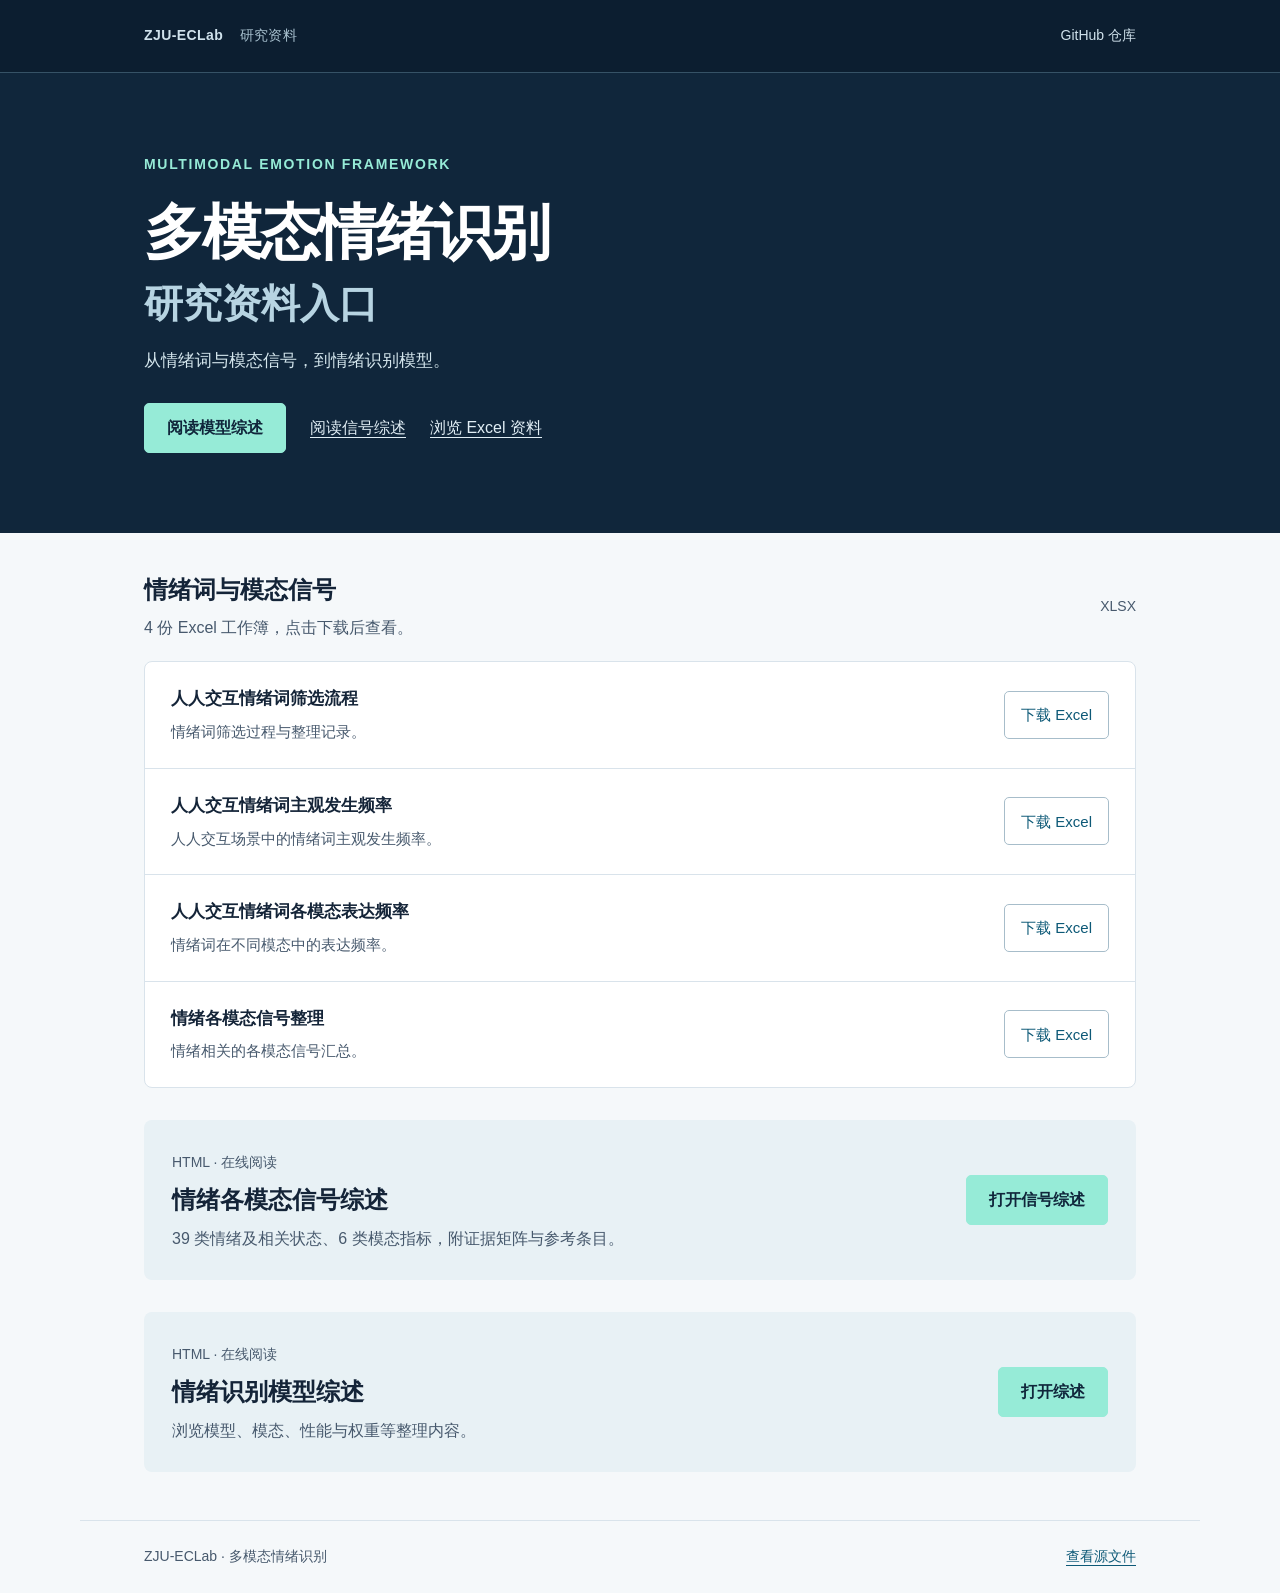
<file: index.html>
<!doctype html>
<html lang="zh-CN">
<head>
<meta charset="utf-8">
<meta name="viewport" content="width=device-width, initial-scale=1">
<meta name="description" content="多模态情绪识别研究资料入口：情绪词筛选、发生与表达频率、模态信号整理及两份在线综述。">
<title>多模态情绪识别 · 研究资料</title>
<link rel="stylesheet" href="assets/site.css">
</head>
<body>
<a class="skip" href="#resources">跳到研究资料</a>
<header class="top"><div class="wrap bar"><a class="brand" href="./">ZJU-ECLab <span>研究资料</span></a><a href="https://github.com/ZJU-ECLab/multimodal-emotion-framework">GitHub 仓库</a></div></header>
<main>
<section class="hero"><div class="wrap">
<p class="eyebrow">MULTIMODAL EMOTION FRAMEWORK</p>
<h1>多模态情绪识别<span>研究资料入口</span></h1>
<p class="intro">从情绪词与模态信号，到情绪识别模型。</p>
<div class="hero-links"><a class="button" href="docs/情绪识别模型综述.html">阅读模型综述</a><a class="text-link" href="docs/情绪各模态信号综述.html">阅读信号综述</a><a class="text-link" href="#resources">浏览 Excel 资料</a></div>
</div></section>
<div class="wrap content">
<section id="resources" aria-labelledby="resources-title">
<div class="section-head"><div><h2 id="resources-title">情绪词与模态信号</h2><p>4 份 Excel 工作簿，点击下载后查看。</p></div><span class="format">XLSX</span></div>
<div class="resources">
<article><div><h3>人人交互情绪词筛选流程</h3><p>情绪词筛选过程与整理记录。</p></div><a class="download" href="docs/人人交互情绪词筛选流程.xlsx" download aria-label="下载人人交互情绪词筛选流程 Excel">下载 Excel</a></article>
<article><div><h3>人人交互情绪词主观发生频率</h3><p>人人交互场景中的情绪词主观发生频率。</p></div><a class="download" href="docs/人人交互情绪词主观发生频率.xlsx" download aria-label="下载人人交互情绪词主观发生频率 Excel">下载 Excel</a></article>
<article><div><h3>人人交互情绪词各模态表达频率</h3><p>情绪词在不同模态中的表达频率。</p></div><a class="download" href="docs/人人交互情绪词各模态表达频率.xlsx" download aria-label="下载人人交互情绪词各模态表达频率 Excel">下载 Excel</a></article>
<article><div><h3>情绪各模态信号整理</h3><p>情绪相关的各模态信号汇总。</p></div><a class="download" href="docs/情绪各模态信号整理.xlsx" download aria-label="下载情绪各模态信号整理 Excel">下载 Excel</a></article>
</div>
</section>
<section class="survey" aria-labelledby="signals-title"><div><span class="format">HTML · 在线阅读</span><h2 id="signals-title">情绪各模态信号综述</h2><p>39 类情绪及相关状态、6 类模态指标，附证据矩阵与参考条目。</p></div><a class="button" href="docs/情绪各模态信号综述.html">打开信号综述</a></section>
<section class="survey" aria-labelledby="survey-title"><div><span class="format">HTML · 在线阅读</span><h2 id="survey-title">情绪识别模型综述</h2><p>浏览模型、模态、性能与权重等整理内容。</p></div><a class="button" href="docs/情绪识别模型综述.html">打开综述</a></section>
</div>
</main>
<footer class="wrap"><p>ZJU-ECLab · 多模态情绪识别</p><a href="https://github.com/ZJU-ECLab/multimodal-emotion-framework/tree/main">查看源文件</a></footer>
</body>
</html>
</file>
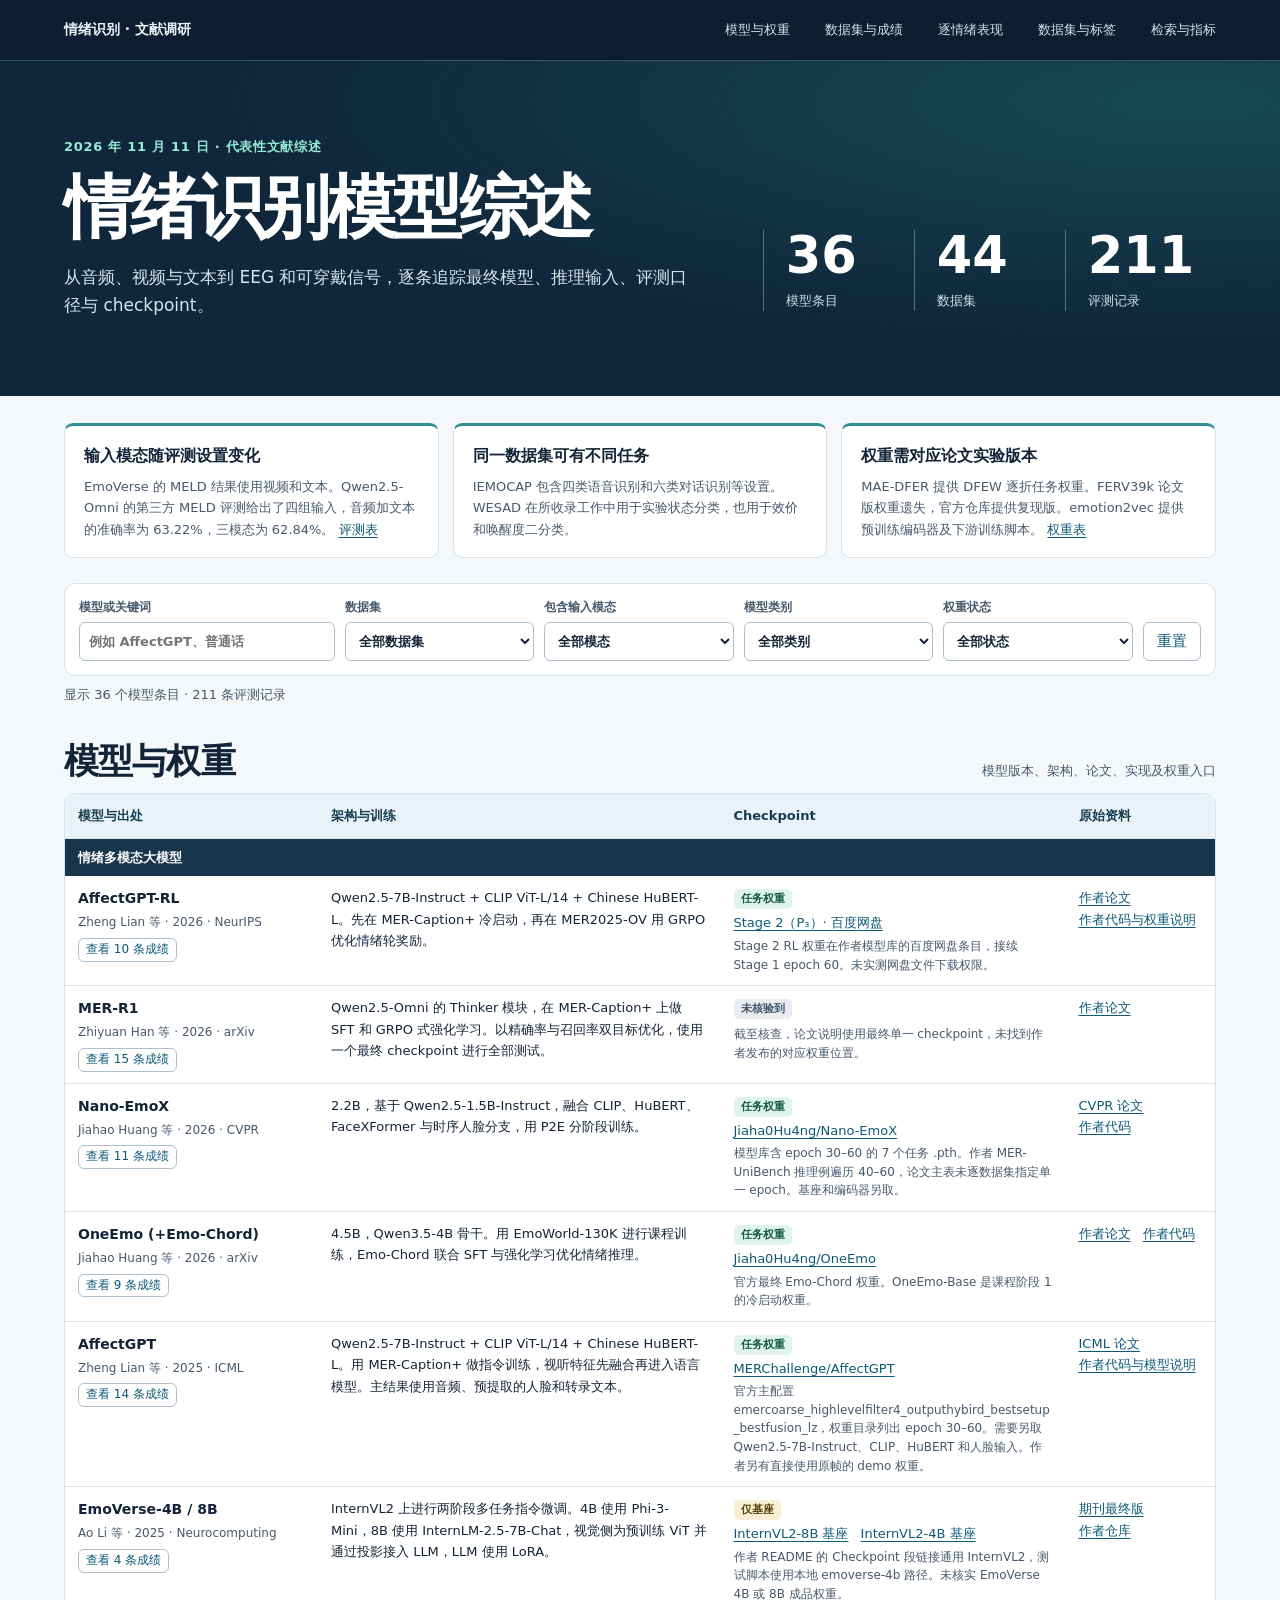
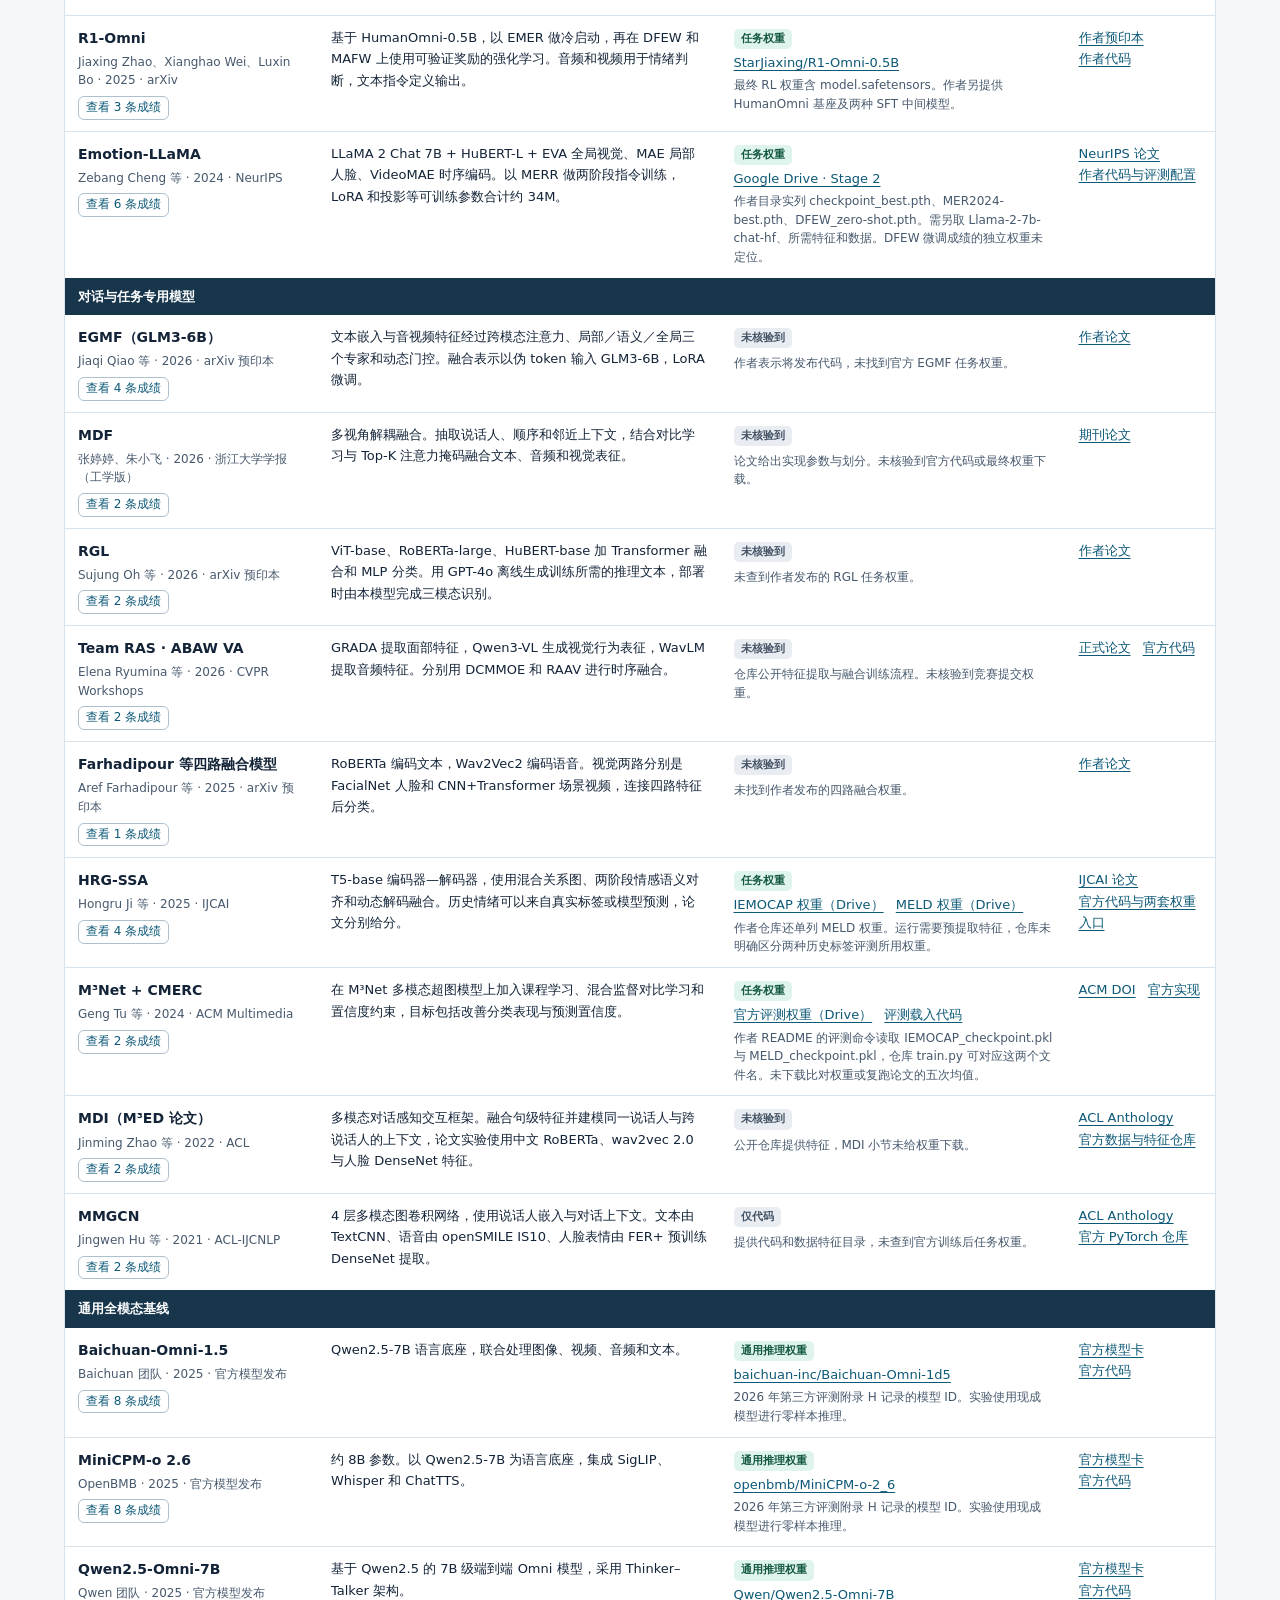
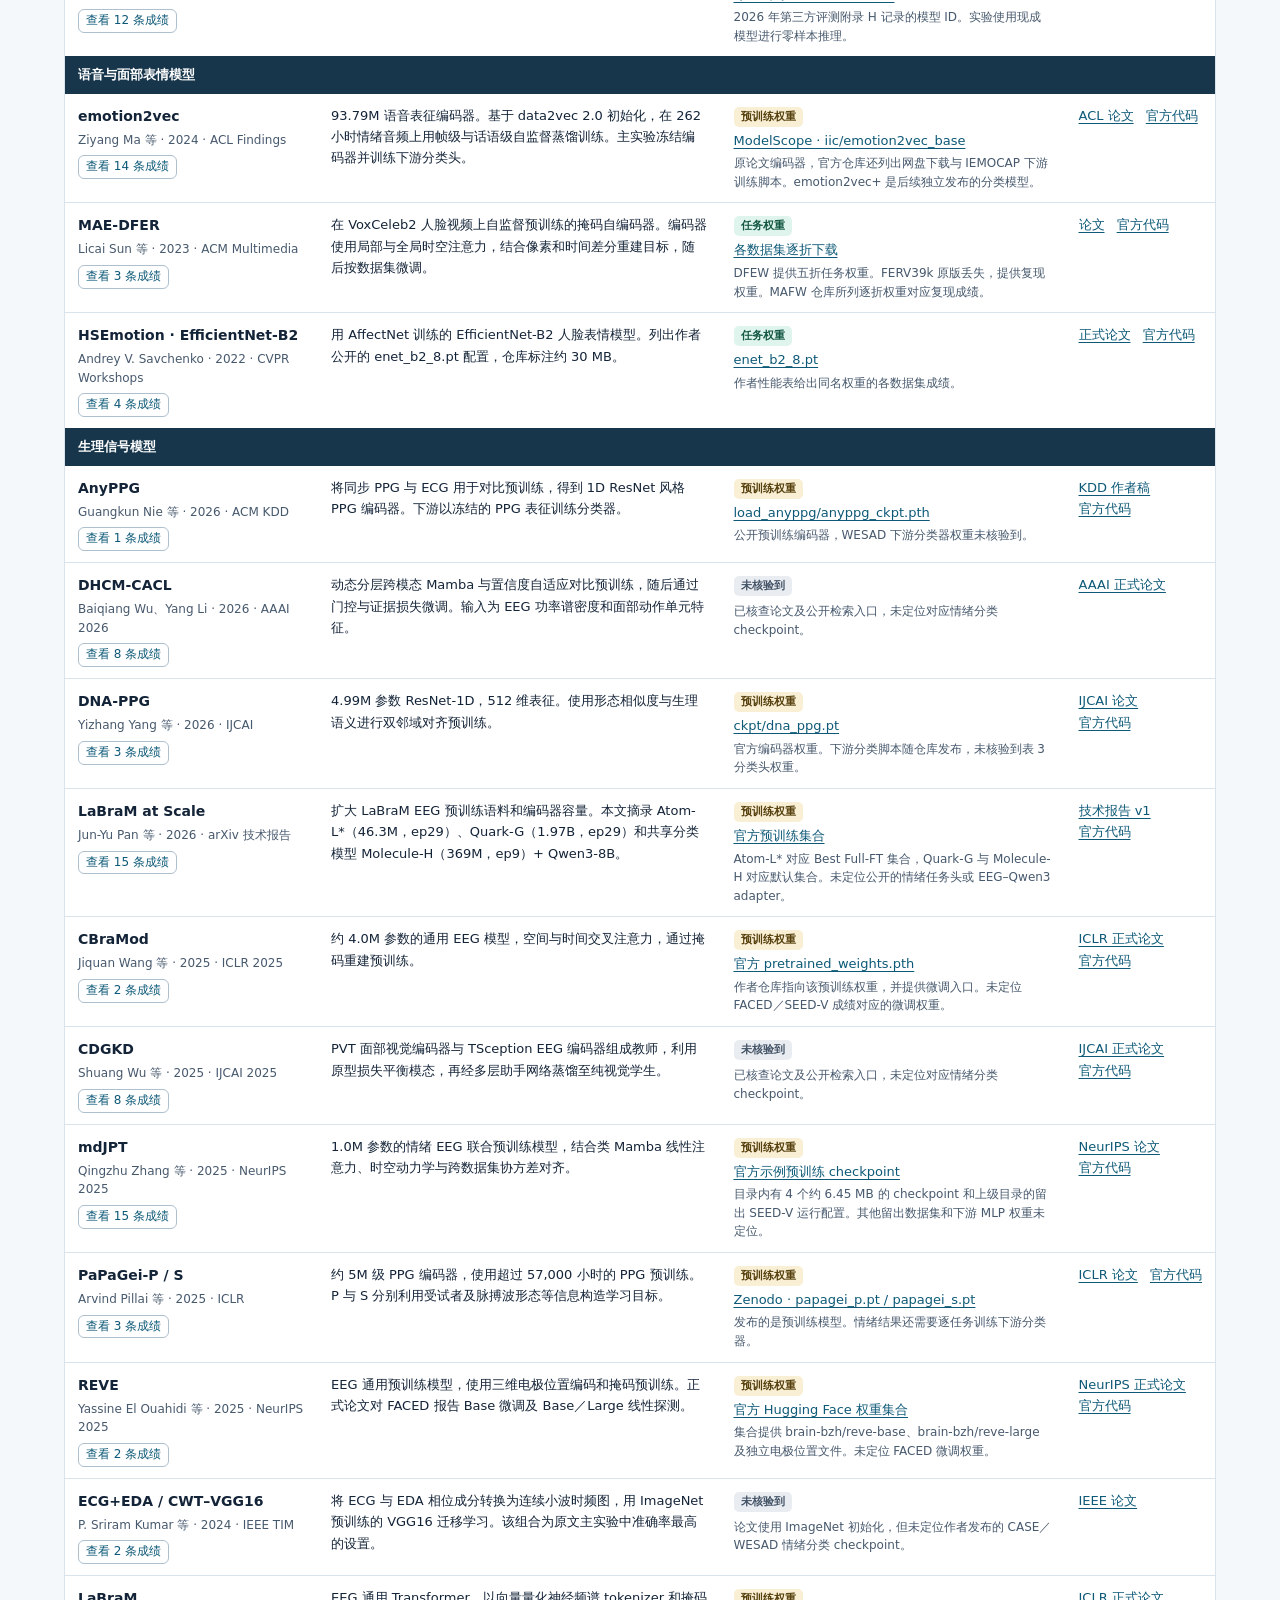
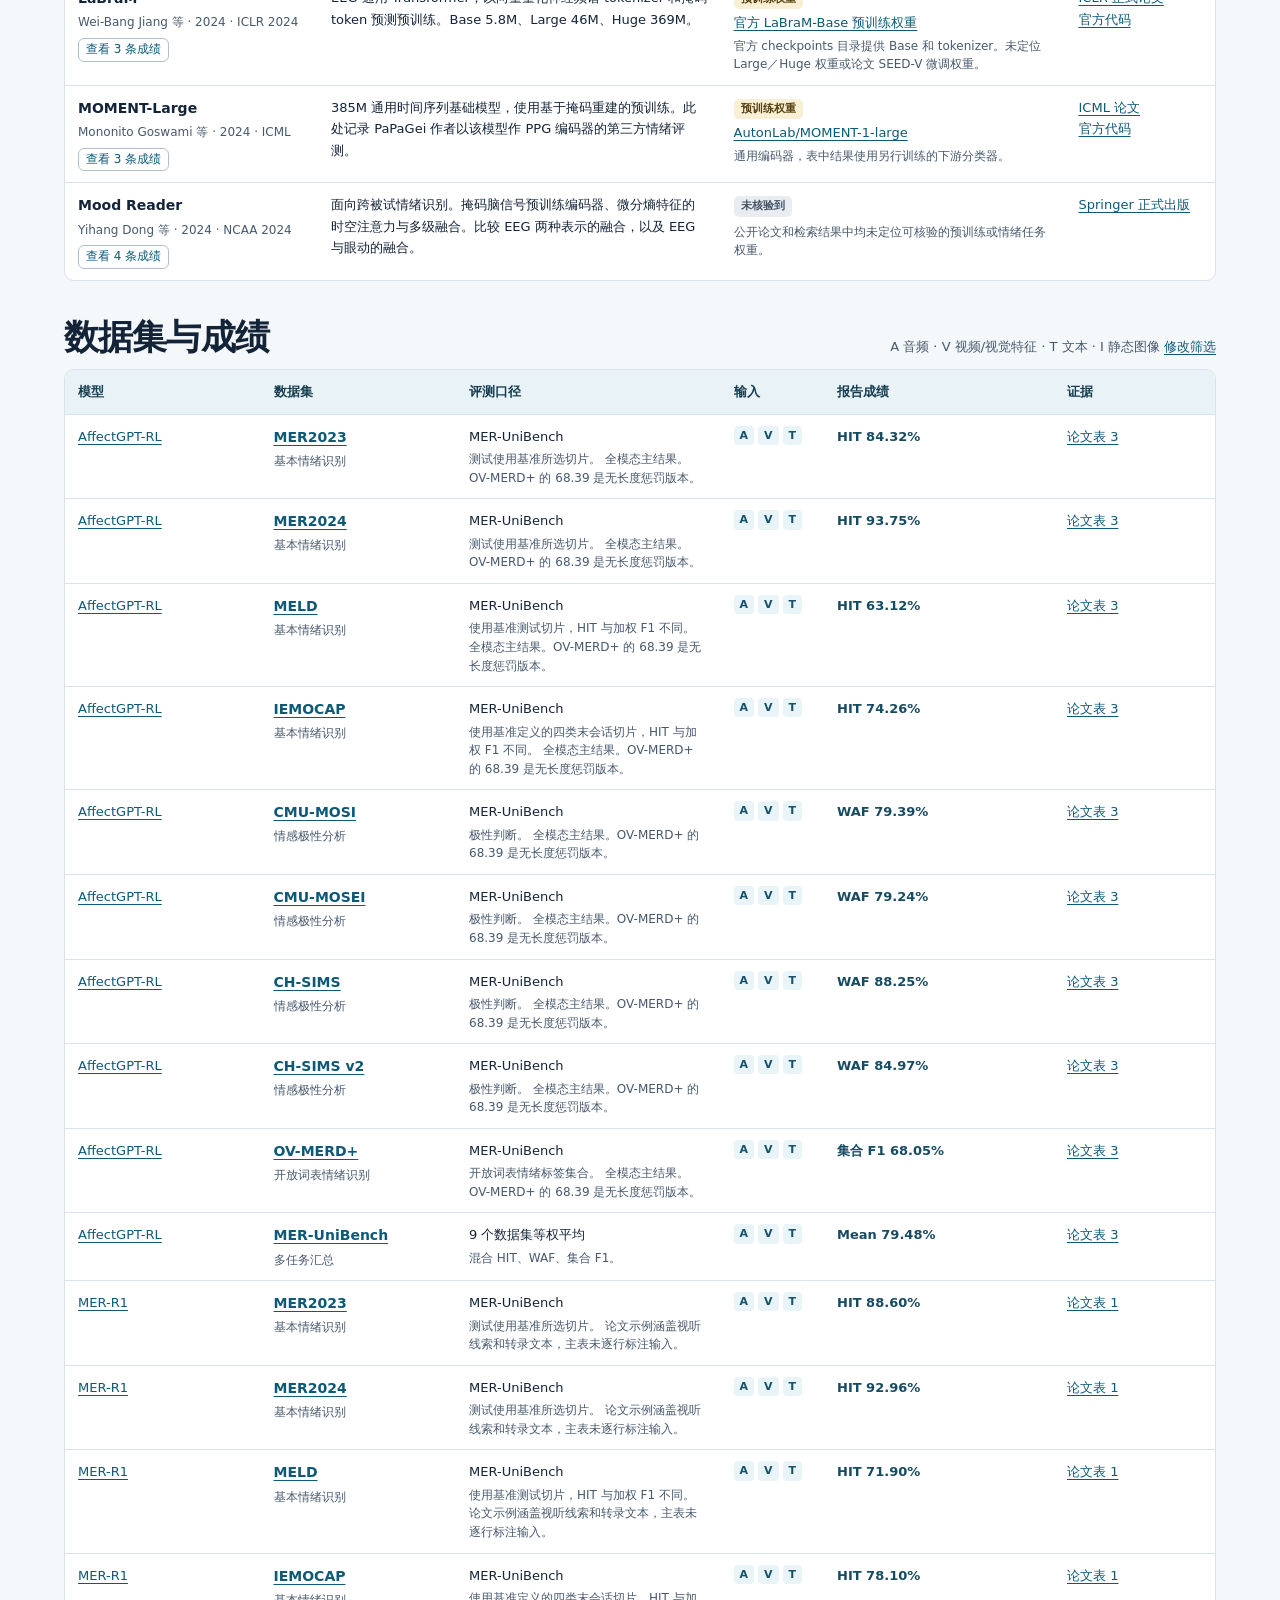
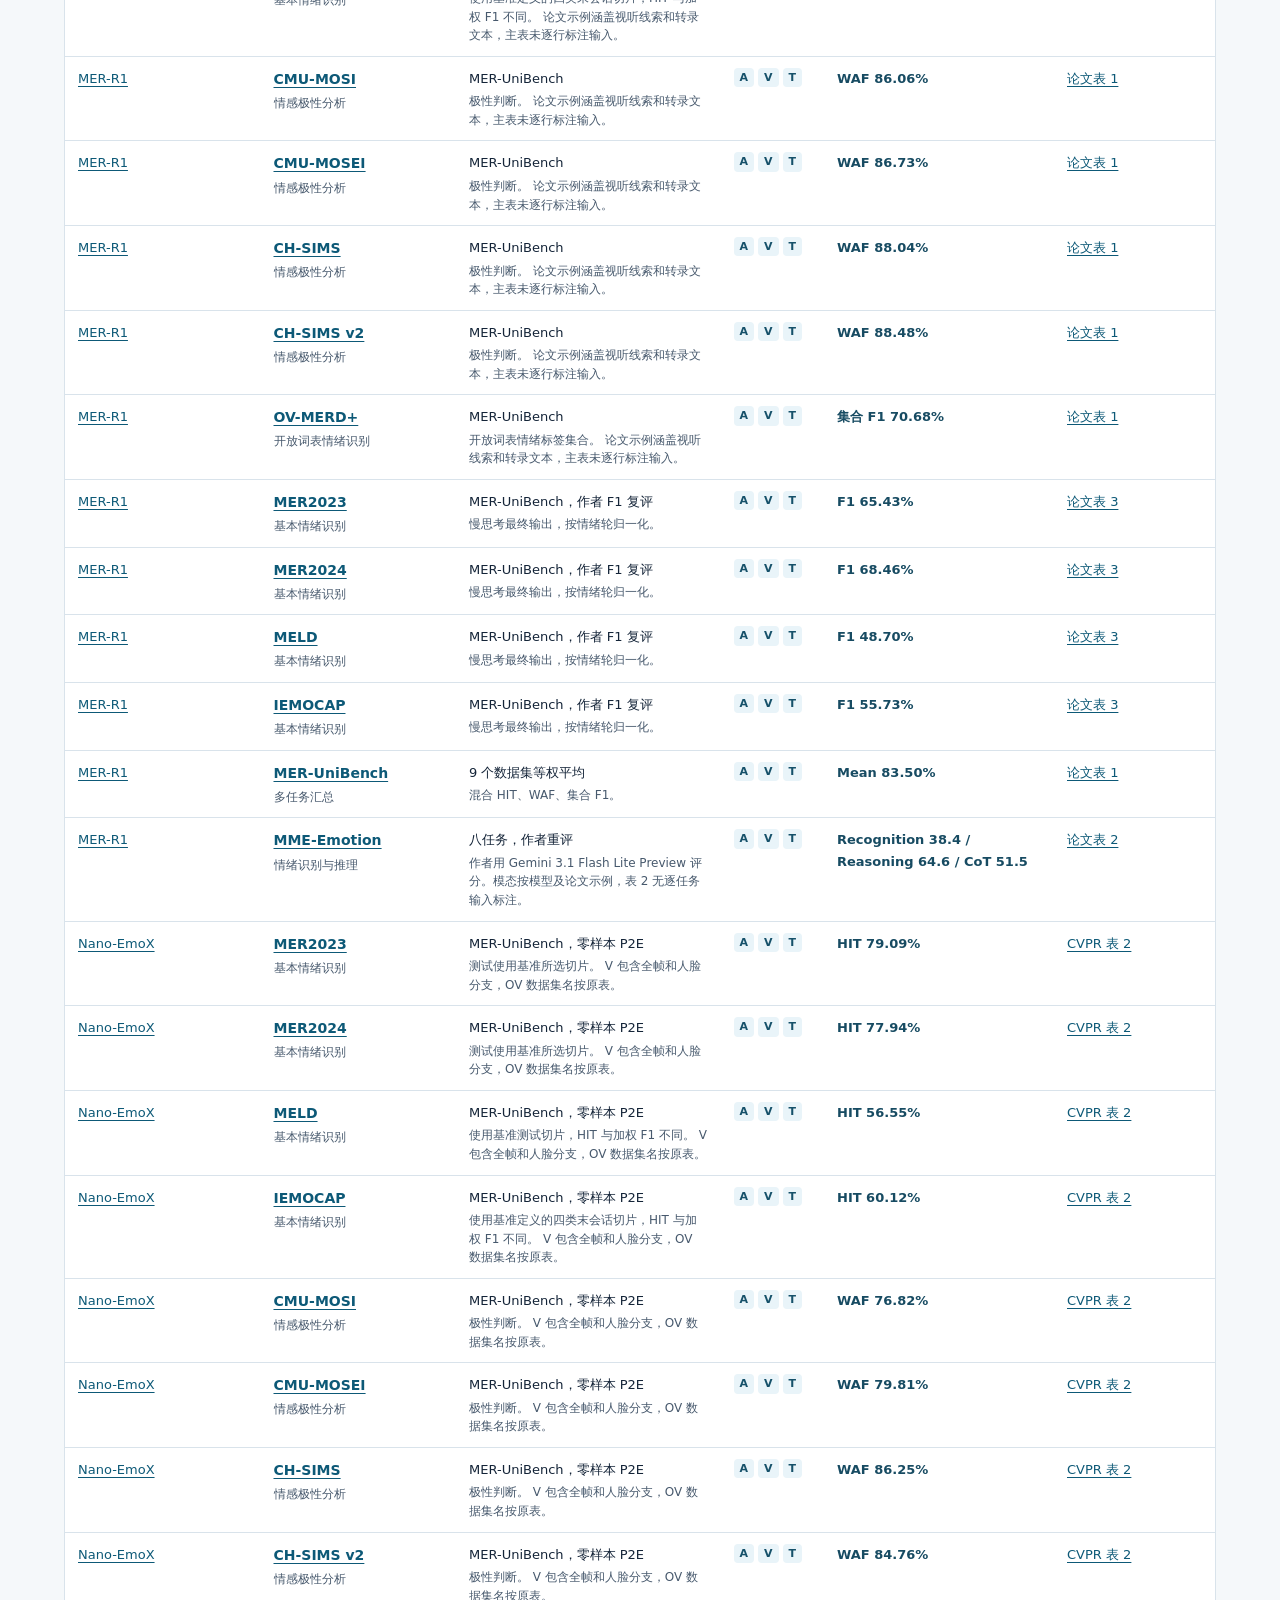
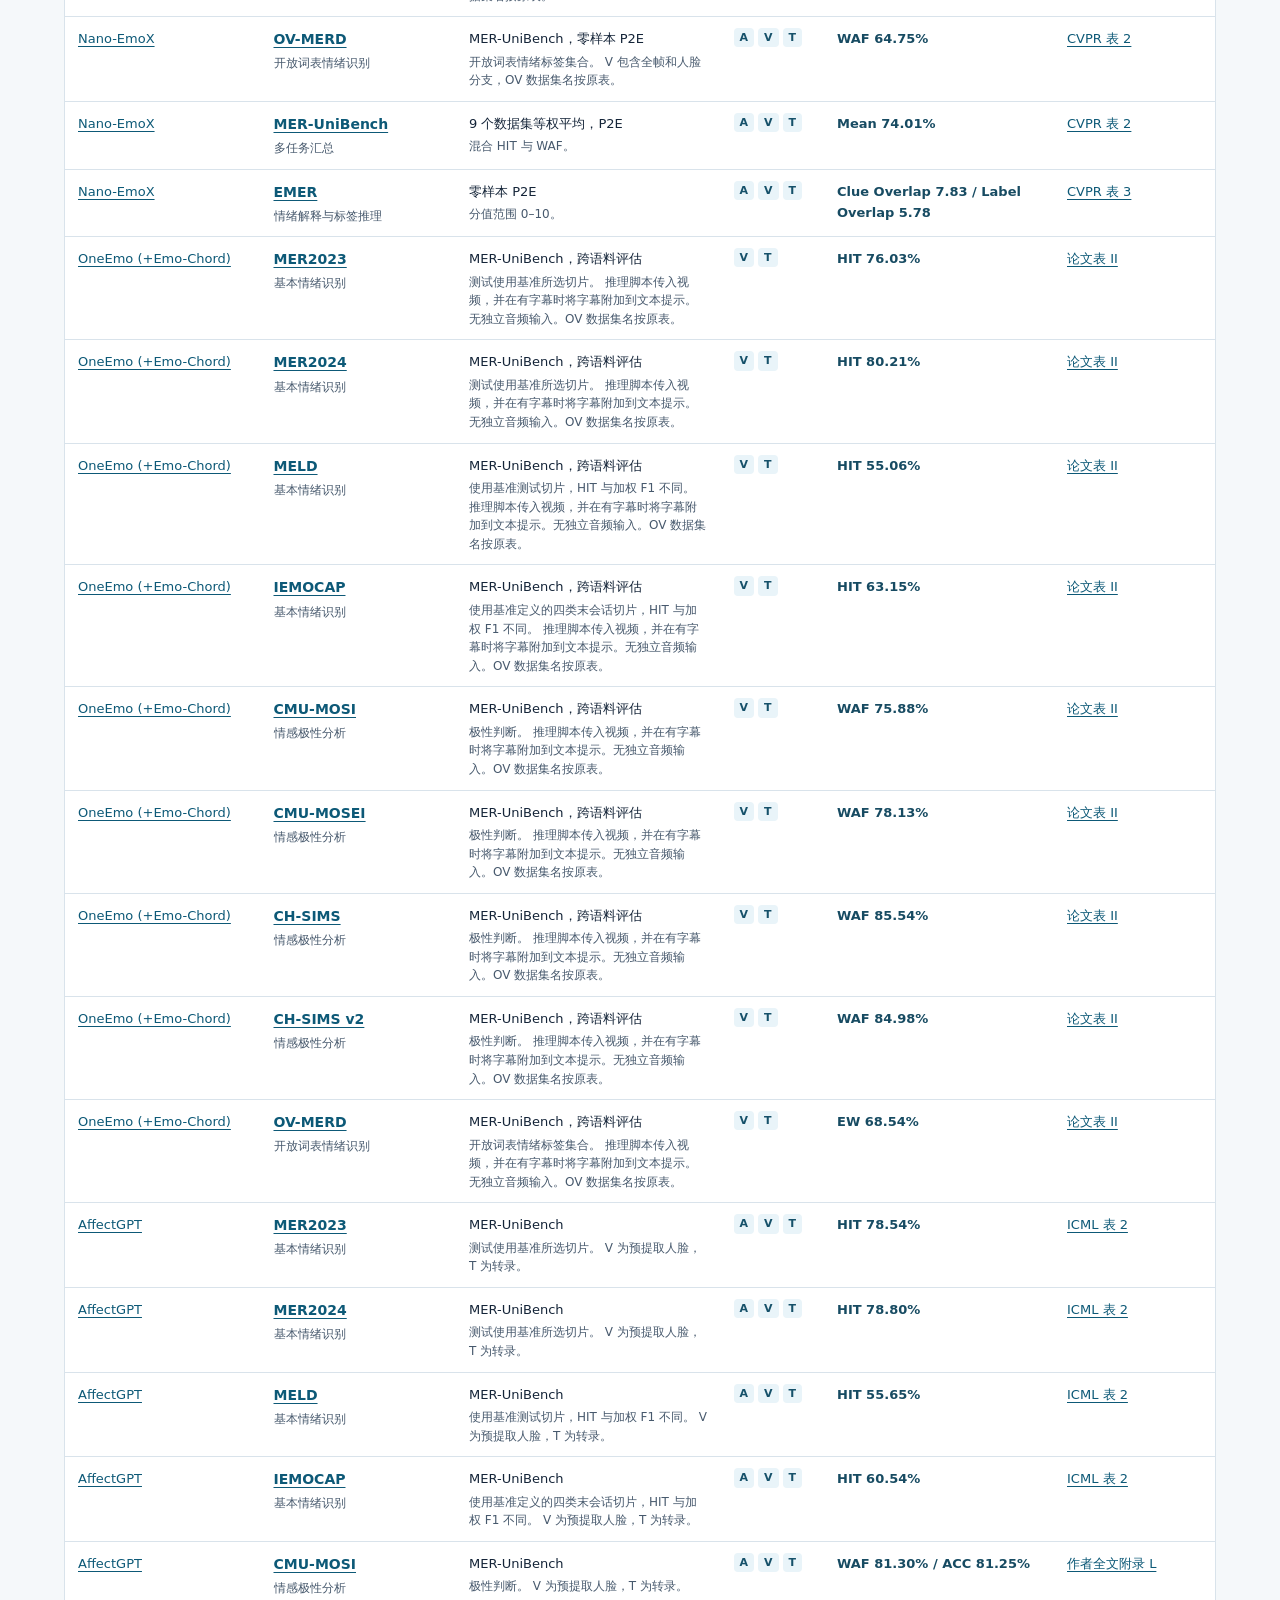
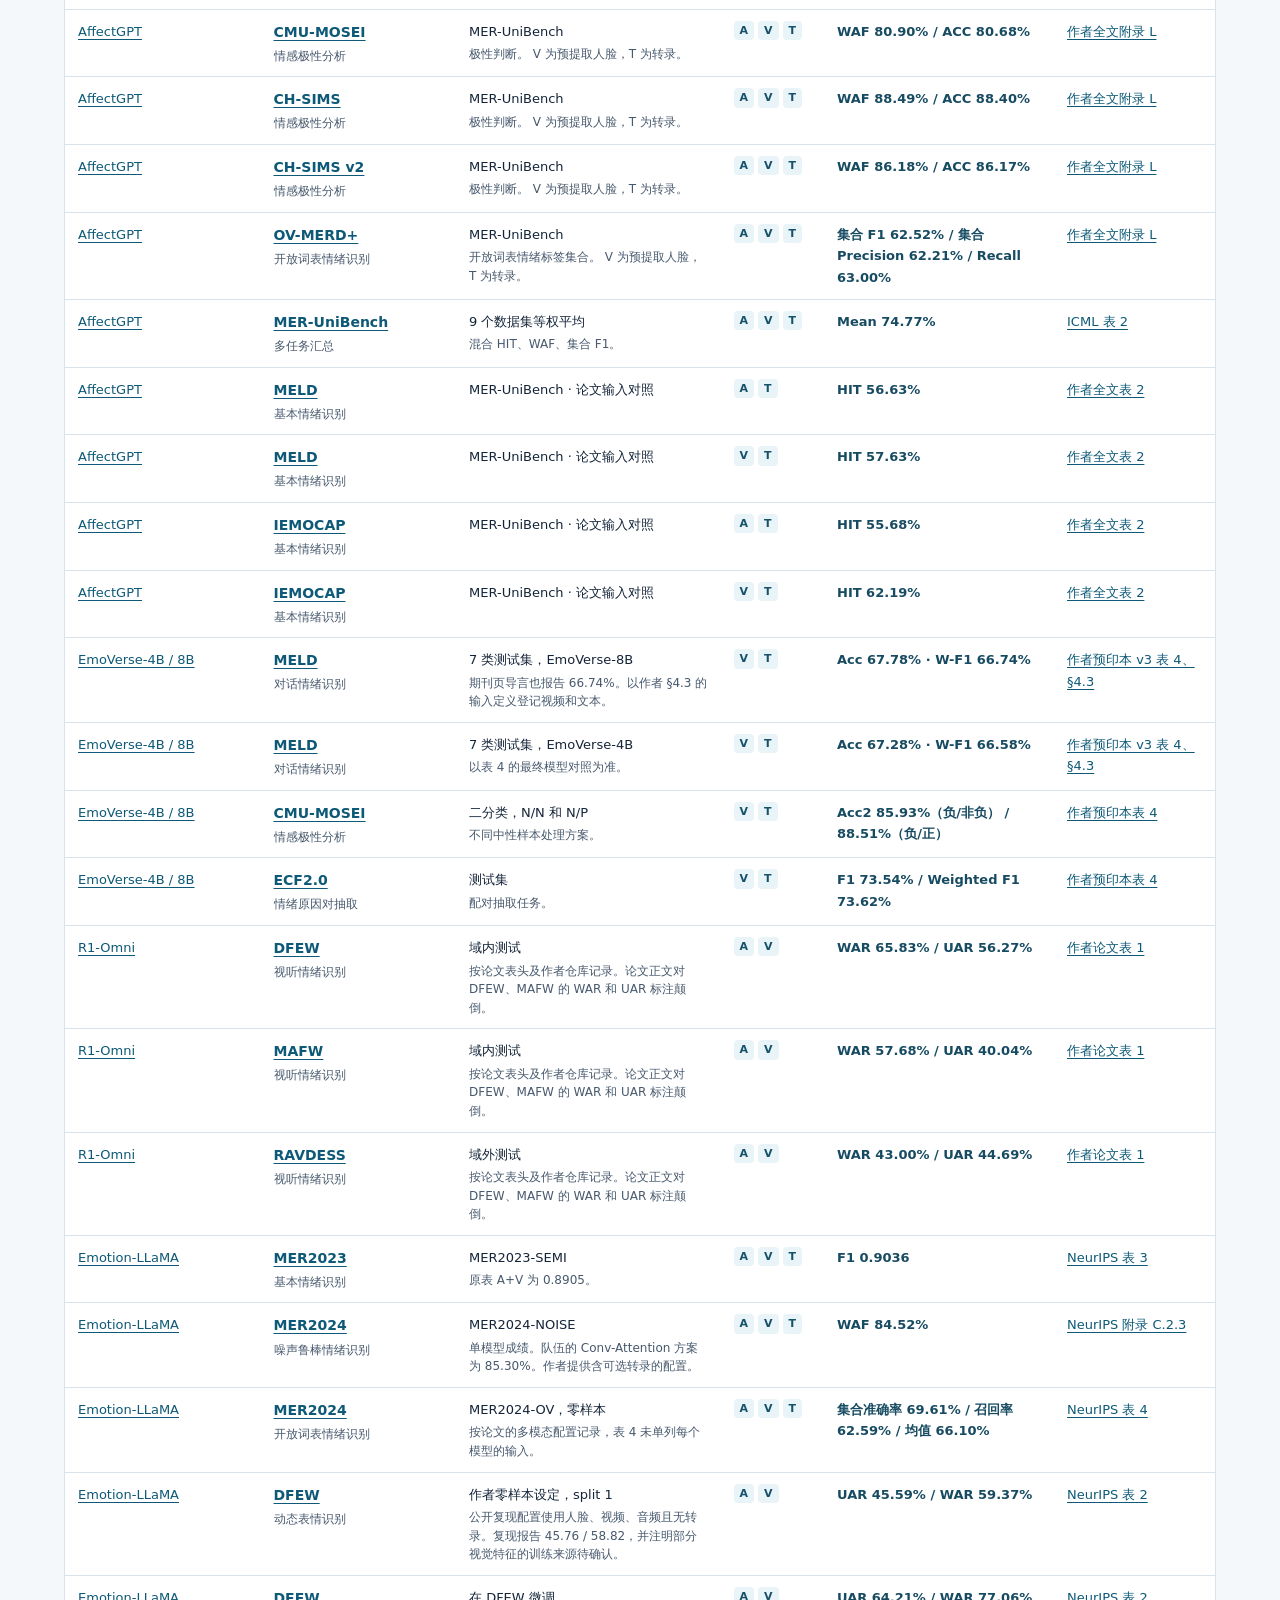
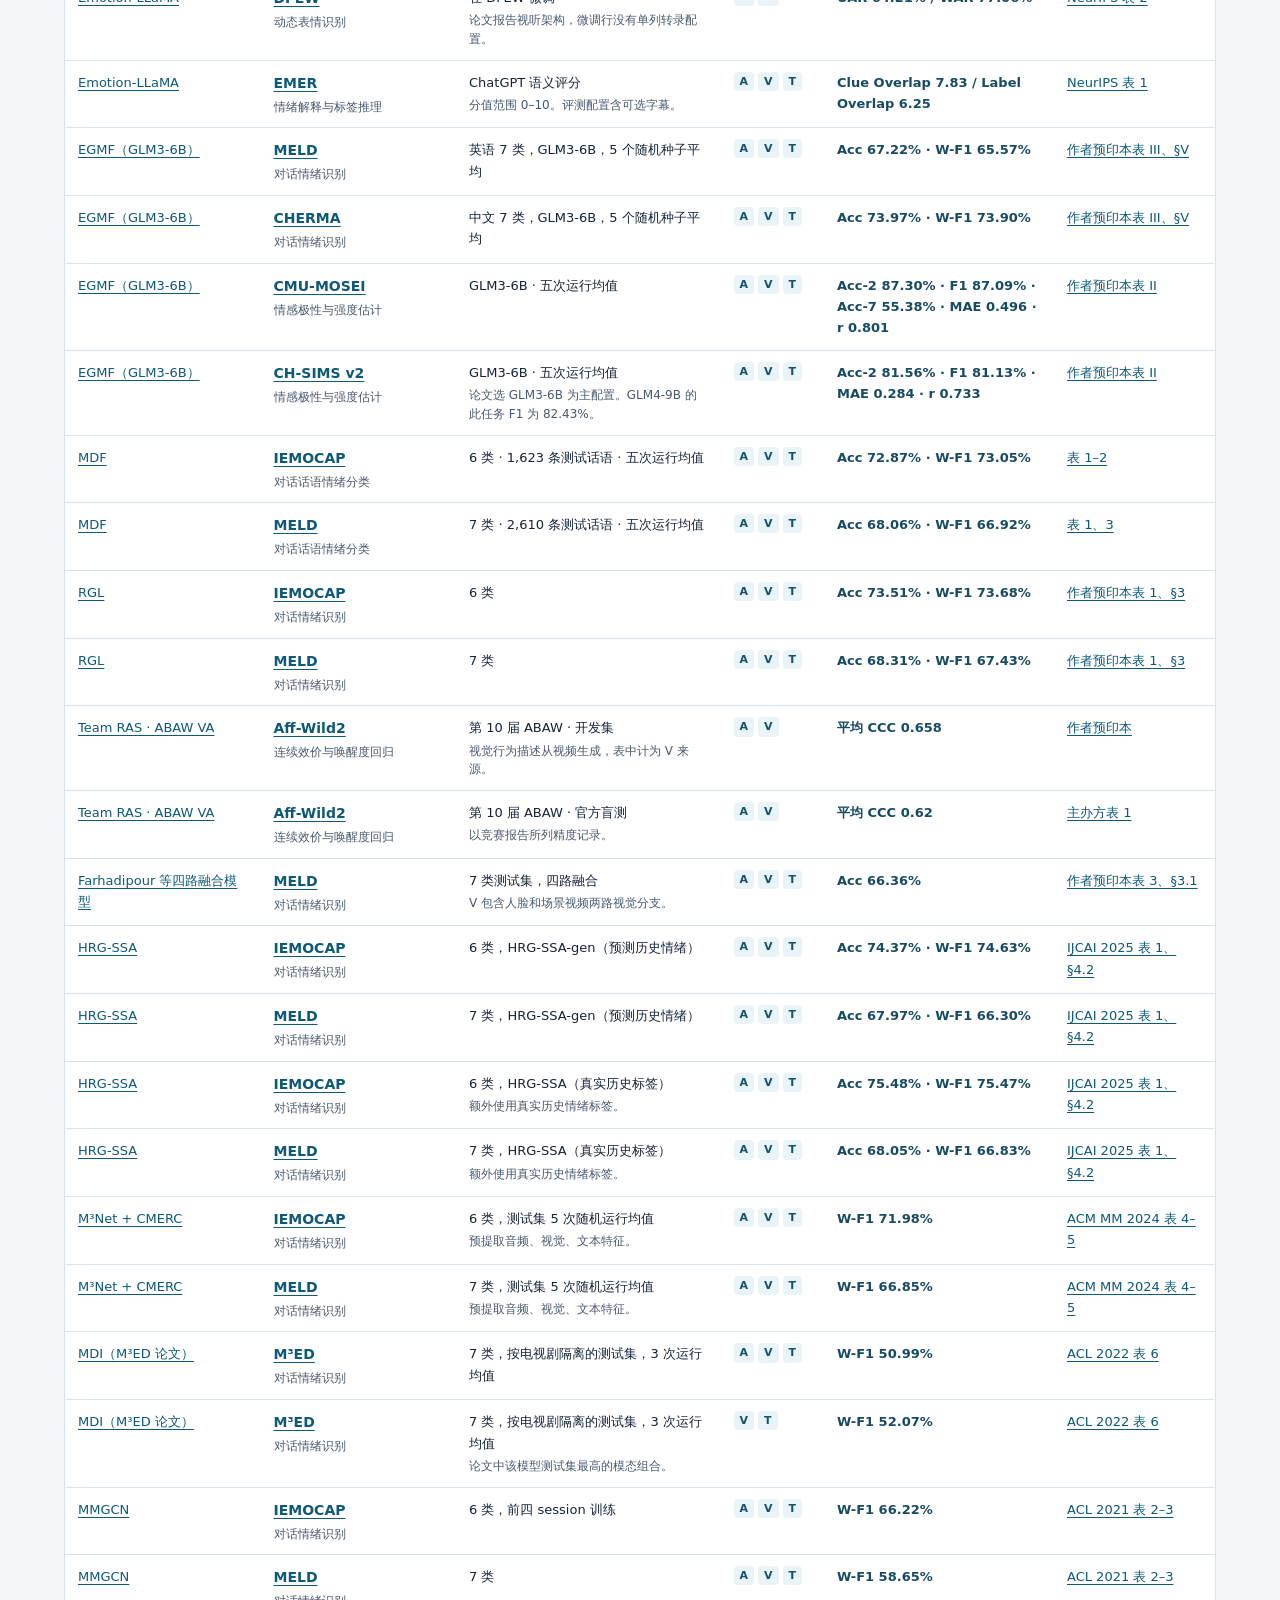
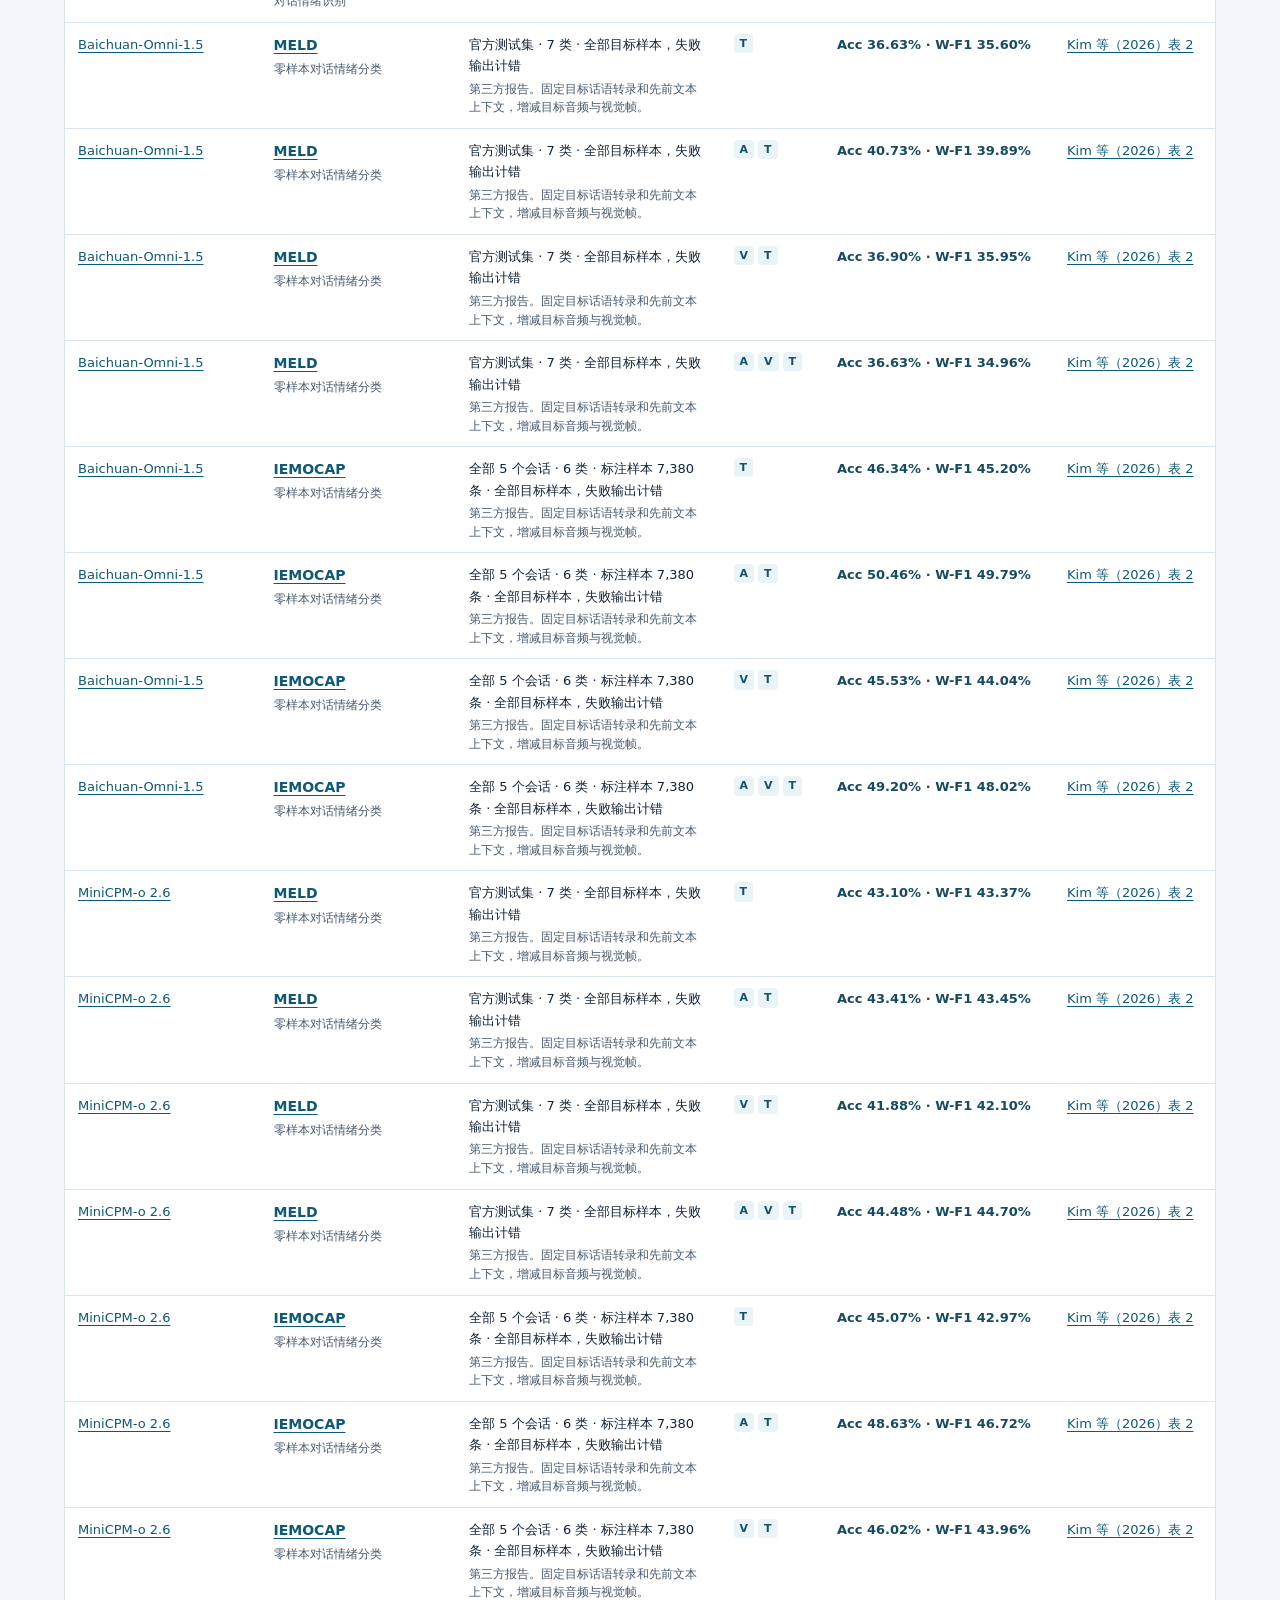
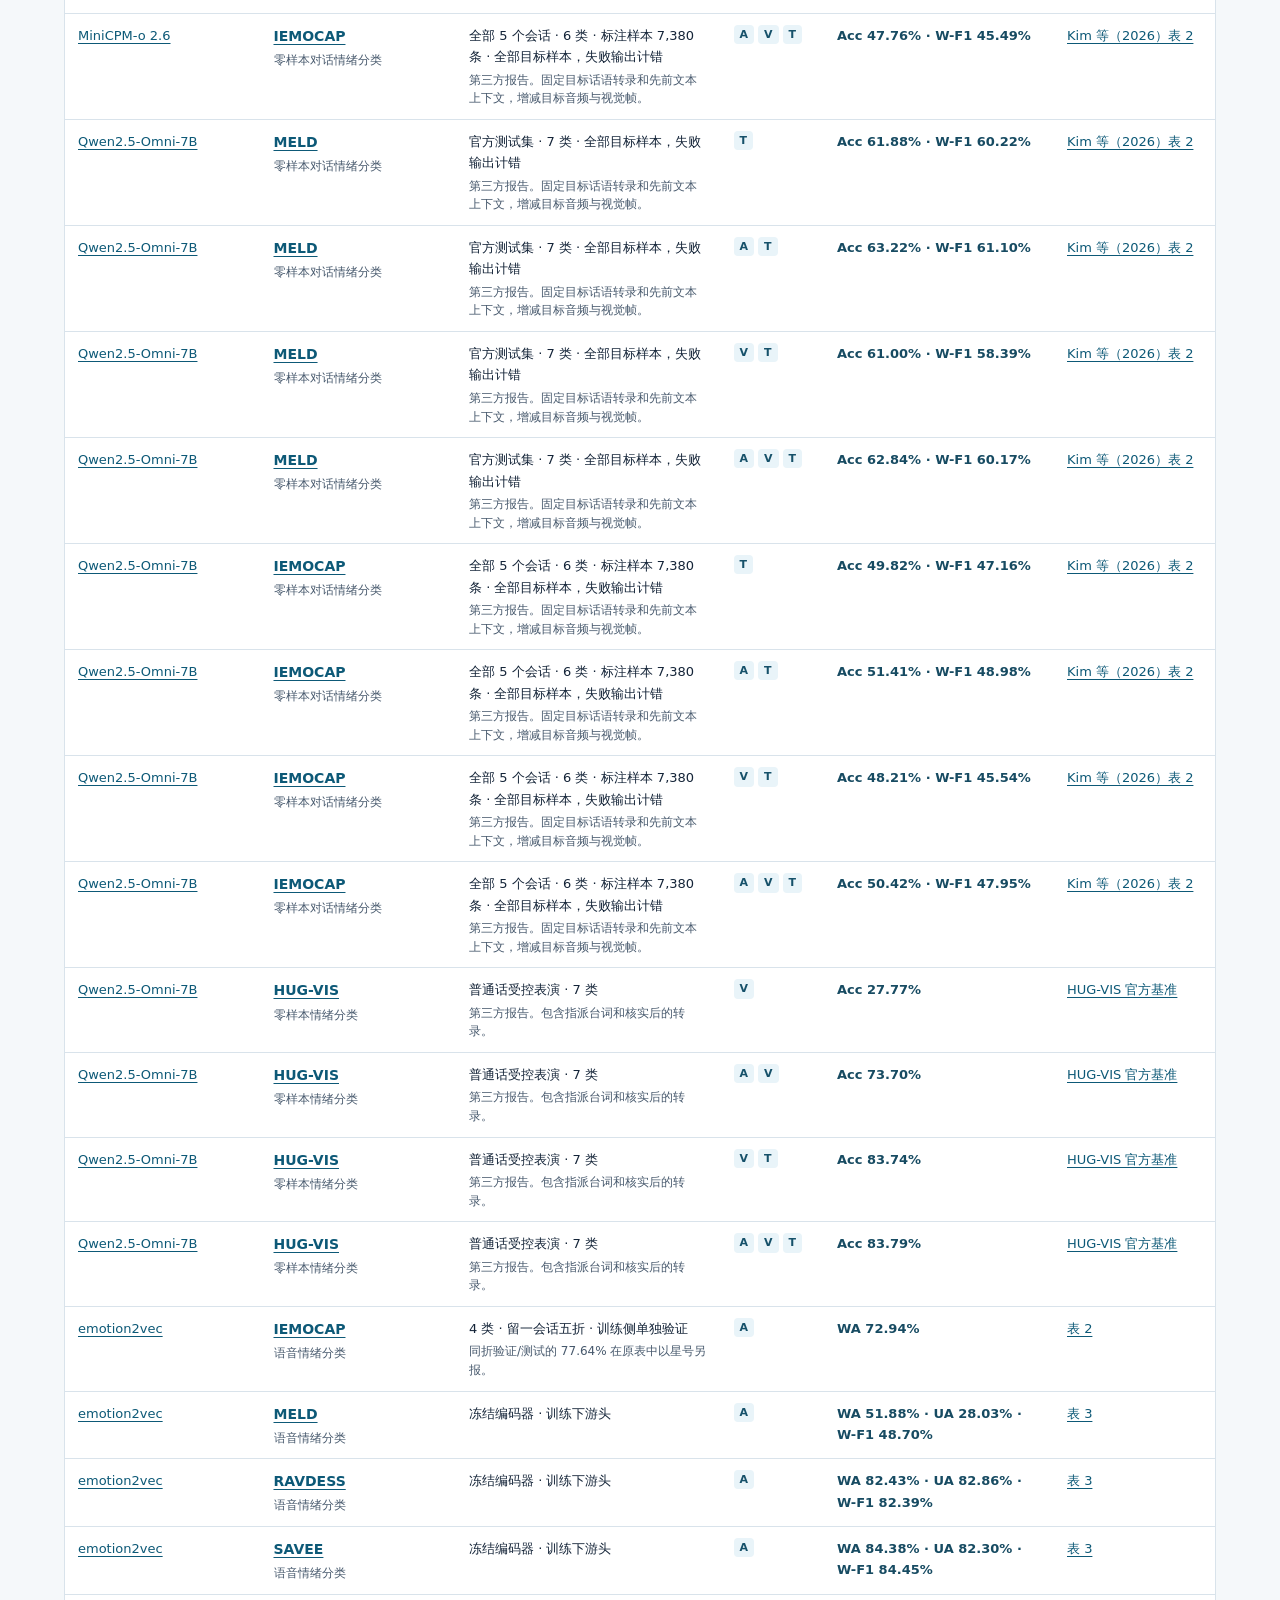
<file: 情绪识别模型综述.html>
<!DOCTYPE html>
<html lang="zh-CN">
<head>
<meta charset="utf-8">
<meta name="viewport" content="width=device-width, initial-scale=1">
<title>情绪识别模型综述 · 模态、性能与权重</title>
<style>
:root{color-scheme:light;--ink:#142438;--muted:#47596d;--line:#d9e3eb;--paper:#fff;--bg:#f5f8fa;--blue:#0d5977;--deep:#10263b;--mint:#96ebd7}
*{box-sizing:border-box}
html{scroll-padding-top:1rem}
body{margin:0;background:var(--bg);color:var(--ink);font:15px/1.65 "Instrument Sans","PingFang SC","Microsoft YaHei",system-ui,sans-serif}
a{color:var(--blue);text-underline-offset:.2em}
a:hover{color:#12405b}
a:focus-visible,button:focus-visible,select:focus-visible,input:focus-visible{outline:3px solid #128fac;outline-offset:3px}
h1,h2,h3,p{margin:0}
.wrap{max-width:1440px;margin:auto;padding-inline:clamp(18px,5vw,74px)}
.top{background:#0c1e30;color:#ebf4fa;border-bottom:1px solid #365266}
.top .wrap{display:flex;align-items:center;justify-content:space-between;gap:14px;min-height:60px;flex-wrap:wrap;padding-block:10px}
.top strong{font-size:14px;font-weight:650}
nav{display:flex;gap:clamp(12px,3vw,35px);flex-wrap:wrap}
nav a{color:#d0e2ec;text-decoration:none;font-size:13px}
nav a:hover{color:white;text-decoration:underline}
.hero{background:radial-gradient(ellipse at 93% 12%,#164953,transparent 57%),var(--deep);color:white;padding-block:clamp(38px,6vw,85px)}
.hero-grid{display:grid;grid-template-columns:minmax(0,1fr) auto;gap:35px;align-items:end}
.date{color:var(--mint);font:650 13px/1.4 system-ui,sans-serif;letter-spacing:.055em}
h1{font-size:clamp(37px,5.4vw,72px);line-height:1.12;letter-spacing:-.047em;margin:13px 0 17px}
.hero p{max-width:630px;color:#d4e6ed;font-size:clamp(14px,1.4vw,17px)}
.metrics{display:grid;grid-template-columns:repeat(3,minmax(65px,1fr));gap:0;margin:0;padding-block:8px}
.metrics div{border-left:1px solid #547481;padding-inline:clamp(12px,1.7vw,25px)}
.metrics dt{font-size:13px;color:#cee1e8}
.metrics dd{font-size:clamp(29px,4vw,51px);margin:0;font-variant-numeric:tabular-nums;font-weight:720;line-height:1.02;margin-bottom:8px}
main{padding-block:25px 65px}
.findings{display:grid;grid-template-columns:repeat(3,minmax(0,1fr));gap:14px;margin-top:2px}
.findings article{background:white;border:1px solid var(--line);border-top:3px solid #318e95;border-radius:9px;padding:17px 19px}
.findings h3{font-size:16px;margin-bottom:6px}
.findings p{color:var(--muted);font-size:13px}
section.block{margin-top:36px;scroll-margin-top:14px}
.section-head{display:flex;justify-content:space-between;gap:12px;align-items:end;flex-wrap:wrap;margin-bottom:12px}
h2{font-size:clamp(24px,3vw,35px);line-height:1.15;letter-spacing:-.025em}
.section-head p,.muted{color:var(--muted);font-size:13px}
.controls{display:grid;grid-template-columns:1.35fr repeat(4,minmax(135px,1fr)) auto;align-items:end;gap:10px;background:white;border:1px solid var(--line);border-radius:11px;padding:14px;margin-block:25px 0}
label{display:grid;gap:4px;color:var(--muted);font-size:12px;font-weight:650}
input,select,button{font:inherit}
input,select{width:100%;min-width:0;border:1px solid #aebfcd;border-radius:6px;padding:6px 9px;color:var(--ink);background:white;height:39px;font-size:13px}
button{border:1px solid #aebfcd;border-radius:6px;min-height:39px;padding:6px 13px;color:var(--blue);background:white;cursor:pointer}
button:hover{background:#edf7fa}
.filter-summary{margin-top:8px;color:var(--muted);font-size:13px}
.table-wrap{background:white;border:1px solid var(--line);border-radius:10px;overflow-x:auto}
table{width:100%;border-collapse:collapse;min-width:900px;table-layout:fixed}
th{text-align:left;background:#e9f2f6;color:#163e50;font-size:13px;vertical-align:bottom}
th,td{padding:11px 13px;border-bottom:1px solid var(--line)}
td{vertical-align:top;font-size:13px;overflow-wrap:anywhere}
tr:last-child td{border-bottom:0}
tbody tr:hover{background:#f2f9fb}
.group-row th{background:#17364c;color:white;padding-block:8px;border:0;font-size:13px}
.primary{display:block;font-size:14px;font-weight:720;color:var(--ink)}
.sub{display:block;font-size:12px;line-height:1.55;color:var(--muted);margin-top:3px}
.pills{display:flex;flex-wrap:wrap;gap:4px}
.pill{display:inline-block;padding:0 6px;border-radius:4px;background:#e9f4f9;color:#16516a;font-size:11px;font-weight:700;line-height:1.75}
.pill.phys{background:#def4eb;color:#165c4f}
.status{display:inline-block;font-size:11px;font-weight:700;padding:1px 7px;border-radius:5px;color:#56400e;background:#f9efd5;margin-bottom:3px}
.status.ready{background:#dff4ec;color:#135742}
.status.missing{background:#e9edf2;color:#425164}
.links a{display:inline-block;margin-right:8px}
.links a:last-child{margin-right:0}
.ckpt a{display:inline-block}
.score{font-weight:690;font-variant-numeric:tabular-nums;color:#174b62}
.model-filter{font-size:12px;min-height:0;padding:1px 7px;margin-top:6px}
.empty{padding:20px;color:var(--muted)}
.notes{display:grid;grid-template-columns:repeat(2,minmax(0,1fr));gap:14px}
.notes article{padding:18px 20px;background:white;border:1px solid var(--line);border-radius:9px}
.notes h3{font-size:16px;margin-bottom:6px}
.notes p,.notes li{color:var(--muted);font-size:14px}
.notes p+p{margin-top:8px}
.notes ul{padding-left:1.2em;margin:4px 0 0}
footer{border-top:1px solid var(--line);padding-block:18px;color:var(--muted);font-size:12px}
[hidden]{display:none!important}
@media(max-width:1110px){.controls{grid-template-columns:repeat(3,minmax(0,1fr))}}
@media(max-width:750px){.hero-grid,.findings,.notes{grid-template-columns:1fr}.hero-grid{gap:20px}.metrics{max-width:460px}.controls{grid-template-columns:repeat(2,minmax(0,1fr))}.top .wrap{align-items:start}.section-head{align-items:start}.findings{gap:8px}}
@media(prefers-reduced-motion:reduce){*{scroll-behavior:auto!important}}
@media print{body{background:white}.wrap{padding:0}.top, .controls, .filter-summary, .model-filter,footer{display:none}.hero{background:white;color:black;padding:0 0 1em}.date,.hero p,.metrics dt{color:#37465a}.findings,.notes{gap:6px}.table-wrap{overflow:visible}table{min-width:0}th,td{padding:4px;font-size:8pt}tr{break-inside:avoid}.group-row th{color:black;background:#ddd}}

.dataset-intro{color:var(--muted);font-size:14px;max-width:850px}
.dataset-controls{display:grid;grid-template-columns:minmax(0,2fr) minmax(0,1fr) auto;align-items:end;gap:10px;background:white;border:1px solid var(--line);border-radius:11px;padding:14px;margin-top:13px}
.dataset-group{margin-top:22px}
.dataset-group>h3{font-size:16px;color:#1b4d62;margin-bottom:9px}
.dataset-grid{display:grid;grid-template-columns:repeat(3,minmax(0,1fr));gap:12px;align-items:start}
.dataset-card{background:var(--paper);border:1px solid var(--line);border-radius:9px;padding:15px 16px;overflow-wrap:anywhere;scroll-margin-top:12px}
.dataset-card:target{border-color:#318e95;box-shadow:0 0 0 2px #d0edf0}
.dataset-card h4{margin:0 0 4px;font-size:17px;line-height:1.3}
.dataset-card p,.dataset-card dd{font-size:13px;color:var(--muted);line-height:1.6}
.dataset-card dl{margin:9px 0 11px}
.dataset-card dl>div{margin-top:6px}
.dataset-card dt{font-size:12px;font-weight:720;color:#183f52}
.dataset-card dd{margin:1px 0 0}
.dataset-card-links{display:flex;align-items:baseline;justify-content:space-between;gap:6px 12px;flex-wrap:wrap;border-top:1px solid var(--line);padding-top:8px;font-size:12px}
.dataset-scores{white-space:nowrap}
a.dataset-name{color:var(--blue)}
@media(max-width:1000px){.dataset-grid{grid-template-columns:repeat(2,minmax(0,1fr))}}
@media(max-width:600px){.dataset-grid{grid-template-columns:minmax(0,1fr)}.dataset-controls{grid-template-columns:minmax(0,1fr) auto}.dataset-controls>label:first-child{grid-column:1/-1}}
@media print{.dataset-controls,#dataset-count,.dataset-scores{display:none}.dataset-grid{grid-template-columns:repeat(2,minmax(0,1fr))}.dataset-card{break-inside:avoid}}
.perclass-intro{color:var(--muted);font-size:14px;max-width:920px}
.perclass-controls{display:grid;grid-template-columns:1.5fr repeat(3,minmax(125px,1fr)) auto;align-items:end;gap:10px;background:var(--paper);border:1px solid var(--line);border-radius:11px;padding:14px;margin-top:13px}
.perclass-table{min-width:870px}
.emotion-scores{display:flex;gap:5px 7px;flex-wrap:wrap}
.emotion-score{display:inline-flex;align-items:baseline;gap:5px;background:#edf5f8;border-radius:4px;padding:2px 6px;font-size:12px;color:#1d4153;white-space:nowrap}
.emotion-score strong{font-variant-numeric:tabular-nums}
.perclass-secondary-source{display:block;margin-top:4px}
.perclass-audit{margin-top:12px;border:1px solid var(--line);border-radius:8px;background:white;padding:10px 14px;color:var(--muted);font-size:13px}
.perclass-audit summary{cursor:pointer;font-weight:650;color:var(--blue)}
.perclass-audit p{margin-top:7px}
.perclass-audit ul{display:grid;grid-template-columns:repeat(3,minmax(0,1fr));gap:8px 18px;padding-left:17px}
@media(max-width:830px){.perclass-controls{grid-template-columns:repeat(2,minmax(0,1fr))}.perclass-audit ul{grid-template-columns:repeat(2,minmax(0,1fr))}}
@media(max-width:540px){.perclass-audit ul{grid-template-columns:minmax(0,1fr)}}
@media print{.perclass-controls,#perclass-count{display:none}.perclass-table{min-width:0}}
</style>
</head>
<body>
<header class="top"><div class="wrap"><strong>情绪识别 · 文献调研</strong><nav aria-label="章节"><a href="#models">模型与权重</a><a href="#results">数据集与成绩</a><a href="#per-emotion">逐情绪表现</a><a href="#datasets">数据集与标签</a><a href="#methods">检索与指标</a></nav></div></header>
<div class="hero"><div class="wrap hero-grid"><div>
<div class="date">2026 年 11 月 11 日 · 代表性文献综述</div>
<h1>情绪识别模型综述</h1>
<p>从音频、视频与文本到 EEG 和可穿戴信号，逐条追踪最终模型、推理输入、评测口径与 checkpoint。</p>
</div><dl class="metrics">
<div><dd>36</dd><dt>模型条目</dt></div><div><dd>44</dd><dt>数据集</dt></div><div><dd>211</dd><dt>评测记录</dt></div>
</dl></div></div>
<main class="wrap">
<div class="findings">
<article><h3>输入模态随评测设置变化</h3><p>EmoVerse 的 MELD 结果使用视频和文本。Qwen2.5-Omni 的第三方 MELD 评测给出了四组输入，音频加文本的准确率为 63.22%，三模态为 62.84%。 <a href="https://arxiv.org/html/2611.11987v1#S4.T2">评测表</a></p></article>
<article><h3>同一数据集可有不同任务</h3><p>IEMOCAP 包含四类语音识别和六类对话识别等设置。WESAD 在所收录工作中用于实验状态分类，也用于效价和唤醒度二分类。</p></article>
<article><h3>权重需对应论文实验版本</h3><p>MAE-DFER 提供 DFEW 逐折任务权重。FERV39k 论文版权重遗失，官方仓库提供复现版。emotion2vec 提供预训练编码器及下游训练脚本。 <a href="https://github.com/sunlicai/MAE-DFER#-fine-tuning-with-pre-trained-models">权重表</a></p></article>
</div>
<form class="controls" id="filters" hidden>
<label>模型或关键词<input type="search" id="query" placeholder="例如 AffectGPT、普通话"></label>
<label>数据集<select id="dataset"><option value="">全部数据集</option><option value="AESD">AESD</option><option value="AFEW">AFEW</option><option value="Aff-Wild2">Aff-Wild2</option><option value="AffectNet">AffectNet</option><option value="CAFE">CAFE</option><option value="CASE">CASE</option><option value="CH-SIMS">CH-SIMS</option><option value="CH-SIMS v2">CH-SIMS v2</option><option value="CHERMA">CHERMA</option><option value="CMU-MOSEI">CMU-MOSEI</option><option value="CMU-MOSI">CMU-MOSI</option><option value="DEAP">DEAP</option><option value="DFEW">DFEW</option><option value="ECF2.0">ECF2.0</option><option value="ECSMP">ECSMP</option><option value="EMER">EMER</option><option value="EmoDB">EmoDB</option><option value="EMOVO">EMOVO</option><option value="FACED">FACED</option><option value="FERV39k">FERV39k</option><option value="HUG-VIS">HUG-VIS</option><option value="IEMOCAP">IEMOCAP</option><option value="MAFW">MAFW</option><option value="MAHNOB-HCI">MAHNOB-HCI</option><option value="MELD">MELD</option><option value="MER2023">MER2023</option><option value="MER2024">MER2024</option><option value="MME-Emotion">MME-Emotion</option><option value="M³ED">M³ED</option><option value="OV-MERD">OV-MERD</option><option value="OV-MERD+">OV-MERD+</option><option value="RAVDESS">RAVDESS</option><option value="RAVDESS-Song">RAVDESS-Song</option><option value="RESD">RESD</option><option value="SAVEE">SAVEE</option><option value="SEED">SEED</option><option value="SEED-IV">SEED-IV</option><option value="SEED-V">SEED-V</option><option value="SEED-VII">SEED-VII</option><option value="ShEMO">ShEMO</option><option value="SUBESCO">SUBESCO</option><option value="URDU">URDU</option><option value="VGAF">VGAF</option><option value="WESAD">WESAD</option><option value="MER-UniBench">MER-UniBench 汇总</option></select></label>
<label>包含输入模态<select id="modality"><option value="">全部模态</option><option value="A">A · 音频</option><option value="V">V · 视频／视觉特征</option><option value="T">T · 文本</option><option value="I">I · 静态图像</option><option value="EEG">EEG · 脑电</option><option value="ECG">ECG · 心电</option><option value="EDA">EDA · 皮肤电</option><option value="PPG">PPG · 光电容积脉搏波</option><option value="EYE">EYE · 眼动</option></select></label>
<label>模型类别<select id="category"><option value="">全部类别</option><option value="情绪多模态大模型">情绪多模态大模型</option><option value="对话与任务专用模型">对话与任务专用模型</option><option value="通用全模态基线">通用全模态基线</option><option value="语音与面部表情模型">语音与面部表情模型</option><option value="生理信号模型">生理信号模型</option></select></label>
<label>权重状态<select id="status"><option value="">全部状态</option><option value="任务权重">任务权重</option><option value="通用推理权重">通用推理权重</option><option value="预训练权重">预训练权重</option><option value="仅基座">仅基座</option><option value="仅代码">仅代码</option><option value="未核验到">未核验到</option></select></label>
<button type="reset">重置</button>
</form>
<p class="filter-summary" id="filter-summary" aria-live="polite"></p>
<section class="block" id="models">
<div class="section-head"><h2>模型与权重</h2><p>模型版本、架构、论文、实现及权重入口</p></div>
<div class="table-wrap" tabindex="0" role="region" aria-label="模型与权重表">
<table><colgroup><col style="width:22%"><col style="width:35%"><col style="width:30%"><col style="width:13%"></colgroup>
<thead><tr><th scope="col">模型与出处</th><th scope="col">架构与训练</th><th scope="col">Checkpoint</th><th scope="col">原始资料</th></tr></thead>
<tbody data-model-group><tr class="group-row"><th colspan="4" scope="rowgroup">情绪多模态大模型</th></tr><tr id="model-affectgpt-rl" data-model-row="affectgpt-rl" data-category="情绪多模态大模型" data-status="任务权重">
<td><span class="primary">AffectGPT-RL</span><span class="sub">Zheng Lian 等 · 2026 · NeurIPS</span>
<button class="model-filter" type="button" data-filter-name="affectgpt-rl" hidden>查看 10 条成绩</button></td>
<td>Qwen2.5-7B-Instruct + CLIP ViT-L/14 + Chinese HuBERT-L。先在 MER-Caption+ 冷启动，再在 MER2025-OV 用 GRPO 优化情绪轮奖励。</td>
<td class="ckpt"><span class="status ready">任务权重</span><div class="links"><a href="https://pan.baidu.com/s/11LfKslZA2KMoLCRwkKtnVA?pwd=45jk" target="_blank" rel="noopener noreferrer">Stage 2（P₃）· 百度网盘</a></div><span class="sub">Stage 2 RL 权重在作者模型库的百度网盘条目，接续 Stage 1 epoch 60。未实测网盘文件下载权限。</span></td>
<td class="links"><a href="https://arxiv.org/html/2605.06126" target="_blank" rel="noopener noreferrer">作者论文</a> <a href="https://github.com/zeroQiaoba/AffectGPT/blob/master/AffectGPT-RL/README.md" target="_blank" rel="noopener noreferrer">作者代码与权重说明</a></td></tr><tr id="model-mer-r1" data-model-row="mer-r1" data-category="情绪多模态大模型" data-status="未核验到">
<td><span class="primary">MER-R1</span><span class="sub">Zhiyuan Han 等 · 2026 · arXiv</span>
<button class="model-filter" type="button" data-filter-name="mer-r1" hidden>查看 15 条成绩</button></td>
<td>Qwen2.5-Omni 的 Thinker 模块，在 MER-Caption+ 上做 SFT 和 GRPO 式强化学习。以精确率与召回率双目标优化，使用一个最终 checkpoint 进行全部测试。</td>
<td class="ckpt"><span class="status missing">未核验到</span><div class="links"></div><span class="sub">截至核查，论文说明使用最终单一 checkpoint，未找到作者发布的对应权重位置。</span></td>
<td class="links"><a href="https://arxiv.org/html/2606.27652v1" target="_blank" rel="noopener noreferrer">作者论文</a> </td></tr><tr id="model-nano-emox" data-model-row="nano-emox" data-category="情绪多模态大模型" data-status="任务权重">
<td><span class="primary">Nano-EmoX</span><span class="sub">Jiahao Huang 等 · 2026 · CVPR</span>
<button class="model-filter" type="button" data-filter-name="nano-emox" hidden>查看 11 条成绩</button></td>
<td>2.2B，基于 Qwen2.5-1.5B-Instruct，融合 CLIP、HuBERT、FaceXFormer 与时序人脸分支，用 P2E 分阶段训练。</td>
<td class="ckpt"><span class="status ready">任务权重</span><div class="links"><a href="https://huggingface.co/Jiaha0Hu4ng/Nano-EmoX/tree/main" target="_blank" rel="noopener noreferrer">Jiaha0Hu4ng/Nano-EmoX</a></div><span class="sub">模型库含 epoch 30–60 的 7 个任务 .pth。作者 MER-UniBench 推理例遍历 40–60，论文主表未逐数据集指定单一 epoch。基座和编码器另取。</span></td>
<td class="links"><a href="https://openaccess.thecvf.com/content/CVPR2026/papers/Huang_Nano-EmoX_Unifying_Multimodal_Emotional_Intelligence_from_Perception_to_Empathy_CVPR_2026_paper.pdf" target="_blank" rel="noopener noreferrer">CVPR 论文</a> <a href="https://github.com/waHAHJIAHAO/Nano-EmoX" target="_blank" rel="noopener noreferrer">作者代码</a></td></tr><tr id="model-oneemo" data-model-row="oneemo" data-category="情绪多模态大模型" data-status="任务权重">
<td><span class="primary">OneEmo (+Emo-Chord)</span><span class="sub">Jiahao Huang 等 · 2026 · arXiv</span>
<button class="model-filter" type="button" data-filter-name="oneemo" hidden>查看 9 条成绩</button></td>
<td>4.5B，Qwen3.5-4B 骨干。用 EmoWorld-130K 进行课程训练，Emo-Chord 联合 SFT 与强化学习优化情绪推理。</td>
<td class="ckpt"><span class="status ready">任务权重</span><div class="links"><a href="https://huggingface.co/Jiaha0Hu4ng/OneEmo/tree/main" target="_blank" rel="noopener noreferrer">Jiaha0Hu4ng/OneEmo</a></div><span class="sub">官方最终 Emo-Chord 权重。OneEmo-Base 是课程阶段 1 的冷启动权重。</span></td>
<td class="links"><a href="https://arxiv.org/html/2608.06013" target="_blank" rel="noopener noreferrer">作者论文</a> <a href="https://github.com/waHAHJIAHAO/OneEmo" target="_blank" rel="noopener noreferrer">作者代码</a></td></tr><tr id="model-affectgpt" data-model-row="affectgpt" data-category="情绪多模态大模型" data-status="任务权重">
<td><span class="primary">AffectGPT</span><span class="sub">Zheng Lian 等 · 2025 · ICML</span>
<button class="model-filter" type="button" data-filter-name="affectgpt" hidden>查看 14 条成绩</button></td>
<td>Qwen2.5-7B-Instruct + CLIP ViT-L/14 + Chinese HuBERT-L。用 MER-Caption+ 做指令训练，视听特征先融合再进入语言模型。主结果使用音频、预提取的人脸和转录文本。</td>
<td class="ckpt"><span class="status ready">任务权重</span><div class="links"><a href="https://huggingface.co/MERChallenge/AffectGPT/tree/main/emercoarse_highlevelfilter4_outputhybird_bestsetup_bestfusion_lz_20250110100" target="_blank" rel="noopener noreferrer">MERChallenge/AffectGPT</a></div><span class="sub">官方主配置 emercoarse_highlevelfilter4_outputhybird_bestsetup_bestfusion_lz，权重目录列出 epoch 30–60。需要另取 Qwen2.5-7B-Instruct、CLIP、HuBERT 和人脸输入。作者另有直接使用原帧的 demo 权重。</span></td>
<td class="links"><a href="https://proceedings.mlr.press/v267/lian25a.html" target="_blank" rel="noopener noreferrer">ICML 论文</a> <a href="https://github.com/zeroQiaoba/AffectGPT/blob/master/AffectGPT/README.md" target="_blank" rel="noopener noreferrer">作者代码与模型说明</a></td></tr><tr id="model-emoverse" data-model-row="emoverse" data-category="情绪多模态大模型" data-status="仅基座">
<td><span class="primary">EmoVerse-4B / 8B</span><span class="sub">Ao Li 等 · 2025 · Neurocomputing</span>
<button class="model-filter" type="button" data-filter-name="emoverse" hidden>查看 4 条成绩</button></td>
<td>InternVL2 上进行两阶段多任务指令微调。4B 使用 Phi-3-Mini，8B 使用 InternLM-2.5-7B-Chat，视觉侧为预训练 ViT 并通过投影接入 LLM，LLM 使用 LoRA。</td>
<td class="ckpt"><span class="status ">仅基座</span><div class="links"><a href="https://huggingface.co/OpenGVLab/InternVL2-8B" target="_blank" rel="noopener noreferrer">InternVL2-8B 基座</a> <a href="https://huggingface.co/OpenGVLab/InternVL2-4B" target="_blank" rel="noopener noreferrer">InternVL2-4B 基座</a></div><span class="sub">作者 README 的 Checkpoint 段链接通用 InternVL2，测试脚本使用本地 emoverse-4b 路径。未核实 EmoVerse 4B 或 8B 成品权重。</span></td>
<td class="links"><a href="https://www.sciencedirect.com/science/article/abs/pii/S0925231225014821" target="_blank" rel="noopener noreferrer">期刊最终版</a> <a href="https://github.com/liaolea/EmoVerse" target="_blank" rel="noopener noreferrer">作者仓库</a></td></tr><tr id="model-r1-omni" data-model-row="r1-omni" data-category="情绪多模态大模型" data-status="任务权重">
<td><span class="primary">R1-Omni</span><span class="sub">Jiaxing Zhao、Xianghao Wei、Luxin Bo · 2025 · arXiv</span>
<button class="model-filter" type="button" data-filter-name="r1-omni" hidden>查看 3 条成绩</button></td>
<td>基于 HumanOmni-0.5B，以 EMER 做冷启动，再在 DFEW 和 MAFW 上使用可验证奖励的强化学习。音频和视频用于情绪判断，文本指令定义输出。</td>
<td class="ckpt"><span class="status ready">任务权重</span><div class="links"><a href="https://huggingface.co/StarJiaxing/R1-Omni-0.5B/tree/main" target="_blank" rel="noopener noreferrer">StarJiaxing/R1-Omni-0.5B</a></div><span class="sub">最终 RL 权重含 model.safetensors。作者另提供 HumanOmni 基座及两种 SFT 中间模型。</span></td>
<td class="links"><a href="https://arxiv.org/abs/2503.05379" target="_blank" rel="noopener noreferrer">作者预印本</a> <a href="https://github.com/HumanMLLM/R1-Omni" target="_blank" rel="noopener noreferrer">作者代码</a></td></tr><tr id="model-emotion-llama" data-model-row="emotion-llama" data-category="情绪多模态大模型" data-status="任务权重">
<td><span class="primary">Emotion-LLaMA</span><span class="sub">Zebang Cheng 等 · 2024 · NeurIPS</span>
<button class="model-filter" type="button" data-filter-name="emotion-llama" hidden>查看 6 条成绩</button></td>
<td>LLaMA 2 Chat 7B + HuBERT-L + EVA 全局视觉、MAE 局部人脸、VideoMAE 时序编码。以 MERR 做两阶段指令训练，LoRA 和投影等可训练参数合计约 34M。</td>
<td class="ckpt"><span class="status ready">任务权重</span><div class="links"><a href="https://drive.google.com/drive/folders/1ecerFVUnKkB14sbVriRE3u-LXPEIgPYS" target="_blank" rel="noopener noreferrer">Google Drive · Stage 2</a></div><span class="sub">作者目录实列 checkpoint_best.pth、MER2024-best.pth、DFEW_zero-shot.pth。需另取 Llama-2-7b-chat-hf、所需特征和数据。DFEW 微调成绩的独立权重未定位。</span></td>
<td class="links"><a href="https://papers.nips.cc/paper/2024/file/c7f43ada17acc234f568dc66da527418-Paper-Conference.pdf" target="_blank" rel="noopener noreferrer">NeurIPS 论文</a> <a href="https://github.com/ZebangCheng/Emotion-LLaMA" target="_blank" rel="noopener noreferrer">作者代码与评测配置</a></td></tr></tbody>
<tbody data-model-group><tr class="group-row"><th colspan="4" scope="rowgroup">对话与任务专用模型</th></tr><tr id="model-egmf" data-model-row="egmf" data-category="对话与任务专用模型" data-status="未核验到">
<td><span class="primary">EGMF（GLM3-6B）</span><span class="sub">Jiaqi Qiao 等 · 2026 · arXiv 预印本</span>
<button class="model-filter" type="button" data-filter-name="egmf" hidden>查看 4 条成绩</button></td>
<td>文本嵌入与音视频特征经过跨模态注意力、局部／语义／全局三个专家和动态门控。融合表示以伪 token 输入 GLM3-6B，LoRA 微调。</td>
<td class="ckpt"><span class="status missing">未核验到</span><div class="links"></div><span class="sub">作者表示将发布代码，未找到官方 EGMF 任务权重。</span></td>
<td class="links"><a href="https://arxiv.org/abs/2601.07565" target="_blank" rel="noopener noreferrer">作者论文</a> </td></tr><tr id="model-mdf" data-model-row="mdf" data-category="对话与任务专用模型" data-status="未核验到">
<td><span class="primary">MDF</span><span class="sub">张婷婷、朱小飞 · 2026 · 浙江大学学报（工学版）</span>
<button class="model-filter" type="button" data-filter-name="mdf" hidden>查看 2 条成绩</button></td>
<td>多视角解耦融合。抽取说话人、顺序和邻近上下文，结合对比学习与 Top-K 注意力掩码融合文本、音频和视觉表征。</td>
<td class="ckpt"><span class="status missing">未核验到</span><div class="links"></div><span class="sub">论文给出实现参数与划分。未核验到官方代码或最终权重下载。</span></td>
<td class="links"><a href="https://www.zjujournals.com/eng/article/2026/1008-973X/zjdxgxb-2026-11-2482.shtml" target="_blank" rel="noopener noreferrer">期刊论文</a> </td></tr><tr id="model-rgl" data-model-row="rgl" data-category="对话与任务专用模型" data-status="未核验到">
<td><span class="primary">RGL</span><span class="sub">Sujung Oh 等 · 2026 · arXiv 预印本</span>
<button class="model-filter" type="button" data-filter-name="rgl" hidden>查看 2 条成绩</button></td>
<td>ViT-base、RoBERTa-large、HuBERT-base 加 Transformer 融合和 MLP 分类。用 GPT-4o 离线生成训练所需的推理文本，部署时由本模型完成三模态识别。</td>
<td class="ckpt"><span class="status missing">未核验到</span><div class="links"></div><span class="sub">未查到作者发布的 RGL 任务权重。</span></td>
<td class="links"><a href="https://arxiv.org/abs/2608.10448" target="_blank" rel="noopener noreferrer">作者论文</a> </td></tr><tr id="model-ras-abaw" data-model-row="ras-abaw" data-category="对话与任务专用模型" data-status="未核验到">
<td><span class="primary">Team RAS · ABAW VA</span><span class="sub">Elena Ryumina 等 · 2026 · CVPR Workshops</span>
<button class="model-filter" type="button" data-filter-name="ras-abaw" hidden>查看 2 条成绩</button></td>
<td>GRADA 提取面部特征，Qwen3-VL 生成视觉行为表征，WavLM 提取音频特征。分别用 DCMMOE 和 RAAV 进行时序融合。</td>
<td class="ckpt"><span class="status missing">未核验到</span><div class="links"></div><span class="sub">仓库公开特征提取与融合训练流程。未核验到竞赛提交权重。</span></td>
<td class="links"><a href="https://openaccess.thecvf.com/content/CVPR2026W/ABAW/html/Ryumina_From_Faces_to_Behavior_Analysis_Adaptive_Multimodal_Fusion_for_Valence-Arousal_CVPRW_2026_paper.html" target="_blank" rel="noopener noreferrer">正式论文</a> <a href="https://github.com/SMIL-SPCRAS/CVPRW-26" target="_blank" rel="noopener noreferrer">官方代码</a></td></tr><tr id="model-farhadipour" data-model-row="farhadipour" data-category="对话与任务专用模型" data-status="未核验到">
<td><span class="primary">Farhadipour 等四路融合模型</span><span class="sub">Aref Farhadipour 等 · 2025 · arXiv 预印本</span>
<button class="model-filter" type="button" data-filter-name="farhadipour" hidden>查看 1 条成绩</button></td>
<td>RoBERTa 编码文本，Wav2Vec2 编码语音。视觉两路分别是 FacialNet 人脸和 CNN+Transformer 场景视频，连接四路特征后分类。</td>
<td class="ckpt"><span class="status missing">未核验到</span><div class="links"></div><span class="sub">未找到作者发布的四路融合权重。</span></td>
<td class="links"><a href="https://arxiv.org/abs/2503.06805" target="_blank" rel="noopener noreferrer">作者论文</a> </td></tr><tr id="model-hrg-ssa" data-model-row="hrg-ssa" data-category="对话与任务专用模型" data-status="任务权重">
<td><span class="primary">HRG-SSA</span><span class="sub">Hongru Ji 等 · 2025 · IJCAI</span>
<button class="model-filter" type="button" data-filter-name="hrg-ssa" hidden>查看 4 条成绩</button></td>
<td>T5-base 编码器—解码器，使用混合关系图、两阶段情感语义对齐和动态解码融合。历史情绪可以来自真实标签或模型预测，论文分别给分。</td>
<td class="ckpt"><span class="status ready">任务权重</span><div class="links"><a href="https://drive.google.com/drive/folders/1a9VD-r0UyeGUsJFHEIMfCtWtB1L6X3QU?usp=drive_link" target="_blank" rel="noopener noreferrer">IEMOCAP 权重（Drive）</a> <a href="https://drive.google.com/drive/folders/1mdABgy7Zy5RSJTw5jFr_zzI5cuVYKGsV?usp=drive_link" target="_blank" rel="noopener noreferrer">MELD 权重（Drive）</a></div><span class="sub">作者仓库还单列 MELD 权重。运行需要预提取特征，仓库未明确区分两种历史标签评测所用权重。</span></td>
<td class="links"><a href="https://ijcai.org/proceedings/2025/331" target="_blank" rel="noopener noreferrer">IJCAI 论文</a> <a href="https://github.com/cgao-comp/HRG-SSA#predict-and-checkpoints" target="_blank" rel="noopener noreferrer">官方代码与两套权重入口</a></td></tr><tr id="model-cmerc" data-model-row="cmerc" data-category="对话与任务专用模型" data-status="任务权重">
<td><span class="primary">M³Net + CMERC</span><span class="sub">Geng Tu 等 · 2024 · ACM Multimedia</span>
<button class="model-filter" type="button" data-filter-name="cmerc" hidden>查看 2 条成绩</button></td>
<td>在 M³Net 多模态超图模型上加入课程学习、混合监督对比学习和置信度约束，目标包括改善分类表现与预测置信度。</td>
<td class="ckpt"><span class="status ready">任务权重</span><div class="links"><a href="https://drive.google.com/drive/folders/1ty0XonRQG-DOyNLASHd9bkothMlBwjI8?usp=sharing" target="_blank" rel="noopener noreferrer">官方评测权重（Drive）</a> <a href="https://github.com/HITSZ-HLT/CMERC/blob/master/train.py#L466-L475" target="_blank" rel="noopener noreferrer">评测载入代码</a></div><span class="sub">作者 README 的评测命令读取 IEMOCAP_checkpoint.pkl 与 MELD_checkpoint.pkl，仓库 train.py 可对应这两个文件名。未下载比对权重或复跑论文的五次均值。</span></td>
<td class="links"><a href="https://doi.org/10.1145/3664647.3681515" target="_blank" rel="noopener noreferrer">ACM DOI</a> <a href="https://github.com/HITSZ-HLT/CMERC" target="_blank" rel="noopener noreferrer">官方实现</a></td></tr><tr id="model-mdi" data-model-row="mdi" data-category="对话与任务专用模型" data-status="未核验到">
<td><span class="primary">MDI（M³ED 论文）</span><span class="sub">Jinming Zhao 等 · 2022 · ACL</span>
<button class="model-filter" type="button" data-filter-name="mdi" hidden>查看 2 条成绩</button></td>
<td>多模态对话感知交互框架。融合句级特征并建模同一说话人与跨说话人的上下文，论文实验使用中文 RoBERTa、wav2vec 2.0 与人脸 DenseNet 特征。</td>
<td class="ckpt"><span class="status missing">未核验到</span><div class="links"></div><span class="sub">公开仓库提供特征，MDI 小节未给权重下载。</span></td>
<td class="links"><a href="https://aclanthology.org/2022.acl-long.391/" target="_blank" rel="noopener noreferrer">ACL Anthology</a> <a href="https://github.com/AIM3-RUC/RUCM3ED" target="_blank" rel="noopener noreferrer">官方数据与特征仓库</a></td></tr><tr id="model-mmgcn" data-model-row="mmgcn" data-category="对话与任务专用模型" data-status="仅代码">
<td><span class="primary">MMGCN</span><span class="sub">Jingwen Hu 等 · 2021 · ACL-IJCNLP</span>
<button class="model-filter" type="button" data-filter-name="mmgcn" hidden>查看 2 条成绩</button></td>
<td>4 层多模态图卷积网络，使用说话人嵌入与对话上下文。文本由 TextCNN、语音由 openSMILE IS10、人脸表情由 FER+ 预训练 DenseNet 提取。</td>
<td class="ckpt"><span class="status missing">仅代码</span><div class="links"></div><span class="sub">提供代码和数据特征目录，未查到官方训练后任务权重。</span></td>
<td class="links"><a href="https://aclanthology.org/2021.acl-long.440/" target="_blank" rel="noopener noreferrer">ACL Anthology</a> <a href="https://github.com/hujingwen6666/MMGCN" target="_blank" rel="noopener noreferrer">官方 PyTorch 仓库</a></td></tr></tbody>
<tbody data-model-group><tr class="group-row"><th colspan="4" scope="rowgroup">通用全模态基线</th></tr><tr id="model-baichuan15" data-model-row="baichuan15" data-category="通用全模态基线" data-status="通用推理权重">
<td><span class="primary">Baichuan-Omni-1.5</span><span class="sub">Baichuan 团队 · 2025 · 官方模型发布</span>
<button class="model-filter" type="button" data-filter-name="baichuan15" hidden>查看 8 条成绩</button></td>
<td>Qwen2.5-7B 语言底座，联合处理图像、视频、音频和文本。</td>
<td class="ckpt"><span class="status ready">通用推理权重</span><div class="links"><a href="https://huggingface.co/baichuan-inc/Baichuan-Omni-1d5" target="_blank" rel="noopener noreferrer">baichuan-inc/Baichuan-Omni-1d5</a></div><span class="sub">2026 年第三方评测附录 H 记录的模型 ID。实验使用现成模型进行零样本推理。</span></td>
<td class="links"><a href="https://huggingface.co/baichuan-inc/Baichuan-Omni-1d5" target="_blank" rel="noopener noreferrer">官方模型卡</a> <a href="https://github.com/baichuan-inc/Baichuan-Omni-1.5" target="_blank" rel="noopener noreferrer">官方代码</a></td></tr><tr id="model-minicpmo26" data-model-row="minicpmo26" data-category="通用全模态基线" data-status="通用推理权重">
<td><span class="primary">MiniCPM-o 2.6</span><span class="sub">OpenBMB · 2025 · 官方模型发布</span>
<button class="model-filter" type="button" data-filter-name="minicpmo26" hidden>查看 8 条成绩</button></td>
<td>约 8B 参数。以 Qwen2.5-7B 为语言底座，集成 SigLIP、Whisper 和 ChatTTS。</td>
<td class="ckpt"><span class="status ready">通用推理权重</span><div class="links"><a href="https://huggingface.co/openbmb/MiniCPM-o-2_6" target="_blank" rel="noopener noreferrer">openbmb/MiniCPM-o-2_6</a></div><span class="sub">2026 年第三方评测附录 H 记录的模型 ID。实验使用现成模型进行零样本推理。</span></td>
<td class="links"><a href="https://huggingface.co/openbmb/MiniCPM-o-2_6" target="_blank" rel="noopener noreferrer">官方模型卡</a> <a href="https://github.com/OpenBMB/MiniCPM-o" target="_blank" rel="noopener noreferrer">官方代码</a></td></tr><tr id="model-qwen25omni" data-model-row="qwen25omni" data-category="通用全模态基线" data-status="通用推理权重">
<td><span class="primary">Qwen2.5-Omni-7B</span><span class="sub">Qwen 团队 · 2025 · 官方模型发布</span>
<button class="model-filter" type="button" data-filter-name="qwen25omni" hidden>查看 12 条成绩</button></td>
<td>基于 Qwen2.5 的 7B 级端到端 Omni 模型，采用 Thinker–Talker 架构。</td>
<td class="ckpt"><span class="status ready">通用推理权重</span><div class="links"><a href="https://huggingface.co/Qwen/Qwen2.5-Omni-7B" target="_blank" rel="noopener noreferrer">Qwen/Qwen2.5-Omni-7B</a></div><span class="sub">2026 年第三方评测附录 H 记录的模型 ID。实验使用现成模型进行零样本推理。</span></td>
<td class="links"><a href="https://huggingface.co/Qwen/Qwen2.5-Omni-7B" target="_blank" rel="noopener noreferrer">官方模型卡</a> <a href="https://github.com/QwenLM/Qwen2.5-Omni" target="_blank" rel="noopener noreferrer">官方代码</a></td></tr></tbody>
<tbody data-model-group><tr class="group-row"><th colspan="4" scope="rowgroup">语音与面部表情模型</th></tr><tr id="model-emotion2vec" data-model-row="emotion2vec" data-category="语音与面部表情模型" data-status="预训练权重">
<td><span class="primary">emotion2vec</span><span class="sub">Ziyang Ma 等 · 2024 · ACL Findings</span>
<button class="model-filter" type="button" data-filter-name="emotion2vec" hidden>查看 14 条成绩</button></td>
<td>93.79M 语音表征编码器。基于 data2vec 2.0 初始化，在 262 小时情绪音频上用帧级与话语级自监督蒸馏训练。主实验冻结编码器并训练下游分类头。</td>
<td class="ckpt"><span class="status ">预训练权重</span><div class="links"><a href="https://modelscope.cn/models/iic/emotion2vec_base" target="_blank" rel="noopener noreferrer">ModelScope · iic/emotion2vec_base</a></div><span class="sub">原论文编码器，官方仓库还列出网盘下载与 IEMOCAP 下游训练脚本。emotion2vec+ 是后续独立发布的分类模型。</span></td>
<td class="links"><a href="https://aclanthology.org/2024.findings-acl.931/" target="_blank" rel="noopener noreferrer">ACL 论文</a> <a href="https://github.com/ddlBoJack/emotion2vec" target="_blank" rel="noopener noreferrer">官方代码</a></td></tr><tr id="model-mae-dfer" data-model-row="mae-dfer" data-category="语音与面部表情模型" data-status="任务权重">
<td><span class="primary">MAE-DFER</span><span class="sub">Licai Sun 等 · 2023 · ACM Multimedia</span>
<button class="model-filter" type="button" data-filter-name="mae-dfer" hidden>查看 3 条成绩</button></td>
<td>在 VoxCeleb2 人脸视频上自监督预训练的掩码自编码器。编码器使用局部与全局时空注意力，结合像素和时间差分重建目标，随后按数据集微调。</td>
<td class="ckpt"><span class="status ready">任务权重</span><div class="links"><a href="https://github.com/sunlicai/MAE-DFER#-fine-tuning-with-pre-trained-models" target="_blank" rel="noopener noreferrer">各数据集逐折下载</a></div><span class="sub">DFEW 提供五折任务权重。FERV39k 原版丢失，提供复现权重。MAFW 仓库所列逐折权重对应复现成绩。</span></td>
<td class="links"><a href="https://arxiv.org/abs/2307.02227" target="_blank" rel="noopener noreferrer">论文</a> <a href="https://github.com/sunlicai/MAE-DFER" target="_blank" rel="noopener noreferrer">官方代码</a></td></tr><tr id="model-hsemotion-b2" data-model-row="hsemotion-b2" data-category="语音与面部表情模型" data-status="任务权重">
<td><span class="primary">HSEmotion · EfficientNet-B2</span><span class="sub">Andrey V. Savchenko · 2022 · CVPR Workshops</span>
<button class="model-filter" type="button" data-filter-name="hsemotion-b2" hidden>查看 4 条成绩</button></td>
<td>用 AffectNet 训练的 EfficientNet-B2 人脸表情模型。列出作者公开的 enet_b2_8.pt 配置，仓库标注约 30 MB。</td>
<td class="ckpt"><span class="status ready">任务权重</span><div class="links"><a href="https://github.com/sb-ai-lab/EmotiEffLib/blob/main/models/affectnet_emotions/enet_b2_8.pt" target="_blank" rel="noopener noreferrer">enet_b2_8.pt</a></div><span class="sub">作者性能表给出同名权重的各数据集成绩。</span></td>
<td class="links"><a href="https://openaccess.thecvf.com/content/CVPR2022W/ABAW/html/Savchenko_Video-Based_Frame-Level_Facial_Analysis_of_Affective_Behavior_on_Mobile_Devices_CVPRW_2022_paper.html" target="_blank" rel="noopener noreferrer">正式论文</a> <a href="https://github.com/sb-ai-lab/EmotiEffLib" target="_blank" rel="noopener noreferrer">官方代码</a></td></tr></tbody>
<tbody data-model-group><tr class="group-row"><th colspan="4" scope="rowgroup">生理信号模型</th></tr><tr id="model-anyppg" data-model-row="anyppg" data-category="生理信号模型" data-status="预训练权重">
<td><span class="primary">AnyPPG</span><span class="sub">Guangkun Nie 等 · 2026 · ACM KDD</span>
<button class="model-filter" type="button" data-filter-name="anyppg" hidden>查看 1 条成绩</button></td>
<td>将同步 PPG 与 ECG 用于对比预训练，得到 1D ResNet 风格 PPG 编码器。下游以冻结的 PPG 表征训练分类器。</td>
<td class="ckpt"><span class="status ">预训练权重</span><div class="links"><a href="https://github.com/PKUDigitalHealth/AnyPPG#-using-the-anyppg-encoder" target="_blank" rel="noopener noreferrer">load_anyppg/anyppg_ckpt.pth</a></div><span class="sub">公开预训练编码器，WESAD 下游分类器权重未核验到。</span></td>
<td class="links"><a href="https://arxiv.org/html/2511.01747" target="_blank" rel="noopener noreferrer">KDD 作者稿</a> <a href="https://github.com/PKUDigitalHealth/AnyPPG" target="_blank" rel="noopener noreferrer">官方代码</a></td></tr><tr id="model-dhcm-cacl" data-model-row="dhcm-cacl" data-category="生理信号模型" data-status="未核验到">
<td><span class="primary">DHCM-CACL</span><span class="sub">Baiqiang Wu、Yang Li · 2026 · AAAI 2026</span>
<button class="model-filter" type="button" data-filter-name="dhcm-cacl" hidden>查看 8 条成绩</button></td>
<td>动态分层跨模态 Mamba 与置信度自适应对比预训练，随后通过门控与证据损失微调。输入为 EEG 功率谱密度和面部动作单元特征。</td>
<td class="ckpt"><span class="status missing">未核验到</span><div class="links"></div><span class="sub">已核查论文及公开检索入口，未定位对应情绪分类 checkpoint。</span></td>
<td class="links"><a href="https://ojs.aaai.org/index.php/AAAI/article/download/37199/41161" target="_blank" rel="noopener noreferrer">AAAI 正式论文</a> </td></tr><tr id="model-dna-ppg" data-model-row="dna-ppg" data-category="生理信号模型" data-status="预训练权重">
<td><span class="primary">DNA-PPG</span><span class="sub">Yizhang Yang 等 · 2026 · IJCAI</span>
<button class="model-filter" type="button" data-filter-name="dna-ppg" hidden>查看 3 条成绩</button></td>
<td>4.99M 参数 ResNet-1D，512 维表征。使用形态相似度与生理语义进行双邻域对齐预训练。</td>
<td class="ckpt"><span class="status ">预训练权重</span><div class="links"><a href="https://github.com/yyzyyz001/DNA-PPG/tree/main/ckpt" target="_blank" rel="noopener noreferrer">ckpt/dna_ppg.pt</a></div><span class="sub">官方编码器权重。下游分类脚本随仓库发布，未核验到表 3 分类头权重。</span></td>
<td class="links"><a href="https://ijcai.org/proceedings/2026/777" target="_blank" rel="noopener noreferrer">IJCAI 论文</a> <a href="https://github.com/yyzyyz001/DNA-PPG" target="_blank" rel="noopener noreferrer">官方代码</a></td></tr><tr id="model-labram-at-scale" data-model-row="labram-at-scale" data-category="生理信号模型" data-status="预训练权重">
<td><span class="primary">LaBraM at Scale</span><span class="sub">Jun-Yu Pan 等 · 2026 · arXiv 技术报告</span>
<button class="model-filter" type="button" data-filter-name="labram-at-scale" hidden>查看 15 条成绩</button></td>
<td>扩大 LaBraM EEG 预训练语料和编码器容量。本文摘录 Atom-L*（46.3M，ep29）、Quark-G（1.97B，ep29）和共享分类模型 Molecule-H（369M，ep9）+ Qwen3-8B。</td>
<td class="ckpt"><span class="status ">预训练权重</span><div class="links"><a href="https://huggingface.co/Pan-Junyu/LaBraM-at-Scale" target="_blank" rel="noopener noreferrer">官方预训练集合</a></div><span class="sub">Atom-L* 对应 Best Full-FT 集合，Quark-G 与 Molecule-H 对应默认集合。未定位公开的情绪任务头或 EEG–Qwen3 adapter。</span></td>
<td class="links"><a href="https://arxiv.org/abs/2611.03165" target="_blank" rel="noopener noreferrer">技术报告 v1</a> <a href="https://github.com/AlbertMentat/LaBraM-at-Scale" target="_blank" rel="noopener noreferrer">官方代码</a></td></tr><tr id="model-cbramod" data-model-row="cbramod" data-category="生理信号模型" data-status="预训练权重">
<td><span class="primary">CBraMod</span><span class="sub">Jiquan Wang 等 · 2025 · ICLR 2025</span>
<button class="model-filter" type="button" data-filter-name="cbramod" hidden>查看 2 条成绩</button></td>
<td>约 4.0M 参数的通用 EEG 模型，空间与时间交叉注意力，通过掩码重建预训练。</td>
<td class="ckpt"><span class="status ">预训练权重</span><div class="links"><a href="https://huggingface.co/weighting666/CBraMod/blob/main/pretrained_weights.pth" target="_blank" rel="noopener noreferrer">官方 pretrained_weights.pth</a></div><span class="sub">作者仓库指向该预训练权重，并提供微调入口。未定位 FACED／SEED-V 成绩对应的微调权重。</span></td>
<td class="links"><a href="https://openreview.net/notes/edits/attachment?id=40BDoFp0ox&amp;name=pdf" target="_blank" rel="noopener noreferrer">ICLR 正式论文</a> <a href="https://github.com/wjq-learning/CBraMod" target="_blank" rel="noopener noreferrer">官方代码</a></td></tr><tr id="model-cdgkd" data-model-row="cdgkd" data-category="生理信号模型" data-status="未核验到">
<td><span class="primary">CDGKD</span><span class="sub">Shuang Wu 等 · 2025 · IJCAI 2025</span>
<button class="model-filter" type="button" data-filter-name="cdgkd" hidden>查看 8 条成绩</button></td>
<td>PVT 面部视觉编码器与 TSception EEG 编码器组成教师，利用原型损失平衡模态，再经多层助手网络蒸馏至纯视觉学生。</td>
<td class="ckpt"><span class="status missing">未核验到</span><div class="links"></div><span class="sub">已核查论文及公开检索入口，未定位对应情绪分类 checkpoint。</span></td>
<td class="links"><a href="https://ijcai.org/proceedings/2025/472" target="_blank" rel="noopener noreferrer">IJCAI 正式论文</a> <a href="https://github.com/Frostfreee/CDGKD" target="_blank" rel="noopener noreferrer">官方代码</a></td></tr><tr id="model-mdjpt" data-model-row="mdjpt" data-category="生理信号模型" data-status="预训练权重">
<td><span class="primary">mdJPT</span><span class="sub">Qingzhu Zhang 等 · 2025 · NeurIPS 2025</span>
<button class="model-filter" type="button" data-filter-name="mdjpt" hidden>查看 15 条成绩</button></td>
<td>1.0M 参数的情绪 EEG 联合预训练模型，结合类 Mamba 线性注意力、时空动力学与跨数据集协方差对齐。</td>
<td class="ckpt"><span class="status ">预训练权重</span><div class="links"><a href="https://github.com/ncclab-sustech/mdJPT_nips2025/tree/main/log/pretrain/ckpt" target="_blank" rel="noopener noreferrer">官方示例预训练 checkpoint</a></div><span class="sub">目录内有 4 个约 6.45 MB 的 checkpoint 和上级目录的留出 SEED-V 运行配置。其他留出数据集和下游 MLP 权重未定位。</span></td>
<td class="links"><a href="https://proceedings.neurips.cc/paper_files/paper/2025/hash/f1b8d443042f376aa3654b6c68de6297-Abstract-Conference.html" target="_blank" rel="noopener noreferrer">NeurIPS 论文</a> <a href="https://github.com/ncclab-sustech/mdJPT_nips2025" target="_blank" rel="noopener noreferrer">官方代码</a></td></tr><tr id="model-papagei" data-model-row="papagei" data-category="生理信号模型" data-status="预训练权重">
<td><span class="primary">PaPaGei-P / S</span><span class="sub">Arvind Pillai 等 · 2025 · ICLR</span>
<button class="model-filter" type="button" data-filter-name="papagei" hidden>查看 3 条成绩</button></td>
<td>约 5M 级 PPG 编码器，使用超过 57,000 小时的 PPG 预训练。P 与 S 分别利用受试者及脉搏波形态等信息构造学习目标。</td>
<td class="ckpt"><span class="status ">预训练权重</span><div class="links"><a href="https://zenodo.org/records/13983110" target="_blank" rel="noopener noreferrer">Zenodo · papagei_p.pt / papagei_s.pt</a></div><span class="sub">发布的是预训练模型。情绪结果还需要逐任务训练下游分类器。</span></td>
<td class="links"><a href="https://proceedings.iclr.cc/paper_files/paper/2025/file/7871f51d332c8661cc729539d7987b21-Paper-Conference.pdf" target="_blank" rel="noopener noreferrer">ICLR 论文</a> <a href="https://github.com/Nokia-Bell-Labs/papagei-foundation-model" target="_blank" rel="noopener noreferrer">官方代码</a></td></tr><tr id="model-reve" data-model-row="reve" data-category="生理信号模型" data-status="预训练权重">
<td><span class="primary">REVE</span><span class="sub">Yassine El Ouahidi 等 · 2025 · NeurIPS 2025</span>
<button class="model-filter" type="button" data-filter-name="reve" hidden>查看 2 条成绩</button></td>
<td>EEG 通用预训练模型，使用三维电极位置编码和掩码预训练。正式论文对 FACED 报告 Base 微调及 Base／Large 线性探测。</td>
<td class="ckpt"><span class="status ">预训练权重</span><div class="links"><a href="https://huggingface.co/collections/brain-bzh/reve" target="_blank" rel="noopener noreferrer">官方 Hugging Face 权重集合</a></div><span class="sub">集合提供 brain-bzh/reve-base、brain-bzh/reve-large 及独立电极位置文件。未定位 FACED 微调权重。</span></td>
<td class="links"><a href="https://proceedings.neurips.cc/paper_files/paper/2025/file/20a917f77773ac0fa8bea2bdd6606b66-Paper-Conference.pdf" target="_blank" rel="noopener noreferrer">NeurIPS 正式论文</a> <a href="https://github.com/elouayas/reve_eeg" target="_blank" rel="noopener noreferrer">官方代码</a></td></tr><tr id="model-cwt-vgg16" data-model-row="cwt-vgg16" data-category="生理信号模型" data-status="未核验到">
<td><span class="primary">ECG+EDA / CWT–VGG16</span><span class="sub">P. Sriram Kumar 等 · 2024 · IEEE TIM</span>
<button class="model-filter" type="button" data-filter-name="cwt-vgg16" hidden>查看 2 条成绩</button></td>
<td>将 ECG 与 EDA 相位成分转换为连续小波时频图，用 ImageNet 预训练的 VGG16 迁移学习。该组合为原文主实验中准确率最高的设置。</td>
<td class="ckpt"><span class="status missing">未核验到</span><div class="links"></div><span class="sub">论文使用 ImageNet 初始化，但未定位作者发布的 CASE／WESAD 情绪分类 checkpoint。</span></td>
<td class="links"><a href="https://doi.org/10.1109/TIM.2024.3420349" target="_blank" rel="noopener noreferrer">IEEE 论文</a> </td></tr><tr id="model-labram" data-model-row="labram" data-category="生理信号模型" data-status="预训练权重">
<td><span class="primary">LaBraM</span><span class="sub">Wei-Bang Jiang 等 · 2024 · ICLR 2024</span>
<button class="model-filter" type="button" data-filter-name="labram" hidden>查看 3 条成绩</button></td>
<td>EEG 通用 Transformer，以向量量化神经频谱 tokenizer 和掩码 token 预测预训练。Base 5.8M、Large 46M、Huge 369M。</td>
<td class="ckpt"><span class="status ">预训练权重</span><div class="links"><a href="https://github.com/935963004/LaBraM/blob/main/checkpoints/labram-base.pth" target="_blank" rel="noopener noreferrer">官方 LaBraM-Base 预训练权重</a></div><span class="sub">官方 checkpoints 目录提供 Base 和 tokenizer。未定位 Large／Huge 权重或论文 SEED-V 微调权重。</span></td>
<td class="links"><a href="https://proceedings.iclr.cc/paper_files/paper/2024/file/47393e8594c82ce8fd83adc672cf9872-Paper-Conference.pdf" target="_blank" rel="noopener noreferrer">ICLR 正式论文</a> <a href="https://github.com/935963004/LaBraM" target="_blank" rel="noopener noreferrer">官方代码</a></td></tr><tr id="model-moment" data-model-row="moment" data-category="生理信号模型" data-status="预训练权重">
<td><span class="primary">MOMENT-Large</span><span class="sub">Mononito Goswami 等 · 2024 · ICML</span>
<button class="model-filter" type="button" data-filter-name="moment" hidden>查看 3 条成绩</button></td>
<td>385M 通用时间序列基础模型，使用基于掩码重建的预训练。此处记录 PaPaGei 作者以该模型作 PPG 编码器的第三方情绪评测。</td>
<td class="ckpt"><span class="status ">预训练权重</span><div class="links"><a href="https://huggingface.co/AutonLab/MOMENT-1-large" target="_blank" rel="noopener noreferrer">AutonLab/MOMENT-1-large</a></div><span class="sub">通用编码器，表中结果使用另行训练的下游分类器。</span></td>
<td class="links"><a href="https://proceedings.mlr.press/v235/goswami24a.html" target="_blank" rel="noopener noreferrer">ICML 论文</a> <a href="https://github.com/moment-timeseries-foundation-model/moment" target="_blank" rel="noopener noreferrer">官方代码</a></td></tr><tr id="model-mood-reader" data-model-row="mood-reader" data-category="生理信号模型" data-status="未核验到">
<td><span class="primary">Mood Reader</span><span class="sub">Yihang Dong 等 · 2024 · NCAA 2024</span>
<button class="model-filter" type="button" data-filter-name="mood-reader" hidden>查看 4 条成绩</button></td>
<td>面向跨被试情绪识别。掩码脑信号预训练编码器、微分熵特征的时空注意力与多级融合。比较 EEG 两种表示的融合，以及 EEG 与眼动的融合。</td>
<td class="ckpt"><span class="status missing">未核验到</span><div class="links"></div><span class="sub">公开论文和检索结果中均未定位可核验的预训练或情绪任务权重。</span></td>
<td class="links"><a href="https://link.springer.com/chapter/10.1007/978-981-97-7007-6_13" target="_blank" rel="noopener noreferrer">Springer 正式出版</a> </td></tr></tbody>
</table><p class="empty" id="empty-models" hidden>没有符合条件的模型。</p>
</div>
</section>
<section class="block" id="results">
<div class="section-head"><h2>数据集与成绩</h2><p>A 音频 · V 视频/视觉特征 · T 文本 · I 静态图像 <a href="#filters">修改筛选</a></p></div>
<div class="table-wrap" tabindex="0" role="region" aria-label="数据集成绩表">
<table><colgroup><col style="width:17%"><col style="width:17%"><col style="width:23%"><col style="width:9%"><col style="width:20%"><col style="width:14%"></colgroup>
<thead><tr><th scope="col">模型</th><th scope="col">数据集</th><th scope="col">评测口径</th><th scope="col">输入</th><th scope="col">报告成绩</th><th scope="col">证据</th></tr></thead>
<tbody><tr data-result-row data-model="affectgpt-rl" data-dataset="MER2023" data-modalities="A V T" data-search="affectgpt-rl affectgpt-rl zheng lian 等 neurips 2026 qwen2.5-7b-instruct + clip vit-l/14 + chinese hubert-l。先在 mer-caption+ 冷启动，再在 mer2025-ov 用 grpo 优化情绪轮奖励。 任务权重 stage 2（p₃）· 百度网盘 情绪多模态大模型 mer2023 mer2023 基本情绪识别 mer-unibench hit 84.32% 测试使用基准所选切片。 全模态主结果。ov-merd+ 的 68.39 是无长度惩罚版本。 a v t 音频 视频／视觉特征 文本">
<td><a href="#model-affectgpt-rl">AffectGPT-RL</a></td>
<td><a class="primary dataset-name" href="#dataset-mer2023">MER2023</a><span class="sub">基本情绪识别</span></td>
<td>MER-UniBench<span class="sub">测试使用基准所选切片。 全模态主结果。OV-MERD+ 的 68.39 是无长度惩罚版本。</span></td>
<td><div class="pills"><span class="pill" title="音频">A</span><span class="pill" title="视频／视觉特征">V</span><span class="pill" title="文本">T</span></div></td>
<td class="score">HIT 84.32%</td>
<td><a href="https://arxiv.org/html/2605.06126#S4.T3" target="_blank" rel="noopener noreferrer">论文表 3</a></td></tr>
<tr data-result-row data-model="affectgpt-rl" data-dataset="MER2024" data-modalities="A V T" data-search="affectgpt-rl affectgpt-rl zheng lian 等 neurips 2026 qwen2.5-7b-instruct + clip vit-l/14 + chinese hubert-l。先在 mer-caption+ 冷启动，再在 mer2025-ov 用 grpo 优化情绪轮奖励。 任务权重 stage 2（p₃）· 百度网盘 情绪多模态大模型 mer2024 mer2024 基本情绪识别 mer-unibench hit 93.75% 测试使用基准所选切片。 全模态主结果。ov-merd+ 的 68.39 是无长度惩罚版本。 a v t 音频 视频／视觉特征 文本">
<td><a href="#model-affectgpt-rl">AffectGPT-RL</a></td>
<td><a class="primary dataset-name" href="#dataset-mer2024">MER2024</a><span class="sub">基本情绪识别</span></td>
<td>MER-UniBench<span class="sub">测试使用基准所选切片。 全模态主结果。OV-MERD+ 的 68.39 是无长度惩罚版本。</span></td>
<td><div class="pills"><span class="pill" title="音频">A</span><span class="pill" title="视频／视觉特征">V</span><span class="pill" title="文本">T</span></div></td>
<td class="score">HIT 93.75%</td>
<td><a href="https://arxiv.org/html/2605.06126#S4.T3" target="_blank" rel="noopener noreferrer">论文表 3</a></td></tr>
<tr data-result-row data-model="affectgpt-rl" data-dataset="MELD" data-modalities="A V T" data-search="affectgpt-rl affectgpt-rl zheng lian 等 neurips 2026 qwen2.5-7b-instruct + clip vit-l/14 + chinese hubert-l。先在 mer-caption+ 冷启动，再在 mer2025-ov 用 grpo 优化情绪轮奖励。 任务权重 stage 2（p₃）· 百度网盘 情绪多模态大模型 meld meld 基本情绪识别 mer-unibench hit 63.12% 使用基准测试切片，hit 与加权 f1 不同。 全模态主结果。ov-merd+ 的 68.39 是无长度惩罚版本。 a v t 音频 视频／视觉特征 文本">
<td><a href="#model-affectgpt-rl">AffectGPT-RL</a></td>
<td><a class="primary dataset-name" href="#dataset-meld">MELD</a><span class="sub">基本情绪识别</span></td>
<td>MER-UniBench<span class="sub">使用基准测试切片，HIT 与加权 F1 不同。 全模态主结果。OV-MERD+ 的 68.39 是无长度惩罚版本。</span></td>
<td><div class="pills"><span class="pill" title="音频">A</span><span class="pill" title="视频／视觉特征">V</span><span class="pill" title="文本">T</span></div></td>
<td class="score">HIT 63.12%</td>
<td><a href="https://arxiv.org/html/2605.06126#S4.T3" target="_blank" rel="noopener noreferrer">论文表 3</a></td></tr>
<tr data-result-row data-model="affectgpt-rl" data-dataset="IEMOCAP" data-modalities="A V T" data-search="affectgpt-rl affectgpt-rl zheng lian 等 neurips 2026 qwen2.5-7b-instruct + clip vit-l/14 + chinese hubert-l。先在 mer-caption+ 冷启动，再在 mer2025-ov 用 grpo 优化情绪轮奖励。 任务权重 stage 2（p₃）· 百度网盘 情绪多模态大模型 iemocap iemocap 基本情绪识别 mer-unibench hit 74.26% 使用基准定义的四类末会话切片，hit 与加权 f1 不同。 全模态主结果。ov-merd+ 的 68.39 是无长度惩罚版本。 a v t 音频 视频／视觉特征 文本">
<td><a href="#model-affectgpt-rl">AffectGPT-RL</a></td>
<td><a class="primary dataset-name" href="#dataset-iemocap">IEMOCAP</a><span class="sub">基本情绪识别</span></td>
<td>MER-UniBench<span class="sub">使用基准定义的四类末会话切片，HIT 与加权 F1 不同。 全模态主结果。OV-MERD+ 的 68.39 是无长度惩罚版本。</span></td>
<td><div class="pills"><span class="pill" title="音频">A</span><span class="pill" title="视频／视觉特征">V</span><span class="pill" title="文本">T</span></div></td>
<td class="score">HIT 74.26%</td>
<td><a href="https://arxiv.org/html/2605.06126#S4.T3" target="_blank" rel="noopener noreferrer">论文表 3</a></td></tr>
<tr data-result-row data-model="affectgpt-rl" data-dataset="CMU-MOSI" data-modalities="A V T" data-search="affectgpt-rl affectgpt-rl zheng lian 等 neurips 2026 qwen2.5-7b-instruct + clip vit-l/14 + chinese hubert-l。先在 mer-caption+ 冷启动，再在 mer2025-ov 用 grpo 优化情绪轮奖励。 任务权重 stage 2（p₃）· 百度网盘 情绪多模态大模型 cmu-mosi cmu-mosi 情感极性分析 mer-unibench waf 79.39% 极性判断。 全模态主结果。ov-merd+ 的 68.39 是无长度惩罚版本。 a v t 音频 视频／视觉特征 文本">
<td><a href="#model-affectgpt-rl">AffectGPT-RL</a></td>
<td><a class="primary dataset-name" href="#dataset-cmu-mosi">CMU-MOSI</a><span class="sub">情感极性分析</span></td>
<td>MER-UniBench<span class="sub">极性判断。 全模态主结果。OV-MERD+ 的 68.39 是无长度惩罚版本。</span></td>
<td><div class="pills"><span class="pill" title="音频">A</span><span class="pill" title="视频／视觉特征">V</span><span class="pill" title="文本">T</span></div></td>
<td class="score">WAF 79.39%</td>
<td><a href="https://arxiv.org/html/2605.06126#S4.T3" target="_blank" rel="noopener noreferrer">论文表 3</a></td></tr>
<tr data-result-row data-model="affectgpt-rl" data-dataset="CMU-MOSEI" data-modalities="A V T" data-search="affectgpt-rl affectgpt-rl zheng lian 等 neurips 2026 qwen2.5-7b-instruct + clip vit-l/14 + chinese hubert-l。先在 mer-caption+ 冷启动，再在 mer2025-ov 用 grpo 优化情绪轮奖励。 任务权重 stage 2（p₃）· 百度网盘 情绪多模态大模型 cmu-mosei cmu-mosei 情感极性分析 mer-unibench waf 79.24% 极性判断。 全模态主结果。ov-merd+ 的 68.39 是无长度惩罚版本。 a v t 音频 视频／视觉特征 文本">
<td><a href="#model-affectgpt-rl">AffectGPT-RL</a></td>
<td><a class="primary dataset-name" href="#dataset-cmu-mosei">CMU-MOSEI</a><span class="sub">情感极性分析</span></td>
<td>MER-UniBench<span class="sub">极性判断。 全模态主结果。OV-MERD+ 的 68.39 是无长度惩罚版本。</span></td>
<td><div class="pills"><span class="pill" title="音频">A</span><span class="pill" title="视频／视觉特征">V</span><span class="pill" title="文本">T</span></div></td>
<td class="score">WAF 79.24%</td>
<td><a href="https://arxiv.org/html/2605.06126#S4.T3" target="_blank" rel="noopener noreferrer">论文表 3</a></td></tr>
<tr data-result-row data-model="affectgpt-rl" data-dataset="CH-SIMS" data-modalities="A V T" data-search="affectgpt-rl affectgpt-rl zheng lian 等 neurips 2026 qwen2.5-7b-instruct + clip vit-l/14 + chinese hubert-l。先在 mer-caption+ 冷启动，再在 mer2025-ov 用 grpo 优化情绪轮奖励。 任务权重 stage 2（p₃）· 百度网盘 情绪多模态大模型 ch-sims ch-sims 情感极性分析 mer-unibench waf 88.25% 极性判断。 全模态主结果。ov-merd+ 的 68.39 是无长度惩罚版本。 a v t 音频 视频／视觉特征 文本">
<td><a href="#model-affectgpt-rl">AffectGPT-RL</a></td>
<td><a class="primary dataset-name" href="#dataset-ch-sims">CH-SIMS</a><span class="sub">情感极性分析</span></td>
<td>MER-UniBench<span class="sub">极性判断。 全模态主结果。OV-MERD+ 的 68.39 是无长度惩罚版本。</span></td>
<td><div class="pills"><span class="pill" title="音频">A</span><span class="pill" title="视频／视觉特征">V</span><span class="pill" title="文本">T</span></div></td>
<td class="score">WAF 88.25%</td>
<td><a href="https://arxiv.org/html/2605.06126#S4.T3" target="_blank" rel="noopener noreferrer">论文表 3</a></td></tr>
<tr data-result-row data-model="affectgpt-rl" data-dataset="CH-SIMS v2" data-modalities="A V T" data-search="affectgpt-rl affectgpt-rl zheng lian 等 neurips 2026 qwen2.5-7b-instruct + clip vit-l/14 + chinese hubert-l。先在 mer-caption+ 冷启动，再在 mer2025-ov 用 grpo 优化情绪轮奖励。 任务权重 stage 2（p₃）· 百度网盘 情绪多模态大模型 ch-sims v2 ch-sims v2 情感极性分析 mer-unibench waf 84.97% 极性判断。 全模态主结果。ov-merd+ 的 68.39 是无长度惩罚版本。 a v t 音频 视频／视觉特征 文本">
<td><a href="#model-affectgpt-rl">AffectGPT-RL</a></td>
<td><a class="primary dataset-name" href="#dataset-ch-sims-v2">CH-SIMS v2</a><span class="sub">情感极性分析</span></td>
<td>MER-UniBench<span class="sub">极性判断。 全模态主结果。OV-MERD+ 的 68.39 是无长度惩罚版本。</span></td>
<td><div class="pills"><span class="pill" title="音频">A</span><span class="pill" title="视频／视觉特征">V</span><span class="pill" title="文本">T</span></div></td>
<td class="score">WAF 84.97%</td>
<td><a href="https://arxiv.org/html/2605.06126#S4.T3" target="_blank" rel="noopener noreferrer">论文表 3</a></td></tr>
<tr data-result-row data-model="affectgpt-rl" data-dataset="OV-MERD+" data-modalities="A V T" data-search="affectgpt-rl affectgpt-rl zheng lian 等 neurips 2026 qwen2.5-7b-instruct + clip vit-l/14 + chinese hubert-l。先在 mer-caption+ 冷启动，再在 mer2025-ov 用 grpo 优化情绪轮奖励。 任务权重 stage 2（p₃）· 百度网盘 情绪多模态大模型 ov-merd+ ov-merd+ 开放词表情绪识别 mer-unibench 集合 f1 68.05% 开放词表情绪标签集合。 全模态主结果。ov-merd+ 的 68.39 是无长度惩罚版本。 a v t 音频 视频／视觉特征 文本">
<td><a href="#model-affectgpt-rl">AffectGPT-RL</a></td>
<td><a class="primary dataset-name" href="#dataset-ov-merd-plus">OV-MERD+</a><span class="sub">开放词表情绪识别</span></td>
<td>MER-UniBench<span class="sub">开放词表情绪标签集合。 全模态主结果。OV-MERD+ 的 68.39 是无长度惩罚版本。</span></td>
<td><div class="pills"><span class="pill" title="音频">A</span><span class="pill" title="视频／视觉特征">V</span><span class="pill" title="文本">T</span></div></td>
<td class="score">集合 F1 68.05%</td>
<td><a href="https://arxiv.org/html/2605.06126#S4.T3" target="_blank" rel="noopener noreferrer">论文表 3</a></td></tr>
<tr data-result-row data-model="affectgpt-rl" data-dataset="MER-UniBench" data-modalities="A V T" data-search="affectgpt-rl affectgpt-rl zheng lian 等 neurips 2026 qwen2.5-7b-instruct + clip vit-l/14 + chinese hubert-l。先在 mer-caption+ 冷启动，再在 mer2025-ov 用 grpo 优化情绪轮奖励。 任务权重 stage 2（p₃）· 百度网盘 情绪多模态大模型 mer-unibench mer-unibench 多任务汇总 9 个数据集等权平均 mean 79.48% 混合 hit、waf、集合 f1。 a v t 音频 视频／视觉特征 文本">
<td><a href="#model-affectgpt-rl">AffectGPT-RL</a></td>
<td><a class="primary dataset-name" href="#dataset-mer-unibench">MER-UniBench</a><span class="sub">多任务汇总</span></td>
<td>9 个数据集等权平均<span class="sub">混合 HIT、WAF、集合 F1。</span></td>
<td><div class="pills"><span class="pill" title="音频">A</span><span class="pill" title="视频／视觉特征">V</span><span class="pill" title="文本">T</span></div></td>
<td class="score">Mean 79.48%</td>
<td><a href="https://arxiv.org/html/2605.06126#S4.T3" target="_blank" rel="noopener noreferrer">论文表 3</a></td></tr>
<tr data-result-row data-model="mer-r1" data-dataset="MER2023" data-modalities="A V T" data-search="mer-r1 mer-r1 zhiyuan han 等 arxiv 2026 qwen2.5-omni 的 thinker 模块，在 mer-caption+ 上做 sft 和 grpo 式强化学习。以精确率与召回率双目标优化，使用一个最终 checkpoint 进行全部测试。 未核验到  情绪多模态大模型 mer2023 mer2023 基本情绪识别 mer-unibench hit 88.60% 测试使用基准所选切片。 论文示例涵盖视听线索和转录文本，主表未逐行标注输入。 a v t 音频 视频／视觉特征 文本">
<td><a href="#model-mer-r1">MER-R1</a></td>
<td><a class="primary dataset-name" href="#dataset-mer2023">MER2023</a><span class="sub">基本情绪识别</span></td>
<td>MER-UniBench<span class="sub">测试使用基准所选切片。 论文示例涵盖视听线索和转录文本，主表未逐行标注输入。</span></td>
<td><div class="pills"><span class="pill" title="音频">A</span><span class="pill" title="视频／视觉特征">V</span><span class="pill" title="文本">T</span></div></td>
<td class="score">HIT 88.60%</td>
<td><a href="https://arxiv.org/html/2606.27652v1#S5.T1" target="_blank" rel="noopener noreferrer">论文表 1</a></td></tr>
<tr data-result-row data-model="mer-r1" data-dataset="MER2024" data-modalities="A V T" data-search="mer-r1 mer-r1 zhiyuan han 等 arxiv 2026 qwen2.5-omni 的 thinker 模块，在 mer-caption+ 上做 sft 和 grpo 式强化学习。以精确率与召回率双目标优化，使用一个最终 checkpoint 进行全部测试。 未核验到  情绪多模态大模型 mer2024 mer2024 基本情绪识别 mer-unibench hit 92.96% 测试使用基准所选切片。 论文示例涵盖视听线索和转录文本，主表未逐行标注输入。 a v t 音频 视频／视觉特征 文本">
<td><a href="#model-mer-r1">MER-R1</a></td>
<td><a class="primary dataset-name" href="#dataset-mer2024">MER2024</a><span class="sub">基本情绪识别</span></td>
<td>MER-UniBench<span class="sub">测试使用基准所选切片。 论文示例涵盖视听线索和转录文本，主表未逐行标注输入。</span></td>
<td><div class="pills"><span class="pill" title="音频">A</span><span class="pill" title="视频／视觉特征">V</span><span class="pill" title="文本">T</span></div></td>
<td class="score">HIT 92.96%</td>
<td><a href="https://arxiv.org/html/2606.27652v1#S5.T1" target="_blank" rel="noopener noreferrer">论文表 1</a></td></tr>
<tr data-result-row data-model="mer-r1" data-dataset="MELD" data-modalities="A V T" data-search="mer-r1 mer-r1 zhiyuan han 等 arxiv 2026 qwen2.5-omni 的 thinker 模块，在 mer-caption+ 上做 sft 和 grpo 式强化学习。以精确率与召回率双目标优化，使用一个最终 checkpoint 进行全部测试。 未核验到  情绪多模态大模型 meld meld 基本情绪识别 mer-unibench hit 71.90% 使用基准测试切片，hit 与加权 f1 不同。 论文示例涵盖视听线索和转录文本，主表未逐行标注输入。 a v t 音频 视频／视觉特征 文本">
<td><a href="#model-mer-r1">MER-R1</a></td>
<td><a class="primary dataset-name" href="#dataset-meld">MELD</a><span class="sub">基本情绪识别</span></td>
<td>MER-UniBench<span class="sub">使用基准测试切片，HIT 与加权 F1 不同。 论文示例涵盖视听线索和转录文本，主表未逐行标注输入。</span></td>
<td><div class="pills"><span class="pill" title="音频">A</span><span class="pill" title="视频／视觉特征">V</span><span class="pill" title="文本">T</span></div></td>
<td class="score">HIT 71.90%</td>
<td><a href="https://arxiv.org/html/2606.27652v1#S5.T1" target="_blank" rel="noopener noreferrer">论文表 1</a></td></tr>
<tr data-result-row data-model="mer-r1" data-dataset="IEMOCAP" data-modalities="A V T" data-search="mer-r1 mer-r1 zhiyuan han 等 arxiv 2026 qwen2.5-omni 的 thinker 模块，在 mer-caption+ 上做 sft 和 grpo 式强化学习。以精确率与召回率双目标优化，使用一个最终 checkpoint 进行全部测试。 未核验到  情绪多模态大模型 iemocap iemocap 基本情绪识别 mer-unibench hit 78.10% 使用基准定义的四类末会话切片，hit 与加权 f1 不同。 论文示例涵盖视听线索和转录文本，主表未逐行标注输入。 a v t 音频 视频／视觉特征 文本">
<td><a href="#model-mer-r1">MER-R1</a></td>
<td><a class="primary dataset-name" href="#dataset-iemocap">IEMOCAP</a><span class="sub">基本情绪识别</span></td>
<td>MER-UniBench<span class="sub">使用基准定义的四类末会话切片，HIT 与加权 F1 不同。 论文示例涵盖视听线索和转录文本，主表未逐行标注输入。</span></td>
<td><div class="pills"><span class="pill" title="音频">A</span><span class="pill" title="视频／视觉特征">V</span><span class="pill" title="文本">T</span></div></td>
<td class="score">HIT 78.10%</td>
<td><a href="https://arxiv.org/html/2606.27652v1#S5.T1" target="_blank" rel="noopener noreferrer">论文表 1</a></td></tr>
<tr data-result-row data-model="mer-r1" data-dataset="CMU-MOSI" data-modalities="A V T" data-search="mer-r1 mer-r1 zhiyuan han 等 arxiv 2026 qwen2.5-omni 的 thinker 模块，在 mer-caption+ 上做 sft 和 grpo 式强化学习。以精确率与召回率双目标优化，使用一个最终 checkpoint 进行全部测试。 未核验到  情绪多模态大模型 cmu-mosi cmu-mosi 情感极性分析 mer-unibench waf 86.06% 极性判断。 论文示例涵盖视听线索和转录文本，主表未逐行标注输入。 a v t 音频 视频／视觉特征 文本">
<td><a href="#model-mer-r1">MER-R1</a></td>
<td><a class="primary dataset-name" href="#dataset-cmu-mosi">CMU-MOSI</a><span class="sub">情感极性分析</span></td>
<td>MER-UniBench<span class="sub">极性判断。 论文示例涵盖视听线索和转录文本，主表未逐行标注输入。</span></td>
<td><div class="pills"><span class="pill" title="音频">A</span><span class="pill" title="视频／视觉特征">V</span><span class="pill" title="文本">T</span></div></td>
<td class="score">WAF 86.06%</td>
<td><a href="https://arxiv.org/html/2606.27652v1#S5.T1" target="_blank" rel="noopener noreferrer">论文表 1</a></td></tr>
<tr data-result-row data-model="mer-r1" data-dataset="CMU-MOSEI" data-modalities="A V T" data-search="mer-r1 mer-r1 zhiyuan han 等 arxiv 2026 qwen2.5-omni 的 thinker 模块，在 mer-caption+ 上做 sft 和 grpo 式强化学习。以精确率与召回率双目标优化，使用一个最终 checkpoint 进行全部测试。 未核验到  情绪多模态大模型 cmu-mosei cmu-mosei 情感极性分析 mer-unibench waf 86.73% 极性判断。 论文示例涵盖视听线索和转录文本，主表未逐行标注输入。 a v t 音频 视频／视觉特征 文本">
<td><a href="#model-mer-r1">MER-R1</a></td>
<td><a class="primary dataset-name" href="#dataset-cmu-mosei">CMU-MOSEI</a><span class="sub">情感极性分析</span></td>
<td>MER-UniBench<span class="sub">极性判断。 论文示例涵盖视听线索和转录文本，主表未逐行标注输入。</span></td>
<td><div class="pills"><span class="pill" title="音频">A</span><span class="pill" title="视频／视觉特征">V</span><span class="pill" title="文本">T</span></div></td>
<td class="score">WAF 86.73%</td>
<td><a href="https://arxiv.org/html/2606.27652v1#S5.T1" target="_blank" rel="noopener noreferrer">论文表 1</a></td></tr>
<tr data-result-row data-model="mer-r1" data-dataset="CH-SIMS" data-modalities="A V T" data-search="mer-r1 mer-r1 zhiyuan han 等 arxiv 2026 qwen2.5-omni 的 thinker 模块，在 mer-caption+ 上做 sft 和 grpo 式强化学习。以精确率与召回率双目标优化，使用一个最终 checkpoint 进行全部测试。 未核验到  情绪多模态大模型 ch-sims ch-sims 情感极性分析 mer-unibench waf 88.04% 极性判断。 论文示例涵盖视听线索和转录文本，主表未逐行标注输入。 a v t 音频 视频／视觉特征 文本">
<td><a href="#model-mer-r1">MER-R1</a></td>
<td><a class="primary dataset-name" href="#dataset-ch-sims">CH-SIMS</a><span class="sub">情感极性分析</span></td>
<td>MER-UniBench<span class="sub">极性判断。 论文示例涵盖视听线索和转录文本，主表未逐行标注输入。</span></td>
<td><div class="pills"><span class="pill" title="音频">A</span><span class="pill" title="视频／视觉特征">V</span><span class="pill" title="文本">T</span></div></td>
<td class="score">WAF 88.04%</td>
<td><a href="https://arxiv.org/html/2606.27652v1#S5.T1" target="_blank" rel="noopener noreferrer">论文表 1</a></td></tr>
<tr data-result-row data-model="mer-r1" data-dataset="CH-SIMS v2" data-modalities="A V T" data-search="mer-r1 mer-r1 zhiyuan han 等 arxiv 2026 qwen2.5-omni 的 thinker 模块，在 mer-caption+ 上做 sft 和 grpo 式强化学习。以精确率与召回率双目标优化，使用一个最终 checkpoint 进行全部测试。 未核验到  情绪多模态大模型 ch-sims v2 ch-sims v2 情感极性分析 mer-unibench waf 88.48% 极性判断。 论文示例涵盖视听线索和转录文本，主表未逐行标注输入。 a v t 音频 视频／视觉特征 文本">
<td><a href="#model-mer-r1">MER-R1</a></td>
<td><a class="primary dataset-name" href="#dataset-ch-sims-v2">CH-SIMS v2</a><span class="sub">情感极性分析</span></td>
<td>MER-UniBench<span class="sub">极性判断。 论文示例涵盖视听线索和转录文本，主表未逐行标注输入。</span></td>
<td><div class="pills"><span class="pill" title="音频">A</span><span class="pill" title="视频／视觉特征">V</span><span class="pill" title="文本">T</span></div></td>
<td class="score">WAF 88.48%</td>
<td><a href="https://arxiv.org/html/2606.27652v1#S5.T1" target="_blank" rel="noopener noreferrer">论文表 1</a></td></tr>
<tr data-result-row data-model="mer-r1" data-dataset="OV-MERD+" data-modalities="A V T" data-search="mer-r1 mer-r1 zhiyuan han 等 arxiv 2026 qwen2.5-omni 的 thinker 模块，在 mer-caption+ 上做 sft 和 grpo 式强化学习。以精确率与召回率双目标优化，使用一个最终 checkpoint 进行全部测试。 未核验到  情绪多模态大模型 ov-merd+ ov-merd+ 开放词表情绪识别 mer-unibench 集合 f1 70.68% 开放词表情绪标签集合。 论文示例涵盖视听线索和转录文本，主表未逐行标注输入。 a v t 音频 视频／视觉特征 文本">
<td><a href="#model-mer-r1">MER-R1</a></td>
<td><a class="primary dataset-name" href="#dataset-ov-merd-plus">OV-MERD+</a><span class="sub">开放词表情绪识别</span></td>
<td>MER-UniBench<span class="sub">开放词表情绪标签集合。 论文示例涵盖视听线索和转录文本，主表未逐行标注输入。</span></td>
<td><div class="pills"><span class="pill" title="音频">A</span><span class="pill" title="视频／视觉特征">V</span><span class="pill" title="文本">T</span></div></td>
<td class="score">集合 F1 70.68%</td>
<td><a href="https://arxiv.org/html/2606.27652v1#S5.T1" target="_blank" rel="noopener noreferrer">论文表 1</a></td></tr>
<tr data-result-row data-model="mer-r1" data-dataset="MER2023" data-modalities="A V T" data-search="mer-r1 mer-r1 zhiyuan han 等 arxiv 2026 qwen2.5-omni 的 thinker 模块，在 mer-caption+ 上做 sft 和 grpo 式强化学习。以精确率与召回率双目标优化，使用一个最终 checkpoint 进行全部测试。 未核验到  情绪多模态大模型 mer2023 mer2023 基本情绪识别 mer-unibench，作者 f1 复评 f1 65.43% 慢思考最终输出，按情绪轮归一化。 a v t 音频 视频／视觉特征 文本">
<td><a href="#model-mer-r1">MER-R1</a></td>
<td><a class="primary dataset-name" href="#dataset-mer2023">MER2023</a><span class="sub">基本情绪识别</span></td>
<td>MER-UniBench，作者 F1 复评<span class="sub">慢思考最终输出，按情绪轮归一化。</span></td>
<td><div class="pills"><span class="pill" title="音频">A</span><span class="pill" title="视频／视觉特征">V</span><span class="pill" title="文本">T</span></div></td>
<td class="score">F1 65.43%</td>
<td><a href="https://arxiv.org/html/2606.27652v1#S5.T3" target="_blank" rel="noopener noreferrer">论文表 3</a></td></tr>
<tr data-result-row data-model="mer-r1" data-dataset="MER2024" data-modalities="A V T" data-search="mer-r1 mer-r1 zhiyuan han 等 arxiv 2026 qwen2.5-omni 的 thinker 模块，在 mer-caption+ 上做 sft 和 grpo 式强化学习。以精确率与召回率双目标优化，使用一个最终 checkpoint 进行全部测试。 未核验到  情绪多模态大模型 mer2024 mer2024 基本情绪识别 mer-unibench，作者 f1 复评 f1 68.46% 慢思考最终输出，按情绪轮归一化。 a v t 音频 视频／视觉特征 文本">
<td><a href="#model-mer-r1">MER-R1</a></td>
<td><a class="primary dataset-name" href="#dataset-mer2024">MER2024</a><span class="sub">基本情绪识别</span></td>
<td>MER-UniBench，作者 F1 复评<span class="sub">慢思考最终输出，按情绪轮归一化。</span></td>
<td><div class="pills"><span class="pill" title="音频">A</span><span class="pill" title="视频／视觉特征">V</span><span class="pill" title="文本">T</span></div></td>
<td class="score">F1 68.46%</td>
<td><a href="https://arxiv.org/html/2606.27652v1#S5.T3" target="_blank" rel="noopener noreferrer">论文表 3</a></td></tr>
<tr data-result-row data-model="mer-r1" data-dataset="MELD" data-modalities="A V T" data-search="mer-r1 mer-r1 zhiyuan han 等 arxiv 2026 qwen2.5-omni 的 thinker 模块，在 mer-caption+ 上做 sft 和 grpo 式强化学习。以精确率与召回率双目标优化，使用一个最终 checkpoint 进行全部测试。 未核验到  情绪多模态大模型 meld meld 基本情绪识别 mer-unibench，作者 f1 复评 f1 48.70% 慢思考最终输出，按情绪轮归一化。 a v t 音频 视频／视觉特征 文本">
<td><a href="#model-mer-r1">MER-R1</a></td>
<td><a class="primary dataset-name" href="#dataset-meld">MELD</a><span class="sub">基本情绪识别</span></td>
<td>MER-UniBench，作者 F1 复评<span class="sub">慢思考最终输出，按情绪轮归一化。</span></td>
<td><div class="pills"><span class="pill" title="音频">A</span><span class="pill" title="视频／视觉特征">V</span><span class="pill" title="文本">T</span></div></td>
<td class="score">F1 48.70%</td>
<td><a href="https://arxiv.org/html/2606.27652v1#S5.T3" target="_blank" rel="noopener noreferrer">论文表 3</a></td></tr>
<tr data-result-row data-model="mer-r1" data-dataset="IEMOCAP" data-modalities="A V T" data-search="mer-r1 mer-r1 zhiyuan han 等 arxiv 2026 qwen2.5-omni 的 thinker 模块，在 mer-caption+ 上做 sft 和 grpo 式强化学习。以精确率与召回率双目标优化，使用一个最终 checkpoint 进行全部测试。 未核验到  情绪多模态大模型 iemocap iemocap 基本情绪识别 mer-unibench，作者 f1 复评 f1 55.73% 慢思考最终输出，按情绪轮归一化。 a v t 音频 视频／视觉特征 文本">
<td><a href="#model-mer-r1">MER-R1</a></td>
<td><a class="primary dataset-name" href="#dataset-iemocap">IEMOCAP</a><span class="sub">基本情绪识别</span></td>
<td>MER-UniBench，作者 F1 复评<span class="sub">慢思考最终输出，按情绪轮归一化。</span></td>
<td><div class="pills"><span class="pill" title="音频">A</span><span class="pill" title="视频／视觉特征">V</span><span class="pill" title="文本">T</span></div></td>
<td class="score">F1 55.73%</td>
<td><a href="https://arxiv.org/html/2606.27652v1#S5.T3" target="_blank" rel="noopener noreferrer">论文表 3</a></td></tr>
<tr data-result-row data-model="mer-r1" data-dataset="MER-UniBench" data-modalities="A V T" data-search="mer-r1 mer-r1 zhiyuan han 等 arxiv 2026 qwen2.5-omni 的 thinker 模块，在 mer-caption+ 上做 sft 和 grpo 式强化学习。以精确率与召回率双目标优化，使用一个最终 checkpoint 进行全部测试。 未核验到  情绪多模态大模型 mer-unibench mer-unibench 多任务汇总 9 个数据集等权平均 mean 83.50% 混合 hit、waf、集合 f1。 a v t 音频 视频／视觉特征 文本">
<td><a href="#model-mer-r1">MER-R1</a></td>
<td><a class="primary dataset-name" href="#dataset-mer-unibench">MER-UniBench</a><span class="sub">多任务汇总</span></td>
<td>9 个数据集等权平均<span class="sub">混合 HIT、WAF、集合 F1。</span></td>
<td><div class="pills"><span class="pill" title="音频">A</span><span class="pill" title="视频／视觉特征">V</span><span class="pill" title="文本">T</span></div></td>
<td class="score">Mean 83.50%</td>
<td><a href="https://arxiv.org/html/2606.27652v1#S5.T1" target="_blank" rel="noopener noreferrer">论文表 1</a></td></tr>
<tr data-result-row data-model="mer-r1" data-dataset="MME-Emotion" data-modalities="A V T" data-search="mer-r1 mer-r1 zhiyuan han 等 arxiv 2026 qwen2.5-omni 的 thinker 模块，在 mer-caption+ 上做 sft 和 grpo 式强化学习。以精确率与召回率双目标优化，使用一个最终 checkpoint 进行全部测试。 未核验到  情绪多模态大模型 mme-emotion mme-emotion 情绪识别与推理 八任务，作者重评 recognition 38.4 / reasoning 64.6 / cot 51.5 作者用 gemini 3.1 flash lite preview 评分。模态按模型及论文示例，表 2 无逐任务输入标注。 a v t 音频 视频／视觉特征 文本">
<td><a href="#model-mer-r1">MER-R1</a></td>
<td><a class="primary dataset-name" href="#dataset-mme-emotion">MME-Emotion</a><span class="sub">情绪识别与推理</span></td>
<td>八任务，作者重评<span class="sub">作者用 Gemini 3.1 Flash Lite Preview 评分。模态按模型及论文示例，表 2 无逐任务输入标注。</span></td>
<td><div class="pills"><span class="pill" title="音频">A</span><span class="pill" title="视频／视觉特征">V</span><span class="pill" title="文本">T</span></div></td>
<td class="score">Recognition 38.4 / Reasoning 64.6 / CoT 51.5</td>
<td><a href="https://arxiv.org/html/2606.27652v1#S5.T2" target="_blank" rel="noopener noreferrer">论文表 2</a></td></tr>
<tr data-result-row data-model="nano-emox" data-dataset="MER2023" data-modalities="A V T" data-search="nano-emox nano-emox jiahao huang 等 cvpr 2026 2.2b，基于 qwen2.5-1.5b-instruct，融合 clip、hubert、facexformer 与时序人脸分支，用 p2e 分阶段训练。 任务权重 jiaha0hu4ng/nano-emox 情绪多模态大模型 mer2023 mer2023 基本情绪识别 mer-unibench，零样本 p2e hit 79.09% 测试使用基准所选切片。 v 包含全帧和人脸分支，ov 数据集名按原表。 a v t 音频 视频／视觉特征 文本">
<td><a href="#model-nano-emox">Nano-EmoX</a></td>
<td><a class="primary dataset-name" href="#dataset-mer2023">MER2023</a><span class="sub">基本情绪识别</span></td>
<td>MER-UniBench，零样本 P2E<span class="sub">测试使用基准所选切片。 V 包含全帧和人脸分支，OV 数据集名按原表。</span></td>
<td><div class="pills"><span class="pill" title="音频">A</span><span class="pill" title="视频／视觉特征">V</span><span class="pill" title="文本">T</span></div></td>
<td class="score">HIT 79.09%</td>
<td><a href="https://openaccess.thecvf.com/content/CVPR2026/papers/Huang_Nano-EmoX_Unifying_Multimodal_Emotional_Intelligence_from_Perception_to_Empathy_CVPR_2026_paper.pdf#page=6" target="_blank" rel="noopener noreferrer">CVPR 表 2</a></td></tr>
<tr data-result-row data-model="nano-emox" data-dataset="MER2024" data-modalities="A V T" data-search="nano-emox nano-emox jiahao huang 等 cvpr 2026 2.2b，基于 qwen2.5-1.5b-instruct，融合 clip、hubert、facexformer 与时序人脸分支，用 p2e 分阶段训练。 任务权重 jiaha0hu4ng/nano-emox 情绪多模态大模型 mer2024 mer2024 基本情绪识别 mer-unibench，零样本 p2e hit 77.94% 测试使用基准所选切片。 v 包含全帧和人脸分支，ov 数据集名按原表。 a v t 音频 视频／视觉特征 文本">
<td><a href="#model-nano-emox">Nano-EmoX</a></td>
<td><a class="primary dataset-name" href="#dataset-mer2024">MER2024</a><span class="sub">基本情绪识别</span></td>
<td>MER-UniBench，零样本 P2E<span class="sub">测试使用基准所选切片。 V 包含全帧和人脸分支，OV 数据集名按原表。</span></td>
<td><div class="pills"><span class="pill" title="音频">A</span><span class="pill" title="视频／视觉特征">V</span><span class="pill" title="文本">T</span></div></td>
<td class="score">HIT 77.94%</td>
<td><a href="https://openaccess.thecvf.com/content/CVPR2026/papers/Huang_Nano-EmoX_Unifying_Multimodal_Emotional_Intelligence_from_Perception_to_Empathy_CVPR_2026_paper.pdf#page=6" target="_blank" rel="noopener noreferrer">CVPR 表 2</a></td></tr>
<tr data-result-row data-model="nano-emox" data-dataset="MELD" data-modalities="A V T" data-search="nano-emox nano-emox jiahao huang 等 cvpr 2026 2.2b，基于 qwen2.5-1.5b-instruct，融合 clip、hubert、facexformer 与时序人脸分支，用 p2e 分阶段训练。 任务权重 jiaha0hu4ng/nano-emox 情绪多模态大模型 meld meld 基本情绪识别 mer-unibench，零样本 p2e hit 56.55% 使用基准测试切片，hit 与加权 f1 不同。 v 包含全帧和人脸分支，ov 数据集名按原表。 a v t 音频 视频／视觉特征 文本">
<td><a href="#model-nano-emox">Nano-EmoX</a></td>
<td><a class="primary dataset-name" href="#dataset-meld">MELD</a><span class="sub">基本情绪识别</span></td>
<td>MER-UniBench，零样本 P2E<span class="sub">使用基准测试切片，HIT 与加权 F1 不同。 V 包含全帧和人脸分支，OV 数据集名按原表。</span></td>
<td><div class="pills"><span class="pill" title="音频">A</span><span class="pill" title="视频／视觉特征">V</span><span class="pill" title="文本">T</span></div></td>
<td class="score">HIT 56.55%</td>
<td><a href="https://openaccess.thecvf.com/content/CVPR2026/papers/Huang_Nano-EmoX_Unifying_Multimodal_Emotional_Intelligence_from_Perception_to_Empathy_CVPR_2026_paper.pdf#page=6" target="_blank" rel="noopener noreferrer">CVPR 表 2</a></td></tr>
<tr data-result-row data-model="nano-emox" data-dataset="IEMOCAP" data-modalities="A V T" data-search="nano-emox nano-emox jiahao huang 等 cvpr 2026 2.2b，基于 qwen2.5-1.5b-instruct，融合 clip、hubert、facexformer 与时序人脸分支，用 p2e 分阶段训练。 任务权重 jiaha0hu4ng/nano-emox 情绪多模态大模型 iemocap iemocap 基本情绪识别 mer-unibench，零样本 p2e hit 60.12% 使用基准定义的四类末会话切片，hit 与加权 f1 不同。 v 包含全帧和人脸分支，ov 数据集名按原表。 a v t 音频 视频／视觉特征 文本">
<td><a href="#model-nano-emox">Nano-EmoX</a></td>
<td><a class="primary dataset-name" href="#dataset-iemocap">IEMOCAP</a><span class="sub">基本情绪识别</span></td>
<td>MER-UniBench，零样本 P2E<span class="sub">使用基准定义的四类末会话切片，HIT 与加权 F1 不同。 V 包含全帧和人脸分支，OV 数据集名按原表。</span></td>
<td><div class="pills"><span class="pill" title="音频">A</span><span class="pill" title="视频／视觉特征">V</span><span class="pill" title="文本">T</span></div></td>
<td class="score">HIT 60.12%</td>
<td><a href="https://openaccess.thecvf.com/content/CVPR2026/papers/Huang_Nano-EmoX_Unifying_Multimodal_Emotional_Intelligence_from_Perception_to_Empathy_CVPR_2026_paper.pdf#page=6" target="_blank" rel="noopener noreferrer">CVPR 表 2</a></td></tr>
<tr data-result-row data-model="nano-emox" data-dataset="CMU-MOSI" data-modalities="A V T" data-search="nano-emox nano-emox jiahao huang 等 cvpr 2026 2.2b，基于 qwen2.5-1.5b-instruct，融合 clip、hubert、facexformer 与时序人脸分支，用 p2e 分阶段训练。 任务权重 jiaha0hu4ng/nano-emox 情绪多模态大模型 cmu-mosi cmu-mosi 情感极性分析 mer-unibench，零样本 p2e waf 76.82% 极性判断。 v 包含全帧和人脸分支，ov 数据集名按原表。 a v t 音频 视频／视觉特征 文本">
<td><a href="#model-nano-emox">Nano-EmoX</a></td>
<td><a class="primary dataset-name" href="#dataset-cmu-mosi">CMU-MOSI</a><span class="sub">情感极性分析</span></td>
<td>MER-UniBench，零样本 P2E<span class="sub">极性判断。 V 包含全帧和人脸分支，OV 数据集名按原表。</span></td>
<td><div class="pills"><span class="pill" title="音频">A</span><span class="pill" title="视频／视觉特征">V</span><span class="pill" title="文本">T</span></div></td>
<td class="score">WAF 76.82%</td>
<td><a href="https://openaccess.thecvf.com/content/CVPR2026/papers/Huang_Nano-EmoX_Unifying_Multimodal_Emotional_Intelligence_from_Perception_to_Empathy_CVPR_2026_paper.pdf#page=6" target="_blank" rel="noopener noreferrer">CVPR 表 2</a></td></tr>
<tr data-result-row data-model="nano-emox" data-dataset="CMU-MOSEI" data-modalities="A V T" data-search="nano-emox nano-emox jiahao huang 等 cvpr 2026 2.2b，基于 qwen2.5-1.5b-instruct，融合 clip、hubert、facexformer 与时序人脸分支，用 p2e 分阶段训练。 任务权重 jiaha0hu4ng/nano-emox 情绪多模态大模型 cmu-mosei cmu-mosei 情感极性分析 mer-unibench，零样本 p2e waf 79.81% 极性判断。 v 包含全帧和人脸分支，ov 数据集名按原表。 a v t 音频 视频／视觉特征 文本">
<td><a href="#model-nano-emox">Nano-EmoX</a></td>
<td><a class="primary dataset-name" href="#dataset-cmu-mosei">CMU-MOSEI</a><span class="sub">情感极性分析</span></td>
<td>MER-UniBench，零样本 P2E<span class="sub">极性判断。 V 包含全帧和人脸分支，OV 数据集名按原表。</span></td>
<td><div class="pills"><span class="pill" title="音频">A</span><span class="pill" title="视频／视觉特征">V</span><span class="pill" title="文本">T</span></div></td>
<td class="score">WAF 79.81%</td>
<td><a href="https://openaccess.thecvf.com/content/CVPR2026/papers/Huang_Nano-EmoX_Unifying_Multimodal_Emotional_Intelligence_from_Perception_to_Empathy_CVPR_2026_paper.pdf#page=6" target="_blank" rel="noopener noreferrer">CVPR 表 2</a></td></tr>
<tr data-result-row data-model="nano-emox" data-dataset="CH-SIMS" data-modalities="A V T" data-search="nano-emox nano-emox jiahao huang 等 cvpr 2026 2.2b，基于 qwen2.5-1.5b-instruct，融合 clip、hubert、facexformer 与时序人脸分支，用 p2e 分阶段训练。 任务权重 jiaha0hu4ng/nano-emox 情绪多模态大模型 ch-sims ch-sims 情感极性分析 mer-unibench，零样本 p2e waf 86.25% 极性判断。 v 包含全帧和人脸分支，ov 数据集名按原表。 a v t 音频 视频／视觉特征 文本">
<td><a href="#model-nano-emox">Nano-EmoX</a></td>
<td><a class="primary dataset-name" href="#dataset-ch-sims">CH-SIMS</a><span class="sub">情感极性分析</span></td>
<td>MER-UniBench，零样本 P2E<span class="sub">极性判断。 V 包含全帧和人脸分支，OV 数据集名按原表。</span></td>
<td><div class="pills"><span class="pill" title="音频">A</span><span class="pill" title="视频／视觉特征">V</span><span class="pill" title="文本">T</span></div></td>
<td class="score">WAF 86.25%</td>
<td><a href="https://openaccess.thecvf.com/content/CVPR2026/papers/Huang_Nano-EmoX_Unifying_Multimodal_Emotional_Intelligence_from_Perception_to_Empathy_CVPR_2026_paper.pdf#page=6" target="_blank" rel="noopener noreferrer">CVPR 表 2</a></td></tr>
<tr data-result-row data-model="nano-emox" data-dataset="CH-SIMS v2" data-modalities="A V T" data-search="nano-emox nano-emox jiahao huang 等 cvpr 2026 2.2b，基于 qwen2.5-1.5b-instruct，融合 clip、hubert、facexformer 与时序人脸分支，用 p2e 分阶段训练。 任务权重 jiaha0hu4ng/nano-emox 情绪多模态大模型 ch-sims v2 ch-sims v2 情感极性分析 mer-unibench，零样本 p2e waf 84.76% 极性判断。 v 包含全帧和人脸分支，ov 数据集名按原表。 a v t 音频 视频／视觉特征 文本">
<td><a href="#model-nano-emox">Nano-EmoX</a></td>
<td><a class="primary dataset-name" href="#dataset-ch-sims-v2">CH-SIMS v2</a><span class="sub">情感极性分析</span></td>
<td>MER-UniBench，零样本 P2E<span class="sub">极性判断。 V 包含全帧和人脸分支，OV 数据集名按原表。</span></td>
<td><div class="pills"><span class="pill" title="音频">A</span><span class="pill" title="视频／视觉特征">V</span><span class="pill" title="文本">T</span></div></td>
<td class="score">WAF 84.76%</td>
<td><a href="https://openaccess.thecvf.com/content/CVPR2026/papers/Huang_Nano-EmoX_Unifying_Multimodal_Emotional_Intelligence_from_Perception_to_Empathy_CVPR_2026_paper.pdf#page=6" target="_blank" rel="noopener noreferrer">CVPR 表 2</a></td></tr>
<tr data-result-row data-model="nano-emox" data-dataset="OV-MERD" data-modalities="A V T" data-search="nano-emox nano-emox jiahao huang 等 cvpr 2026 2.2b，基于 qwen2.5-1.5b-instruct，融合 clip、hubert、facexformer 与时序人脸分支，用 p2e 分阶段训练。 任务权重 jiaha0hu4ng/nano-emox 情绪多模态大模型 ov-merd ov-merd 开放词表情绪识别 mer-unibench，零样本 p2e waf 64.75% 开放词表情绪标签集合。 v 包含全帧和人脸分支，ov 数据集名按原表。 a v t 音频 视频／视觉特征 文本">
<td><a href="#model-nano-emox">Nano-EmoX</a></td>
<td><a class="primary dataset-name" href="#dataset-ov-merd">OV-MERD</a><span class="sub">开放词表情绪识别</span></td>
<td>MER-UniBench，零样本 P2E<span class="sub">开放词表情绪标签集合。 V 包含全帧和人脸分支，OV 数据集名按原表。</span></td>
<td><div class="pills"><span class="pill" title="音频">A</span><span class="pill" title="视频／视觉特征">V</span><span class="pill" title="文本">T</span></div></td>
<td class="score">WAF 64.75%</td>
<td><a href="https://openaccess.thecvf.com/content/CVPR2026/papers/Huang_Nano-EmoX_Unifying_Multimodal_Emotional_Intelligence_from_Perception_to_Empathy_CVPR_2026_paper.pdf#page=6" target="_blank" rel="noopener noreferrer">CVPR 表 2</a></td></tr>
<tr data-result-row data-model="nano-emox" data-dataset="MER-UniBench" data-modalities="A V T" data-search="nano-emox nano-emox jiahao huang 等 cvpr 2026 2.2b，基于 qwen2.5-1.5b-instruct，融合 clip、hubert、facexformer 与时序人脸分支，用 p2e 分阶段训练。 任务权重 jiaha0hu4ng/nano-emox 情绪多模态大模型 mer-unibench mer-unibench 多任务汇总 9 个数据集等权平均，p2e mean 74.01% 混合 hit 与 waf。 a v t 音频 视频／视觉特征 文本">
<td><a href="#model-nano-emox">Nano-EmoX</a></td>
<td><a class="primary dataset-name" href="#dataset-mer-unibench">MER-UniBench</a><span class="sub">多任务汇总</span></td>
<td>9 个数据集等权平均，P2E<span class="sub">混合 HIT 与 WAF。</span></td>
<td><div class="pills"><span class="pill" title="音频">A</span><span class="pill" title="视频／视觉特征">V</span><span class="pill" title="文本">T</span></div></td>
<td class="score">Mean 74.01%</td>
<td><a href="https://openaccess.thecvf.com/content/CVPR2026/papers/Huang_Nano-EmoX_Unifying_Multimodal_Emotional_Intelligence_from_Perception_to_Empathy_CVPR_2026_paper.pdf#page=6" target="_blank" rel="noopener noreferrer">CVPR 表 2</a></td></tr>
<tr data-result-row data-model="nano-emox" data-dataset="EMER" data-modalities="A V T" data-search="nano-emox nano-emox jiahao huang 等 cvpr 2026 2.2b，基于 qwen2.5-1.5b-instruct，融合 clip、hubert、facexformer 与时序人脸分支，用 p2e 分阶段训练。 任务权重 jiaha0hu4ng/nano-emox 情绪多模态大模型 emer emer 情绪解释与标签推理 零样本 p2e clue overlap 7.83 / label overlap 5.78 分值范围 0–10。 a v t 音频 视频／视觉特征 文本">
<td><a href="#model-nano-emox">Nano-EmoX</a></td>
<td><a class="primary dataset-name" href="#dataset-emer">EMER</a><span class="sub">情绪解释与标签推理</span></td>
<td>零样本 P2E<span class="sub">分值范围 0–10。</span></td>
<td><div class="pills"><span class="pill" title="音频">A</span><span class="pill" title="视频／视觉特征">V</span><span class="pill" title="文本">T</span></div></td>
<td class="score">Clue Overlap 7.83 / Label Overlap 5.78</td>
<td><a href="https://openaccess.thecvf.com/content/CVPR2026/papers/Huang_Nano-EmoX_Unifying_Multimodal_Emotional_Intelligence_from_Perception_to_Empathy_CVPR_2026_paper.pdf#page=6" target="_blank" rel="noopener noreferrer">CVPR 表 3</a></td></tr>
<tr data-result-row data-model="oneemo" data-dataset="MER2023" data-modalities="V T" data-search="oneemo (+emo-chord) oneemo jiahao huang 等 arxiv 2026 4.5b，qwen3.5-4b 骨干。用 emoworld-130k 进行课程训练，emo-chord 联合 sft 与强化学习优化情绪推理。 任务权重 jiaha0hu4ng/oneemo 情绪多模态大模型 mer2023 mer2023 基本情绪识别 mer-unibench，跨语料评估 hit 76.03% 测试使用基准所选切片。 推理脚本传入视频，并在有字幕时将字幕附加到文本提示。无独立音频输入。ov 数据集名按原表。 v t 视频／视觉特征 文本">
<td><a href="#model-oneemo">OneEmo (+Emo-Chord)</a></td>
<td><a class="primary dataset-name" href="#dataset-mer2023">MER2023</a><span class="sub">基本情绪识别</span></td>
<td>MER-UniBench，跨语料评估<span class="sub">测试使用基准所选切片。 推理脚本传入视频，并在有字幕时将字幕附加到文本提示。无独立音频输入。OV 数据集名按原表。</span></td>
<td><div class="pills"><span class="pill" title="视频／视觉特征">V</span><span class="pill" title="文本">T</span></div></td>
<td class="score">HIT 76.03%</td>
<td><a href="https://arxiv.org/html/2608.06013#S4.T2" target="_blank" rel="noopener noreferrer">论文表 II</a></td></tr>
<tr data-result-row data-model="oneemo" data-dataset="MER2024" data-modalities="V T" data-search="oneemo (+emo-chord) oneemo jiahao huang 等 arxiv 2026 4.5b，qwen3.5-4b 骨干。用 emoworld-130k 进行课程训练，emo-chord 联合 sft 与强化学习优化情绪推理。 任务权重 jiaha0hu4ng/oneemo 情绪多模态大模型 mer2024 mer2024 基本情绪识别 mer-unibench，跨语料评估 hit 80.21% 测试使用基准所选切片。 推理脚本传入视频，并在有字幕时将字幕附加到文本提示。无独立音频输入。ov 数据集名按原表。 v t 视频／视觉特征 文本">
<td><a href="#model-oneemo">OneEmo (+Emo-Chord)</a></td>
<td><a class="primary dataset-name" href="#dataset-mer2024">MER2024</a><span class="sub">基本情绪识别</span></td>
<td>MER-UniBench，跨语料评估<span class="sub">测试使用基准所选切片。 推理脚本传入视频，并在有字幕时将字幕附加到文本提示。无独立音频输入。OV 数据集名按原表。</span></td>
<td><div class="pills"><span class="pill" title="视频／视觉特征">V</span><span class="pill" title="文本">T</span></div></td>
<td class="score">HIT 80.21%</td>
<td><a href="https://arxiv.org/html/2608.06013#S4.T2" target="_blank" rel="noopener noreferrer">论文表 II</a></td></tr>
<tr data-result-row data-model="oneemo" data-dataset="MELD" data-modalities="V T" data-search="oneemo (+emo-chord) oneemo jiahao huang 等 arxiv 2026 4.5b，qwen3.5-4b 骨干。用 emoworld-130k 进行课程训练，emo-chord 联合 sft 与强化学习优化情绪推理。 任务权重 jiaha0hu4ng/oneemo 情绪多模态大模型 meld meld 基本情绪识别 mer-unibench，跨语料评估 hit 55.06% 使用基准测试切片，hit 与加权 f1 不同。 推理脚本传入视频，并在有字幕时将字幕附加到文本提示。无独立音频输入。ov 数据集名按原表。 v t 视频／视觉特征 文本">
<td><a href="#model-oneemo">OneEmo (+Emo-Chord)</a></td>
<td><a class="primary dataset-name" href="#dataset-meld">MELD</a><span class="sub">基本情绪识别</span></td>
<td>MER-UniBench，跨语料评估<span class="sub">使用基准测试切片，HIT 与加权 F1 不同。 推理脚本传入视频，并在有字幕时将字幕附加到文本提示。无独立音频输入。OV 数据集名按原表。</span></td>
<td><div class="pills"><span class="pill" title="视频／视觉特征">V</span><span class="pill" title="文本">T</span></div></td>
<td class="score">HIT 55.06%</td>
<td><a href="https://arxiv.org/html/2608.06013#S4.T2" target="_blank" rel="noopener noreferrer">论文表 II</a></td></tr>
<tr data-result-row data-model="oneemo" data-dataset="IEMOCAP" data-modalities="V T" data-search="oneemo (+emo-chord) oneemo jiahao huang 等 arxiv 2026 4.5b，qwen3.5-4b 骨干。用 emoworld-130k 进行课程训练，emo-chord 联合 sft 与强化学习优化情绪推理。 任务权重 jiaha0hu4ng/oneemo 情绪多模态大模型 iemocap iemocap 基本情绪识别 mer-unibench，跨语料评估 hit 63.15% 使用基准定义的四类末会话切片，hit 与加权 f1 不同。 推理脚本传入视频，并在有字幕时将字幕附加到文本提示。无独立音频输入。ov 数据集名按原表。 v t 视频／视觉特征 文本">
<td><a href="#model-oneemo">OneEmo (+Emo-Chord)</a></td>
<td><a class="primary dataset-name" href="#dataset-iemocap">IEMOCAP</a><span class="sub">基本情绪识别</span></td>
<td>MER-UniBench，跨语料评估<span class="sub">使用基准定义的四类末会话切片，HIT 与加权 F1 不同。 推理脚本传入视频，并在有字幕时将字幕附加到文本提示。无独立音频输入。OV 数据集名按原表。</span></td>
<td><div class="pills"><span class="pill" title="视频／视觉特征">V</span><span class="pill" title="文本">T</span></div></td>
<td class="score">HIT 63.15%</td>
<td><a href="https://arxiv.org/html/2608.06013#S4.T2" target="_blank" rel="noopener noreferrer">论文表 II</a></td></tr>
<tr data-result-row data-model="oneemo" data-dataset="CMU-MOSI" data-modalities="V T" data-search="oneemo (+emo-chord) oneemo jiahao huang 等 arxiv 2026 4.5b，qwen3.5-4b 骨干。用 emoworld-130k 进行课程训练，emo-chord 联合 sft 与强化学习优化情绪推理。 任务权重 jiaha0hu4ng/oneemo 情绪多模态大模型 cmu-mosi cmu-mosi 情感极性分析 mer-unibench，跨语料评估 waf 75.88% 极性判断。 推理脚本传入视频，并在有字幕时将字幕附加到文本提示。无独立音频输入。ov 数据集名按原表。 v t 视频／视觉特征 文本">
<td><a href="#model-oneemo">OneEmo (+Emo-Chord)</a></td>
<td><a class="primary dataset-name" href="#dataset-cmu-mosi">CMU-MOSI</a><span class="sub">情感极性分析</span></td>
<td>MER-UniBench，跨语料评估<span class="sub">极性判断。 推理脚本传入视频，并在有字幕时将字幕附加到文本提示。无独立音频输入。OV 数据集名按原表。</span></td>
<td><div class="pills"><span class="pill" title="视频／视觉特征">V</span><span class="pill" title="文本">T</span></div></td>
<td class="score">WAF 75.88%</td>
<td><a href="https://arxiv.org/html/2608.06013#S4.T2" target="_blank" rel="noopener noreferrer">论文表 II</a></td></tr>
<tr data-result-row data-model="oneemo" data-dataset="CMU-MOSEI" data-modalities="V T" data-search="oneemo (+emo-chord) oneemo jiahao huang 等 arxiv 2026 4.5b，qwen3.5-4b 骨干。用 emoworld-130k 进行课程训练，emo-chord 联合 sft 与强化学习优化情绪推理。 任务权重 jiaha0hu4ng/oneemo 情绪多模态大模型 cmu-mosei cmu-mosei 情感极性分析 mer-unibench，跨语料评估 waf 78.13% 极性判断。 推理脚本传入视频，并在有字幕时将字幕附加到文本提示。无独立音频输入。ov 数据集名按原表。 v t 视频／视觉特征 文本">
<td><a href="#model-oneemo">OneEmo (+Emo-Chord)</a></td>
<td><a class="primary dataset-name" href="#dataset-cmu-mosei">CMU-MOSEI</a><span class="sub">情感极性分析</span></td>
<td>MER-UniBench，跨语料评估<span class="sub">极性判断。 推理脚本传入视频，并在有字幕时将字幕附加到文本提示。无独立音频输入。OV 数据集名按原表。</span></td>
<td><div class="pills"><span class="pill" title="视频／视觉特征">V</span><span class="pill" title="文本">T</span></div></td>
<td class="score">WAF 78.13%</td>
<td><a href="https://arxiv.org/html/2608.06013#S4.T2" target="_blank" rel="noopener noreferrer">论文表 II</a></td></tr>
<tr data-result-row data-model="oneemo" data-dataset="CH-SIMS" data-modalities="V T" data-search="oneemo (+emo-chord) oneemo jiahao huang 等 arxiv 2026 4.5b，qwen3.5-4b 骨干。用 emoworld-130k 进行课程训练，emo-chord 联合 sft 与强化学习优化情绪推理。 任务权重 jiaha0hu4ng/oneemo 情绪多模态大模型 ch-sims ch-sims 情感极性分析 mer-unibench，跨语料评估 waf 85.54% 极性判断。 推理脚本传入视频，并在有字幕时将字幕附加到文本提示。无独立音频输入。ov 数据集名按原表。 v t 视频／视觉特征 文本">
<td><a href="#model-oneemo">OneEmo (+Emo-Chord)</a></td>
<td><a class="primary dataset-name" href="#dataset-ch-sims">CH-SIMS</a><span class="sub">情感极性分析</span></td>
<td>MER-UniBench，跨语料评估<span class="sub">极性判断。 推理脚本传入视频，并在有字幕时将字幕附加到文本提示。无独立音频输入。OV 数据集名按原表。</span></td>
<td><div class="pills"><span class="pill" title="视频／视觉特征">V</span><span class="pill" title="文本">T</span></div></td>
<td class="score">WAF 85.54%</td>
<td><a href="https://arxiv.org/html/2608.06013#S4.T2" target="_blank" rel="noopener noreferrer">论文表 II</a></td></tr>
<tr data-result-row data-model="oneemo" data-dataset="CH-SIMS v2" data-modalities="V T" data-search="oneemo (+emo-chord) oneemo jiahao huang 等 arxiv 2026 4.5b，qwen3.5-4b 骨干。用 emoworld-130k 进行课程训练，emo-chord 联合 sft 与强化学习优化情绪推理。 任务权重 jiaha0hu4ng/oneemo 情绪多模态大模型 ch-sims v2 ch-sims v2 情感极性分析 mer-unibench，跨语料评估 waf 84.98% 极性判断。 推理脚本传入视频，并在有字幕时将字幕附加到文本提示。无独立音频输入。ov 数据集名按原表。 v t 视频／视觉特征 文本">
<td><a href="#model-oneemo">OneEmo (+Emo-Chord)</a></td>
<td><a class="primary dataset-name" href="#dataset-ch-sims-v2">CH-SIMS v2</a><span class="sub">情感极性分析</span></td>
<td>MER-UniBench，跨语料评估<span class="sub">极性判断。 推理脚本传入视频，并在有字幕时将字幕附加到文本提示。无独立音频输入。OV 数据集名按原表。</span></td>
<td><div class="pills"><span class="pill" title="视频／视觉特征">V</span><span class="pill" title="文本">T</span></div></td>
<td class="score">WAF 84.98%</td>
<td><a href="https://arxiv.org/html/2608.06013#S4.T2" target="_blank" rel="noopener noreferrer">论文表 II</a></td></tr>
<tr data-result-row data-model="oneemo" data-dataset="OV-MERD" data-modalities="V T" data-search="oneemo (+emo-chord) oneemo jiahao huang 等 arxiv 2026 4.5b，qwen3.5-4b 骨干。用 emoworld-130k 进行课程训练，emo-chord 联合 sft 与强化学习优化情绪推理。 任务权重 jiaha0hu4ng/oneemo 情绪多模态大模型 ov-merd ov-merd 开放词表情绪识别 mer-unibench，跨语料评估 ew 68.54% 开放词表情绪标签集合。 推理脚本传入视频，并在有字幕时将字幕附加到文本提示。无独立音频输入。ov 数据集名按原表。 v t 视频／视觉特征 文本">
<td><a href="#model-oneemo">OneEmo (+Emo-Chord)</a></td>
<td><a class="primary dataset-name" href="#dataset-ov-merd">OV-MERD</a><span class="sub">开放词表情绪识别</span></td>
<td>MER-UniBench，跨语料评估<span class="sub">开放词表情绪标签集合。 推理脚本传入视频，并在有字幕时将字幕附加到文本提示。无独立音频输入。OV 数据集名按原表。</span></td>
<td><div class="pills"><span class="pill" title="视频／视觉特征">V</span><span class="pill" title="文本">T</span></div></td>
<td class="score">EW 68.54%</td>
<td><a href="https://arxiv.org/html/2608.06013#S4.T2" target="_blank" rel="noopener noreferrer">论文表 II</a></td></tr>
<tr data-result-row data-model="affectgpt" data-dataset="MER2023" data-modalities="A V T" data-search="affectgpt affectgpt zheng lian 等 icml 2025 qwen2.5-7b-instruct + clip vit-l/14 + chinese hubert-l。用 mer-caption+ 做指令训练，视听特征先融合再进入语言模型。主结果使用音频、预提取的人脸和转录文本。 任务权重 merchallenge/affectgpt 情绪多模态大模型 mer2023 mer2023 基本情绪识别 mer-unibench hit 78.54% 测试使用基准所选切片。 v 为预提取人脸，t 为转录。 a v t 音频 视频／视觉特征 文本">
<td><a href="#model-affectgpt">AffectGPT</a></td>
<td><a class="primary dataset-name" href="#dataset-mer2023">MER2023</a><span class="sub">基本情绪识别</span></td>
<td>MER-UniBench<span class="sub">测试使用基准所选切片。 V 为预提取人脸，T 为转录。</span></td>
<td><div class="pills"><span class="pill" title="音频">A</span><span class="pill" title="视频／视觉特征">V</span><span class="pill" title="文本">T</span></div></td>
<td class="score">HIT 78.54%</td>
<td><a href="https://openreview.net/pdf/f9a643edeef522c2af7c3831f159b95f9b6e09c4.pdf" target="_blank" rel="noopener noreferrer">ICML 表 2</a></td></tr>
<tr data-result-row data-model="affectgpt" data-dataset="MER2024" data-modalities="A V T" data-search="affectgpt affectgpt zheng lian 等 icml 2025 qwen2.5-7b-instruct + clip vit-l/14 + chinese hubert-l。用 mer-caption+ 做指令训练，视听特征先融合再进入语言模型。主结果使用音频、预提取的人脸和转录文本。 任务权重 merchallenge/affectgpt 情绪多模态大模型 mer2024 mer2024 基本情绪识别 mer-unibench hit 78.80% 测试使用基准所选切片。 v 为预提取人脸，t 为转录。 a v t 音频 视频／视觉特征 文本">
<td><a href="#model-affectgpt">AffectGPT</a></td>
<td><a class="primary dataset-name" href="#dataset-mer2024">MER2024</a><span class="sub">基本情绪识别</span></td>
<td>MER-UniBench<span class="sub">测试使用基准所选切片。 V 为预提取人脸，T 为转录。</span></td>
<td><div class="pills"><span class="pill" title="音频">A</span><span class="pill" title="视频／视觉特征">V</span><span class="pill" title="文本">T</span></div></td>
<td class="score">HIT 78.80%</td>
<td><a href="https://openreview.net/pdf/f9a643edeef522c2af7c3831f159b95f9b6e09c4.pdf" target="_blank" rel="noopener noreferrer">ICML 表 2</a></td></tr>
<tr data-result-row data-model="affectgpt" data-dataset="MELD" data-modalities="A V T" data-search="affectgpt affectgpt zheng lian 等 icml 2025 qwen2.5-7b-instruct + clip vit-l/14 + chinese hubert-l。用 mer-caption+ 做指令训练，视听特征先融合再进入语言模型。主结果使用音频、预提取的人脸和转录文本。 任务权重 merchallenge/affectgpt 情绪多模态大模型 meld meld 基本情绪识别 mer-unibench hit 55.65% 使用基准测试切片，hit 与加权 f1 不同。 v 为预提取人脸，t 为转录。 a v t 音频 视频／视觉特征 文本">
<td><a href="#model-affectgpt">AffectGPT</a></td>
<td><a class="primary dataset-name" href="#dataset-meld">MELD</a><span class="sub">基本情绪识别</span></td>
<td>MER-UniBench<span class="sub">使用基准测试切片，HIT 与加权 F1 不同。 V 为预提取人脸，T 为转录。</span></td>
<td><div class="pills"><span class="pill" title="音频">A</span><span class="pill" title="视频／视觉特征">V</span><span class="pill" title="文本">T</span></div></td>
<td class="score">HIT 55.65%</td>
<td><a href="https://openreview.net/pdf/f9a643edeef522c2af7c3831f159b95f9b6e09c4.pdf" target="_blank" rel="noopener noreferrer">ICML 表 2</a></td></tr>
<tr data-result-row data-model="affectgpt" data-dataset="IEMOCAP" data-modalities="A V T" data-search="affectgpt affectgpt zheng lian 等 icml 2025 qwen2.5-7b-instruct + clip vit-l/14 + chinese hubert-l。用 mer-caption+ 做指令训练，视听特征先融合再进入语言模型。主结果使用音频、预提取的人脸和转录文本。 任务权重 merchallenge/affectgpt 情绪多模态大模型 iemocap iemocap 基本情绪识别 mer-unibench hit 60.54% 使用基准定义的四类末会话切片，hit 与加权 f1 不同。 v 为预提取人脸，t 为转录。 a v t 音频 视频／视觉特征 文本">
<td><a href="#model-affectgpt">AffectGPT</a></td>
<td><a class="primary dataset-name" href="#dataset-iemocap">IEMOCAP</a><span class="sub">基本情绪识别</span></td>
<td>MER-UniBench<span class="sub">使用基准定义的四类末会话切片，HIT 与加权 F1 不同。 V 为预提取人脸，T 为转录。</span></td>
<td><div class="pills"><span class="pill" title="音频">A</span><span class="pill" title="视频／视觉特征">V</span><span class="pill" title="文本">T</span></div></td>
<td class="score">HIT 60.54%</td>
<td><a href="https://openreview.net/pdf/f9a643edeef522c2af7c3831f159b95f9b6e09c4.pdf" target="_blank" rel="noopener noreferrer">ICML 表 2</a></td></tr>
<tr data-result-row data-model="affectgpt" data-dataset="CMU-MOSI" data-modalities="A V T" data-search="affectgpt affectgpt zheng lian 等 icml 2025 qwen2.5-7b-instruct + clip vit-l/14 + chinese hubert-l。用 mer-caption+ 做指令训练，视听特征先融合再进入语言模型。主结果使用音频、预提取的人脸和转录文本。 任务权重 merchallenge/affectgpt 情绪多模态大模型 cmu-mosi cmu-mosi 情感极性分析 mer-unibench waf 81.30% / acc 81.25% 极性判断。 v 为预提取人脸，t 为转录。 a v t 音频 视频／视觉特征 文本">
<td><a href="#model-affectgpt">AffectGPT</a></td>
<td><a class="primary dataset-name" href="#dataset-cmu-mosi">CMU-MOSI</a><span class="sub">情感极性分析</span></td>
<td>MER-UniBench<span class="sub">极性判断。 V 为预提取人脸，T 为转录。</span></td>
<td><div class="pills"><span class="pill" title="音频">A</span><span class="pill" title="视频／视觉特征">V</span><span class="pill" title="文本">T</span></div></td>
<td class="score">WAF 81.30% / ACC 81.25%</td>
<td><a href="https://arxiv.org/html/2501.16566#A12" target="_blank" rel="noopener noreferrer">作者全文附录 L</a></td></tr>
<tr data-result-row data-model="affectgpt" data-dataset="CMU-MOSEI" data-modalities="A V T" data-search="affectgpt affectgpt zheng lian 等 icml 2025 qwen2.5-7b-instruct + clip vit-l/14 + chinese hubert-l。用 mer-caption+ 做指令训练，视听特征先融合再进入语言模型。主结果使用音频、预提取的人脸和转录文本。 任务权重 merchallenge/affectgpt 情绪多模态大模型 cmu-mosei cmu-mosei 情感极性分析 mer-unibench waf 80.90% / acc 80.68% 极性判断。 v 为预提取人脸，t 为转录。 a v t 音频 视频／视觉特征 文本">
<td><a href="#model-affectgpt">AffectGPT</a></td>
<td><a class="primary dataset-name" href="#dataset-cmu-mosei">CMU-MOSEI</a><span class="sub">情感极性分析</span></td>
<td>MER-UniBench<span class="sub">极性判断。 V 为预提取人脸，T 为转录。</span></td>
<td><div class="pills"><span class="pill" title="音频">A</span><span class="pill" title="视频／视觉特征">V</span><span class="pill" title="文本">T</span></div></td>
<td class="score">WAF 80.90% / ACC 80.68%</td>
<td><a href="https://arxiv.org/html/2501.16566#A12" target="_blank" rel="noopener noreferrer">作者全文附录 L</a></td></tr>
<tr data-result-row data-model="affectgpt" data-dataset="CH-SIMS" data-modalities="A V T" data-search="affectgpt affectgpt zheng lian 等 icml 2025 qwen2.5-7b-instruct + clip vit-l/14 + chinese hubert-l。用 mer-caption+ 做指令训练，视听特征先融合再进入语言模型。主结果使用音频、预提取的人脸和转录文本。 任务权重 merchallenge/affectgpt 情绪多模态大模型 ch-sims ch-sims 情感极性分析 mer-unibench waf 88.49% / acc 88.40% 极性判断。 v 为预提取人脸，t 为转录。 a v t 音频 视频／视觉特征 文本">
<td><a href="#model-affectgpt">AffectGPT</a></td>
<td><a class="primary dataset-name" href="#dataset-ch-sims">CH-SIMS</a><span class="sub">情感极性分析</span></td>
<td>MER-UniBench<span class="sub">极性判断。 V 为预提取人脸，T 为转录。</span></td>
<td><div class="pills"><span class="pill" title="音频">A</span><span class="pill" title="视频／视觉特征">V</span><span class="pill" title="文本">T</span></div></td>
<td class="score">WAF 88.49% / ACC 88.40%</td>
<td><a href="https://arxiv.org/html/2501.16566#A12" target="_blank" rel="noopener noreferrer">作者全文附录 L</a></td></tr>
<tr data-result-row data-model="affectgpt" data-dataset="CH-SIMS v2" data-modalities="A V T" data-search="affectgpt affectgpt zheng lian 等 icml 2025 qwen2.5-7b-instruct + clip vit-l/14 + chinese hubert-l。用 mer-caption+ 做指令训练，视听特征先融合再进入语言模型。主结果使用音频、预提取的人脸和转录文本。 任务权重 merchallenge/affectgpt 情绪多模态大模型 ch-sims v2 ch-sims v2 情感极性分析 mer-unibench waf 86.18% / acc 86.17% 极性判断。 v 为预提取人脸，t 为转录。 a v t 音频 视频／视觉特征 文本">
<td><a href="#model-affectgpt">AffectGPT</a></td>
<td><a class="primary dataset-name" href="#dataset-ch-sims-v2">CH-SIMS v2</a><span class="sub">情感极性分析</span></td>
<td>MER-UniBench<span class="sub">极性判断。 V 为预提取人脸，T 为转录。</span></td>
<td><div class="pills"><span class="pill" title="音频">A</span><span class="pill" title="视频／视觉特征">V</span><span class="pill" title="文本">T</span></div></td>
<td class="score">WAF 86.18% / ACC 86.17%</td>
<td><a href="https://arxiv.org/html/2501.16566#A12" target="_blank" rel="noopener noreferrer">作者全文附录 L</a></td></tr>
<tr data-result-row data-model="affectgpt" data-dataset="OV-MERD+" data-modalities="A V T" data-search="affectgpt affectgpt zheng lian 等 icml 2025 qwen2.5-7b-instruct + clip vit-l/14 + chinese hubert-l。用 mer-caption+ 做指令训练，视听特征先融合再进入语言模型。主结果使用音频、预提取的人脸和转录文本。 任务权重 merchallenge/affectgpt 情绪多模态大模型 ov-merd+ ov-merd+ 开放词表情绪识别 mer-unibench 集合 f1 62.52% / 集合 precision 62.21% / recall 63.00% 开放词表情绪标签集合。 v 为预提取人脸，t 为转录。 a v t 音频 视频／视觉特征 文本">
<td><a href="#model-affectgpt">AffectGPT</a></td>
<td><a class="primary dataset-name" href="#dataset-ov-merd-plus">OV-MERD+</a><span class="sub">开放词表情绪识别</span></td>
<td>MER-UniBench<span class="sub">开放词表情绪标签集合。 V 为预提取人脸，T 为转录。</span></td>
<td><div class="pills"><span class="pill" title="音频">A</span><span class="pill" title="视频／视觉特征">V</span><span class="pill" title="文本">T</span></div></td>
<td class="score">集合 F1 62.52% / 集合 Precision 62.21% / Recall 63.00%</td>
<td><a href="https://arxiv.org/html/2501.16566#A12" target="_blank" rel="noopener noreferrer">作者全文附录 L</a></td></tr>
<tr data-result-row data-model="affectgpt" data-dataset="MER-UniBench" data-modalities="A V T" data-search="affectgpt affectgpt zheng lian 等 icml 2025 qwen2.5-7b-instruct + clip vit-l/14 + chinese hubert-l。用 mer-caption+ 做指令训练，视听特征先融合再进入语言模型。主结果使用音频、预提取的人脸和转录文本。 任务权重 merchallenge/affectgpt 情绪多模态大模型 mer-unibench mer-unibench 多任务汇总 9 个数据集等权平均 mean 74.77% 混合 hit、waf、集合 f1。 a v t 音频 视频／视觉特征 文本">
<td><a href="#model-affectgpt">AffectGPT</a></td>
<td><a class="primary dataset-name" href="#dataset-mer-unibench">MER-UniBench</a><span class="sub">多任务汇总</span></td>
<td>9 个数据集等权平均<span class="sub">混合 HIT、WAF、集合 F1。</span></td>
<td><div class="pills"><span class="pill" title="音频">A</span><span class="pill" title="视频／视觉特征">V</span><span class="pill" title="文本">T</span></div></td>
<td class="score">Mean 74.77%</td>
<td><a href="https://openreview.net/pdf/f9a643edeef522c2af7c3831f159b95f9b6e09c4.pdf" target="_blank" rel="noopener noreferrer">ICML 表 2</a></td></tr>
<tr data-result-row data-model="affectgpt" data-dataset="MELD" data-modalities="A T" data-search="affectgpt affectgpt zheng lian 等 icml 2025 qwen2.5-7b-instruct + clip vit-l/14 + chinese hubert-l。用 mer-caption+ 做指令训练，视听特征先融合再进入语言模型。主结果使用音频、预提取的人脸和转录文本。 任务权重 merchallenge/affectgpt 情绪多模态大模型 meld meld 基本情绪识别 mer-unibench · 论文输入对照 hit 56.63%  a t 音频 文本">
<td><a href="#model-affectgpt">AffectGPT</a></td>
<td><a class="primary dataset-name" href="#dataset-meld">MELD</a><span class="sub">基本情绪识别</span></td>
<td>MER-UniBench · 论文输入对照</td>
<td><div class="pills"><span class="pill" title="音频">A</span><span class="pill" title="文本">T</span></div></td>
<td class="score">HIT 56.63%</td>
<td><a href="https://arxiv.org/html/2501.16566#S4.T2" target="_blank" rel="noopener noreferrer">作者全文表 2</a></td></tr>
<tr data-result-row data-model="affectgpt" data-dataset="MELD" data-modalities="V T" data-search="affectgpt affectgpt zheng lian 等 icml 2025 qwen2.5-7b-instruct + clip vit-l/14 + chinese hubert-l。用 mer-caption+ 做指令训练，视听特征先融合再进入语言模型。主结果使用音频、预提取的人脸和转录文本。 任务权重 merchallenge/affectgpt 情绪多模态大模型 meld meld 基本情绪识别 mer-unibench · 论文输入对照 hit 57.63%  v t 视频／视觉特征 文本">
<td><a href="#model-affectgpt">AffectGPT</a></td>
<td><a class="primary dataset-name" href="#dataset-meld">MELD</a><span class="sub">基本情绪识别</span></td>
<td>MER-UniBench · 论文输入对照</td>
<td><div class="pills"><span class="pill" title="视频／视觉特征">V</span><span class="pill" title="文本">T</span></div></td>
<td class="score">HIT 57.63%</td>
<td><a href="https://arxiv.org/html/2501.16566#S4.T2" target="_blank" rel="noopener noreferrer">作者全文表 2</a></td></tr>
<tr data-result-row data-model="affectgpt" data-dataset="IEMOCAP" data-modalities="A T" data-search="affectgpt affectgpt zheng lian 等 icml 2025 qwen2.5-7b-instruct + clip vit-l/14 + chinese hubert-l。用 mer-caption+ 做指令训练，视听特征先融合再进入语言模型。主结果使用音频、预提取的人脸和转录文本。 任务权重 merchallenge/affectgpt 情绪多模态大模型 iemocap iemocap 基本情绪识别 mer-unibench · 论文输入对照 hit 55.68%  a t 音频 文本">
<td><a href="#model-affectgpt">AffectGPT</a></td>
<td><a class="primary dataset-name" href="#dataset-iemocap">IEMOCAP</a><span class="sub">基本情绪识别</span></td>
<td>MER-UniBench · 论文输入对照</td>
<td><div class="pills"><span class="pill" title="音频">A</span><span class="pill" title="文本">T</span></div></td>
<td class="score">HIT 55.68%</td>
<td><a href="https://arxiv.org/html/2501.16566#S4.T2" target="_blank" rel="noopener noreferrer">作者全文表 2</a></td></tr>
<tr data-result-row data-model="affectgpt" data-dataset="IEMOCAP" data-modalities="V T" data-search="affectgpt affectgpt zheng lian 等 icml 2025 qwen2.5-7b-instruct + clip vit-l/14 + chinese hubert-l。用 mer-caption+ 做指令训练，视听特征先融合再进入语言模型。主结果使用音频、预提取的人脸和转录文本。 任务权重 merchallenge/affectgpt 情绪多模态大模型 iemocap iemocap 基本情绪识别 mer-unibench · 论文输入对照 hit 62.19%  v t 视频／视觉特征 文本">
<td><a href="#model-affectgpt">AffectGPT</a></td>
<td><a class="primary dataset-name" href="#dataset-iemocap">IEMOCAP</a><span class="sub">基本情绪识别</span></td>
<td>MER-UniBench · 论文输入对照</td>
<td><div class="pills"><span class="pill" title="视频／视觉特征">V</span><span class="pill" title="文本">T</span></div></td>
<td class="score">HIT 62.19%</td>
<td><a href="https://arxiv.org/html/2501.16566#S4.T2" target="_blank" rel="noopener noreferrer">作者全文表 2</a></td></tr>
<tr data-result-row data-model="emoverse" data-dataset="MELD" data-modalities="V T" data-search="emoverse-4b / 8b emoverse ao li 等 neurocomputing 2025 internvl2 上进行两阶段多任务指令微调。4b 使用 phi-3-mini，8b 使用 internlm-2.5-7b-chat，视觉侧为预训练 vit 并通过投影接入 llm，llm 使用 lora。 仅基座 internvl2-8b 基座 情绪多模态大模型 meld meld 对话情绪识别 7 类测试集，emoverse-8b acc 67.78% · w-f1 66.74% 期刊页导言也报告 66.74%。以作者 §4.3 的输入定义登记视频和文本。 v t 视频／视觉特征 文本">
<td><a href="#model-emoverse">EmoVerse-4B / 8B</a></td>
<td><a class="primary dataset-name" href="#dataset-meld">MELD</a><span class="sub">对话情绪识别</span></td>
<td>7 类测试集，EmoVerse-8B<span class="sub">期刊页导言也报告 66.74%。以作者 §4.3 的输入定义登记视频和文本。</span></td>
<td><div class="pills"><span class="pill" title="视频／视觉特征">V</span><span class="pill" title="文本">T</span></div></td>
<td class="score">Acc 67.78% · W-F1 66.74%</td>
<td><a href="https://arxiv.org/html/2412.08049v3#S5" target="_blank" rel="noopener noreferrer">作者预印本 v3 表 4、§4.3</a></td></tr>
<tr data-result-row data-model="emoverse" data-dataset="MELD" data-modalities="V T" data-search="emoverse-4b / 8b emoverse ao li 等 neurocomputing 2025 internvl2 上进行两阶段多任务指令微调。4b 使用 phi-3-mini，8b 使用 internlm-2.5-7b-chat，视觉侧为预训练 vit 并通过投影接入 llm，llm 使用 lora。 仅基座 internvl2-8b 基座 情绪多模态大模型 meld meld 对话情绪识别 7 类测试集，emoverse-4b acc 67.28% · w-f1 66.58% 以表 4 的最终模型对照为准。 v t 视频／视觉特征 文本">
<td><a href="#model-emoverse">EmoVerse-4B / 8B</a></td>
<td><a class="primary dataset-name" href="#dataset-meld">MELD</a><span class="sub">对话情绪识别</span></td>
<td>7 类测试集，EmoVerse-4B<span class="sub">以表 4 的最终模型对照为准。</span></td>
<td><div class="pills"><span class="pill" title="视频／视觉特征">V</span><span class="pill" title="文本">T</span></div></td>
<td class="score">Acc 67.28% · W-F1 66.58%</td>
<td><a href="https://arxiv.org/html/2412.08049v3#S5" target="_blank" rel="noopener noreferrer">作者预印本 v3 表 4、§4.3</a></td></tr>
<tr data-result-row data-model="emoverse" data-dataset="CMU-MOSEI" data-modalities="V T" data-search="emoverse-4b / 8b emoverse ao li 等 neurocomputing 2025 internvl2 上进行两阶段多任务指令微调。4b 使用 phi-3-mini，8b 使用 internlm-2.5-7b-chat，视觉侧为预训练 vit 并通过投影接入 llm，llm 使用 lora。 仅基座 internvl2-8b 基座 情绪多模态大模型 cmu-mosei cmu-mosei 情感极性分析 二分类，n/n 和 n/p acc2 85.93%（负/非负） / 88.51%（负/正） 不同中性样本处理方案。 v t 视频／视觉特征 文本">
<td><a href="#model-emoverse">EmoVerse-4B / 8B</a></td>
<td><a class="primary dataset-name" href="#dataset-cmu-mosei">CMU-MOSEI</a><span class="sub">情感极性分析</span></td>
<td>二分类，N/N 和 N/P<span class="sub">不同中性样本处理方案。</span></td>
<td><div class="pills"><span class="pill" title="视频／视觉特征">V</span><span class="pill" title="文本">T</span></div></td>
<td class="score">Acc2 85.93%（负/非负） / 88.51%（负/正）</td>
<td><a href="https://arxiv.org/html/2412.08049#S4.T4" target="_blank" rel="noopener noreferrer">作者预印本表 4</a></td></tr>
<tr data-result-row data-model="emoverse" data-dataset="ECF2.0" data-modalities="V T" data-search="emoverse-4b / 8b emoverse ao li 等 neurocomputing 2025 internvl2 上进行两阶段多任务指令微调。4b 使用 phi-3-mini，8b 使用 internlm-2.5-7b-chat，视觉侧为预训练 vit 并通过投影接入 llm，llm 使用 lora。 仅基座 internvl2-8b 基座 情绪多模态大模型 ecf2.0 ecf2.0 情绪原因对抽取 测试集 f1 73.54% / weighted f1 73.62% 配对抽取任务。 v t 视频／视觉特征 文本">
<td><a href="#model-emoverse">EmoVerse-4B / 8B</a></td>
<td><a class="primary dataset-name" href="#dataset-ecf2-0">ECF2.0</a><span class="sub">情绪原因对抽取</span></td>
<td>测试集<span class="sub">配对抽取任务。</span></td>
<td><div class="pills"><span class="pill" title="视频／视觉特征">V</span><span class="pill" title="文本">T</span></div></td>
<td class="score">F1 73.54% / Weighted F1 73.62%</td>
<td><a href="https://arxiv.org/html/2412.08049#S4.T4" target="_blank" rel="noopener noreferrer">作者预印本表 4</a></td></tr>
<tr data-result-row data-model="r1-omni" data-dataset="DFEW" data-modalities="A V" data-search="r1-omni r1-omni jiaxing zhao、xianghao wei、luxin bo arxiv 2025 基于 humanomni-0.5b，以 emer 做冷启动，再在 dfew 和 mafw 上使用可验证奖励的强化学习。音频和视频用于情绪判断，文本指令定义输出。 任务权重 starjiaxing/r1-omni-0.5b 情绪多模态大模型 dfew dfew 视听情绪识别 域内测试 war 65.83% / uar 56.27% 按论文表头及作者仓库记录。论文正文对 dfew、mafw 的 war 和 uar 标注颠倒。 a v 音频 视频／视觉特征">
<td><a href="#model-r1-omni">R1-Omni</a></td>
<td><a class="primary dataset-name" href="#dataset-dfew">DFEW</a><span class="sub">视听情绪识别</span></td>
<td>域内测试<span class="sub">按论文表头及作者仓库记录。论文正文对 DFEW、MAFW 的 WAR 和 UAR 标注颠倒。</span></td>
<td><div class="pills"><span class="pill" title="音频">A</span><span class="pill" title="视频／视觉特征">V</span></div></td>
<td class="score">WAR 65.83% / UAR 56.27%</td>
<td><a href="https://arxiv.org/html/2503.05379#S4.T1" target="_blank" rel="noopener noreferrer">作者论文表 1</a></td></tr>
<tr data-result-row data-model="r1-omni" data-dataset="MAFW" data-modalities="A V" data-search="r1-omni r1-omni jiaxing zhao、xianghao wei、luxin bo arxiv 2025 基于 humanomni-0.5b，以 emer 做冷启动，再在 dfew 和 mafw 上使用可验证奖励的强化学习。音频和视频用于情绪判断，文本指令定义输出。 任务权重 starjiaxing/r1-omni-0.5b 情绪多模态大模型 mafw mafw 视听情绪识别 域内测试 war 57.68% / uar 40.04% 按论文表头及作者仓库记录。论文正文对 dfew、mafw 的 war 和 uar 标注颠倒。 a v 音频 视频／视觉特征">
<td><a href="#model-r1-omni">R1-Omni</a></td>
<td><a class="primary dataset-name" href="#dataset-mafw">MAFW</a><span class="sub">视听情绪识别</span></td>
<td>域内测试<span class="sub">按论文表头及作者仓库记录。论文正文对 DFEW、MAFW 的 WAR 和 UAR 标注颠倒。</span></td>
<td><div class="pills"><span class="pill" title="音频">A</span><span class="pill" title="视频／视觉特征">V</span></div></td>
<td class="score">WAR 57.68% / UAR 40.04%</td>
<td><a href="https://arxiv.org/html/2503.05379#S4.T1" target="_blank" rel="noopener noreferrer">作者论文表 1</a></td></tr>
<tr data-result-row data-model="r1-omni" data-dataset="RAVDESS" data-modalities="A V" data-search="r1-omni r1-omni jiaxing zhao、xianghao wei、luxin bo arxiv 2025 基于 humanomni-0.5b，以 emer 做冷启动，再在 dfew 和 mafw 上使用可验证奖励的强化学习。音频和视频用于情绪判断，文本指令定义输出。 任务权重 starjiaxing/r1-omni-0.5b 情绪多模态大模型 ravdess ravdess 视听情绪识别 域外测试 war 43.00% / uar 44.69% 按论文表头及作者仓库记录。论文正文对 dfew、mafw 的 war 和 uar 标注颠倒。 a v 音频 视频／视觉特征">
<td><a href="#model-r1-omni">R1-Omni</a></td>
<td><a class="primary dataset-name" href="#dataset-ravdess">RAVDESS</a><span class="sub">视听情绪识别</span></td>
<td>域外测试<span class="sub">按论文表头及作者仓库记录。论文正文对 DFEW、MAFW 的 WAR 和 UAR 标注颠倒。</span></td>
<td><div class="pills"><span class="pill" title="音频">A</span><span class="pill" title="视频／视觉特征">V</span></div></td>
<td class="score">WAR 43.00% / UAR 44.69%</td>
<td><a href="https://arxiv.org/html/2503.05379#S4.T1" target="_blank" rel="noopener noreferrer">作者论文表 1</a></td></tr>
<tr data-result-row data-model="emotion-llama" data-dataset="MER2023" data-modalities="A V T" data-search="emotion-llama emotion-llama zebang cheng 等 neurips 2024 llama 2 chat 7b + hubert-l + eva 全局视觉、mae 局部人脸、videomae 时序编码。以 merr 做两阶段指令训练，lora 和投影等可训练参数合计约 34m。 任务权重 google drive · stage 2 情绪多模态大模型 mer2023 mer2023 基本情绪识别 mer2023-semi f1 0.9036 原表 a+v 为 0.8905。 a v t 音频 视频／视觉特征 文本">
<td><a href="#model-emotion-llama">Emotion-LLaMA</a></td>
<td><a class="primary dataset-name" href="#dataset-mer2023">MER2023</a><span class="sub">基本情绪识别</span></td>
<td>MER2023-SEMI<span class="sub">原表 A+V 为 0.8905。</span></td>
<td><div class="pills"><span class="pill" title="音频">A</span><span class="pill" title="视频／视觉特征">V</span><span class="pill" title="文本">T</span></div></td>
<td class="score">F1 0.9036</td>
<td><a href="https://papers.nips.cc/paper/2024/file/c7f43ada17acc234f568dc66da527418-Paper-Conference.pdf#page=7" target="_blank" rel="noopener noreferrer">NeurIPS 表 3</a></td></tr>
<tr data-result-row data-model="emotion-llama" data-dataset="MER2024" data-modalities="A V T" data-search="emotion-llama emotion-llama zebang cheng 等 neurips 2024 llama 2 chat 7b + hubert-l + eva 全局视觉、mae 局部人脸、videomae 时序编码。以 merr 做两阶段指令训练，lora 和投影等可训练参数合计约 34m。 任务权重 google drive · stage 2 情绪多模态大模型 mer2024 mer2024 噪声鲁棒情绪识别 mer2024-noise waf 84.52% 单模型成绩。队伍的 conv-attention 方案为 85.30%。作者提供含可选转录的配置。 a v t 音频 视频／视觉特征 文本">
<td><a href="#model-emotion-llama">Emotion-LLaMA</a></td>
<td><a class="primary dataset-name" href="#dataset-mer2024">MER2024</a><span class="sub">噪声鲁棒情绪识别</span></td>
<td>MER2024-NOISE<span class="sub">单模型成绩。队伍的 Conv-Attention 方案为 85.30%。作者提供含可选转录的配置。</span></td>
<td><div class="pills"><span class="pill" title="音频">A</span><span class="pill" title="视频／视觉特征">V</span><span class="pill" title="文本">T</span></div></td>
<td class="score">WAF 84.52%</td>
<td><a href="https://papers.nips.cc/paper/2024/file/c7f43ada17acc234f568dc66da527418-Paper-Conference.pdf#page=35" target="_blank" rel="noopener noreferrer">NeurIPS 附录 C.2.3</a></td></tr>
<tr data-result-row data-model="emotion-llama" data-dataset="MER2024" data-modalities="A V T" data-search="emotion-llama emotion-llama zebang cheng 等 neurips 2024 llama 2 chat 7b + hubert-l + eva 全局视觉、mae 局部人脸、videomae 时序编码。以 merr 做两阶段指令训练，lora 和投影等可训练参数合计约 34m。 任务权重 google drive · stage 2 情绪多模态大模型 mer2024 mer2024 开放词表情绪识别 mer2024-ov，零样本 集合准确率 69.61% / 召回率 62.59% / 均值 66.10% 按论文的多模态配置记录，表 4 未单列每个模型的输入。 a v t 音频 视频／视觉特征 文本">
<td><a href="#model-emotion-llama">Emotion-LLaMA</a></td>
<td><a class="primary dataset-name" href="#dataset-mer2024">MER2024</a><span class="sub">开放词表情绪识别</span></td>
<td>MER2024-OV，零样本<span class="sub">按论文的多模态配置记录，表 4 未单列每个模型的输入。</span></td>
<td><div class="pills"><span class="pill" title="音频">A</span><span class="pill" title="视频／视觉特征">V</span><span class="pill" title="文本">T</span></div></td>
<td class="score">集合准确率 69.61% / 召回率 62.59% / 均值 66.10%</td>
<td><a href="https://papers.nips.cc/paper/2024/file/c7f43ada17acc234f568dc66da527418-Paper-Conference.pdf#page=7" target="_blank" rel="noopener noreferrer">NeurIPS 表 4</a></td></tr>
<tr data-result-row data-model="emotion-llama" data-dataset="DFEW" data-modalities="A V" data-search="emotion-llama emotion-llama zebang cheng 等 neurips 2024 llama 2 chat 7b + hubert-l + eva 全局视觉、mae 局部人脸、videomae 时序编码。以 merr 做两阶段指令训练，lora 和投影等可训练参数合计约 34m。 任务权重 google drive · stage 2 情绪多模态大模型 dfew dfew 动态表情识别 作者零样本设定，split 1 uar 45.59% / war 59.37% 公开复现配置使用人脸、视频、音频且无转录。复现报告 45.76 / 58.82，并注明部分视觉特征的训练来源待确认。 a v 音频 视频／视觉特征">
<td><a href="#model-emotion-llama">Emotion-LLaMA</a></td>
<td><a class="primary dataset-name" href="#dataset-dfew">DFEW</a><span class="sub">动态表情识别</span></td>
<td>作者零样本设定，split 1<span class="sub">公开复现配置使用人脸、视频、音频且无转录。复现报告 45.76 / 58.82，并注明部分视觉特征的训练来源待确认。</span></td>
<td><div class="pills"><span class="pill" title="音频">A</span><span class="pill" title="视频／视觉特征">V</span></div></td>
<td class="score">UAR 45.59% / WAR 59.37%</td>
<td><a href="https://papers.nips.cc/paper/2024/file/c7f43ada17acc234f568dc66da527418-Paper-Conference.pdf#page=6" target="_blank" rel="noopener noreferrer">NeurIPS 表 2</a></td></tr>
<tr data-result-row data-model="emotion-llama" data-dataset="DFEW" data-modalities="A V" data-search="emotion-llama emotion-llama zebang cheng 等 neurips 2024 llama 2 chat 7b + hubert-l + eva 全局视觉、mae 局部人脸、videomae 时序编码。以 merr 做两阶段指令训练，lora 和投影等可训练参数合计约 34m。 任务权重 google drive · stage 2 情绪多模态大模型 dfew dfew 动态表情识别 在 dfew 微调 uar 64.21% / war 77.06% 论文报告视听架构，微调行没有单列转录配置。 a v 音频 视频／视觉特征">
<td><a href="#model-emotion-llama">Emotion-LLaMA</a></td>
<td><a class="primary dataset-name" href="#dataset-dfew">DFEW</a><span class="sub">动态表情识别</span></td>
<td>在 DFEW 微调<span class="sub">论文报告视听架构，微调行没有单列转录配置。</span></td>
<td><div class="pills"><span class="pill" title="音频">A</span><span class="pill" title="视频／视觉特征">V</span></div></td>
<td class="score">UAR 64.21% / WAR 77.06%</td>
<td><a href="https://papers.nips.cc/paper/2024/file/c7f43ada17acc234f568dc66da527418-Paper-Conference.pdf#page=6" target="_blank" rel="noopener noreferrer">NeurIPS 表 2</a></td></tr>
<tr data-result-row data-model="emotion-llama" data-dataset="EMER" data-modalities="A V T" data-search="emotion-llama emotion-llama zebang cheng 等 neurips 2024 llama 2 chat 7b + hubert-l + eva 全局视觉、mae 局部人脸、videomae 时序编码。以 merr 做两阶段指令训练，lora 和投影等可训练参数合计约 34m。 任务权重 google drive · stage 2 情绪多模态大模型 emer emer 情绪解释与标签推理 chatgpt 语义评分 clue overlap 7.83 / label overlap 6.25 分值范围 0–10。评测配置含可选字幕。 a v t 音频 视频／视觉特征 文本">
<td><a href="#model-emotion-llama">Emotion-LLaMA</a></td>
<td><a class="primary dataset-name" href="#dataset-emer">EMER</a><span class="sub">情绪解释与标签推理</span></td>
<td>ChatGPT 语义评分<span class="sub">分值范围 0–10。评测配置含可选字幕。</span></td>
<td><div class="pills"><span class="pill" title="音频">A</span><span class="pill" title="视频／视觉特征">V</span><span class="pill" title="文本">T</span></div></td>
<td class="score">Clue Overlap 7.83 / Label Overlap 6.25</td>
<td><a href="https://papers.nips.cc/paper/2024/file/c7f43ada17acc234f568dc66da527418-Paper-Conference.pdf#page=6" target="_blank" rel="noopener noreferrer">NeurIPS 表 1</a></td></tr>
<tr data-result-row data-model="egmf" data-dataset="MELD" data-modalities="A V T" data-search="egmf（glm3-6b） egmf jiaqi qiao 等 arxiv 预印本 2026 文本嵌入与音视频特征经过跨模态注意力、局部／语义／全局三个专家和动态门控。融合表示以伪 token 输入 glm3-6b，lora 微调。 未核验到 论文发布说明 对话与任务专用模型 meld meld 对话情绪识别 英语 7 类，glm3-6b，5 个随机种子平均 acc 67.22% · w-f1 65.57%  a v t 音频 视频／视觉特征 文本">
<td><a href="#model-egmf">EGMF（GLM3-6B）</a></td>
<td><a class="primary dataset-name" href="#dataset-meld">MELD</a><span class="sub">对话情绪识别</span></td>
<td>英语 7 类，GLM3-6B，5 个随机种子平均</td>
<td><div class="pills"><span class="pill" title="音频">A</span><span class="pill" title="视频／视觉特征">V</span><span class="pill" title="文本">T</span></div></td>
<td class="score">Acc 67.22% · W-F1 65.57%</td>
<td><a href="https://arxiv.org/html/2601.07565v1#S5" target="_blank" rel="noopener noreferrer">作者预印本表 III、§V</a></td></tr>
<tr data-result-row data-model="egmf" data-dataset="CHERMA" data-modalities="A V T" data-search="egmf（glm3-6b） egmf jiaqi qiao 等 arxiv 预印本 2026 文本嵌入与音视频特征经过跨模态注意力、局部／语义／全局三个专家和动态门控。融合表示以伪 token 输入 glm3-6b，lora 微调。 未核验到 论文发布说明 对话与任务专用模型 cherma cherma 对话情绪识别 中文 7 类，glm3-6b，5 个随机种子平均 acc 73.97% · w-f1 73.90%  a v t 音频 视频／视觉特征 文本">
<td><a href="#model-egmf">EGMF（GLM3-6B）</a></td>
<td><a class="primary dataset-name" href="#dataset-cherma">CHERMA</a><span class="sub">对话情绪识别</span></td>
<td>中文 7 类，GLM3-6B，5 个随机种子平均</td>
<td><div class="pills"><span class="pill" title="音频">A</span><span class="pill" title="视频／视觉特征">V</span><span class="pill" title="文本">T</span></div></td>
<td class="score">Acc 73.97% · W-F1 73.90%</td>
<td><a href="https://arxiv.org/html/2601.07565v1#S5" target="_blank" rel="noopener noreferrer">作者预印本表 III、§V</a></td></tr>
<tr data-result-row data-model="egmf" data-dataset="CMU-MOSEI" data-modalities="A V T" data-search="egmf（glm3-6b） egmf jiaqi qiao 等 arxiv 预印本 2026 文本嵌入与音视频特征经过跨模态注意力、局部／语义／全局三个专家和动态门控。融合表示以伪 token 输入 glm3-6b，lora 微调。 未核验到 论文发布说明 对话与任务专用模型 cmu-mosei cmu-mosei 情感极性与强度估计 glm3-6b · 五次运行均值 acc-2 87.30% · f1 87.09% · acc-7 55.38% · mae 0.496 · r 0.801  a v t 音频 视频／视觉特征 文本">
<td><a href="#model-egmf">EGMF（GLM3-6B）</a></td>
<td><a class="primary dataset-name" href="#dataset-cmu-mosei">CMU-MOSEI</a><span class="sub">情感极性与强度估计</span></td>
<td>GLM3-6B · 五次运行均值</td>
<td><div class="pills"><span class="pill" title="音频">A</span><span class="pill" title="视频／视觉特征">V</span><span class="pill" title="文本">T</span></div></td>
<td class="score">Acc-2 87.30% · F1 87.09% · Acc-7 55.38% · MAE 0.496 · r 0.801</td>
<td><a href="https://arxiv.org/html/2601.07565v1#S5.T2" target="_blank" rel="noopener noreferrer">作者预印本表 II</a></td></tr>
<tr data-result-row data-model="egmf" data-dataset="CH-SIMS v2" data-modalities="A V T" data-search="egmf（glm3-6b） egmf jiaqi qiao 等 arxiv 预印本 2026 文本嵌入与音视频特征经过跨模态注意力、局部／语义／全局三个专家和动态门控。融合表示以伪 token 输入 glm3-6b，lora 微调。 未核验到 论文发布说明 对话与任务专用模型 ch-sims v2 ch-sims v2 情感极性与强度估计 glm3-6b · 五次运行均值 acc-2 81.56% · f1 81.13% · mae 0.284 · r 0.733 论文选 glm3-6b 为主配置。glm4-9b 的此任务 f1 为 82.43%。 a v t 音频 视频／视觉特征 文本">
<td><a href="#model-egmf">EGMF（GLM3-6B）</a></td>
<td><a class="primary dataset-name" href="#dataset-ch-sims-v2">CH-SIMS v2</a><span class="sub">情感极性与强度估计</span></td>
<td>GLM3-6B · 五次运行均值<span class="sub">论文选 GLM3-6B 为主配置。GLM4-9B 的此任务 F1 为 82.43%。</span></td>
<td><div class="pills"><span class="pill" title="音频">A</span><span class="pill" title="视频／视觉特征">V</span><span class="pill" title="文本">T</span></div></td>
<td class="score">Acc-2 81.56% · F1 81.13% · MAE 0.284 · r 0.733</td>
<td><a href="https://arxiv.org/html/2601.07565v1#S5.T2" target="_blank" rel="noopener noreferrer">作者预印本表 II</a></td></tr>
<tr data-result-row data-model="mdf" data-dataset="IEMOCAP" data-modalities="A V T" data-search="mdf mdf 张婷婷、朱小飞 浙江大学学报（工学版） 2026 多视角解耦融合。抽取说话人、顺序和邻近上下文，结合对比学习与 top-k 注意力掩码融合文本、音频和视觉表征。 未核验到  对话与任务专用模型 iemocap iemocap 对话话语情绪分类 6 类 · 1,623 条测试话语 · 五次运行均值 acc 72.87% · w-f1 73.05%  a v t 音频 视频／视觉特征 文本">
<td><a href="#model-mdf">MDF</a></td>
<td><a class="primary dataset-name" href="#dataset-iemocap">IEMOCAP</a><span class="sub">对话话语情绪分类</span></td>
<td>6 类 · 1,623 条测试话语 · 五次运行均值</td>
<td><div class="pills"><span class="pill" title="音频">A</span><span class="pill" title="视频／视觉特征">V</span><span class="pill" title="文本">T</span></div></td>
<td class="score">Acc 72.87% · W-F1 73.05%</td>
<td><a href="https://www.zjujournals.com/eng/article/2026/1008-973X/zjdxgxb-2026-11-2482.shtml" target="_blank" rel="noopener noreferrer">表 1–2</a></td></tr>
<tr data-result-row data-model="mdf" data-dataset="MELD" data-modalities="A V T" data-search="mdf mdf 张婷婷、朱小飞 浙江大学学报（工学版） 2026 多视角解耦融合。抽取说话人、顺序和邻近上下文，结合对比学习与 top-k 注意力掩码融合文本、音频和视觉表征。 未核验到  对话与任务专用模型 meld meld 对话话语情绪分类 7 类 · 2,610 条测试话语 · 五次运行均值 acc 68.06% · w-f1 66.92%  a v t 音频 视频／视觉特征 文本">
<td><a href="#model-mdf">MDF</a></td>
<td><a class="primary dataset-name" href="#dataset-meld">MELD</a><span class="sub">对话话语情绪分类</span></td>
<td>7 类 · 2,610 条测试话语 · 五次运行均值</td>
<td><div class="pills"><span class="pill" title="音频">A</span><span class="pill" title="视频／视觉特征">V</span><span class="pill" title="文本">T</span></div></td>
<td class="score">Acc 68.06% · W-F1 66.92%</td>
<td><a href="https://www.zjujournals.com/eng/article/2026/1008-973X/zjdxgxb-2026-11-2482.shtml" target="_blank" rel="noopener noreferrer">表 1、3</a></td></tr>
<tr data-result-row data-model="rgl" data-dataset="IEMOCAP" data-modalities="A V T" data-search="rgl rgl sujung oh 等 arxiv 预印本 2026 vit-base、roberta-large、hubert-base 加 transformer 融合和 mlp 分类。用 gpt-4o 离线生成训练所需的推理文本，部署时由本模型完成三模态识别。 未核验到 作者论文 对话与任务专用模型 iemocap iemocap 对话情绪识别 6 类 acc 73.51% · w-f1 73.68%  a v t 音频 视频／视觉特征 文本">
<td><a href="#model-rgl">RGL</a></td>
<td><a class="primary dataset-name" href="#dataset-iemocap">IEMOCAP</a><span class="sub">对话情绪识别</span></td>
<td>6 类</td>
<td><div class="pills"><span class="pill" title="音频">A</span><span class="pill" title="视频／视觉特征">V</span><span class="pill" title="文本">T</span></div></td>
<td class="score">Acc 73.51% · W-F1 73.68%</td>
<td><a href="https://arxiv.org/html/2608.10448#S3" target="_blank" rel="noopener noreferrer">作者预印本表 1、§3</a></td></tr>
<tr data-result-row data-model="rgl" data-dataset="MELD" data-modalities="A V T" data-search="rgl rgl sujung oh 等 arxiv 预印本 2026 vit-base、roberta-large、hubert-base 加 transformer 融合和 mlp 分类。用 gpt-4o 离线生成训练所需的推理文本，部署时由本模型完成三模态识别。 未核验到 作者论文 对话与任务专用模型 meld meld 对话情绪识别 7 类 acc 68.31% · w-f1 67.43%  a v t 音频 视频／视觉特征 文本">
<td><a href="#model-rgl">RGL</a></td>
<td><a class="primary dataset-name" href="#dataset-meld">MELD</a><span class="sub">对话情绪识别</span></td>
<td>7 类</td>
<td><div class="pills"><span class="pill" title="音频">A</span><span class="pill" title="视频／视觉特征">V</span><span class="pill" title="文本">T</span></div></td>
<td class="score">Acc 68.31% · W-F1 67.43%</td>
<td><a href="https://arxiv.org/html/2608.10448#S3" target="_blank" rel="noopener noreferrer">作者预印本表 1、§3</a></td></tr>
<tr data-result-row data-model="ras-abaw" data-dataset="Aff-Wild2" data-modalities="A V" data-search="team ras · abaw va ras-abaw elena ryumina 等 cvpr workshops 2026 grada 提取面部特征，qwen3-vl 生成视觉行为表征，wavlm 提取音频特征。分别用 dcmmoe 和 raav 进行时序融合。 未核验到  对话与任务专用模型 aff-wild2 aff-wild2 连续效价与唤醒度回归 第 10 届 abaw · 开发集 平均 ccc 0.658 视觉行为描述从视频生成，表中计为 v 来源。 a v 音频 视频／视觉特征">
<td><a href="#model-ras-abaw">Team RAS · ABAW VA</a></td>
<td><a class="primary dataset-name" href="#dataset-aff-wild2">Aff-Wild2</a><span class="sub">连续效价与唤醒度回归</span></td>
<td>第 10 届 ABAW · 开发集<span class="sub">视觉行为描述从视频生成，表中计为 V 来源。</span></td>
<td><div class="pills"><span class="pill" title="音频">A</span><span class="pill" title="视频／视觉特征">V</span></div></td>
<td class="score">平均 CCC 0.658</td>
<td><a href="https://arxiv.org/html/2603.13056" target="_blank" rel="noopener noreferrer">作者预印本</a></td></tr>
<tr data-result-row data-model="ras-abaw" data-dataset="Aff-Wild2" data-modalities="A V" data-search="team ras · abaw va ras-abaw elena ryumina 等 cvpr workshops 2026 grada 提取面部特征，qwen3-vl 生成视觉行为表征，wavlm 提取音频特征。分别用 dcmmoe 和 raav 进行时序融合。 未核验到  对话与任务专用模型 aff-wild2 aff-wild2 连续效价与唤醒度回归 第 10 届 abaw · 官方盲测 平均 ccc 0.62 以竞赛报告所列精度记录。 a v 音频 视频／视觉特征">
<td><a href="#model-ras-abaw">Team RAS · ABAW VA</a></td>
<td><a class="primary dataset-name" href="#dataset-aff-wild2">Aff-Wild2</a><span class="sub">连续效价与唤醒度回归</span></td>
<td>第 10 届 ABAW · 官方盲测<span class="sub">以竞赛报告所列精度记录。</span></td>
<td><div class="pills"><span class="pill" title="音频">A</span><span class="pill" title="视频／视觉特征">V</span></div></td>
<td class="score">平均 CCC 0.62</td>
<td><a href="https://openaccess.thecvf.com/content/CVPR2026W/ABAW/papers/Kollias_From_Affect_to_Complex_Behavior_Advancing_Multimodal_Human-Centered_AI_at_CVPRW_2026_paper.pdf" target="_blank" rel="noopener noreferrer">主办方表 1</a></td></tr>
<tr data-result-row data-model="farhadipour" data-dataset="MELD" data-modalities="A V T" data-search="farhadipour 等四路融合模型 farhadipour aref farhadipour 等 arxiv 预印本 2025 roberta 编码文本，wav2vec2 编码语音。视觉两路分别是 facialnet 人脸和 cnn+transformer 场景视频，连接四路特征后分类。 未核验到 论文 对话与任务专用模型 meld meld 对话情绪识别 7 类测试集，四路融合 acc 66.36% v 包含人脸和场景视频两路视觉分支。 a v t 音频 视频／视觉特征 文本">
<td><a href="#model-farhadipour">Farhadipour 等四路融合模型</a></td>
<td><a class="primary dataset-name" href="#dataset-meld">MELD</a><span class="sub">对话情绪识别</span></td>
<td>7 类测试集，四路融合<span class="sub">V 包含人脸和场景视频两路视觉分支。</span></td>
<td><div class="pills"><span class="pill" title="音频">A</span><span class="pill" title="视频／视觉特征">V</span><span class="pill" title="文本">T</span></div></td>
<td class="score">Acc 66.36%</td>
<td><a href="https://arxiv.org/html/2503.06805#S4" target="_blank" rel="noopener noreferrer">作者预印本表 3、§3.1</a></td></tr>
<tr data-result-row data-model="hrg-ssa" data-dataset="IEMOCAP" data-modalities="A V T" data-search="hrg-ssa hrg-ssa hongru ji 等 ijcai 2025 t5-base 编码器—解码器，使用混合关系图、两阶段情感语义对齐和动态解码融合。历史情绪可以来自真实标签或模型预测，论文分别给分。 任务权重 iemocap 权重（drive） 对话与任务专用模型 iemocap iemocap 对话情绪识别 6 类，hrg-ssa-gen（预测历史情绪） acc 74.37% · w-f1 74.63%  a v t 音频 视频／视觉特征 文本">
<td><a href="#model-hrg-ssa">HRG-SSA</a></td>
<td><a class="primary dataset-name" href="#dataset-iemocap">IEMOCAP</a><span class="sub">对话情绪识别</span></td>
<td>6 类，HRG-SSA-gen（预测历史情绪）</td>
<td><div class="pills"><span class="pill" title="音频">A</span><span class="pill" title="视频／视觉特征">V</span><span class="pill" title="文本">T</span></div></td>
<td class="score">Acc 74.37% · W-F1 74.63%</td>
<td><a href="https://ijcai.org/proceedings/2025/331" target="_blank" rel="noopener noreferrer">IJCAI 2025 表 1、§4.2</a></td></tr>
<tr data-result-row data-model="hrg-ssa" data-dataset="MELD" data-modalities="A V T" data-search="hrg-ssa hrg-ssa hongru ji 等 ijcai 2025 t5-base 编码器—解码器，使用混合关系图、两阶段情感语义对齐和动态解码融合。历史情绪可以来自真实标签或模型预测，论文分别给分。 任务权重 iemocap 权重（drive） 对话与任务专用模型 meld meld 对话情绪识别 7 类，hrg-ssa-gen（预测历史情绪） acc 67.97% · w-f1 66.30%  a v t 音频 视频／视觉特征 文本">
<td><a href="#model-hrg-ssa">HRG-SSA</a></td>
<td><a class="primary dataset-name" href="#dataset-meld">MELD</a><span class="sub">对话情绪识别</span></td>
<td>7 类，HRG-SSA-gen（预测历史情绪）</td>
<td><div class="pills"><span class="pill" title="音频">A</span><span class="pill" title="视频／视觉特征">V</span><span class="pill" title="文本">T</span></div></td>
<td class="score">Acc 67.97% · W-F1 66.30%</td>
<td><a href="https://ijcai.org/proceedings/2025/331" target="_blank" rel="noopener noreferrer">IJCAI 2025 表 1、§4.2</a></td></tr>
<tr data-result-row data-model="hrg-ssa" data-dataset="IEMOCAP" data-modalities="A V T" data-search="hrg-ssa hrg-ssa hongru ji 等 ijcai 2025 t5-base 编码器—解码器，使用混合关系图、两阶段情感语义对齐和动态解码融合。历史情绪可以来自真实标签或模型预测，论文分别给分。 任务权重 iemocap 权重（drive） 对话与任务专用模型 iemocap iemocap 对话情绪识别 6 类，hrg-ssa（真实历史标签） acc 75.48% · w-f1 75.47% 额外使用真实历史情绪标签。 a v t 音频 视频／视觉特征 文本">
<td><a href="#model-hrg-ssa">HRG-SSA</a></td>
<td><a class="primary dataset-name" href="#dataset-iemocap">IEMOCAP</a><span class="sub">对话情绪识别</span></td>
<td>6 类，HRG-SSA（真实历史标签）<span class="sub">额外使用真实历史情绪标签。</span></td>
<td><div class="pills"><span class="pill" title="音频">A</span><span class="pill" title="视频／视觉特征">V</span><span class="pill" title="文本">T</span></div></td>
<td class="score">Acc 75.48% · W-F1 75.47%</td>
<td><a href="https://ijcai.org/proceedings/2025/331" target="_blank" rel="noopener noreferrer">IJCAI 2025 表 1、§4.2</a></td></tr>
<tr data-result-row data-model="hrg-ssa" data-dataset="MELD" data-modalities="A V T" data-search="hrg-ssa hrg-ssa hongru ji 等 ijcai 2025 t5-base 编码器—解码器，使用混合关系图、两阶段情感语义对齐和动态解码融合。历史情绪可以来自真实标签或模型预测，论文分别给分。 任务权重 iemocap 权重（drive） 对话与任务专用模型 meld meld 对话情绪识别 7 类，hrg-ssa（真实历史标签） acc 68.05% · w-f1 66.83% 额外使用真实历史情绪标签。 a v t 音频 视频／视觉特征 文本">
<td><a href="#model-hrg-ssa">HRG-SSA</a></td>
<td><a class="primary dataset-name" href="#dataset-meld">MELD</a><span class="sub">对话情绪识别</span></td>
<td>7 类，HRG-SSA（真实历史标签）<span class="sub">额外使用真实历史情绪标签。</span></td>
<td><div class="pills"><span class="pill" title="音频">A</span><span class="pill" title="视频／视觉特征">V</span><span class="pill" title="文本">T</span></div></td>
<td class="score">Acc 68.05% · W-F1 66.83%</td>
<td><a href="https://ijcai.org/proceedings/2025/331" target="_blank" rel="noopener noreferrer">IJCAI 2025 表 1、§4.2</a></td></tr>
<tr data-result-row data-model="cmerc" data-dataset="IEMOCAP" data-modalities="A V T" data-search="m³net + cmerc cmerc geng tu 等 acm multimedia 2024 在 m³net 多模态超图模型上加入课程学习、混合监督对比学习和置信度约束，目标包括改善分类表现与预测置信度。 任务权重 官方评测权重（drive） 对话与任务专用模型 iemocap iemocap 对话情绪识别 6 类，测试集 5 次随机运行均值 w-f1 71.98% 预提取音频、视觉、文本特征。 a v t 音频 视频／视觉特征 文本">
<td><a href="#model-cmerc">M³Net + CMERC</a></td>
<td><a class="primary dataset-name" href="#dataset-iemocap">IEMOCAP</a><span class="sub">对话情绪识别</span></td>
<td>6 类，测试集 5 次随机运行均值<span class="sub">预提取音频、视觉、文本特征。</span></td>
<td><div class="pills"><span class="pill" title="音频">A</span><span class="pill" title="视频／视觉特征">V</span><span class="pill" title="文本">T</span></div></td>
<td class="score">W-F1 71.98%</td>
<td><a href="https://www.atailab.cn/seminar2024Fall/pdf/2024_MM_Multimodal%20Emotion%20Recognition%20Calibration%20in%20Conversations.pdf#page=6" target="_blank" rel="noopener noreferrer">ACM MM 2024 表 4–5</a></td></tr>
<tr data-result-row data-model="cmerc" data-dataset="MELD" data-modalities="A V T" data-search="m³net + cmerc cmerc geng tu 等 acm multimedia 2024 在 m³net 多模态超图模型上加入课程学习、混合监督对比学习和置信度约束，目标包括改善分类表现与预测置信度。 任务权重 官方评测权重（drive） 对话与任务专用模型 meld meld 对话情绪识别 7 类，测试集 5 次随机运行均值 w-f1 66.85% 预提取音频、视觉、文本特征。 a v t 音频 视频／视觉特征 文本">
<td><a href="#model-cmerc">M³Net + CMERC</a></td>
<td><a class="primary dataset-name" href="#dataset-meld">MELD</a><span class="sub">对话情绪识别</span></td>
<td>7 类，测试集 5 次随机运行均值<span class="sub">预提取音频、视觉、文本特征。</span></td>
<td><div class="pills"><span class="pill" title="音频">A</span><span class="pill" title="视频／视觉特征">V</span><span class="pill" title="文本">T</span></div></td>
<td class="score">W-F1 66.85%</td>
<td><a href="https://www.atailab.cn/seminar2024Fall/pdf/2024_MM_Multimodal%20Emotion%20Recognition%20Calibration%20in%20Conversations.pdf#page=6" target="_blank" rel="noopener noreferrer">ACM MM 2024 表 4–5</a></td></tr>
<tr data-result-row data-model="mdi" data-dataset="M³ED" data-modalities="A V T" data-search="mdi（m³ed 论文） mdi jinming zhao 等 acl 2022 多模态对话感知交互框架。融合句级特征并建模同一说话人与跨说话人的上下文，论文实验使用中文 roberta、wav2vec 2.0 与人脸 densenet 特征。 未核验到 官方 mdi 小节 对话与任务专用模型 m³ed m³ed 对话情绪识别 7 类，按电视剧隔离的测试集，3 次运行均值 w-f1 50.99%  a v t 音频 视频／视觉特征 文本">
<td><a href="#model-mdi">MDI（M³ED 论文）</a></td>
<td><a class="primary dataset-name" href="#dataset-m3ed">M³ED</a><span class="sub">对话情绪识别</span></td>
<td>7 类，按电视剧隔离的测试集，3 次运行均值</td>
<td><div class="pills"><span class="pill" title="音频">A</span><span class="pill" title="视频／视觉特征">V</span><span class="pill" title="文本">T</span></div></td>
<td class="score">W-F1 50.99%</td>
<td><a href="https://aclanthology.org/2022.acl-long.391.pdf#page=7" target="_blank" rel="noopener noreferrer">ACL 2022 表 6</a></td></tr>
<tr data-result-row data-model="mdi" data-dataset="M³ED" data-modalities="V T" data-search="mdi（m³ed 论文） mdi jinming zhao 等 acl 2022 多模态对话感知交互框架。融合句级特征并建模同一说话人与跨说话人的上下文，论文实验使用中文 roberta、wav2vec 2.0 与人脸 densenet 特征。 未核验到 官方 mdi 小节 对话与任务专用模型 m³ed m³ed 对话情绪识别 7 类，按电视剧隔离的测试集，3 次运行均值 w-f1 52.07% 论文中该模型测试集最高的模态组合。 v t 视频／视觉特征 文本">
<td><a href="#model-mdi">MDI（M³ED 论文）</a></td>
<td><a class="primary dataset-name" href="#dataset-m3ed">M³ED</a><span class="sub">对话情绪识别</span></td>
<td>7 类，按电视剧隔离的测试集，3 次运行均值<span class="sub">论文中该模型测试集最高的模态组合。</span></td>
<td><div class="pills"><span class="pill" title="视频／视觉特征">V</span><span class="pill" title="文本">T</span></div></td>
<td class="score">W-F1 52.07%</td>
<td><a href="https://aclanthology.org/2022.acl-long.391.pdf#page=7" target="_blank" rel="noopener noreferrer">ACL 2022 表 6</a></td></tr>
<tr data-result-row data-model="mmgcn" data-dataset="IEMOCAP" data-modalities="A V T" data-search="mmgcn mmgcn jingwen hu 等 acl-ijcnlp 2021 4 层多模态图卷积网络，使用说话人嵌入与对话上下文。文本由 textcnn、语音由 opensmile is10、人脸表情由 fer+ 预训练 densenet 提取。 仅代码 作者仓库 对话与任务专用模型 iemocap iemocap 对话情绪识别 6 类，前四 session 训练 w-f1 66.22%  a v t 音频 视频／视觉特征 文本">
<td><a href="#model-mmgcn">MMGCN</a></td>
<td><a class="primary dataset-name" href="#dataset-iemocap">IEMOCAP</a><span class="sub">对话情绪识别</span></td>
<td>6 类，前四 session 训练</td>
<td><div class="pills"><span class="pill" title="音频">A</span><span class="pill" title="视频／视觉特征">V</span><span class="pill" title="文本">T</span></div></td>
<td class="score">W-F1 66.22%</td>
<td><a href="https://aclanthology.org/2021.acl-long.440.pdf#page=6" target="_blank" rel="noopener noreferrer">ACL 2021 表 2–3</a></td></tr>
<tr data-result-row data-model="mmgcn" data-dataset="MELD" data-modalities="A V T" data-search="mmgcn mmgcn jingwen hu 等 acl-ijcnlp 2021 4 层多模态图卷积网络，使用说话人嵌入与对话上下文。文本由 textcnn、语音由 opensmile is10、人脸表情由 fer+ 预训练 densenet 提取。 仅代码 作者仓库 对话与任务专用模型 meld meld 对话情绪识别 7 类 w-f1 58.65%  a v t 音频 视频／视觉特征 文本">
<td><a href="#model-mmgcn">MMGCN</a></td>
<td><a class="primary dataset-name" href="#dataset-meld">MELD</a><span class="sub">对话情绪识别</span></td>
<td>7 类</td>
<td><div class="pills"><span class="pill" title="音频">A</span><span class="pill" title="视频／视觉特征">V</span><span class="pill" title="文本">T</span></div></td>
<td class="score">W-F1 58.65%</td>
<td><a href="https://aclanthology.org/2021.acl-long.440.pdf#page=6" target="_blank" rel="noopener noreferrer">ACL 2021 表 2–3</a></td></tr>
<tr data-result-row data-model="baichuan15" data-dataset="MELD" data-modalities="T" data-search="baichuan-omni-1.5 baichuan15 baichuan 团队 官方模型发布 2025 qwen2.5-7b 语言底座，联合处理图像、视频、音频和文本。 通用推理权重 baichuan-inc/baichuan-omni-1d5 通用全模态基线 meld meld 零样本对话情绪分类 官方测试集 · 7 类 · 全部目标样本，失败输出计错 acc 36.63% · w-f1 35.60% 第三方报告。固定目标话语转录和先前文本上下文，增减目标音频与视觉帧。 t 文本">
<td><a href="#model-baichuan15">Baichuan-Omni-1.5</a></td>
<td><a class="primary dataset-name" href="#dataset-meld">MELD</a><span class="sub">零样本对话情绪分类</span></td>
<td>官方测试集 · 7 类 · 全部目标样本，失败输出计错<span class="sub">第三方报告。固定目标话语转录和先前文本上下文，增减目标音频与视觉帧。</span></td>
<td><div class="pills"><span class="pill" title="文本">T</span></div></td>
<td class="score">Acc 36.63% · W-F1 35.60%</td>
<td><a href="https://arxiv.org/html/2611.11987v1#S4.T2" target="_blank" rel="noopener noreferrer">Kim 等（2026）表 2</a></td></tr>
<tr data-result-row data-model="baichuan15" data-dataset="MELD" data-modalities="A T" data-search="baichuan-omni-1.5 baichuan15 baichuan 团队 官方模型发布 2025 qwen2.5-7b 语言底座，联合处理图像、视频、音频和文本。 通用推理权重 baichuan-inc/baichuan-omni-1d5 通用全模态基线 meld meld 零样本对话情绪分类 官方测试集 · 7 类 · 全部目标样本，失败输出计错 acc 40.73% · w-f1 39.89% 第三方报告。固定目标话语转录和先前文本上下文，增减目标音频与视觉帧。 a t 音频 文本">
<td><a href="#model-baichuan15">Baichuan-Omni-1.5</a></td>
<td><a class="primary dataset-name" href="#dataset-meld">MELD</a><span class="sub">零样本对话情绪分类</span></td>
<td>官方测试集 · 7 类 · 全部目标样本，失败输出计错<span class="sub">第三方报告。固定目标话语转录和先前文本上下文，增减目标音频与视觉帧。</span></td>
<td><div class="pills"><span class="pill" title="音频">A</span><span class="pill" title="文本">T</span></div></td>
<td class="score">Acc 40.73% · W-F1 39.89%</td>
<td><a href="https://arxiv.org/html/2611.11987v1#S4.T2" target="_blank" rel="noopener noreferrer">Kim 等（2026）表 2</a></td></tr>
<tr data-result-row data-model="baichuan15" data-dataset="MELD" data-modalities="V T" data-search="baichuan-omni-1.5 baichuan15 baichuan 团队 官方模型发布 2025 qwen2.5-7b 语言底座，联合处理图像、视频、音频和文本。 通用推理权重 baichuan-inc/baichuan-omni-1d5 通用全模态基线 meld meld 零样本对话情绪分类 官方测试集 · 7 类 · 全部目标样本，失败输出计错 acc 36.90% · w-f1 35.95% 第三方报告。固定目标话语转录和先前文本上下文，增减目标音频与视觉帧。 v t 视频／视觉特征 文本">
<td><a href="#model-baichuan15">Baichuan-Omni-1.5</a></td>
<td><a class="primary dataset-name" href="#dataset-meld">MELD</a><span class="sub">零样本对话情绪分类</span></td>
<td>官方测试集 · 7 类 · 全部目标样本，失败输出计错<span class="sub">第三方报告。固定目标话语转录和先前文本上下文，增减目标音频与视觉帧。</span></td>
<td><div class="pills"><span class="pill" title="视频／视觉特征">V</span><span class="pill" title="文本">T</span></div></td>
<td class="score">Acc 36.90% · W-F1 35.95%</td>
<td><a href="https://arxiv.org/html/2611.11987v1#S4.T2" target="_blank" rel="noopener noreferrer">Kim 等（2026）表 2</a></td></tr>
<tr data-result-row data-model="baichuan15" data-dataset="MELD" data-modalities="A V T" data-search="baichuan-omni-1.5 baichuan15 baichuan 团队 官方模型发布 2025 qwen2.5-7b 语言底座，联合处理图像、视频、音频和文本。 通用推理权重 baichuan-inc/baichuan-omni-1d5 通用全模态基线 meld meld 零样本对话情绪分类 官方测试集 · 7 类 · 全部目标样本，失败输出计错 acc 36.63% · w-f1 34.96% 第三方报告。固定目标话语转录和先前文本上下文，增减目标音频与视觉帧。 a v t 音频 视频／视觉特征 文本">
<td><a href="#model-baichuan15">Baichuan-Omni-1.5</a></td>
<td><a class="primary dataset-name" href="#dataset-meld">MELD</a><span class="sub">零样本对话情绪分类</span></td>
<td>官方测试集 · 7 类 · 全部目标样本，失败输出计错<span class="sub">第三方报告。固定目标话语转录和先前文本上下文，增减目标音频与视觉帧。</span></td>
<td><div class="pills"><span class="pill" title="音频">A</span><span class="pill" title="视频／视觉特征">V</span><span class="pill" title="文本">T</span></div></td>
<td class="score">Acc 36.63% · W-F1 34.96%</td>
<td><a href="https://arxiv.org/html/2611.11987v1#S4.T2" target="_blank" rel="noopener noreferrer">Kim 等（2026）表 2</a></td></tr>
<tr data-result-row data-model="baichuan15" data-dataset="IEMOCAP" data-modalities="T" data-search="baichuan-omni-1.5 baichuan15 baichuan 团队 官方模型发布 2025 qwen2.5-7b 语言底座，联合处理图像、视频、音频和文本。 通用推理权重 baichuan-inc/baichuan-omni-1d5 通用全模态基线 iemocap iemocap 零样本对话情绪分类 全部 5 个会话 · 6 类 · 标注样本 7,380 条 · 全部目标样本，失败输出计错 acc 46.34% · w-f1 45.20% 第三方报告。固定目标话语转录和先前文本上下文，增减目标音频与视觉帧。 t 文本">
<td><a href="#model-baichuan15">Baichuan-Omni-1.5</a></td>
<td><a class="primary dataset-name" href="#dataset-iemocap">IEMOCAP</a><span class="sub">零样本对话情绪分类</span></td>
<td>全部 5 个会话 · 6 类 · 标注样本 7,380 条 · 全部目标样本，失败输出计错<span class="sub">第三方报告。固定目标话语转录和先前文本上下文，增减目标音频与视觉帧。</span></td>
<td><div class="pills"><span class="pill" title="文本">T</span></div></td>
<td class="score">Acc 46.34% · W-F1 45.20%</td>
<td><a href="https://arxiv.org/html/2611.11987v1#S4.T2" target="_blank" rel="noopener noreferrer">Kim 等（2026）表 2</a></td></tr>
<tr data-result-row data-model="baichuan15" data-dataset="IEMOCAP" data-modalities="A T" data-search="baichuan-omni-1.5 baichuan15 baichuan 团队 官方模型发布 2025 qwen2.5-7b 语言底座，联合处理图像、视频、音频和文本。 通用推理权重 baichuan-inc/baichuan-omni-1d5 通用全模态基线 iemocap iemocap 零样本对话情绪分类 全部 5 个会话 · 6 类 · 标注样本 7,380 条 · 全部目标样本，失败输出计错 acc 50.46% · w-f1 49.79% 第三方报告。固定目标话语转录和先前文本上下文，增减目标音频与视觉帧。 a t 音频 文本">
<td><a href="#model-baichuan15">Baichuan-Omni-1.5</a></td>
<td><a class="primary dataset-name" href="#dataset-iemocap">IEMOCAP</a><span class="sub">零样本对话情绪分类</span></td>
<td>全部 5 个会话 · 6 类 · 标注样本 7,380 条 · 全部目标样本，失败输出计错<span class="sub">第三方报告。固定目标话语转录和先前文本上下文，增减目标音频与视觉帧。</span></td>
<td><div class="pills"><span class="pill" title="音频">A</span><span class="pill" title="文本">T</span></div></td>
<td class="score">Acc 50.46% · W-F1 49.79%</td>
<td><a href="https://arxiv.org/html/2611.11987v1#S4.T2" target="_blank" rel="noopener noreferrer">Kim 等（2026）表 2</a></td></tr>
<tr data-result-row data-model="baichuan15" data-dataset="IEMOCAP" data-modalities="V T" data-search="baichuan-omni-1.5 baichuan15 baichuan 团队 官方模型发布 2025 qwen2.5-7b 语言底座，联合处理图像、视频、音频和文本。 通用推理权重 baichuan-inc/baichuan-omni-1d5 通用全模态基线 iemocap iemocap 零样本对话情绪分类 全部 5 个会话 · 6 类 · 标注样本 7,380 条 · 全部目标样本，失败输出计错 acc 45.53% · w-f1 44.04% 第三方报告。固定目标话语转录和先前文本上下文，增减目标音频与视觉帧。 v t 视频／视觉特征 文本">
<td><a href="#model-baichuan15">Baichuan-Omni-1.5</a></td>
<td><a class="primary dataset-name" href="#dataset-iemocap">IEMOCAP</a><span class="sub">零样本对话情绪分类</span></td>
<td>全部 5 个会话 · 6 类 · 标注样本 7,380 条 · 全部目标样本，失败输出计错<span class="sub">第三方报告。固定目标话语转录和先前文本上下文，增减目标音频与视觉帧。</span></td>
<td><div class="pills"><span class="pill" title="视频／视觉特征">V</span><span class="pill" title="文本">T</span></div></td>
<td class="score">Acc 45.53% · W-F1 44.04%</td>
<td><a href="https://arxiv.org/html/2611.11987v1#S4.T2" target="_blank" rel="noopener noreferrer">Kim 等（2026）表 2</a></td></tr>
<tr data-result-row data-model="baichuan15" data-dataset="IEMOCAP" data-modalities="A V T" data-search="baichuan-omni-1.5 baichuan15 baichuan 团队 官方模型发布 2025 qwen2.5-7b 语言底座，联合处理图像、视频、音频和文本。 通用推理权重 baichuan-inc/baichuan-omni-1d5 通用全模态基线 iemocap iemocap 零样本对话情绪分类 全部 5 个会话 · 6 类 · 标注样本 7,380 条 · 全部目标样本，失败输出计错 acc 49.20% · w-f1 48.02% 第三方报告。固定目标话语转录和先前文本上下文，增减目标音频与视觉帧。 a v t 音频 视频／视觉特征 文本">
<td><a href="#model-baichuan15">Baichuan-Omni-1.5</a></td>
<td><a class="primary dataset-name" href="#dataset-iemocap">IEMOCAP</a><span class="sub">零样本对话情绪分类</span></td>
<td>全部 5 个会话 · 6 类 · 标注样本 7,380 条 · 全部目标样本，失败输出计错<span class="sub">第三方报告。固定目标话语转录和先前文本上下文，增减目标音频与视觉帧。</span></td>
<td><div class="pills"><span class="pill" title="音频">A</span><span class="pill" title="视频／视觉特征">V</span><span class="pill" title="文本">T</span></div></td>
<td class="score">Acc 49.20% · W-F1 48.02%</td>
<td><a href="https://arxiv.org/html/2611.11987v1#S4.T2" target="_blank" rel="noopener noreferrer">Kim 等（2026）表 2</a></td></tr>
<tr data-result-row data-model="minicpmo26" data-dataset="MELD" data-modalities="T" data-search="minicpm-o 2.6 minicpmo26 openbmb 官方模型发布 2025 约 8b 参数。以 qwen2.5-7b 为语言底座，集成 siglip、whisper 和 chattts。 通用推理权重 openbmb/minicpm-o-2_6 通用全模态基线 meld meld 零样本对话情绪分类 官方测试集 · 7 类 · 全部目标样本，失败输出计错 acc 43.10% · w-f1 43.37% 第三方报告。固定目标话语转录和先前文本上下文，增减目标音频与视觉帧。 t 文本">
<td><a href="#model-minicpmo26">MiniCPM-o 2.6</a></td>
<td><a class="primary dataset-name" href="#dataset-meld">MELD</a><span class="sub">零样本对话情绪分类</span></td>
<td>官方测试集 · 7 类 · 全部目标样本，失败输出计错<span class="sub">第三方报告。固定目标话语转录和先前文本上下文，增减目标音频与视觉帧。</span></td>
<td><div class="pills"><span class="pill" title="文本">T</span></div></td>
<td class="score">Acc 43.10% · W-F1 43.37%</td>
<td><a href="https://arxiv.org/html/2611.11987v1#S4.T2" target="_blank" rel="noopener noreferrer">Kim 等（2026）表 2</a></td></tr>
<tr data-result-row data-model="minicpmo26" data-dataset="MELD" data-modalities="A T" data-search="minicpm-o 2.6 minicpmo26 openbmb 官方模型发布 2025 约 8b 参数。以 qwen2.5-7b 为语言底座，集成 siglip、whisper 和 chattts。 通用推理权重 openbmb/minicpm-o-2_6 通用全模态基线 meld meld 零样本对话情绪分类 官方测试集 · 7 类 · 全部目标样本，失败输出计错 acc 43.41% · w-f1 43.45% 第三方报告。固定目标话语转录和先前文本上下文，增减目标音频与视觉帧。 a t 音频 文本">
<td><a href="#model-minicpmo26">MiniCPM-o 2.6</a></td>
<td><a class="primary dataset-name" href="#dataset-meld">MELD</a><span class="sub">零样本对话情绪分类</span></td>
<td>官方测试集 · 7 类 · 全部目标样本，失败输出计错<span class="sub">第三方报告。固定目标话语转录和先前文本上下文，增减目标音频与视觉帧。</span></td>
<td><div class="pills"><span class="pill" title="音频">A</span><span class="pill" title="文本">T</span></div></td>
<td class="score">Acc 43.41% · W-F1 43.45%</td>
<td><a href="https://arxiv.org/html/2611.11987v1#S4.T2" target="_blank" rel="noopener noreferrer">Kim 等（2026）表 2</a></td></tr>
<tr data-result-row data-model="minicpmo26" data-dataset="MELD" data-modalities="V T" data-search="minicpm-o 2.6 minicpmo26 openbmb 官方模型发布 2025 约 8b 参数。以 qwen2.5-7b 为语言底座，集成 siglip、whisper 和 chattts。 通用推理权重 openbmb/minicpm-o-2_6 通用全模态基线 meld meld 零样本对话情绪分类 官方测试集 · 7 类 · 全部目标样本，失败输出计错 acc 41.88% · w-f1 42.10% 第三方报告。固定目标话语转录和先前文本上下文，增减目标音频与视觉帧。 v t 视频／视觉特征 文本">
<td><a href="#model-minicpmo26">MiniCPM-o 2.6</a></td>
<td><a class="primary dataset-name" href="#dataset-meld">MELD</a><span class="sub">零样本对话情绪分类</span></td>
<td>官方测试集 · 7 类 · 全部目标样本，失败输出计错<span class="sub">第三方报告。固定目标话语转录和先前文本上下文，增减目标音频与视觉帧。</span></td>
<td><div class="pills"><span class="pill" title="视频／视觉特征">V</span><span class="pill" title="文本">T</span></div></td>
<td class="score">Acc 41.88% · W-F1 42.10%</td>
<td><a href="https://arxiv.org/html/2611.11987v1#S4.T2" target="_blank" rel="noopener noreferrer">Kim 等（2026）表 2</a></td></tr>
<tr data-result-row data-model="minicpmo26" data-dataset="MELD" data-modalities="A V T" data-search="minicpm-o 2.6 minicpmo26 openbmb 官方模型发布 2025 约 8b 参数。以 qwen2.5-7b 为语言底座，集成 siglip、whisper 和 chattts。 通用推理权重 openbmb/minicpm-o-2_6 通用全模态基线 meld meld 零样本对话情绪分类 官方测试集 · 7 类 · 全部目标样本，失败输出计错 acc 44.48% · w-f1 44.70% 第三方报告。固定目标话语转录和先前文本上下文，增减目标音频与视觉帧。 a v t 音频 视频／视觉特征 文本">
<td><a href="#model-minicpmo26">MiniCPM-o 2.6</a></td>
<td><a class="primary dataset-name" href="#dataset-meld">MELD</a><span class="sub">零样本对话情绪分类</span></td>
<td>官方测试集 · 7 类 · 全部目标样本，失败输出计错<span class="sub">第三方报告。固定目标话语转录和先前文本上下文，增减目标音频与视觉帧。</span></td>
<td><div class="pills"><span class="pill" title="音频">A</span><span class="pill" title="视频／视觉特征">V</span><span class="pill" title="文本">T</span></div></td>
<td class="score">Acc 44.48% · W-F1 44.70%</td>
<td><a href="https://arxiv.org/html/2611.11987v1#S4.T2" target="_blank" rel="noopener noreferrer">Kim 等（2026）表 2</a></td></tr>
<tr data-result-row data-model="minicpmo26" data-dataset="IEMOCAP" data-modalities="T" data-search="minicpm-o 2.6 minicpmo26 openbmb 官方模型发布 2025 约 8b 参数。以 qwen2.5-7b 为语言底座，集成 siglip、whisper 和 chattts。 通用推理权重 openbmb/minicpm-o-2_6 通用全模态基线 iemocap iemocap 零样本对话情绪分类 全部 5 个会话 · 6 类 · 标注样本 7,380 条 · 全部目标样本，失败输出计错 acc 45.07% · w-f1 42.97% 第三方报告。固定目标话语转录和先前文本上下文，增减目标音频与视觉帧。 t 文本">
<td><a href="#model-minicpmo26">MiniCPM-o 2.6</a></td>
<td><a class="primary dataset-name" href="#dataset-iemocap">IEMOCAP</a><span class="sub">零样本对话情绪分类</span></td>
<td>全部 5 个会话 · 6 类 · 标注样本 7,380 条 · 全部目标样本，失败输出计错<span class="sub">第三方报告。固定目标话语转录和先前文本上下文，增减目标音频与视觉帧。</span></td>
<td><div class="pills"><span class="pill" title="文本">T</span></div></td>
<td class="score">Acc 45.07% · W-F1 42.97%</td>
<td><a href="https://arxiv.org/html/2611.11987v1#S4.T2" target="_blank" rel="noopener noreferrer">Kim 等（2026）表 2</a></td></tr>
<tr data-result-row data-model="minicpmo26" data-dataset="IEMOCAP" data-modalities="A T" data-search="minicpm-o 2.6 minicpmo26 openbmb 官方模型发布 2025 约 8b 参数。以 qwen2.5-7b 为语言底座，集成 siglip、whisper 和 chattts。 通用推理权重 openbmb/minicpm-o-2_6 通用全模态基线 iemocap iemocap 零样本对话情绪分类 全部 5 个会话 · 6 类 · 标注样本 7,380 条 · 全部目标样本，失败输出计错 acc 48.63% · w-f1 46.72% 第三方报告。固定目标话语转录和先前文本上下文，增减目标音频与视觉帧。 a t 音频 文本">
<td><a href="#model-minicpmo26">MiniCPM-o 2.6</a></td>
<td><a class="primary dataset-name" href="#dataset-iemocap">IEMOCAP</a><span class="sub">零样本对话情绪分类</span></td>
<td>全部 5 个会话 · 6 类 · 标注样本 7,380 条 · 全部目标样本，失败输出计错<span class="sub">第三方报告。固定目标话语转录和先前文本上下文，增减目标音频与视觉帧。</span></td>
<td><div class="pills"><span class="pill" title="音频">A</span><span class="pill" title="文本">T</span></div></td>
<td class="score">Acc 48.63% · W-F1 46.72%</td>
<td><a href="https://arxiv.org/html/2611.11987v1#S4.T2" target="_blank" rel="noopener noreferrer">Kim 等（2026）表 2</a></td></tr>
<tr data-result-row data-model="minicpmo26" data-dataset="IEMOCAP" data-modalities="V T" data-search="minicpm-o 2.6 minicpmo26 openbmb 官方模型发布 2025 约 8b 参数。以 qwen2.5-7b 为语言底座，集成 siglip、whisper 和 chattts。 通用推理权重 openbmb/minicpm-o-2_6 通用全模态基线 iemocap iemocap 零样本对话情绪分类 全部 5 个会话 · 6 类 · 标注样本 7,380 条 · 全部目标样本，失败输出计错 acc 46.02% · w-f1 43.96% 第三方报告。固定目标话语转录和先前文本上下文，增减目标音频与视觉帧。 v t 视频／视觉特征 文本">
<td><a href="#model-minicpmo26">MiniCPM-o 2.6</a></td>
<td><a class="primary dataset-name" href="#dataset-iemocap">IEMOCAP</a><span class="sub">零样本对话情绪分类</span></td>
<td>全部 5 个会话 · 6 类 · 标注样本 7,380 条 · 全部目标样本，失败输出计错<span class="sub">第三方报告。固定目标话语转录和先前文本上下文，增减目标音频与视觉帧。</span></td>
<td><div class="pills"><span class="pill" title="视频／视觉特征">V</span><span class="pill" title="文本">T</span></div></td>
<td class="score">Acc 46.02% · W-F1 43.96%</td>
<td><a href="https://arxiv.org/html/2611.11987v1#S4.T2" target="_blank" rel="noopener noreferrer">Kim 等（2026）表 2</a></td></tr>
<tr data-result-row data-model="minicpmo26" data-dataset="IEMOCAP" data-modalities="A V T" data-search="minicpm-o 2.6 minicpmo26 openbmb 官方模型发布 2025 约 8b 参数。以 qwen2.5-7b 为语言底座，集成 siglip、whisper 和 chattts。 通用推理权重 openbmb/minicpm-o-2_6 通用全模态基线 iemocap iemocap 零样本对话情绪分类 全部 5 个会话 · 6 类 · 标注样本 7,380 条 · 全部目标样本，失败输出计错 acc 47.76% · w-f1 45.49% 第三方报告。固定目标话语转录和先前文本上下文，增减目标音频与视觉帧。 a v t 音频 视频／视觉特征 文本">
<td><a href="#model-minicpmo26">MiniCPM-o 2.6</a></td>
<td><a class="primary dataset-name" href="#dataset-iemocap">IEMOCAP</a><span class="sub">零样本对话情绪分类</span></td>
<td>全部 5 个会话 · 6 类 · 标注样本 7,380 条 · 全部目标样本，失败输出计错<span class="sub">第三方报告。固定目标话语转录和先前文本上下文，增减目标音频与视觉帧。</span></td>
<td><div class="pills"><span class="pill" title="音频">A</span><span class="pill" title="视频／视觉特征">V</span><span class="pill" title="文本">T</span></div></td>
<td class="score">Acc 47.76% · W-F1 45.49%</td>
<td><a href="https://arxiv.org/html/2611.11987v1#S4.T2" target="_blank" rel="noopener noreferrer">Kim 等（2026）表 2</a></td></tr>
<tr data-result-row data-model="qwen25omni" data-dataset="MELD" data-modalities="T" data-search="qwen2.5-omni-7b qwen25omni qwen 团队 官方模型发布 2025 基于 qwen2.5 的 7b 级端到端 omni 模型，采用 thinker–talker 架构。 通用推理权重 qwen/qwen2.5-omni-7b 通用全模态基线 meld meld 零样本对话情绪分类 官方测试集 · 7 类 · 全部目标样本，失败输出计错 acc 61.88% · w-f1 60.22% 第三方报告。固定目标话语转录和先前文本上下文，增减目标音频与视觉帧。 t 文本">
<td><a href="#model-qwen25omni">Qwen2.5-Omni-7B</a></td>
<td><a class="primary dataset-name" href="#dataset-meld">MELD</a><span class="sub">零样本对话情绪分类</span></td>
<td>官方测试集 · 7 类 · 全部目标样本，失败输出计错<span class="sub">第三方报告。固定目标话语转录和先前文本上下文，增减目标音频与视觉帧。</span></td>
<td><div class="pills"><span class="pill" title="文本">T</span></div></td>
<td class="score">Acc 61.88% · W-F1 60.22%</td>
<td><a href="https://arxiv.org/html/2611.11987v1#S4.T2" target="_blank" rel="noopener noreferrer">Kim 等（2026）表 2</a></td></tr>
<tr data-result-row data-model="qwen25omni" data-dataset="MELD" data-modalities="A T" data-search="qwen2.5-omni-7b qwen25omni qwen 团队 官方模型发布 2025 基于 qwen2.5 的 7b 级端到端 omni 模型，采用 thinker–talker 架构。 通用推理权重 qwen/qwen2.5-omni-7b 通用全模态基线 meld meld 零样本对话情绪分类 官方测试集 · 7 类 · 全部目标样本，失败输出计错 acc 63.22% · w-f1 61.10% 第三方报告。固定目标话语转录和先前文本上下文，增减目标音频与视觉帧。 a t 音频 文本">
<td><a href="#model-qwen25omni">Qwen2.5-Omni-7B</a></td>
<td><a class="primary dataset-name" href="#dataset-meld">MELD</a><span class="sub">零样本对话情绪分类</span></td>
<td>官方测试集 · 7 类 · 全部目标样本，失败输出计错<span class="sub">第三方报告。固定目标话语转录和先前文本上下文，增减目标音频与视觉帧。</span></td>
<td><div class="pills"><span class="pill" title="音频">A</span><span class="pill" title="文本">T</span></div></td>
<td class="score">Acc 63.22% · W-F1 61.10%</td>
<td><a href="https://arxiv.org/html/2611.11987v1#S4.T2" target="_blank" rel="noopener noreferrer">Kim 等（2026）表 2</a></td></tr>
<tr data-result-row data-model="qwen25omni" data-dataset="MELD" data-modalities="V T" data-search="qwen2.5-omni-7b qwen25omni qwen 团队 官方模型发布 2025 基于 qwen2.5 的 7b 级端到端 omni 模型，采用 thinker–talker 架构。 通用推理权重 qwen/qwen2.5-omni-7b 通用全模态基线 meld meld 零样本对话情绪分类 官方测试集 · 7 类 · 全部目标样本，失败输出计错 acc 61.00% · w-f1 58.39% 第三方报告。固定目标话语转录和先前文本上下文，增减目标音频与视觉帧。 v t 视频／视觉特征 文本">
<td><a href="#model-qwen25omni">Qwen2.5-Omni-7B</a></td>
<td><a class="primary dataset-name" href="#dataset-meld">MELD</a><span class="sub">零样本对话情绪分类</span></td>
<td>官方测试集 · 7 类 · 全部目标样本，失败输出计错<span class="sub">第三方报告。固定目标话语转录和先前文本上下文，增减目标音频与视觉帧。</span></td>
<td><div class="pills"><span class="pill" title="视频／视觉特征">V</span><span class="pill" title="文本">T</span></div></td>
<td class="score">Acc 61.00% · W-F1 58.39%</td>
<td><a href="https://arxiv.org/html/2611.11987v1#S4.T2" target="_blank" rel="noopener noreferrer">Kim 等（2026）表 2</a></td></tr>
<tr data-result-row data-model="qwen25omni" data-dataset="MELD" data-modalities="A V T" data-search="qwen2.5-omni-7b qwen25omni qwen 团队 官方模型发布 2025 基于 qwen2.5 的 7b 级端到端 omni 模型，采用 thinker–talker 架构。 通用推理权重 qwen/qwen2.5-omni-7b 通用全模态基线 meld meld 零样本对话情绪分类 官方测试集 · 7 类 · 全部目标样本，失败输出计错 acc 62.84% · w-f1 60.17% 第三方报告。固定目标话语转录和先前文本上下文，增减目标音频与视觉帧。 a v t 音频 视频／视觉特征 文本">
<td><a href="#model-qwen25omni">Qwen2.5-Omni-7B</a></td>
<td><a class="primary dataset-name" href="#dataset-meld">MELD</a><span class="sub">零样本对话情绪分类</span></td>
<td>官方测试集 · 7 类 · 全部目标样本，失败输出计错<span class="sub">第三方报告。固定目标话语转录和先前文本上下文，增减目标音频与视觉帧。</span></td>
<td><div class="pills"><span class="pill" title="音频">A</span><span class="pill" title="视频／视觉特征">V</span><span class="pill" title="文本">T</span></div></td>
<td class="score">Acc 62.84% · W-F1 60.17%</td>
<td><a href="https://arxiv.org/html/2611.11987v1#S4.T2" target="_blank" rel="noopener noreferrer">Kim 等（2026）表 2</a></td></tr>
<tr data-result-row data-model="qwen25omni" data-dataset="IEMOCAP" data-modalities="T" data-search="qwen2.5-omni-7b qwen25omni qwen 团队 官方模型发布 2025 基于 qwen2.5 的 7b 级端到端 omni 模型，采用 thinker–talker 架构。 通用推理权重 qwen/qwen2.5-omni-7b 通用全模态基线 iemocap iemocap 零样本对话情绪分类 全部 5 个会话 · 6 类 · 标注样本 7,380 条 · 全部目标样本，失败输出计错 acc 49.82% · w-f1 47.16% 第三方报告。固定目标话语转录和先前文本上下文，增减目标音频与视觉帧。 t 文本">
<td><a href="#model-qwen25omni">Qwen2.5-Omni-7B</a></td>
<td><a class="primary dataset-name" href="#dataset-iemocap">IEMOCAP</a><span class="sub">零样本对话情绪分类</span></td>
<td>全部 5 个会话 · 6 类 · 标注样本 7,380 条 · 全部目标样本，失败输出计错<span class="sub">第三方报告。固定目标话语转录和先前文本上下文，增减目标音频与视觉帧。</span></td>
<td><div class="pills"><span class="pill" title="文本">T</span></div></td>
<td class="score">Acc 49.82% · W-F1 47.16%</td>
<td><a href="https://arxiv.org/html/2611.11987v1#S4.T2" target="_blank" rel="noopener noreferrer">Kim 等（2026）表 2</a></td></tr>
<tr data-result-row data-model="qwen25omni" data-dataset="IEMOCAP" data-modalities="A T" data-search="qwen2.5-omni-7b qwen25omni qwen 团队 官方模型发布 2025 基于 qwen2.5 的 7b 级端到端 omni 模型，采用 thinker–talker 架构。 通用推理权重 qwen/qwen2.5-omni-7b 通用全模态基线 iemocap iemocap 零样本对话情绪分类 全部 5 个会话 · 6 类 · 标注样本 7,380 条 · 全部目标样本，失败输出计错 acc 51.41% · w-f1 48.98% 第三方报告。固定目标话语转录和先前文本上下文，增减目标音频与视觉帧。 a t 音频 文本">
<td><a href="#model-qwen25omni">Qwen2.5-Omni-7B</a></td>
<td><a class="primary dataset-name" href="#dataset-iemocap">IEMOCAP</a><span class="sub">零样本对话情绪分类</span></td>
<td>全部 5 个会话 · 6 类 · 标注样本 7,380 条 · 全部目标样本，失败输出计错<span class="sub">第三方报告。固定目标话语转录和先前文本上下文，增减目标音频与视觉帧。</span></td>
<td><div class="pills"><span class="pill" title="音频">A</span><span class="pill" title="文本">T</span></div></td>
<td class="score">Acc 51.41% · W-F1 48.98%</td>
<td><a href="https://arxiv.org/html/2611.11987v1#S4.T2" target="_blank" rel="noopener noreferrer">Kim 等（2026）表 2</a></td></tr>
<tr data-result-row data-model="qwen25omni" data-dataset="IEMOCAP" data-modalities="V T" data-search="qwen2.5-omni-7b qwen25omni qwen 团队 官方模型发布 2025 基于 qwen2.5 的 7b 级端到端 omni 模型，采用 thinker–talker 架构。 通用推理权重 qwen/qwen2.5-omni-7b 通用全模态基线 iemocap iemocap 零样本对话情绪分类 全部 5 个会话 · 6 类 · 标注样本 7,380 条 · 全部目标样本，失败输出计错 acc 48.21% · w-f1 45.54% 第三方报告。固定目标话语转录和先前文本上下文，增减目标音频与视觉帧。 v t 视频／视觉特征 文本">
<td><a href="#model-qwen25omni">Qwen2.5-Omni-7B</a></td>
<td><a class="primary dataset-name" href="#dataset-iemocap">IEMOCAP</a><span class="sub">零样本对话情绪分类</span></td>
<td>全部 5 个会话 · 6 类 · 标注样本 7,380 条 · 全部目标样本，失败输出计错<span class="sub">第三方报告。固定目标话语转录和先前文本上下文，增减目标音频与视觉帧。</span></td>
<td><div class="pills"><span class="pill" title="视频／视觉特征">V</span><span class="pill" title="文本">T</span></div></td>
<td class="score">Acc 48.21% · W-F1 45.54%</td>
<td><a href="https://arxiv.org/html/2611.11987v1#S4.T2" target="_blank" rel="noopener noreferrer">Kim 等（2026）表 2</a></td></tr>
<tr data-result-row data-model="qwen25omni" data-dataset="IEMOCAP" data-modalities="A V T" data-search="qwen2.5-omni-7b qwen25omni qwen 团队 官方模型发布 2025 基于 qwen2.5 的 7b 级端到端 omni 模型，采用 thinker–talker 架构。 通用推理权重 qwen/qwen2.5-omni-7b 通用全模态基线 iemocap iemocap 零样本对话情绪分类 全部 5 个会话 · 6 类 · 标注样本 7,380 条 · 全部目标样本，失败输出计错 acc 50.42% · w-f1 47.95% 第三方报告。固定目标话语转录和先前文本上下文，增减目标音频与视觉帧。 a v t 音频 视频／视觉特征 文本">
<td><a href="#model-qwen25omni">Qwen2.5-Omni-7B</a></td>
<td><a class="primary dataset-name" href="#dataset-iemocap">IEMOCAP</a><span class="sub">零样本对话情绪分类</span></td>
<td>全部 5 个会话 · 6 类 · 标注样本 7,380 条 · 全部目标样本，失败输出计错<span class="sub">第三方报告。固定目标话语转录和先前文本上下文，增减目标音频与视觉帧。</span></td>
<td><div class="pills"><span class="pill" title="音频">A</span><span class="pill" title="视频／视觉特征">V</span><span class="pill" title="文本">T</span></div></td>
<td class="score">Acc 50.42% · W-F1 47.95%</td>
<td><a href="https://arxiv.org/html/2611.11987v1#S4.T2" target="_blank" rel="noopener noreferrer">Kim 等（2026）表 2</a></td></tr>
<tr data-result-row data-model="qwen25omni" data-dataset="HUG-VIS" data-modalities="V" data-search="qwen2.5-omni-7b qwen25omni qwen 团队 官方模型发布 2025 基于 qwen2.5 的 7b 级端到端 omni 模型，采用 thinker–talker 架构。 通用推理权重 qwen/qwen2.5-omni-7b 通用全模态基线 hug-vis hug-vis 零样本情绪分类 普通话受控表演 · 7 类 acc 27.77% 第三方报告。包含指派台词和核实后的转录。 v 视频／视觉特征">
<td><a href="#model-qwen25omni">Qwen2.5-Omni-7B</a></td>
<td><a class="primary dataset-name" href="#dataset-hug-vis">HUG-VIS</a><span class="sub">零样本情绪分类</span></td>
<td>普通话受控表演 · 7 类<span class="sub">第三方报告。包含指派台词和核实后的转录。</span></td>
<td><div class="pills"><span class="pill" title="视频／视觉特征">V</span></div></td>
<td class="score">Acc 27.77%</td>
<td><a href="https://github.com/GML-MMGroup/HUG-VIS#multimodal-emotion-recognition" target="_blank" rel="noopener noreferrer">HUG-VIS 官方基准</a></td></tr>
<tr data-result-row data-model="qwen25omni" data-dataset="HUG-VIS" data-modalities="A V" data-search="qwen2.5-omni-7b qwen25omni qwen 团队 官方模型发布 2025 基于 qwen2.5 的 7b 级端到端 omni 模型，采用 thinker–talker 架构。 通用推理权重 qwen/qwen2.5-omni-7b 通用全模态基线 hug-vis hug-vis 零样本情绪分类 普通话受控表演 · 7 类 acc 73.70% 第三方报告。包含指派台词和核实后的转录。 a v 音频 视频／视觉特征">
<td><a href="#model-qwen25omni">Qwen2.5-Omni-7B</a></td>
<td><a class="primary dataset-name" href="#dataset-hug-vis">HUG-VIS</a><span class="sub">零样本情绪分类</span></td>
<td>普通话受控表演 · 7 类<span class="sub">第三方报告。包含指派台词和核实后的转录。</span></td>
<td><div class="pills"><span class="pill" title="音频">A</span><span class="pill" title="视频／视觉特征">V</span></div></td>
<td class="score">Acc 73.70%</td>
<td><a href="https://github.com/GML-MMGroup/HUG-VIS#multimodal-emotion-recognition" target="_blank" rel="noopener noreferrer">HUG-VIS 官方基准</a></td></tr>
<tr data-result-row data-model="qwen25omni" data-dataset="HUG-VIS" data-modalities="V T" data-search="qwen2.5-omni-7b qwen25omni qwen 团队 官方模型发布 2025 基于 qwen2.5 的 7b 级端到端 omni 模型，采用 thinker–talker 架构。 通用推理权重 qwen/qwen2.5-omni-7b 通用全模态基线 hug-vis hug-vis 零样本情绪分类 普通话受控表演 · 7 类 acc 83.74% 第三方报告。包含指派台词和核实后的转录。 v t 视频／视觉特征 文本">
<td><a href="#model-qwen25omni">Qwen2.5-Omni-7B</a></td>
<td><a class="primary dataset-name" href="#dataset-hug-vis">HUG-VIS</a><span class="sub">零样本情绪分类</span></td>
<td>普通话受控表演 · 7 类<span class="sub">第三方报告。包含指派台词和核实后的转录。</span></td>
<td><div class="pills"><span class="pill" title="视频／视觉特征">V</span><span class="pill" title="文本">T</span></div></td>
<td class="score">Acc 83.74%</td>
<td><a href="https://github.com/GML-MMGroup/HUG-VIS#multimodal-emotion-recognition" target="_blank" rel="noopener noreferrer">HUG-VIS 官方基准</a></td></tr>
<tr data-result-row data-model="qwen25omni" data-dataset="HUG-VIS" data-modalities="A V T" data-search="qwen2.5-omni-7b qwen25omni qwen 团队 官方模型发布 2025 基于 qwen2.5 的 7b 级端到端 omni 模型，采用 thinker–talker 架构。 通用推理权重 qwen/qwen2.5-omni-7b 通用全模态基线 hug-vis hug-vis 零样本情绪分类 普通话受控表演 · 7 类 acc 83.79% 第三方报告。包含指派台词和核实后的转录。 a v t 音频 视频／视觉特征 文本">
<td><a href="#model-qwen25omni">Qwen2.5-Omni-7B</a></td>
<td><a class="primary dataset-name" href="#dataset-hug-vis">HUG-VIS</a><span class="sub">零样本情绪分类</span></td>
<td>普通话受控表演 · 7 类<span class="sub">第三方报告。包含指派台词和核实后的转录。</span></td>
<td><div class="pills"><span class="pill" title="音频">A</span><span class="pill" title="视频／视觉特征">V</span><span class="pill" title="文本">T</span></div></td>
<td class="score">Acc 83.79%</td>
<td><a href="https://github.com/GML-MMGroup/HUG-VIS#multimodal-emotion-recognition" target="_blank" rel="noopener noreferrer">HUG-VIS 官方基准</a></td></tr>
<tr data-result-row data-model="emotion2vec" data-dataset="IEMOCAP" data-modalities="A" data-search="emotion2vec emotion2vec ziyang ma 等 acl findings 2024 93.79m 语音表征编码器。基于 data2vec 2.0 初始化，在 262 小时情绪音频上用帧级与话语级自监督蒸馏训练。主实验冻结编码器并训练下游分类头。 预训练权重 modelscope · iic/emotion2vec_base 语音与面部表情模型 iemocap iemocap 语音情绪分类 4 类 · 留一会话五折 · 训练侧单独验证 wa 72.94% 同折验证/测试的 77.64% 在原表中以星号另报。 a 音频">
<td><a href="#model-emotion2vec">emotion2vec</a></td>
<td><a class="primary dataset-name" href="#dataset-iemocap">IEMOCAP</a><span class="sub">语音情绪分类</span></td>
<td>4 类 · 留一会话五折 · 训练侧单独验证<span class="sub">同折验证/测试的 77.64% 在原表中以星号另报。</span></td>
<td><div class="pills"><span class="pill" title="音频">A</span></div></td>
<td class="score">WA 72.94%</td>
<td><a href="https://aclanthology.org/2024.findings-acl.931.pdf" target="_blank" rel="noopener noreferrer">表 2</a></td></tr>
<tr data-result-row data-model="emotion2vec" data-dataset="MELD" data-modalities="A" data-search="emotion2vec emotion2vec ziyang ma 等 acl findings 2024 93.79m 语音表征编码器。基于 data2vec 2.0 初始化，在 262 小时情绪音频上用帧级与话语级自监督蒸馏训练。主实验冻结编码器并训练下游分类头。 预训练权重 modelscope · iic/emotion2vec_base 语音与面部表情模型 meld meld 语音情绪分类 冻结编码器 · 训练下游头 wa 51.88% · ua 28.03% · w-f1 48.70%  a 音频">
<td><a href="#model-emotion2vec">emotion2vec</a></td>
<td><a class="primary dataset-name" href="#dataset-meld">MELD</a><span class="sub">语音情绪分类</span></td>
<td>冻结编码器 · 训练下游头</td>
<td><div class="pills"><span class="pill" title="音频">A</span></div></td>
<td class="score">WA 51.88% · UA 28.03% · W-F1 48.70%</td>
<td><a href="https://aclanthology.org/2024.findings-acl.931.pdf" target="_blank" rel="noopener noreferrer">表 3</a></td></tr>
<tr data-result-row data-model="emotion2vec" data-dataset="RAVDESS" data-modalities="A" data-search="emotion2vec emotion2vec ziyang ma 等 acl findings 2024 93.79m 语音表征编码器。基于 data2vec 2.0 初始化，在 262 小时情绪音频上用帧级与话语级自监督蒸馏训练。主实验冻结编码器并训练下游分类头。 预训练权重 modelscope · iic/emotion2vec_base 语音与面部表情模型 ravdess ravdess 语音情绪分类 冻结编码器 · 训练下游头 wa 82.43% · ua 82.86% · w-f1 82.39%  a 音频">
<td><a href="#model-emotion2vec">emotion2vec</a></td>
<td><a class="primary dataset-name" href="#dataset-ravdess">RAVDESS</a><span class="sub">语音情绪分类</span></td>
<td>冻结编码器 · 训练下游头</td>
<td><div class="pills"><span class="pill" title="音频">A</span></div></td>
<td class="score">WA 82.43% · UA 82.86% · W-F1 82.39%</td>
<td><a href="https://aclanthology.org/2024.findings-acl.931.pdf" target="_blank" rel="noopener noreferrer">表 3</a></td></tr>
<tr data-result-row data-model="emotion2vec" data-dataset="SAVEE" data-modalities="A" data-search="emotion2vec emotion2vec ziyang ma 等 acl findings 2024 93.79m 语音表征编码器。基于 data2vec 2.0 初始化，在 262 小时情绪音频上用帧级与话语级自监督蒸馏训练。主实验冻结编码器并训练下游分类头。 预训练权重 modelscope · iic/emotion2vec_base 语音与面部表情模型 savee savee 语音情绪分类 冻结编码器 · 训练下游头 wa 84.38% · ua 82.30% · w-f1 84.45%  a 音频">
<td><a href="#model-emotion2vec">emotion2vec</a></td>
<td><a class="primary dataset-name" href="#dataset-savee">SAVEE</a><span class="sub">语音情绪分类</span></td>
<td>冻结编码器 · 训练下游头</td>
<td><div class="pills"><span class="pill" title="音频">A</span></div></td>
<td class="score">WA 84.38% · UA 82.30% · W-F1 84.45%</td>
<td><a href="https://aclanthology.org/2024.findings-acl.931.pdf" target="_blank" rel="noopener noreferrer">表 3</a></td></tr>
<tr data-result-row data-model="emotion2vec" data-dataset="SUBESCO" data-modalities="A" data-search="emotion2vec emotion2vec ziyang ma 等 acl findings 2024 93.79m 语音表征编码器。基于 data2vec 2.0 初始化，在 262 小时情绪音频上用帧级与话语级自监督蒸馏训练。主实验冻结编码器并训练下游分类头。 预训练权重 modelscope · iic/emotion2vec_base 语音与面部表情模型 subesco subesco 语音情绪分类 冻结编码器 · 训练下游头 wa 90.91% · ua 90.96% · w-f1 90.91%  a 音频">
<td><a href="#model-emotion2vec">emotion2vec</a></td>
<td><a class="primary dataset-name" href="#dataset-subesco">SUBESCO</a><span class="sub">语音情绪分类</span></td>
<td>冻结编码器 · 训练下游头</td>
<td><div class="pills"><span class="pill" title="音频">A</span></div></td>
<td class="score">WA 90.91% · UA 90.96% · W-F1 90.91%</td>
<td><a href="https://aclanthology.org/2024.findings-acl.931.pdf" target="_blank" rel="noopener noreferrer">表 4</a></td></tr>
<tr data-result-row data-model="emotion2vec" data-dataset="ShEMO" data-modalities="A" data-search="emotion2vec emotion2vec ziyang ma 等 acl findings 2024 93.79m 语音表征编码器。基于 data2vec 2.0 初始化，在 262 小时情绪音频上用帧级与话语级自监督蒸馏训练。主实验冻结编码器并训练下游分类头。 预训练权重 modelscope · iic/emotion2vec_base 语音与面部表情模型 shemo shemo 语音情绪分类 冻结编码器 · 训练下游头 wa 79.97% · ua 66.04% · w-f1 79.56%  a 音频">
<td><a href="#model-emotion2vec">emotion2vec</a></td>
<td><a class="primary dataset-name" href="#dataset-shemo">ShEMO</a><span class="sub">语音情绪分类</span></td>
<td>冻结编码器 · 训练下游头</td>
<td><div class="pills"><span class="pill" title="音频">A</span></div></td>
<td class="score">WA 79.97% · UA 66.04% · W-F1 79.56%</td>
<td><a href="https://aclanthology.org/2024.findings-acl.931.pdf" target="_blank" rel="noopener noreferrer">表 4</a></td></tr>
<tr data-result-row data-model="emotion2vec" data-dataset="URDU" data-modalities="A" data-search="emotion2vec emotion2vec ziyang ma 等 acl findings 2024 93.79m 语音表征编码器。基于 data2vec 2.0 初始化，在 262 小时情绪音频上用帧级与话语级自监督蒸馏训练。主实验冻结编码器并训练下游分类头。 预训练权重 modelscope · iic/emotion2vec_base 语音与面部表情模型 urdu urdu 语音情绪分类 冻结编码器 · 训练下游头 wa 81.50% · ua 81.87% · w-f1 81.60%  a 音频">
<td><a href="#model-emotion2vec">emotion2vec</a></td>
<td><a class="primary dataset-name" href="#dataset-urdu">URDU</a><span class="sub">语音情绪分类</span></td>
<td>冻结编码器 · 训练下游头</td>
<td><div class="pills"><span class="pill" title="音频">A</span></div></td>
<td class="score">WA 81.50% · UA 81.87% · W-F1 81.60%</td>
<td><a href="https://aclanthology.org/2024.findings-acl.931.pdf" target="_blank" rel="noopener noreferrer">表 4</a></td></tr>
<tr data-result-row data-model="emotion2vec" data-dataset="AESD" data-modalities="A" data-search="emotion2vec emotion2vec ziyang ma 等 acl findings 2024 93.79m 语音表征编码器。基于 data2vec 2.0 初始化，在 262 小时情绪音频上用帧级与话语级自监督蒸馏训练。主实验冻结编码器并训练下游分类头。 预训练权重 modelscope · iic/emotion2vec_base 语音与面部表情模型 aesd aesd 语音情绪分类 冻结编码器 · 训练下游头 wa 72.33% · ua 72.27% · w-f1 71.57%  a 音频">
<td><a href="#model-emotion2vec">emotion2vec</a></td>
<td><a class="primary dataset-name" href="#dataset-aesd">AESD</a><span class="sub">语音情绪分类</span></td>
<td>冻结编码器 · 训练下游头</td>
<td><div class="pills"><span class="pill" title="音频">A</span></div></td>
<td class="score">WA 72.33% · UA 72.27% · W-F1 71.57%</td>
<td><a href="https://aclanthology.org/2024.findings-acl.931.pdf" target="_blank" rel="noopener noreferrer">表 4</a></td></tr>
<tr data-result-row data-model="emotion2vec" data-dataset="CAFE" data-modalities="A" data-search="emotion2vec emotion2vec ziyang ma 等 acl findings 2024 93.79m 语音表征编码器。基于 data2vec 2.0 初始化，在 262 小时情绪音频上用帧级与话语级自监督蒸馏训练。主实验冻结编码器并训练下游分类头。 预训练权重 modelscope · iic/emotion2vec_base 语音与面部表情模型 cafe cafe 语音情绪分类 冻结编码器 · 训练下游头 wa 74.52% · ua 75.26% · w-f1 74.53%  a 音频">
<td><a href="#model-emotion2vec">emotion2vec</a></td>
<td><a class="primary dataset-name" href="#dataset-cafe">CAFE</a><span class="sub">语音情绪分类</span></td>
<td>冻结编码器 · 训练下游头</td>
<td><div class="pills"><span class="pill" title="音频">A</span></div></td>
<td class="score">WA 74.52% · UA 75.26% · W-F1 74.53%</td>
<td><a href="https://aclanthology.org/2024.findings-acl.931.pdf" target="_blank" rel="noopener noreferrer">表 4</a></td></tr>
<tr data-result-row data-model="emotion2vec" data-dataset="RESD" data-modalities="A" data-search="emotion2vec emotion2vec ziyang ma 等 acl findings 2024 93.79m 语音表征编码器。基于 data2vec 2.0 初始化，在 262 小时情绪音频上用帧级与话语级自监督蒸馏训练。主实验冻结编码器并训练下游分类头。 预训练权重 modelscope · iic/emotion2vec_base 语音与面部表情模型 resd resd 语音情绪分类 冻结编码器 · 训练下游头 wa 64.75% · ua 65.04% · w-f1 64.53% 原表 resd 第一列疑有表头笔误，此处按同表其他列组的排列记录。 a 音频">
<td><a href="#model-emotion2vec">emotion2vec</a></td>
<td><a class="primary dataset-name" href="#dataset-resd">RESD</a><span class="sub">语音情绪分类</span></td>
<td>冻结编码器 · 训练下游头<span class="sub">原表 RESD 第一列疑有表头笔误，此处按同表其他列组的排列记录。</span></td>
<td><div class="pills"><span class="pill" title="音频">A</span></div></td>
<td class="score">WA 64.75% · UA 65.04% · W-F1 64.53%</td>
<td><a href="https://aclanthology.org/2024.findings-acl.931.pdf" target="_blank" rel="noopener noreferrer">表 4</a></td></tr>
<tr data-result-row data-model="emotion2vec" data-dataset="EmoDB" data-modalities="A" data-search="emotion2vec emotion2vec ziyang ma 等 acl findings 2024 93.79m 语音表征编码器。基于 data2vec 2.0 初始化，在 262 小时情绪音频上用帧级与话语级自监督蒸馏训练。主实验冻结编码器并训练下游分类头。 预训练权重 modelscope · iic/emotion2vec_base 语音与面部表情模型 emodb emodb 语音情绪分类 冻结编码器 · 训练下游头 wa 84.34% · ua 84.85% · w-f1 84.32%  a 音频">
<td><a href="#model-emotion2vec">emotion2vec</a></td>
<td><a class="primary dataset-name" href="#dataset-emodb">EmoDB</a><span class="sub">语音情绪分类</span></td>
<td>冻结编码器 · 训练下游头</td>
<td><div class="pills"><span class="pill" title="音频">A</span></div></td>
<td class="score">WA 84.34% · UA 84.85% · W-F1 84.32%</td>
<td><a href="https://aclanthology.org/2024.findings-acl.931.pdf" target="_blank" rel="noopener noreferrer">表 4</a></td></tr>
<tr data-result-row data-model="emotion2vec" data-dataset="EMOVO" data-modalities="A" data-search="emotion2vec emotion2vec ziyang ma 等 acl findings 2024 93.79m 语音表征编码器。基于 data2vec 2.0 初始化，在 262 小时情绪音频上用帧级与话语级自监督蒸馏训练。主实验冻结编码器并训练下游分类头。 预训练权重 modelscope · iic/emotion2vec_base 语音与面部表情模型 emovo emovo 语音情绪分类 冻结编码器 · 训练下游头 wa 61.21% · ua 62.97% · w-f1 60.89%  a 音频">
<td><a href="#model-emotion2vec">emotion2vec</a></td>
<td><a class="primary dataset-name" href="#dataset-emovo">EMOVO</a><span class="sub">语音情绪分类</span></td>
<td>冻结编码器 · 训练下游头</td>
<td><div class="pills"><span class="pill" title="音频">A</span></div></td>
<td class="score">WA 61.21% · UA 62.97% · W-F1 60.89%</td>
<td><a href="https://aclanthology.org/2024.findings-acl.931.pdf" target="_blank" rel="noopener noreferrer">表 4</a></td></tr>
<tr data-result-row data-model="emotion2vec" data-dataset="M³ED" data-modalities="A" data-search="emotion2vec emotion2vec ziyang ma 等 acl findings 2024 93.79m 语音表征编码器。基于 data2vec 2.0 初始化，在 262 小时情绪音频上用帧级与话语级自监督蒸馏训练。主实验冻结编码器并训练下游分类头。 预训练权重 modelscope · iic/emotion2vec_base 语音与面部表情模型 m³ed m3ed 语音情绪分类 冻结编码器 · 训练下游头 wa 49.15% · ua 26.98% · w-f1 44.38%  a 音频">
<td><a href="#model-emotion2vec">emotion2vec</a></td>
<td><a class="primary dataset-name" href="#dataset-m3ed">M³ED</a><span class="sub">语音情绪分类</span></td>
<td>冻结编码器 · 训练下游头</td>
<td><div class="pills"><span class="pill" title="音频">A</span></div></td>
<td class="score">WA 49.15% · UA 26.98% · W-F1 44.38%</td>
<td><a href="https://aclanthology.org/2024.findings-acl.931.pdf" target="_blank" rel="noopener noreferrer">表 4</a></td></tr>
<tr data-result-row data-model="emotion2vec" data-dataset="RAVDESS-Song" data-modalities="A" data-search="emotion2vec emotion2vec ziyang ma 等 acl findings 2024 93.79m 语音表征编码器。基于 data2vec 2.0 初始化，在 262 小时情绪音频上用帧级与话语级自监督蒸馏训练。主实验冻结编码器并训练下游分类头。 预训练权重 modelscope · iic/emotion2vec_base 语音与面部表情模型 ravdess-song ravdess-song 歌唱情绪分类 冻结编码器 · 训练下游头 wa 85.0% · ua 85.2% · w-f1 84.8%  a 音频">
<td><a href="#model-emotion2vec">emotion2vec</a></td>
<td><a class="primary dataset-name" href="#dataset-ravdess-song">RAVDESS-Song</a><span class="sub">歌唱情绪分类</span></td>
<td>冻结编码器 · 训练下游头</td>
<td><div class="pills"><span class="pill" title="音频">A</span></div></td>
<td class="score">WA 85.0% · UA 85.2% · W-F1 84.8%</td>
<td><a href="https://aclanthology.org/2024.findings-acl.931.pdf" target="_blank" rel="noopener noreferrer">表 5</a></td></tr>
<tr data-result-row data-model="mae-dfer" data-dataset="DFEW" data-modalities="V" data-search="mae-dfer mae-dfer licai sun 等 acm multimedia 2023 在 voxceleb2 人脸视频上自监督预训练的掩码自编码器。编码器使用局部与全局时空注意力，结合像素和时间差分重建目标，随后按数据集微调。 任务权重 各数据集逐折下载 语音与面部表情模型 dfew dfew 动态面部表情识别 7 类 · 五折均值 uar 63.41% · war 74.43% 官方发布各折权重。 v 视频／视觉特征">
<td><a href="#model-mae-dfer">MAE-DFER</a></td>
<td><a class="primary dataset-name" href="#dataset-dfew">DFEW</a><span class="sub">动态面部表情识别</span></td>
<td>7 类 · 五折均值<span class="sub">官方发布各折权重。</span></td>
<td><div class="pills"><span class="pill" title="视频／视觉特征">V</span></div></td>
<td class="score">UAR 63.41% · WAR 74.43%</td>
<td><a href="https://github.com/sunlicai/MAE-DFER#-fine-tuning-with-pre-trained-models" target="_blank" rel="noopener noreferrer">官方结果与权重表</a></td></tr>
<tr data-result-row data-model="mae-dfer" data-dataset="FERV39k" data-modalities="V" data-search="mae-dfer mae-dfer licai sun 等 acm multimedia 2023 在 voxceleb2 人脸视频上自监督预训练的掩码自编码器。编码器使用局部与全局时空注意力，结合像素和时间差分重建目标，随后按数据集微调。 任务权重 各数据集逐折下载 语音与面部表情模型 ferv39k ferv39k 动态面部表情识别 7 类 · 论文测试划分 uar 43.12% · war 52.07% 可下载复现版 43.29% / 52.50%。 v 视频／视觉特征">
<td><a href="#model-mae-dfer">MAE-DFER</a></td>
<td><a class="primary dataset-name" href="#dataset-ferv39k">FERV39k</a><span class="sub">动态面部表情识别</span></td>
<td>7 类 · 论文测试划分<span class="sub">可下载复现版 43.29% / 52.50%。</span></td>
<td><div class="pills"><span class="pill" title="视频／视觉特征">V</span></div></td>
<td class="score">UAR 43.12% · WAR 52.07%</td>
<td><a href="https://github.com/sunlicai/MAE-DFER#-fine-tuning-with-pre-trained-models" target="_blank" rel="noopener noreferrer">官方结果与权重表</a></td></tr>
<tr data-result-row data-model="mae-dfer" data-dataset="MAFW" data-modalities="V" data-search="mae-dfer mae-dfer licai sun 等 acm multimedia 2023 在 voxceleb2 人脸视频上自监督预训练的掩码自编码器。编码器使用局部与全局时空注意力，结合像素和时间差分重建目标，随后按数据集微调。 任务权重 各数据集逐折下载 语音与面部表情模型 mafw mafw 动态面部表情识别 11 类 · 五折均值 uar 41.62% · war 54.31% 可下载复现版 42.36% / 55.03%。 v 视频／视觉特征">
<td><a href="#model-mae-dfer">MAE-DFER</a></td>
<td><a class="primary dataset-name" href="#dataset-mafw">MAFW</a><span class="sub">动态面部表情识别</span></td>
<td>11 类 · 五折均值<span class="sub">可下载复现版 42.36% / 55.03%。</span></td>
<td><div class="pills"><span class="pill" title="视频／视觉特征">V</span></div></td>
<td class="score">UAR 41.62% · WAR 54.31%</td>
<td><a href="https://github.com/sunlicai/MAE-DFER#-fine-tuning-with-pre-trained-models" target="_blank" rel="noopener noreferrer">官方结果与权重表</a></td></tr>
<tr data-result-row data-model="hsemotion-b2" data-dataset="AffectNet" data-modalities="I" data-search="hsemotion · efficientnet-b2 hsemotion-b2 andrey v. savchenko cvpr workshops 2022 用 affectnet 训练的 efficientnet-b2 人脸表情模型。列出作者公开的 enet_b2_8.pt 配置，仓库标注约 30 mb。 任务权重 enet_b2_8.pt 语音与面部表情模型 affectnet affectnet 静态面部表情分类 验证集 · 8 类 acc 63.03%  i 静态图像">
<td><a href="#model-hsemotion-b2">HSEmotion · EfficientNet-B2</a></td>
<td><a class="primary dataset-name" href="#dataset-affectnet">AffectNet</a><span class="sub">静态面部表情分类</span></td>
<td>验证集 · 8 类</td>
<td><div class="pills"><span class="pill" title="静态图像">I</span></div></td>
<td class="score">Acc 63.03%</td>
<td><a href="https://github.com/sb-ai-lab/EmotiEffLib" target="_blank" rel="noopener noreferrer">作者仓库性能表</a></td></tr>
<tr data-result-row data-model="hsemotion-b2" data-dataset="AffectNet" data-modalities="I" data-search="hsemotion · efficientnet-b2 hsemotion-b2 andrey v. savchenko cvpr workshops 2022 用 affectnet 训练的 efficientnet-b2 人脸表情模型。列出作者公开的 enet_b2_8.pt 配置，仓库标注约 30 mb。 任务权重 enet_b2_8.pt 语音与面部表情模型 affectnet affectnet 静态面部表情分类 验证集 · 7 类口径 acc 66.29%  i 静态图像">
<td><a href="#model-hsemotion-b2">HSEmotion · EfficientNet-B2</a></td>
<td><a class="primary dataset-name" href="#dataset-affectnet">AffectNet</a><span class="sub">静态面部表情分类</span></td>
<td>验证集 · 7 类口径</td>
<td><div class="pills"><span class="pill" title="静态图像">I</span></div></td>
<td class="score">Acc 66.29%</td>
<td><a href="https://github.com/sb-ai-lab/EmotiEffLib" target="_blank" rel="noopener noreferrer">作者仓库性能表</a></td></tr>
<tr data-result-row data-model="hsemotion-b2" data-dataset="AFEW" data-modalities="V" data-search="hsemotion · efficientnet-b2 hsemotion-b2 andrey v. savchenko cvpr workshops 2022 用 affectnet 训练的 efficientnet-b2 人脸表情模型。列出作者公开的 enet_b2_8.pt 配置，仓库标注约 30 mb。 任务权重 enet_b2_8.pt 语音与面部表情模型 afew afew 视频表情分类 验证集 · mtcnn 检出人脸的子集 acc 57.78%  v 视频／视觉特征">
<td><a href="#model-hsemotion-b2">HSEmotion · EfficientNet-B2</a></td>
<td><a class="primary dataset-name" href="#dataset-afew">AFEW</a><span class="sub">视频表情分类</span></td>
<td>验证集 · MTCNN 检出人脸的子集</td>
<td><div class="pills"><span class="pill" title="视频／视觉特征">V</span></div></td>
<td class="score">Acc 57.78%</td>
<td><a href="https://github.com/sb-ai-lab/EmotiEffLib" target="_blank" rel="noopener noreferrer">作者仓库性能表</a></td></tr>
<tr data-result-row data-model="hsemotion-b2" data-dataset="VGAF" data-modalities="V" data-search="hsemotion · efficientnet-b2 hsemotion-b2 andrey v. savchenko cvpr workshops 2022 用 affectnet 训练的 efficientnet-b2 人脸表情模型。列出作者公开的 enet_b2_8.pt 配置，仓库标注约 30 mb。 任务权重 enet_b2_8.pt 语音与面部表情模型 vgaf vgaf 视频群体情感分类 验证集 · mtcnn 检出人脸的子集 acc 70.23%  v 视频／视觉特征">
<td><a href="#model-hsemotion-b2">HSEmotion · EfficientNet-B2</a></td>
<td><a class="primary dataset-name" href="#dataset-vgaf">VGAF</a><span class="sub">视频群体情感分类</span></td>
<td>验证集 · MTCNN 检出人脸的子集</td>
<td><div class="pills"><span class="pill" title="视频／视觉特征">V</span></div></td>
<td class="score">Acc 70.23%</td>
<td><a href="https://github.com/sb-ai-lab/EmotiEffLib" target="_blank" rel="noopener noreferrer">作者仓库性能表</a></td></tr>
<tr data-result-row data-model="anyppg" data-dataset="WESAD" data-modalities="PPG" data-search="anyppg anyppg guangkun nie 等 acm kdd 2026 将同步 ppg 与 ecg 用于对比预训练，得到 1d resnet 风格 ppg 编码器。下游以冻结的 ppg 表征训练分类器。 预训练权重 load_anyppg/anyppg_ckpt.pth 生理信号模型 wesad wesad 生理状态四分类 冻结编码器 · 随机森林探测 auroc 0.76 [0.74, 0.78] auroc 为一对其余的类别宏平均。ecg 用于预训练，评测输入为 ppg。 ppg 光电容积脉搏波">
<td><a href="#model-anyppg">AnyPPG</a></td>
<td><a class="primary dataset-name" href="#dataset-wesad">WESAD</a><span class="sub">生理状态四分类</span></td>
<td>冻结编码器 · 随机森林探测<span class="sub">AUROC 为一对其余的类别宏平均。ECG 用于预训练，评测输入为 PPG。</span></td>
<td><div class="pills"><span class="pill phys" title="光电容积脉搏波">PPG</span></div></td>
<td class="score">AUROC 0.76 [0.74, 0.78]</td>
<td><a href="https://arxiv.org/html/2511.01747#S5.T4" target="_blank" rel="noopener noreferrer">作者稿表 1、4</a></td></tr>
<tr data-result-row data-model="dhcm-cacl" data-dataset="DEAP" data-modalities="EEG V" data-search="dhcm-cacl dhcm-cacl baiqiang wu、yang li aaai 2026 2026 动态分层跨模态 mamba 与置信度自适应对比预训练，随后通过门控与证据损失微调。输入为 eeg 功率谱密度和面部动作单元特征。 未核验到 未定位任务权重 生理信号模型 deap deap 效价二分类 跨被试交叉验证 acc 72.89 ± 6.38% · f1 71.83 ± 7.97% 筛选 18 位有完整面部视频的被试。输入为 3 秒窗口的 eeg 功率谱和面部动作单元。 eeg v 脑电 视频／视觉特征">
<td><a href="#model-dhcm-cacl">DHCM-CACL</a></td>
<td><a class="primary dataset-name" href="#dataset-deap">DEAP</a><span class="sub">效价二分类</span></td>
<td>跨被试交叉验证<span class="sub">筛选 18 位有完整面部视频的被试。输入为 3 秒窗口的 EEG 功率谱和面部动作单元。</span></td>
<td><div class="pills"><span class="pill phys" title="脑电">EEG</span><span class="pill" title="视频／视觉特征">V</span></div></td>
<td class="score">Acc 72.89 ± 6.38% · F1 71.83 ± 7.97%</td>
<td><a href="https://ojs.aaai.org/index.php/AAAI/article/download/37199/41161#page=5" target="_blank" rel="noopener noreferrer">正式论文表 1</a></td></tr>
<tr data-result-row data-model="dhcm-cacl" data-dataset="DEAP" data-modalities="EEG V" data-search="dhcm-cacl dhcm-cacl baiqiang wu、yang li aaai 2026 2026 动态分层跨模态 mamba 与置信度自适应对比预训练，随后通过门控与证据损失微调。输入为 eeg 功率谱密度和面部动作单元特征。 未核验到 未定位任务权重 生理信号模型 deap deap 效价二分类 被试内交叉验证 acc 95.21 ± 3.86% · f1 94.45 ± 3.91% 筛选 18 位有完整面部视频的被试。输入为 3 秒窗口的 eeg 功率谱和面部动作单元。 eeg v 脑电 视频／视觉特征">
<td><a href="#model-dhcm-cacl">DHCM-CACL</a></td>
<td><a class="primary dataset-name" href="#dataset-deap">DEAP</a><span class="sub">效价二分类</span></td>
<td>被试内交叉验证<span class="sub">筛选 18 位有完整面部视频的被试。输入为 3 秒窗口的 EEG 功率谱和面部动作单元。</span></td>
<td><div class="pills"><span class="pill phys" title="脑电">EEG</span><span class="pill" title="视频／视觉特征">V</span></div></td>
<td class="score">Acc 95.21 ± 3.86% · F1 94.45 ± 3.91%</td>
<td><a href="https://ojs.aaai.org/index.php/AAAI/article/download/37199/41161#page=5" target="_blank" rel="noopener noreferrer">正式论文表 1</a></td></tr>
<tr data-result-row data-model="dhcm-cacl" data-dataset="DEAP" data-modalities="EEG V" data-search="dhcm-cacl dhcm-cacl baiqiang wu、yang li aaai 2026 2026 动态分层跨模态 mamba 与置信度自适应对比预训练，随后通过门控与证据损失微调。输入为 eeg 功率谱密度和面部动作单元特征。 未核验到 未定位任务权重 生理信号模型 deap deap 唤醒度二分类 跨被试交叉验证 acc 71.71 ± 8.86% · f1 74.78 ± 10.24% 筛选 18 位有完整面部视频的被试。输入为 3 秒窗口的 eeg 功率谱和面部动作单元。 eeg v 脑电 视频／视觉特征">
<td><a href="#model-dhcm-cacl">DHCM-CACL</a></td>
<td><a class="primary dataset-name" href="#dataset-deap">DEAP</a><span class="sub">唤醒度二分类</span></td>
<td>跨被试交叉验证<span class="sub">筛选 18 位有完整面部视频的被试。输入为 3 秒窗口的 EEG 功率谱和面部动作单元。</span></td>
<td><div class="pills"><span class="pill phys" title="脑电">EEG</span><span class="pill" title="视频／视觉特征">V</span></div></td>
<td class="score">Acc 71.71 ± 8.86% · F1 74.78 ± 10.24%</td>
<td><a href="https://ojs.aaai.org/index.php/AAAI/article/download/37199/41161#page=5" target="_blank" rel="noopener noreferrer">正式论文表 1</a></td></tr>
<tr data-result-row data-model="dhcm-cacl" data-dataset="DEAP" data-modalities="EEG V" data-search="dhcm-cacl dhcm-cacl baiqiang wu、yang li aaai 2026 2026 动态分层跨模态 mamba 与置信度自适应对比预训练，随后通过门控与证据损失微调。输入为 eeg 功率谱密度和面部动作单元特征。 未核验到 未定位任务权重 生理信号模型 deap deap 唤醒度二分类 被试内交叉验证 acc 94.87 ± 3.12% · f1 94.52 ± 3.36% 筛选 18 位有完整面部视频的被试。输入为 3 秒窗口的 eeg 功率谱和面部动作单元。 eeg v 脑电 视频／视觉特征">
<td><a href="#model-dhcm-cacl">DHCM-CACL</a></td>
<td><a class="primary dataset-name" href="#dataset-deap">DEAP</a><span class="sub">唤醒度二分类</span></td>
<td>被试内交叉验证<span class="sub">筛选 18 位有完整面部视频的被试。输入为 3 秒窗口的 EEG 功率谱和面部动作单元。</span></td>
<td><div class="pills"><span class="pill phys" title="脑电">EEG</span><span class="pill" title="视频／视觉特征">V</span></div></td>
<td class="score">Acc 94.87 ± 3.12% · F1 94.52 ± 3.36%</td>
<td><a href="https://ojs.aaai.org/index.php/AAAI/article/download/37199/41161#page=5" target="_blank" rel="noopener noreferrer">正式论文表 1</a></td></tr>
<tr data-result-row data-model="dhcm-cacl" data-dataset="MAHNOB-HCI" data-modalities="EEG V" data-search="dhcm-cacl dhcm-cacl baiqiang wu、yang li aaai 2026 2026 动态分层跨模态 mamba 与置信度自适应对比预训练，随后通过门控与证据损失微调。输入为 eeg 功率谱密度和面部动作单元特征。 未核验到 未定位任务权重 生理信号模型 mahnob-hci mahnob-hci 效价二分类 跨被试交叉验证 acc 75.12 ± 9.43% · f1 73.45 ± 14.26% 筛选 24 位有完整面部视频的被试。输入为 3 秒窗口的 eeg 功率谱和面部动作单元。 eeg v 脑电 视频／视觉特征">
<td><a href="#model-dhcm-cacl">DHCM-CACL</a></td>
<td><a class="primary dataset-name" href="#dataset-mahnob-hci">MAHNOB-HCI</a><span class="sub">效价二分类</span></td>
<td>跨被试交叉验证<span class="sub">筛选 24 位有完整面部视频的被试。输入为 3 秒窗口的 EEG 功率谱和面部动作单元。</span></td>
<td><div class="pills"><span class="pill phys" title="脑电">EEG</span><span class="pill" title="视频／视觉特征">V</span></div></td>
<td class="score">Acc 75.12 ± 9.43% · F1 73.45 ± 14.26%</td>
<td><a href="https://ojs.aaai.org/index.php/AAAI/article/download/37199/41161#page=5" target="_blank" rel="noopener noreferrer">正式论文表 2</a></td></tr>
<tr data-result-row data-model="dhcm-cacl" data-dataset="MAHNOB-HCI" data-modalities="EEG V" data-search="dhcm-cacl dhcm-cacl baiqiang wu、yang li aaai 2026 2026 动态分层跨模态 mamba 与置信度自适应对比预训练，随后通过门控与证据损失微调。输入为 eeg 功率谱密度和面部动作单元特征。 未核验到 未定位任务权重 生理信号模型 mahnob-hci mahnob-hci 效价二分类 被试内交叉验证 acc 94.63 ± 2.08% · f1 95.26 ± 2.55% 筛选 24 位有完整面部视频的被试。输入为 3 秒窗口的 eeg 功率谱和面部动作单元。 eeg v 脑电 视频／视觉特征">
<td><a href="#model-dhcm-cacl">DHCM-CACL</a></td>
<td><a class="primary dataset-name" href="#dataset-mahnob-hci">MAHNOB-HCI</a><span class="sub">效价二分类</span></td>
<td>被试内交叉验证<span class="sub">筛选 24 位有完整面部视频的被试。输入为 3 秒窗口的 EEG 功率谱和面部动作单元。</span></td>
<td><div class="pills"><span class="pill phys" title="脑电">EEG</span><span class="pill" title="视频／视觉特征">V</span></div></td>
<td class="score">Acc 94.63 ± 2.08% · F1 95.26 ± 2.55%</td>
<td><a href="https://ojs.aaai.org/index.php/AAAI/article/download/37199/41161#page=5" target="_blank" rel="noopener noreferrer">正式论文表 2</a></td></tr>
<tr data-result-row data-model="dhcm-cacl" data-dataset="MAHNOB-HCI" data-modalities="EEG V" data-search="dhcm-cacl dhcm-cacl baiqiang wu、yang li aaai 2026 2026 动态分层跨模态 mamba 与置信度自适应对比预训练，随后通过门控与证据损失微调。输入为 eeg 功率谱密度和面部动作单元特征。 未核验到 未定位任务权重 生理信号模型 mahnob-hci mahnob-hci 唤醒度二分类 跨被试交叉验证 acc 73.78 ± 11.16% · f1 72.29 ± 15.20% 筛选 24 位有完整面部视频的被试。输入为 3 秒窗口的 eeg 功率谱和面部动作单元。 eeg v 脑电 视频／视觉特征">
<td><a href="#model-dhcm-cacl">DHCM-CACL</a></td>
<td><a class="primary dataset-name" href="#dataset-mahnob-hci">MAHNOB-HCI</a><span class="sub">唤醒度二分类</span></td>
<td>跨被试交叉验证<span class="sub">筛选 24 位有完整面部视频的被试。输入为 3 秒窗口的 EEG 功率谱和面部动作单元。</span></td>
<td><div class="pills"><span class="pill phys" title="脑电">EEG</span><span class="pill" title="视频／视觉特征">V</span></div></td>
<td class="score">Acc 73.78 ± 11.16% · F1 72.29 ± 15.20%</td>
<td><a href="https://ojs.aaai.org/index.php/AAAI/article/download/37199/41161#page=5" target="_blank" rel="noopener noreferrer">正式论文表 2</a></td></tr>
<tr data-result-row data-model="dhcm-cacl" data-dataset="MAHNOB-HCI" data-modalities="EEG V" data-search="dhcm-cacl dhcm-cacl baiqiang wu、yang li aaai 2026 2026 动态分层跨模态 mamba 与置信度自适应对比预训练，随后通过门控与证据损失微调。输入为 eeg 功率谱密度和面部动作单元特征。 未核验到 未定位任务权重 生理信号模型 mahnob-hci mahnob-hci 唤醒度二分类 被试内交叉验证 acc 95.34 ± 3.89% · f1 93.32 ± 5.84% 筛选 24 位有完整面部视频的被试。输入为 3 秒窗口的 eeg 功率谱和面部动作单元。 eeg v 脑电 视频／视觉特征">
<td><a href="#model-dhcm-cacl">DHCM-CACL</a></td>
<td><a class="primary dataset-name" href="#dataset-mahnob-hci">MAHNOB-HCI</a><span class="sub">唤醒度二分类</span></td>
<td>被试内交叉验证<span class="sub">筛选 24 位有完整面部视频的被试。输入为 3 秒窗口的 EEG 功率谱和面部动作单元。</span></td>
<td><div class="pills"><span class="pill phys" title="脑电">EEG</span><span class="pill" title="视频／视觉特征">V</span></div></td>
<td class="score">Acc 95.34 ± 3.89% · F1 93.32 ± 5.84%</td>
<td><a href="https://ojs.aaai.org/index.php/AAAI/article/download/37199/41161#page=5" target="_blank" rel="noopener noreferrer">正式论文表 2</a></td></tr>
<tr data-result-row data-model="dna-ppg" data-dataset="WESAD" data-modalities="PPG" data-search="dna-ppg dna-ppg yizhang yang 等 ijcai 2026 4.99m 参数 resnet-1d，512 维表征。使用形态相似度与生理语义进行双邻域对齐预训练。 预训练权重 ckpt/dna_ppg.pt 生理信号模型 wesad wesad 效价高低二分类 总体中位数划分高/低标签 auroc 0.737 [0.646, 0.810] 方括号为论文报告的区间。 ppg 光电容积脉搏波">
<td><a href="#model-dna-ppg">DNA-PPG</a></td>
<td><a class="primary dataset-name" href="#dataset-wesad">WESAD</a><span class="sub">效价高低二分类</span></td>
<td>总体中位数划分高/低标签<span class="sub">方括号为论文报告的区间。</span></td>
<td><div class="pills"><span class="pill phys" title="光电容积脉搏波">PPG</span></div></td>
<td class="score">AUROC 0.737 [0.646, 0.810]</td>
<td><a href="https://ijcai.org/proceedings/2026/777" target="_blank" rel="noopener noreferrer">表 2、3</a></td></tr>
<tr data-result-row data-model="dna-ppg" data-dataset="WESAD" data-modalities="PPG" data-search="dna-ppg dna-ppg yizhang yang 等 ijcai 2026 4.99m 参数 resnet-1d，512 维表征。使用形态相似度与生理语义进行双邻域对齐预训练。 预训练权重 ckpt/dna_ppg.pt 生理信号模型 wesad wesad 唤醒度高低二分类 总体中位数划分高/低标签 auroc 0.602 [0.499, 0.709] 方括号为论文报告的区间。 ppg 光电容积脉搏波">
<td><a href="#model-dna-ppg">DNA-PPG</a></td>
<td><a class="primary dataset-name" href="#dataset-wesad">WESAD</a><span class="sub">唤醒度高低二分类</span></td>
<td>总体中位数划分高/低标签<span class="sub">方括号为论文报告的区间。</span></td>
<td><div class="pills"><span class="pill phys" title="光电容积脉搏波">PPG</span></div></td>
<td class="score">AUROC 0.602 [0.499, 0.709]</td>
<td><a href="https://ijcai.org/proceedings/2026/777" target="_blank" rel="noopener noreferrer">表 2、3</a></td></tr>
<tr data-result-row data-model="dna-ppg" data-dataset="ECSMP" data-modalities="PPG" data-search="dna-ppg dna-ppg yizhang yang 等 ijcai 2026 4.99m 参数 resnet-1d，512 维表征。使用形态相似度与生理语义进行双邻域对齐预训练。 预训练权重 ckpt/dna_ppg.pt 生理信号模型 ecsmp ecsmp 总体心境扰动高低二分类 总体中位数划分高/低标签 auroc 0.665 [0.572, 0.753] 方括号为论文报告的区间。 ppg 光电容积脉搏波">
<td><a href="#model-dna-ppg">DNA-PPG</a></td>
<td><a class="primary dataset-name" href="#dataset-ecsmp">ECSMP</a><span class="sub">总体心境扰动高低二分类</span></td>
<td>总体中位数划分高/低标签<span class="sub">方括号为论文报告的区间。</span></td>
<td><div class="pills"><span class="pill phys" title="光电容积脉搏波">PPG</span></div></td>
<td class="score">AUROC 0.665 [0.572, 0.753]</td>
<td><a href="https://ijcai.org/proceedings/2026/777" target="_blank" rel="noopener noreferrer">表 2、3</a></td></tr>
<tr data-result-row data-model="labram-at-scale" data-dataset="FACED" data-modalities="EEG" data-search="labram at scale labram-at-scale jun-yu pan 等 arxiv 技术报告 2026 扩大 labram eeg 预训练语料和编码器容量。本文摘录 atom-l*（46.3m，ep29）、quark-g（1.97b，ep29）和共享分类模型 molecule-h（369m，ep9）+ qwen3-8b。 预训练权重 官方预训练集合 生理信号模型 faced faced 9 类情绪 跨被试 80∶10∶10 目标划分，三随机种子，atom-l* 全量微调 ba 47.83% 下游超参数曾用 seed 42 测试集选择。 eeg 脑电">
<td><a href="#model-labram-at-scale">LaBraM at Scale</a></td>
<td><a class="primary dataset-name" href="#dataset-faced">FACED</a><span class="sub">9 类情绪</span></td>
<td>跨被试 80∶10∶10 目标划分，三随机种子，Atom-L* 全量微调<span class="sub">下游超参数曾用 seed 42 测试集选择。</span></td>
<td><div class="pills"><span class="pill phys" title="脑电">EEG</span></div></td>
<td class="score">BA 47.83%</td>
<td><a href="https://arxiv.org/pdf/2611.03165v1#page=50" target="_blank" rel="noopener noreferrer">技术报告表 18</a></td></tr>
<tr data-result-row data-model="labram-at-scale" data-dataset="FACED" data-modalities="EEG" data-search="labram at scale labram-at-scale jun-yu pan 等 arxiv 技术报告 2026 扩大 labram eeg 预训练语料和编码器容量。本文摘录 atom-l*（46.3m，ep29）、quark-g（1.97b，ep29）和共享分类模型 molecule-h（369m，ep9）+ qwen3-8b。 预训练权重 官方预训练集合 生理信号模型 faced faced 9 类情绪 跨被试 80∶10∶10 目标划分，三随机种子，quark-g 线性探测 ba 45.01% 按每项任务取两种读出中较高的三种子均值。 eeg 脑电">
<td><a href="#model-labram-at-scale">LaBraM at Scale</a></td>
<td><a class="primary dataset-name" href="#dataset-faced">FACED</a><span class="sub">9 类情绪</span></td>
<td>跨被试 80∶10∶10 目标划分，三随机种子，Quark-G 线性探测<span class="sub">按每项任务取两种读出中较高的三种子均值。</span></td>
<td><div class="pills"><span class="pill phys" title="脑电">EEG</span></div></td>
<td class="score">BA 45.01%</td>
<td><a href="https://arxiv.org/pdf/2611.03165v1#page=49" target="_blank" rel="noopener noreferrer">技术报告表 16</a></td></tr>
<tr data-result-row data-model="labram-at-scale" data-dataset="FACED" data-modalities="EEG" data-search="labram at scale labram-at-scale jun-yu pan 等 arxiv 技术报告 2026 扩大 labram eeg 预训练语料和编码器容量。本文摘录 atom-l*（46.3m，ep29）、quark-g（1.97b，ep29）和共享分类模型 molecule-h（369m，ep9）+ qwen3-8b。 预训练权重 官方预训练集合 生理信号模型 faced faced 9 类情绪 跨被试 80∶10∶10 目标划分，三随机种子，molecule-h + qwen3-8b 共享分类 ba 15.81 ± 1.29% qwen3 作为共享分类读出，eeg 编码器冻结。 eeg 脑电">
<td><a href="#model-labram-at-scale">LaBraM at Scale</a></td>
<td><a class="primary dataset-name" href="#dataset-faced">FACED</a><span class="sub">9 类情绪</span></td>
<td>跨被试 80∶10∶10 目标划分，三随机种子，Molecule-H + Qwen3-8B 共享分类<span class="sub">Qwen3 作为共享分类读出，EEG 编码器冻结。</span></td>
<td><div class="pills"><span class="pill phys" title="脑电">EEG</span></div></td>
<td class="score">BA 15.81 ± 1.29%</td>
<td><a href="https://arxiv.org/pdf/2611.03165v1#page=63" target="_blank" rel="noopener noreferrer">技术报告表 40</a></td></tr>
<tr data-result-row data-model="labram-at-scale" data-dataset="SEED" data-modalities="EEG" data-search="labram at scale labram-at-scale jun-yu pan 等 arxiv 技术报告 2026 扩大 labram eeg 预训练语料和编码器容量。本文摘录 atom-l*（46.3m，ep29）、quark-g（1.97b，ep29）和共享分类模型 molecule-h（369m，ep9）+ qwen3-8b。 预训练权重 官方预训练集合 生理信号模型 seed seed 3 类情绪 跨被试 80∶10∶10 目标划分，三随机种子，atom-l* 全量微调 ba 56.24% 下游超参数曾用 seed 42 测试集选择。 预训练纳入了同名数据集的部分数据。 eeg 脑电">
<td><a href="#model-labram-at-scale">LaBraM at Scale</a></td>
<td><a class="primary dataset-name" href="#dataset-seed">SEED</a><span class="sub">3 类情绪</span></td>
<td>跨被试 80∶10∶10 目标划分，三随机种子，Atom-L* 全量微调<span class="sub">下游超参数曾用 seed 42 测试集选择。 预训练纳入了同名数据集的部分数据。</span></td>
<td><div class="pills"><span class="pill phys" title="脑电">EEG</span></div></td>
<td class="score">BA 56.24%</td>
<td><a href="https://arxiv.org/pdf/2611.03165v1#page=50" target="_blank" rel="noopener noreferrer">技术报告表 18</a></td></tr>
<tr data-result-row data-model="labram-at-scale" data-dataset="SEED" data-modalities="EEG" data-search="labram at scale labram-at-scale jun-yu pan 等 arxiv 技术报告 2026 扩大 labram eeg 预训练语料和编码器容量。本文摘录 atom-l*（46.3m，ep29）、quark-g（1.97b，ep29）和共享分类模型 molecule-h（369m，ep9）+ qwen3-8b。 预训练权重 官方预训练集合 生理信号模型 seed seed 3 类情绪 跨被试 80∶10∶10 目标划分，三随机种子，quark-g 线性探测 ba 54.71% 按每项任务取两种读出中较高的三种子均值。 预训练纳入了同名数据集的部分数据。 eeg 脑电">
<td><a href="#model-labram-at-scale">LaBraM at Scale</a></td>
<td><a class="primary dataset-name" href="#dataset-seed">SEED</a><span class="sub">3 类情绪</span></td>
<td>跨被试 80∶10∶10 目标划分，三随机种子，Quark-G 线性探测<span class="sub">按每项任务取两种读出中较高的三种子均值。 预训练纳入了同名数据集的部分数据。</span></td>
<td><div class="pills"><span class="pill phys" title="脑电">EEG</span></div></td>
<td class="score">BA 54.71%</td>
<td><a href="https://arxiv.org/pdf/2611.03165v1#page=49" target="_blank" rel="noopener noreferrer">技术报告表 16</a></td></tr>
<tr data-result-row data-model="labram-at-scale" data-dataset="SEED" data-modalities="EEG" data-search="labram at scale labram-at-scale jun-yu pan 等 arxiv 技术报告 2026 扩大 labram eeg 预训练语料和编码器容量。本文摘录 atom-l*（46.3m，ep29）、quark-g（1.97b，ep29）和共享分类模型 molecule-h（369m，ep9）+ qwen3-8b。 预训练权重 官方预训练集合 生理信号模型 seed seed 3 类情绪 跨被试 80∶10∶10 目标划分，三随机种子，molecule-h + qwen3-8b 共享分类 ba 53.39 ± 1.46% qwen3 作为共享分类读出，eeg 编码器冻结。 eeg 脑电">
<td><a href="#model-labram-at-scale">LaBraM at Scale</a></td>
<td><a class="primary dataset-name" href="#dataset-seed">SEED</a><span class="sub">3 类情绪</span></td>
<td>跨被试 80∶10∶10 目标划分，三随机种子，Molecule-H + Qwen3-8B 共享分类<span class="sub">Qwen3 作为共享分类读出，EEG 编码器冻结。</span></td>
<td><div class="pills"><span class="pill phys" title="脑电">EEG</span></div></td>
<td class="score">BA 53.39 ± 1.46%</td>
<td><a href="https://arxiv.org/pdf/2611.03165v1#page=63" target="_blank" rel="noopener noreferrer">技术报告表 40</a></td></tr>
<tr data-result-row data-model="labram-at-scale" data-dataset="SEED-IV" data-modalities="EEG" data-search="labram at scale labram-at-scale jun-yu pan 等 arxiv 技术报告 2026 扩大 labram eeg 预训练语料和编码器容量。本文摘录 atom-l*（46.3m，ep29）、quark-g（1.97b，ep29）和共享分类模型 molecule-h（369m，ep9）+ qwen3-8b。 预训练权重 官方预训练集合 生理信号模型 seed-iv seed-iv 4 类情绪 跨被试 80∶10∶10 目标划分，三随机种子，atom-l* 全量微调 ba 28.83% 下游超参数曾用 seed 42 测试集选择。 预训练纳入了同名数据集的部分数据。 eeg 脑电">
<td><a href="#model-labram-at-scale">LaBraM at Scale</a></td>
<td><a class="primary dataset-name" href="#dataset-seed-iv">SEED-IV</a><span class="sub">4 类情绪</span></td>
<td>跨被试 80∶10∶10 目标划分，三随机种子，Atom-L* 全量微调<span class="sub">下游超参数曾用 seed 42 测试集选择。 预训练纳入了同名数据集的部分数据。</span></td>
<td><div class="pills"><span class="pill phys" title="脑电">EEG</span></div></td>
<td class="score">BA 28.83%</td>
<td><a href="https://arxiv.org/pdf/2611.03165v1#page=50" target="_blank" rel="noopener noreferrer">技术报告表 18</a></td></tr>
<tr data-result-row data-model="labram-at-scale" data-dataset="SEED-IV" data-modalities="EEG" data-search="labram at scale labram-at-scale jun-yu pan 等 arxiv 技术报告 2026 扩大 labram eeg 预训练语料和编码器容量。本文摘录 atom-l*（46.3m，ep29）、quark-g（1.97b，ep29）和共享分类模型 molecule-h（369m，ep9）+ qwen3-8b。 预训练权重 官方预训练集合 生理信号模型 seed-iv seed-iv 4 类情绪 跨被试 80∶10∶10 目标划分，三随机种子，quark-g 线性探测 ba 31.57% 按每项任务取两种读出中较高的三种子均值。 预训练纳入了同名数据集的部分数据。 eeg 脑电">
<td><a href="#model-labram-at-scale">LaBraM at Scale</a></td>
<td><a class="primary dataset-name" href="#dataset-seed-iv">SEED-IV</a><span class="sub">4 类情绪</span></td>
<td>跨被试 80∶10∶10 目标划分，三随机种子，Quark-G 线性探测<span class="sub">按每项任务取两种读出中较高的三种子均值。 预训练纳入了同名数据集的部分数据。</span></td>
<td><div class="pills"><span class="pill phys" title="脑电">EEG</span></div></td>
<td class="score">BA 31.57%</td>
<td><a href="https://arxiv.org/pdf/2611.03165v1#page=49" target="_blank" rel="noopener noreferrer">技术报告表 16</a></td></tr>
<tr data-result-row data-model="labram-at-scale" data-dataset="SEED-IV" data-modalities="EEG" data-search="labram at scale labram-at-scale jun-yu pan 等 arxiv 技术报告 2026 扩大 labram eeg 预训练语料和编码器容量。本文摘录 atom-l*（46.3m，ep29）、quark-g（1.97b，ep29）和共享分类模型 molecule-h（369m，ep9）+ qwen3-8b。 预训练权重 官方预训练集合 生理信号模型 seed-iv seed-iv 4 类情绪 跨被试 80∶10∶10 目标划分，三随机种子，molecule-h + qwen3-8b 共享分类 ba 28.73 ± 0.93% qwen3 作为共享分类读出，eeg 编码器冻结。 预训练纳入了同名数据集的部分数据。 eeg 脑电">
<td><a href="#model-labram-at-scale">LaBraM at Scale</a></td>
<td><a class="primary dataset-name" href="#dataset-seed-iv">SEED-IV</a><span class="sub">4 类情绪</span></td>
<td>跨被试 80∶10∶10 目标划分，三随机种子，Molecule-H + Qwen3-8B 共享分类<span class="sub">Qwen3 作为共享分类读出，EEG 编码器冻结。 预训练纳入了同名数据集的部分数据。</span></td>
<td><div class="pills"><span class="pill phys" title="脑电">EEG</span></div></td>
<td class="score">BA 28.73 ± 0.93%</td>
<td><a href="https://arxiv.org/pdf/2611.03165v1#page=63" target="_blank" rel="noopener noreferrer">技术报告表 40</a></td></tr>
<tr data-result-row data-model="labram-at-scale" data-dataset="SEED-V" data-modalities="EEG" data-search="labram at scale labram-at-scale jun-yu pan 等 arxiv 技术报告 2026 扩大 labram eeg 预训练语料和编码器容量。本文摘录 atom-l*（46.3m，ep29）、quark-g（1.97b，ep29）和共享分类模型 molecule-h（369m，ep9）+ qwen3-8b。 预训练权重 官方预训练集合 生理信号模型 seed-v seed-v 5 类情绪 跨被试 80∶10∶10 目标划分，三随机种子，atom-l* 全量微调 ba 27.33% 下游超参数曾用 seed 42 测试集选择。 预训练纳入了同名数据集的部分数据。 eeg 脑电">
<td><a href="#model-labram-at-scale">LaBraM at Scale</a></td>
<td><a class="primary dataset-name" href="#dataset-seed-v">SEED-V</a><span class="sub">5 类情绪</span></td>
<td>跨被试 80∶10∶10 目标划分，三随机种子，Atom-L* 全量微调<span class="sub">下游超参数曾用 seed 42 测试集选择。 预训练纳入了同名数据集的部分数据。</span></td>
<td><div class="pills"><span class="pill phys" title="脑电">EEG</span></div></td>
<td class="score">BA 27.33%</td>
<td><a href="https://arxiv.org/pdf/2611.03165v1#page=50" target="_blank" rel="noopener noreferrer">技术报告表 18</a></td></tr>
<tr data-result-row data-model="labram-at-scale" data-dataset="SEED-V" data-modalities="EEG" data-search="labram at scale labram-at-scale jun-yu pan 等 arxiv 技术报告 2026 扩大 labram eeg 预训练语料和编码器容量。本文摘录 atom-l*（46.3m，ep29）、quark-g（1.97b，ep29）和共享分类模型 molecule-h（369m，ep9）+ qwen3-8b。 预训练权重 官方预训练集合 生理信号模型 seed-v seed-v 5 类情绪 跨被试 80∶10∶10 目标划分，三随机种子，quark-g 线性探测 ba 28.32% 按每项任务取两种读出中较高的三种子均值。 预训练纳入了同名数据集的部分数据。 eeg 脑电">
<td><a href="#model-labram-at-scale">LaBraM at Scale</a></td>
<td><a class="primary dataset-name" href="#dataset-seed-v">SEED-V</a><span class="sub">5 类情绪</span></td>
<td>跨被试 80∶10∶10 目标划分，三随机种子，Quark-G 线性探测<span class="sub">按每项任务取两种读出中较高的三种子均值。 预训练纳入了同名数据集的部分数据。</span></td>
<td><div class="pills"><span class="pill phys" title="脑电">EEG</span></div></td>
<td class="score">BA 28.32%</td>
<td><a href="https://arxiv.org/pdf/2611.03165v1#page=49" target="_blank" rel="noopener noreferrer">技术报告表 16</a></td></tr>
<tr data-result-row data-model="labram-at-scale" data-dataset="SEED-V" data-modalities="EEG" data-search="labram at scale labram-at-scale jun-yu pan 等 arxiv 技术报告 2026 扩大 labram eeg 预训练语料和编码器容量。本文摘录 atom-l*（46.3m，ep29）、quark-g（1.97b，ep29）和共享分类模型 molecule-h（369m，ep9）+ qwen3-8b。 预训练权重 官方预训练集合 生理信号模型 seed-v seed-v 5 类情绪 跨被试 80∶10∶10 目标划分，三随机种子，molecule-h + qwen3-8b 共享分类 ba 23.14 ± 1.25% qwen3 作为共享分类读出，eeg 编码器冻结。 预训练纳入了同名数据集的部分数据。 eeg 脑电">
<td><a href="#model-labram-at-scale">LaBraM at Scale</a></td>
<td><a class="primary dataset-name" href="#dataset-seed-v">SEED-V</a><span class="sub">5 类情绪</span></td>
<td>跨被试 80∶10∶10 目标划分，三随机种子，Molecule-H + Qwen3-8B 共享分类<span class="sub">Qwen3 作为共享分类读出，EEG 编码器冻结。 预训练纳入了同名数据集的部分数据。</span></td>
<td><div class="pills"><span class="pill phys" title="脑电">EEG</span></div></td>
<td class="score">BA 23.14 ± 1.25%</td>
<td><a href="https://arxiv.org/pdf/2611.03165v1#page=63" target="_blank" rel="noopener noreferrer">技术报告表 40</a></td></tr>
<tr data-result-row data-model="labram-at-scale" data-dataset="SEED-VII" data-modalities="EEG" data-search="labram at scale labram-at-scale jun-yu pan 等 arxiv 技术报告 2026 扩大 labram eeg 预训练语料和编码器容量。本文摘录 atom-l*（46.3m，ep29）、quark-g（1.97b，ep29）和共享分类模型 molecule-h（369m，ep9）+ qwen3-8b。 预训练权重 官方预训练集合 生理信号模型 seed-vii seed-vii 7 类情绪 跨被试 80∶10∶10 目标划分，三随机种子，atom-l* 全量微调 ba 18.93% 下游超参数曾用 seed 42 测试集选择。 预训练纳入了同名数据集的部分数据。 eeg 脑电">
<td><a href="#model-labram-at-scale">LaBraM at Scale</a></td>
<td><a class="primary dataset-name" href="#dataset-seed-vii">SEED-VII</a><span class="sub">7 类情绪</span></td>
<td>跨被试 80∶10∶10 目标划分，三随机种子，Atom-L* 全量微调<span class="sub">下游超参数曾用 seed 42 测试集选择。 预训练纳入了同名数据集的部分数据。</span></td>
<td><div class="pills"><span class="pill phys" title="脑电">EEG</span></div></td>
<td class="score">BA 18.93%</td>
<td><a href="https://arxiv.org/pdf/2611.03165v1#page=50" target="_blank" rel="noopener noreferrer">技术报告表 18</a></td></tr>
<tr data-result-row data-model="labram-at-scale" data-dataset="SEED-VII" data-modalities="EEG" data-search="labram at scale labram-at-scale jun-yu pan 等 arxiv 技术报告 2026 扩大 labram eeg 预训练语料和编码器容量。本文摘录 atom-l*（46.3m，ep29）、quark-g（1.97b，ep29）和共享分类模型 molecule-h（369m，ep9）+ qwen3-8b。 预训练权重 官方预训练集合 生理信号模型 seed-vii seed-vii 7 类情绪 跨被试 80∶10∶10 目标划分，三随机种子，quark-g 线性探测 ba 21.05% 按每项任务取两种读出中较高的三种子均值。 预训练纳入了同名数据集的部分数据。 eeg 脑电">
<td><a href="#model-labram-at-scale">LaBraM at Scale</a></td>
<td><a class="primary dataset-name" href="#dataset-seed-vii">SEED-VII</a><span class="sub">7 类情绪</span></td>
<td>跨被试 80∶10∶10 目标划分，三随机种子，Quark-G 线性探测<span class="sub">按每项任务取两种读出中较高的三种子均值。 预训练纳入了同名数据集的部分数据。</span></td>
<td><div class="pills"><span class="pill phys" title="脑电">EEG</span></div></td>
<td class="score">BA 21.05%</td>
<td><a href="https://arxiv.org/pdf/2611.03165v1#page=49" target="_blank" rel="noopener noreferrer">技术报告表 16</a></td></tr>
<tr data-result-row data-model="labram-at-scale" data-dataset="SEED-VII" data-modalities="EEG" data-search="labram at scale labram-at-scale jun-yu pan 等 arxiv 技术报告 2026 扩大 labram eeg 预训练语料和编码器容量。本文摘录 atom-l*（46.3m，ep29）、quark-g（1.97b，ep29）和共享分类模型 molecule-h（369m，ep9）+ qwen3-8b。 预训练权重 官方预训练集合 生理信号模型 seed-vii seed-vii 7 类情绪 跨被试 80∶10∶10 目标划分，三随机种子，molecule-h + qwen3-8b 共享分类 ba 20.56 ± 1.05% qwen3 作为共享分类读出，eeg 编码器冻结。 预训练纳入了同名数据集的部分数据。 eeg 脑电">
<td><a href="#model-labram-at-scale">LaBraM at Scale</a></td>
<td><a class="primary dataset-name" href="#dataset-seed-vii">SEED-VII</a><span class="sub">7 类情绪</span></td>
<td>跨被试 80∶10∶10 目标划分，三随机种子，Molecule-H + Qwen3-8B 共享分类<span class="sub">Qwen3 作为共享分类读出，EEG 编码器冻结。 预训练纳入了同名数据集的部分数据。</span></td>
<td><div class="pills"><span class="pill phys" title="脑电">EEG</span></div></td>
<td class="score">BA 20.56 ± 1.05%</td>
<td><a href="https://arxiv.org/pdf/2611.03165v1#page=63" target="_blank" rel="noopener noreferrer">技术报告表 40</a></td></tr>
<tr data-result-row data-model="cbramod" data-dataset="FACED" data-modalities="EEG" data-search="cbramod cbramod jiquan wang 等 iclr 2025 2025 约 4.0m 参数的通用 eeg 模型，空间与时间交叉注意力，通过掩码重建预训练。 预训练权重 官方 pretrained_weights.pth 生理信号模型 faced faced 9 类情绪 跨被试，训练 80／验证 20／测试 23 人 ba 0.5509 ± 0.0089 · κ 0.5041 ± 0.0122 · w-f1 0.5618 ± 0.0093 32 通道 eeg 重采样至 200 hz，10 秒窗口。 eeg 脑电">
<td><a href="#model-cbramod">CBraMod</a></td>
<td><a class="primary dataset-name" href="#dataset-faced">FACED</a><span class="sub">9 类情绪</span></td>
<td>跨被试，训练 80／验证 20／测试 23 人<span class="sub">32 通道 EEG 重采样至 200 Hz，10 秒窗口。</span></td>
<td><div class="pills"><span class="pill phys" title="脑电">EEG</span></div></td>
<td class="score">BA 0.5509 ± 0.0089 · κ 0.5041 ± 0.0122 · W-F1 0.5618 ± 0.0093</td>
<td><a href="https://openreview.net/notes/edits/attachment?id=40BDoFp0ox&amp;name=pdf#page=8" target="_blank" rel="noopener noreferrer">正式论文表 2／§3.3</a></td></tr>
<tr data-result-row data-model="cbramod" data-dataset="SEED-V" data-modalities="EEG" data-search="cbramod cbramod jiquan wang 等 iclr 2025 2025 约 4.0m 参数的通用 eeg 模型，空间与时间交叉注意力，通过掩码重建预训练。 预训练权重 官方 pretrained_weights.pth 生理信号模型 seed-v seed-v 5 类情绪 公开版 16 人，每会话按 trial 5∶5∶5 划分 ba 0.4091 ± 0.0097 · κ 0.2569 ± 0.0143 · w-f1 0.4101 ± 0.0108 62 通道、1 秒窗口。同一被试可跨集合。与 labram 原论文的 20 人版本有别。 eeg 脑电">
<td><a href="#model-cbramod">CBraMod</a></td>
<td><a class="primary dataset-name" href="#dataset-seed-v">SEED-V</a><span class="sub">5 类情绪</span></td>
<td>公开版 16 人，每会话按 trial 5∶5∶5 划分<span class="sub">62 通道、1 秒窗口。同一被试可跨集合。与 LaBraM 原论文的 20 人版本有别。</span></td>
<td><div class="pills"><span class="pill phys" title="脑电">EEG</span></div></td>
<td class="score">BA 0.4091 ± 0.0097 · κ 0.2569 ± 0.0143 · W-F1 0.4101 ± 0.0108</td>
<td><a href="https://openreview.net/notes/edits/attachment?id=40BDoFp0ox&amp;name=pdf#page=8" target="_blank" rel="noopener noreferrer">正式论文表 2／§3.3</a></td></tr>
<tr data-result-row data-model="cdgkd" data-dataset="DEAP" data-modalities="V" data-search="cdgkd cdgkd shuang wu 等 ijcai 2025 2025 pvt 面部视觉编码器与 tsception eeg 编码器组成教师，利用原型损失平衡模态，再经多层助手网络蒸馏至纯视觉学生。 未核验到 未定位任务权重 生理信号模型 deap deap 唤醒度二分类 按 trial 8∶1∶1 划分，学生推理 acc 65.97% 推理输入为面部视频抽帧。eeg 用于训练时的教师监督。 v 视频／视觉特征">
<td><a href="#model-cdgkd">CDGKD</a></td>
<td><a class="primary dataset-name" href="#dataset-deap">DEAP</a><span class="sub">唤醒度二分类</span></td>
<td>按 trial 8∶1∶1 划分，学生推理<span class="sub">推理输入为面部视频抽帧。EEG 用于训练时的教师监督。</span></td>
<td><div class="pills"><span class="pill" title="视频／视觉特征">V</span></div></td>
<td class="score">Acc 65.97%</td>
<td><a href="https://ijcai.org/proceedings/2025/0472.pdf#page=6" target="_blank" rel="noopener noreferrer">正式论文表 2</a></td></tr>
<tr data-result-row data-model="cdgkd" data-dataset="DEAP" data-modalities="EEG V" data-search="cdgkd cdgkd shuang wu 等 ijcai 2025 2025 pvt 面部视觉编码器与 tsception eeg 编码器组成教师，利用原型损失平衡模态，再经多层助手网络蒸馏至纯视觉学生。 未核验到 未定位任务权重 生理信号模型 deap deap 唤醒度二分类 按 trial 8∶1∶1 划分，教师推理 acc 68.68% 每段 4 秒。论文未将划分描述为跨被试。 eeg v 脑电 视频／视觉特征">
<td><a href="#model-cdgkd">CDGKD</a></td>
<td><a class="primary dataset-name" href="#dataset-deap">DEAP</a><span class="sub">唤醒度二分类</span></td>
<td>按 trial 8∶1∶1 划分，教师推理<span class="sub">每段 4 秒。论文未将划分描述为跨被试。</span></td>
<td><div class="pills"><span class="pill phys" title="脑电">EEG</span><span class="pill" title="视频／视觉特征">V</span></div></td>
<td class="score">Acc 68.68%</td>
<td><a href="https://ijcai.org/proceedings/2025/0472.pdf#page=7" target="_blank" rel="noopener noreferrer">正式论文表 3</a></td></tr>
<tr data-result-row data-model="cdgkd" data-dataset="DEAP" data-modalities="V" data-search="cdgkd cdgkd shuang wu 等 ijcai 2025 2025 pvt 面部视觉编码器与 tsception eeg 编码器组成教师，利用原型损失平衡模态，再经多层助手网络蒸馏至纯视觉学生。 未核验到 未定位任务权重 生理信号模型 deap deap 效价二分类 按 trial 8∶1∶1 划分，学生推理 acc 65.74% 推理输入为面部视频抽帧。eeg 用于训练时的教师监督。 v 视频／视觉特征">
<td><a href="#model-cdgkd">CDGKD</a></td>
<td><a class="primary dataset-name" href="#dataset-deap">DEAP</a><span class="sub">效价二分类</span></td>
<td>按 trial 8∶1∶1 划分，学生推理<span class="sub">推理输入为面部视频抽帧。EEG 用于训练时的教师监督。</span></td>
<td><div class="pills"><span class="pill" title="视频／视觉特征">V</span></div></td>
<td class="score">Acc 65.74%</td>
<td><a href="https://ijcai.org/proceedings/2025/0472.pdf#page=6" target="_blank" rel="noopener noreferrer">正式论文表 2</a></td></tr>
<tr data-result-row data-model="cdgkd" data-dataset="DEAP" data-modalities="EEG V" data-search="cdgkd cdgkd shuang wu 等 ijcai 2025 2025 pvt 面部视觉编码器与 tsception eeg 编码器组成教师，利用原型损失平衡模态，再经多层助手网络蒸馏至纯视觉学生。 未核验到 未定位任务权重 生理信号模型 deap deap 效价二分类 按 trial 8∶1∶1 划分，教师推理 acc 69.75% 每段 4 秒。论文未将划分描述为跨被试。 eeg v 脑电 视频／视觉特征">
<td><a href="#model-cdgkd">CDGKD</a></td>
<td><a class="primary dataset-name" href="#dataset-deap">DEAP</a><span class="sub">效价二分类</span></td>
<td>按 trial 8∶1∶1 划分，教师推理<span class="sub">每段 4 秒。论文未将划分描述为跨被试。</span></td>
<td><div class="pills"><span class="pill phys" title="脑电">EEG</span><span class="pill" title="视频／视觉特征">V</span></div></td>
<td class="score">Acc 69.75%</td>
<td><a href="https://ijcai.org/proceedings/2025/0472.pdf#page=7" target="_blank" rel="noopener noreferrer">正式论文表 3</a></td></tr>
<tr data-result-row data-model="cdgkd" data-dataset="MAHNOB-HCI" data-modalities="V" data-search="cdgkd cdgkd shuang wu 等 ijcai 2025 2025 pvt 面部视觉编码器与 tsception eeg 编码器组成教师，利用原型损失平衡模态，再经多层助手网络蒸馏至纯视觉学生。 未核验到 未定位任务权重 生理信号模型 mahnob-hci mahnob-hci 唤醒度二分类 按 trial 8∶1∶1 划分，学生推理 acc 63.02% 推理输入为面部视频抽帧。eeg 用于训练时的教师监督。 v 视频／视觉特征">
<td><a href="#model-cdgkd">CDGKD</a></td>
<td><a class="primary dataset-name" href="#dataset-mahnob-hci">MAHNOB-HCI</a><span class="sub">唤醒度二分类</span></td>
<td>按 trial 8∶1∶1 划分，学生推理<span class="sub">推理输入为面部视频抽帧。EEG 用于训练时的教师监督。</span></td>
<td><div class="pills"><span class="pill" title="视频／视觉特征">V</span></div></td>
<td class="score">Acc 63.02%</td>
<td><a href="https://ijcai.org/proceedings/2025/0472.pdf#page=6" target="_blank" rel="noopener noreferrer">正式论文表 2</a></td></tr>
<tr data-result-row data-model="cdgkd" data-dataset="MAHNOB-HCI" data-modalities="EEG V" data-search="cdgkd cdgkd shuang wu 等 ijcai 2025 2025 pvt 面部视觉编码器与 tsception eeg 编码器组成教师，利用原型损失平衡模态，再经多层助手网络蒸馏至纯视觉学生。 未核验到 未定位任务权重 生理信号模型 mahnob-hci mahnob-hci 唤醒度二分类 按 trial 8∶1∶1 划分，教师推理 acc 65.27% 每段 4 秒。论文未将划分描述为跨被试。 eeg v 脑电 视频／视觉特征">
<td><a href="#model-cdgkd">CDGKD</a></td>
<td><a class="primary dataset-name" href="#dataset-mahnob-hci">MAHNOB-HCI</a><span class="sub">唤醒度二分类</span></td>
<td>按 trial 8∶1∶1 划分，教师推理<span class="sub">每段 4 秒。论文未将划分描述为跨被试。</span></td>
<td><div class="pills"><span class="pill phys" title="脑电">EEG</span><span class="pill" title="视频／视觉特征">V</span></div></td>
<td class="score">Acc 65.27%</td>
<td><a href="https://ijcai.org/proceedings/2025/0472.pdf#page=7" target="_blank" rel="noopener noreferrer">正式论文表 3</a></td></tr>
<tr data-result-row data-model="cdgkd" data-dataset="MAHNOB-HCI" data-modalities="V" data-search="cdgkd cdgkd shuang wu 等 ijcai 2025 2025 pvt 面部视觉编码器与 tsception eeg 编码器组成教师，利用原型损失平衡模态，再经多层助手网络蒸馏至纯视觉学生。 未核验到 未定位任务权重 生理信号模型 mahnob-hci mahnob-hci 效价二分类 按 trial 8∶1∶1 划分，学生推理 acc 63.97% 推理输入为面部视频抽帧。eeg 用于训练时的教师监督。 v 视频／视觉特征">
<td><a href="#model-cdgkd">CDGKD</a></td>
<td><a class="primary dataset-name" href="#dataset-mahnob-hci">MAHNOB-HCI</a><span class="sub">效价二分类</span></td>
<td>按 trial 8∶1∶1 划分，学生推理<span class="sub">推理输入为面部视频抽帧。EEG 用于训练时的教师监督。</span></td>
<td><div class="pills"><span class="pill" title="视频／视觉特征">V</span></div></td>
<td class="score">Acc 63.97%</td>
<td><a href="https://ijcai.org/proceedings/2025/0472.pdf#page=6" target="_blank" rel="noopener noreferrer">正式论文表 2</a></td></tr>
<tr data-result-row data-model="cdgkd" data-dataset="MAHNOB-HCI" data-modalities="EEG V" data-search="cdgkd cdgkd shuang wu 等 ijcai 2025 2025 pvt 面部视觉编码器与 tsception eeg 编码器组成教师，利用原型损失平衡模态，再经多层助手网络蒸馏至纯视觉学生。 未核验到 未定位任务权重 生理信号模型 mahnob-hci mahnob-hci 效价二分类 按 trial 8∶1∶1 划分，教师推理 acc 69.75% 每段 4 秒。论文未将划分描述为跨被试。 eeg v 脑电 视频／视觉特征">
<td><a href="#model-cdgkd">CDGKD</a></td>
<td><a class="primary dataset-name" href="#dataset-mahnob-hci">MAHNOB-HCI</a><span class="sub">效价二分类</span></td>
<td>按 trial 8∶1∶1 划分，教师推理<span class="sub">每段 4 秒。论文未将划分描述为跨被试。</span></td>
<td><div class="pills"><span class="pill phys" title="脑电">EEG</span><span class="pill" title="视频／视觉特征">V</span></div></td>
<td class="score">Acc 69.75%</td>
<td><a href="https://ijcai.org/proceedings/2025/0472.pdf#page=7" target="_blank" rel="noopener noreferrer">正式论文表 3</a></td></tr>
<tr data-result-row data-model="mdjpt" data-dataset="SEED" data-modalities="EEG" data-search="mdjpt mdjpt qingzhu zhang 等 neurips 2025 2025 1.0m 参数的情绪 eeg 联合预训练模型，结合类 mamba 线性注意力、时空动力学与跨数据集协方差对齐。 预训练权重 官方示例预训练 checkpoint 生理信号模型 seed seed 3 类情绪 留一数据集预训练，目标被试 1∶3 训练／测试 acc 79.65 ± 1.24% · f1 79.45 ± 1.32% · auroc 92.98 ± 1.00% 在目标数据集部分被试上训练 mlp，随机划分 6 次。 eeg 脑电">
<td><a href="#model-mdjpt">mdJPT</a></td>
<td><a class="primary dataset-name" href="#dataset-seed">SEED</a><span class="sub">3 类情绪</span></td>
<td>留一数据集预训练，目标被试 1∶3 训练／测试<span class="sub">在目标数据集部分被试上训练 MLP，随机划分 6 次。</span></td>
<td><div class="pills"><span class="pill phys" title="脑电">EEG</span></div></td>
<td class="score">Acc 79.65 ± 1.24% · F1 79.45 ± 1.32% · AUROC 92.98 ± 1.00%</td>
<td><a href="https://arxiv.org/html/2510.22197" target="_blank" rel="noopener noreferrer">作者全文表 3／§3.3</a></td></tr>
<tr data-result-row data-model="mdjpt" data-dataset="SEED" data-modalities="EEG" data-search="mdjpt mdjpt qingzhu zhang 等 neurips 2025 2025 1.0m 参数的情绪 eeg 联合预训练模型，结合类 mamba 线性注意力、时空动力学与跨数据集协方差对齐。 预训练权重 官方示例预训练 checkpoint 生理信号模型 seed seed 3 类情绪 留一数据集预训练，目标集无微调 acc 72.47% 作者称零样本。用目标集内嵌入最近邻的标签一致率衡量，不等同于直接生成类别。 eeg 脑电">
<td><a href="#model-mdjpt">mdJPT</a></td>
<td><a class="primary dataset-name" href="#dataset-seed">SEED</a><span class="sub">3 类情绪</span></td>
<td>留一数据集预训练，目标集无微调<span class="sub">作者称零样本。用目标集内嵌入最近邻的标签一致率衡量，不等同于直接生成类别。</span></td>
<td><div class="pills"><span class="pill phys" title="脑电">EEG</span></div></td>
<td class="score">Acc 72.47%</td>
<td><a href="https://arxiv.org/html/2510.22197" target="_blank" rel="noopener noreferrer">作者全文表 4／§3.4</a></td></tr>
<tr data-result-row data-model="mdjpt" data-dataset="SEED-IV" data-modalities="EEG" data-search="mdjpt mdjpt qingzhu zhang 等 neurips 2025 2025 1.0m 参数的情绪 eeg 联合预训练模型，结合类 mamba 线性注意力、时空动力学与跨数据集协方差对齐。 预训练权重 官方示例预训练 checkpoint 生理信号模型 seed-iv seed-iv 4 类情绪 留一数据集预训练，目标被试 1∶3 训练／测试 acc 53.53 ± 0.75% · f1 53.37 ± 0.79% · auroc 77.51 ± 0.34% 在目标数据集部分被试上训练 mlp，随机划分 6 次。 eeg 脑电">
<td><a href="#model-mdjpt">mdJPT</a></td>
<td><a class="primary dataset-name" href="#dataset-seed-iv">SEED-IV</a><span class="sub">4 类情绪</span></td>
<td>留一数据集预训练，目标被试 1∶3 训练／测试<span class="sub">在目标数据集部分被试上训练 MLP，随机划分 6 次。</span></td>
<td><div class="pills"><span class="pill phys" title="脑电">EEG</span></div></td>
<td class="score">Acc 53.53 ± 0.75% · F1 53.37 ± 0.79% · AUROC 77.51 ± 0.34%</td>
<td><a href="https://arxiv.org/html/2510.22197" target="_blank" rel="noopener noreferrer">作者全文表 3／§3.3</a></td></tr>
<tr data-result-row data-model="mdjpt" data-dataset="SEED-IV" data-modalities="EEG" data-search="mdjpt mdjpt qingzhu zhang 等 neurips 2025 2025 1.0m 参数的情绪 eeg 联合预训练模型，结合类 mamba 线性注意力、时空动力学与跨数据集协方差对齐。 预训练权重 官方示例预训练 checkpoint 生理信号模型 seed-iv seed-iv 4 类情绪 留一数据集预训练，目标集无微调 acc 50.59% 作者称零样本。用目标集内嵌入最近邻的标签一致率衡量，不等同于直接生成类别。 eeg 脑电">
<td><a href="#model-mdjpt">mdJPT</a></td>
<td><a class="primary dataset-name" href="#dataset-seed-iv">SEED-IV</a><span class="sub">4 类情绪</span></td>
<td>留一数据集预训练，目标集无微调<span class="sub">作者称零样本。用目标集内嵌入最近邻的标签一致率衡量，不等同于直接生成类别。</span></td>
<td><div class="pills"><span class="pill phys" title="脑电">EEG</span></div></td>
<td class="score">Acc 50.59%</td>
<td><a href="https://arxiv.org/html/2510.22197" target="_blank" rel="noopener noreferrer">作者全文表 4／§3.4</a></td></tr>
<tr data-result-row data-model="mdjpt" data-dataset="SEED-V" data-modalities="EEG" data-search="mdjpt mdjpt qingzhu zhang 等 neurips 2025 2025 1.0m 参数的情绪 eeg 联合预训练模型，结合类 mamba 线性注意力、时空动力学与跨数据集协方差对齐。 预训练权重 官方示例预训练 checkpoint 生理信号模型 seed-v seed-v 5 类情绪 留一数据集预训练，目标被试 1∶3 训练／测试 acc 65.02 ± 0.98% · f1 64.85 ± 1.01% · auroc 88.70 ± 0.98% 在目标数据集部分被试上训练 mlp，随机划分 6 次。 eeg 脑电">
<td><a href="#model-mdjpt">mdJPT</a></td>
<td><a class="primary dataset-name" href="#dataset-seed-v">SEED-V</a><span class="sub">5 类情绪</span></td>
<td>留一数据集预训练，目标被试 1∶3 训练／测试<span class="sub">在目标数据集部分被试上训练 MLP，随机划分 6 次。</span></td>
<td><div class="pills"><span class="pill phys" title="脑电">EEG</span></div></td>
<td class="score">Acc 65.02 ± 0.98% · F1 64.85 ± 1.01% · AUROC 88.70 ± 0.98%</td>
<td><a href="https://arxiv.org/html/2510.22197" target="_blank" rel="noopener noreferrer">作者全文表 3／§3.3</a></td></tr>
<tr data-result-row data-model="mdjpt" data-dataset="SEED-V" data-modalities="EEG" data-search="mdjpt mdjpt qingzhu zhang 等 neurips 2025 2025 1.0m 参数的情绪 eeg 联合预训练模型，结合类 mamba 线性注意力、时空动力学与跨数据集协方差对齐。 预训练权重 官方示例预训练 checkpoint 生理信号模型 seed-v seed-v 5 类情绪 留一数据集预训练，目标集无微调 acc 52.91% 作者称零样本。用目标集内嵌入最近邻的标签一致率衡量，不等同于直接生成类别。 eeg 脑电">
<td><a href="#model-mdjpt">mdJPT</a></td>
<td><a class="primary dataset-name" href="#dataset-seed-v">SEED-V</a><span class="sub">5 类情绪</span></td>
<td>留一数据集预训练，目标集无微调<span class="sub">作者称零样本。用目标集内嵌入最近邻的标签一致率衡量，不等同于直接生成类别。</span></td>
<td><div class="pills"><span class="pill phys" title="脑电">EEG</span></div></td>
<td class="score">Acc 52.91%</td>
<td><a href="https://arxiv.org/html/2510.22197" target="_blank" rel="noopener noreferrer">作者全文表 4／§3.4</a></td></tr>
<tr data-result-row data-model="mdjpt" data-dataset="SEED-VII" data-modalities="EEG" data-search="mdjpt mdjpt qingzhu zhang 等 neurips 2025 2025 1.0m 参数的情绪 eeg 联合预训练模型，结合类 mamba 线性注意力、时空动力学与跨数据集协方差对齐。 预训练权重 官方示例预训练 checkpoint 生理信号模型 seed-vii seed-vii 7 类情绪 留一数据集预训练，目标被试 1∶3 训练／测试 acc 43.93 ± 0.69% · f1 43.07 ± 0.70% · auroc 79.27 ± 0.44% 在目标数据集部分被试上训练 mlp，随机划分 6 次。 eeg 脑电">
<td><a href="#model-mdjpt">mdJPT</a></td>
<td><a class="primary dataset-name" href="#dataset-seed-vii">SEED-VII</a><span class="sub">7 类情绪</span></td>
<td>留一数据集预训练，目标被试 1∶3 训练／测试<span class="sub">在目标数据集部分被试上训练 MLP，随机划分 6 次。</span></td>
<td><div class="pills"><span class="pill phys" title="脑电">EEG</span></div></td>
<td class="score">Acc 43.93 ± 0.69% · F1 43.07 ± 0.70% · AUROC 79.27 ± 0.44%</td>
<td><a href="https://arxiv.org/html/2510.22197" target="_blank" rel="noopener noreferrer">作者全文表 3／§3.3</a></td></tr>
<tr data-result-row data-model="mdjpt" data-dataset="SEED-VII" data-modalities="EEG" data-search="mdjpt mdjpt qingzhu zhang 等 neurips 2025 2025 1.0m 参数的情绪 eeg 联合预训练模型，结合类 mamba 线性注意力、时空动力学与跨数据集协方差对齐。 预训练权重 官方示例预训练 checkpoint 生理信号模型 seed-vii seed-vii 7 类情绪 留一数据集预训练，目标集无微调 acc 33.26% 作者称零样本。用目标集内嵌入最近邻的标签一致率衡量，不等同于直接生成类别。 eeg 脑电">
<td><a href="#model-mdjpt">mdJPT</a></td>
<td><a class="primary dataset-name" href="#dataset-seed-vii">SEED-VII</a><span class="sub">7 类情绪</span></td>
<td>留一数据集预训练，目标集无微调<span class="sub">作者称零样本。用目标集内嵌入最近邻的标签一致率衡量，不等同于直接生成类别。</span></td>
<td><div class="pills"><span class="pill phys" title="脑电">EEG</span></div></td>
<td class="score">Acc 33.26%</td>
<td><a href="https://arxiv.org/html/2510.22197" target="_blank" rel="noopener noreferrer">作者全文表 4／§3.4</a></td></tr>
<tr data-result-row data-model="mdjpt" data-dataset="FACED" data-modalities="EEG" data-search="mdjpt mdjpt qingzhu zhang 等 neurips 2025 2025 1.0m 参数的情绪 eeg 联合预训练模型，结合类 mamba 线性注意力、时空动力学与跨数据集协方差对齐。 预训练权重 官方示例预训练 checkpoint 生理信号模型 faced faced 9 类情绪 留一数据集预训练，目标被试 1∶3 训练／测试 acc 23.46 ± 3.39% · f1 20.32 ± 3.88% · auroc 65.53 ± 4.13% 在目标数据集部分被试上训练 mlp，随机划分 6 次。 eeg 脑电">
<td><a href="#model-mdjpt">mdJPT</a></td>
<td><a class="primary dataset-name" href="#dataset-faced">FACED</a><span class="sub">9 类情绪</span></td>
<td>留一数据集预训练，目标被试 1∶3 训练／测试<span class="sub">在目标数据集部分被试上训练 MLP，随机划分 6 次。</span></td>
<td><div class="pills"><span class="pill phys" title="脑电">EEG</span></div></td>
<td class="score">Acc 23.46 ± 3.39% · F1 20.32 ± 3.88% · AUROC 65.53 ± 4.13%</td>
<td><a href="https://arxiv.org/html/2510.22197" target="_blank" rel="noopener noreferrer">作者全文表 3／§3.3</a></td></tr>
<tr data-result-row data-model="mdjpt" data-dataset="FACED" data-modalities="EEG" data-search="mdjpt mdjpt qingzhu zhang 等 neurips 2025 2025 1.0m 参数的情绪 eeg 联合预训练模型，结合类 mamba 线性注意力、时空动力学与跨数据集协方差对齐。 预训练权重 官方示例预训练 checkpoint 生理信号模型 faced faced 9 类情绪 留一数据集预训练，目标集无微调 acc 17.44% 作者称零样本。用目标集内嵌入最近邻的标签一致率衡量，不等同于直接生成类别。 eeg 脑电">
<td><a href="#model-mdjpt">mdJPT</a></td>
<td><a class="primary dataset-name" href="#dataset-faced">FACED</a><span class="sub">9 类情绪</span></td>
<td>留一数据集预训练，目标集无微调<span class="sub">作者称零样本。用目标集内嵌入最近邻的标签一致率衡量，不等同于直接生成类别。</span></td>
<td><div class="pills"><span class="pill phys" title="脑电">EEG</span></div></td>
<td class="score">Acc 17.44%</td>
<td><a href="https://arxiv.org/html/2510.22197" target="_blank" rel="noopener noreferrer">作者全文表 4／§3.4</a></td></tr>
<tr data-result-row data-model="mdjpt" data-dataset="DEAP" data-modalities="EEG" data-search="mdjpt mdjpt qingzhu zhang 等 neurips 2025 2025 1.0m 参数的情绪 eeg 联合预训练模型，结合类 mamba 线性注意力、时空动力学与跨数据集协方差对齐。 预训练权重 官方示例预训练 checkpoint 生理信号模型 deap deap 效价二分类 留一数据集预训练，目标被试 1∶3 训练／测试 acc 71.71 ± 10.38% · f1 71.69 ± 10.38% · auroc 75.75 ± 12.20% 在目标数据集部分被试上训练 mlp，随机划分 6 次。 eeg 脑电">
<td><a href="#model-mdjpt">mdJPT</a></td>
<td><a class="primary dataset-name" href="#dataset-deap">DEAP</a><span class="sub">效价二分类</span></td>
<td>留一数据集预训练，目标被试 1∶3 训练／测试<span class="sub">在目标数据集部分被试上训练 MLP，随机划分 6 次。</span></td>
<td><div class="pills"><span class="pill phys" title="脑电">EEG</span></div></td>
<td class="score">Acc 71.71 ± 10.38% · F1 71.69 ± 10.38% · AUROC 75.75 ± 12.20%</td>
<td><a href="https://arxiv.org/html/2510.22197" target="_blank" rel="noopener noreferrer">作者全文表 3／§3.3</a></td></tr>
<tr data-result-row data-model="mdjpt" data-dataset="DEAP" data-modalities="EEG" data-search="mdjpt mdjpt qingzhu zhang 等 neurips 2025 2025 1.0m 参数的情绪 eeg 联合预训练模型，结合类 mamba 线性注意力、时空动力学与跨数据集协方差对齐。 预训练权重 官方示例预训练 checkpoint 生理信号模型 deap deap 效价二分类 留一数据集预训练，目标集无微调 acc 73.34% 作者称零样本。用目标集内嵌入最近邻的标签一致率衡量，不等同于直接生成类别。 eeg 脑电">
<td><a href="#model-mdjpt">mdJPT</a></td>
<td><a class="primary dataset-name" href="#dataset-deap">DEAP</a><span class="sub">效价二分类</span></td>
<td>留一数据集预训练，目标集无微调<span class="sub">作者称零样本。用目标集内嵌入最近邻的标签一致率衡量，不等同于直接生成类别。</span></td>
<td><div class="pills"><span class="pill phys" title="脑电">EEG</span></div></td>
<td class="score">Acc 73.34%</td>
<td><a href="https://arxiv.org/html/2510.22197" target="_blank" rel="noopener noreferrer">作者全文表 4／§3.4</a></td></tr>
<tr data-result-row data-model="mdjpt" data-dataset="DEAP" data-modalities="EEG" data-search="mdjpt mdjpt qingzhu zhang 等 neurips 2025 2025 1.0m 参数的情绪 eeg 联合预训练模型，结合类 mamba 线性注意力、时空动力学与跨数据集协方差对齐。 预训练权重 官方示例预训练 checkpoint 生理信号模型 deap deap 唤醒度二分类 附录补充评测 acc 69.36 ± 1.54% · f1 69.27 ± 1.52% · auroc 74.19 ± 0.92%  eeg 脑电">
<td><a href="#model-mdjpt">mdJPT</a></td>
<td><a class="primary dataset-name" href="#dataset-deap">DEAP</a><span class="sub">唤醒度二分类</span></td>
<td>附录补充评测</td>
<td><div class="pills"><span class="pill phys" title="脑电">EEG</span></div></td>
<td class="score">Acc 69.36 ± 1.54% · F1 69.27 ± 1.52% · AUROC 74.19 ± 0.92%</td>
<td><a href="https://arxiv.org/html/2510.22197" target="_blank" rel="noopener noreferrer">作者全文表 S8</a></td></tr>
<tr data-result-row data-model="mdjpt" data-dataset="DEAP" data-modalities="EEG" data-search="mdjpt mdjpt qingzhu zhang 等 neurips 2025 2025 1.0m 参数的情绪 eeg 联合预训练模型，结合类 mamba 线性注意力、时空动力学与跨数据集协方差对齐。 预训练权重 官方示例预训练 checkpoint 生理信号模型 deap deap 支配度二分类 附录补充评测 acc 73.52 ± 1.61% · f1 73.48 ± 1.67% · auroc 79.47 ± 1.50%  eeg 脑电">
<td><a href="#model-mdjpt">mdJPT</a></td>
<td><a class="primary dataset-name" href="#dataset-deap">DEAP</a><span class="sub">支配度二分类</span></td>
<td>附录补充评测</td>
<td><div class="pills"><span class="pill phys" title="脑电">EEG</span></div></td>
<td class="score">Acc 73.52 ± 1.61% · F1 73.48 ± 1.67% · AUROC 79.47 ± 1.50%</td>
<td><a href="https://arxiv.org/html/2510.22197" target="_blank" rel="noopener noreferrer">作者全文表 S8</a></td></tr>
<tr data-result-row data-model="mdjpt" data-dataset="DEAP" data-modalities="EEG" data-search="mdjpt mdjpt qingzhu zhang 等 neurips 2025 2025 1.0m 参数的情绪 eeg 联合预训练模型，结合类 mamba 线性注意力、时空动力学与跨数据集协方差对齐。 预训练权重 官方示例预训练 checkpoint 生理信号模型 deap deap 效价×唤醒度 4 象限分类 附录补充评测 acc 52.94 ± 1.42% · f1 49.68 ± 2.90% · auroc 75.78 ± 1.34%  eeg 脑电">
<td><a href="#model-mdjpt">mdJPT</a></td>
<td><a class="primary dataset-name" href="#dataset-deap">DEAP</a><span class="sub">效价×唤醒度 4 象限分类</span></td>
<td>附录补充评测</td>
<td><div class="pills"><span class="pill phys" title="脑电">EEG</span></div></td>
<td class="score">Acc 52.94 ± 1.42% · F1 49.68 ± 2.90% · AUROC 75.78 ± 1.34%</td>
<td><a href="https://arxiv.org/html/2510.22197" target="_blank" rel="noopener noreferrer">作者全文表 S8</a></td></tr>
<tr data-result-row data-model="papagei" data-dataset="WESAD" data-modalities="PPG" data-search="papagei-p / s papagei arvind pillai 等 iclr 2025 约 5m 级 ppg 编码器，使用超过 57,000 小时的 ppg 预训练。p 与 s 分别利用受试者及脉搏波形态等信息构造学习目标。 预训练权重 zenodo · papagei_p.pt / papagei_s.pt 生理信号模型 wesad wesad 效价高低二分类 sam 评分以 5 为界 · 冻结编码器 auroc（p / s） 0.53 / 0.56  ppg 光电容积脉搏波">
<td><a href="#model-papagei">PaPaGei-P / S</a></td>
<td><a class="primary dataset-name" href="#dataset-wesad">WESAD</a><span class="sub">效价高低二分类</span></td>
<td>SAM 评分以 5 为界 · 冻结编码器</td>
<td><div class="pills"><span class="pill phys" title="光电容积脉搏波">PPG</span></div></td>
<td class="score">AUROC（P / S） 0.53 / 0.56</td>
<td><a href="https://proceedings.iclr.cc/paper_files/paper/2025/file/7871f51d332c8661cc729539d7987b21-Paper-Conference.pdf" target="_blank" rel="noopener noreferrer">ICLR 表 3、附录 B</a></td></tr>
<tr data-result-row data-model="papagei" data-dataset="WESAD" data-modalities="PPG" data-search="papagei-p / s papagei arvind pillai 等 iclr 2025 约 5m 级 ppg 编码器，使用超过 57,000 小时的 ppg 预训练。p 与 s 分别利用受试者及脉搏波形态等信息构造学习目标。 预训练权重 zenodo · papagei_p.pt / papagei_s.pt 生理信号模型 wesad wesad 唤醒度高低二分类 sam 评分以 5 为界 · 冻结编码器 auroc（p / s） 0.58 / 0.55  ppg 光电容积脉搏波">
<td><a href="#model-papagei">PaPaGei-P / S</a></td>
<td><a class="primary dataset-name" href="#dataset-wesad">WESAD</a><span class="sub">唤醒度高低二分类</span></td>
<td>SAM 评分以 5 为界 · 冻结编码器</td>
<td><div class="pills"><span class="pill phys" title="光电容积脉搏波">PPG</span></div></td>
<td class="score">AUROC（P / S） 0.58 / 0.55</td>
<td><a href="https://proceedings.iclr.cc/paper_files/paper/2025/file/7871f51d332c8661cc729539d7987b21-Paper-Conference.pdf" target="_blank" rel="noopener noreferrer">ICLR 表 3、附录 B</a></td></tr>
<tr data-result-row data-model="papagei" data-dataset="ECSMP" data-modalities="PPG" data-search="papagei-p / s papagei arvind pillai 等 iclr 2025 约 5m 级 ppg 编码器，使用超过 57,000 小时的 ppg 预训练。p 与 s 分别利用受试者及脉搏波形态等信息构造学习目标。 预训练权重 zenodo · papagei_p.pt / papagei_s.pt 生理信号模型 ecsmp ecsmp 总体心境扰动高低二分类 总体中位数二值化 · 冻结编码器 auroc（p / s） 0.53 / 0.56  ppg 光电容积脉搏波">
<td><a href="#model-papagei">PaPaGei-P / S</a></td>
<td><a class="primary dataset-name" href="#dataset-ecsmp">ECSMP</a><span class="sub">总体心境扰动高低二分类</span></td>
<td>总体中位数二值化 · 冻结编码器</td>
<td><div class="pills"><span class="pill phys" title="光电容积脉搏波">PPG</span></div></td>
<td class="score">AUROC（P / S） 0.53 / 0.56</td>
<td><a href="https://proceedings.iclr.cc/paper_files/paper/2025/file/7871f51d332c8661cc729539d7987b21-Paper-Conference.pdf" target="_blank" rel="noopener noreferrer">ICLR 表 3、附录 B</a></td></tr>
<tr data-result-row data-model="reve" data-dataset="FACED" data-modalities="EEG" data-search="reve reve yassine el ouahidi 等 neurips 2025 2025 eeg 通用预训练模型，使用三维电极位置编码和掩码预训练。正式论文对 faced 报告 base 微调及 base／large 线性探测。 预训练权重 官方 hugging face 权重集合 生理信号模型 faced faced 9 类情绪 跨被试 80／20／23 人，reve-base 微调 ba 0.5646 ± 0.0164 · κ 0.5080 ± 0.0191 · w-f1 0.5659 ± 0.0172 32 通道、200 hz、10 秒窗口。 eeg 脑电">
<td><a href="#model-reve">REVE</a></td>
<td><a class="primary dataset-name" href="#dataset-faced">FACED</a><span class="sub">9 类情绪</span></td>
<td>跨被试 80／20／23 人，REVE-Base 微调<span class="sub">32 通道、200 Hz、10 秒窗口。</span></td>
<td><div class="pills"><span class="pill phys" title="脑电">EEG</span></div></td>
<td class="score">BA 0.5646 ± 0.0164 · κ 0.5080 ± 0.0191 · W-F1 0.5659 ± 0.0172</td>
<td><a href="https://proceedings.neurips.cc/paper_files/paper/2025/file/20a917f77773ac0fa8bea2bdd6606b66-Paper-Conference.pdf#page=22" target="_blank" rel="noopener noreferrer">正式论文表 8／附录 C.1</a></td></tr>
<tr data-result-row data-model="reve" data-dataset="FACED" data-modalities="EEG" data-search="reve reve yassine el ouahidi 等 neurips 2025 2025 eeg 通用预训练模型，使用三维电极位置编码和掩码预训练。正式论文对 faced 报告 base 微调及 base／large 线性探测。 预训练权重 官方 hugging face 权重集合 生理信号模型 faced faced 9 类情绪 跨被试，冻结编码器，线性探测 ba base 0.422 ± 0.028 · large 0.469 ± 0.007 两种版本均采用不池化的读出。 eeg 脑电">
<td><a href="#model-reve">REVE</a></td>
<td><a class="primary dataset-name" href="#dataset-faced">FACED</a><span class="sub">9 类情绪</span></td>
<td>跨被试，冻结编码器，线性探测<span class="sub">两种版本均采用不池化的读出。</span></td>
<td><div class="pills"><span class="pill phys" title="脑电">EEG</span></div></td>
<td class="score">BA Base 0.422 ± 0.028 · Large 0.469 ± 0.007</td>
<td><a href="https://proceedings.neurips.cc/paper_files/paper/2025/file/20a917f77773ac0fa8bea2bdd6606b66-Paper-Conference.pdf#page=9" target="_blank" rel="noopener noreferrer">正式论文表 4</a></td></tr>
<tr data-result-row data-model="cwt-vgg16" data-dataset="CASE" data-modalities="ECG EDA" data-search="ecg+eda / cwt–vgg16 cwt-vgg16 p. sriram kumar 等 ieee tim 2024 将 ecg 与 eda 相位成分转换为连续小波时频图，用 imagenet 预训练的 vgg16 迁移学习。该组合为原文主实验中准确率最高的设置。 未核验到 未定位任务权重 生理信号模型 case case 4 类情绪 分层嵌套交叉验证，外 6 折／内 5 折 acc 86.66% · f-measure 72.96% · auc 82.22% 原文描述分层划分，未明确按被试隔离。两套数据分别训练评估。 ecg eda 心电 皮肤电">
<td><a href="#model-cwt-vgg16">ECG+EDA / CWT–VGG16</a></td>
<td><a class="primary dataset-name" href="#dataset-case">CASE</a><span class="sub">4 类情绪</span></td>
<td>分层嵌套交叉验证，外 6 折／内 5 折<span class="sub">原文描述分层划分，未明确按被试隔离。两套数据分别训练评估。</span></td>
<td><div class="pills"><span class="pill phys" title="心电">ECG</span><span class="pill phys" title="皮肤电">EDA</span></div></td>
<td class="score">Acc 86.66% · F-measure 72.96% · AUC 82.22%</td>
<td><a href="https://www.researchgate.net/publication/381910179_Deep_Learning-Based_Automated_Emotion_Recognition_Using_Multimodal_Physiological_Signals_and_Time-Frequency_Methods" target="_blank" rel="noopener noreferrer">作者稿表 III</a></td></tr>
<tr data-result-row data-model="cwt-vgg16" data-dataset="WESAD" data-modalities="ECG EDA" data-search="ecg+eda / cwt–vgg16 cwt-vgg16 p. sriram kumar 等 ieee tim 2024 将 ecg 与 eda 相位成分转换为连续小波时频图，用 imagenet 预训练的 vgg16 迁移学习。该组合为原文主实验中准确率最高的设置。 未核验到 未定位任务权重 生理信号模型 wesad wesad 3 类应激／情感状态 分层嵌套交叉验证，外 6 折／内 5 折 acc 83.96% · f-measure 77.86% · auc 81.94% 原文描述分层划分，未明确按被试隔离。两套数据分别训练评估。 ecg eda 心电 皮肤电">
<td><a href="#model-cwt-vgg16">ECG+EDA / CWT–VGG16</a></td>
<td><a class="primary dataset-name" href="#dataset-wesad">WESAD</a><span class="sub">3 类应激／情感状态</span></td>
<td>分层嵌套交叉验证，外 6 折／内 5 折<span class="sub">原文描述分层划分，未明确按被试隔离。两套数据分别训练评估。</span></td>
<td><div class="pills"><span class="pill phys" title="心电">ECG</span><span class="pill phys" title="皮肤电">EDA</span></div></td>
<td class="score">Acc 83.96% · F-measure 77.86% · AUC 81.94%</td>
<td><a href="https://www.researchgate.net/publication/381910179_Deep_Learning-Based_Automated_Emotion_Recognition_Using_Multimodal_Physiological_Signals_and_Time-Frequency_Methods" target="_blank" rel="noopener noreferrer">作者稿表 III</a></td></tr>
<tr data-result-row data-model="labram" data-dataset="SEED-V" data-modalities="EEG" data-search="labram labram wei-bang jiang 等 iclr 2024 2024 eeg 通用 transformer，以向量量化神经频谱 tokenizer 和掩码 token 预测预训练。base 5.8m、large 46m、huge 369m。 预训练权重 官方 labram-base 预训练权重 生理信号模型 seed-v seed-v 5 类情绪 20 人，每会话按 trial 5∶5∶5 划分 acc 0.4095 ± 0.0062 · κ 0.2613 ± 0.0075 · w-f1 0.4120 ± 0.0057 labram-base，62 通道 eeg、1 秒片段。该划分允许同一被试跨集合。 eeg 脑电">
<td><a href="#model-labram">LaBraM</a></td>
<td><a class="primary dataset-name" href="#dataset-seed-v">SEED-V</a><span class="sub">5 类情绪</span></td>
<td>20 人，每会话按 trial 5∶5∶5 划分<span class="sub">LaBraM-Base，62 通道 EEG、1 秒片段。该划分允许同一被试跨集合。</span></td>
<td><div class="pills"><span class="pill phys" title="脑电">EEG</span></div></td>
<td class="score">Acc 0.4095 ± 0.0062 · κ 0.2613 ± 0.0075 · W-F1 0.4120 ± 0.0057</td>
<td><a href="https://proceedings.iclr.cc/paper_files/paper/2024/file/47393e8594c82ce8fd83adc672cf9872-Paper-Conference.pdf#page=19" target="_blank" rel="noopener noreferrer">正式论文附录 F 表 6</a></td></tr>
<tr data-result-row data-model="labram" data-dataset="SEED-V" data-modalities="EEG" data-search="labram labram wei-bang jiang 等 iclr 2024 2024 eeg 通用 transformer，以向量量化神经频谱 tokenizer 和掩码 token 预测预训练。base 5.8m、large 46m、huge 369m。 预训练权重 官方 labram-base 预训练权重 生理信号模型 seed-v seed-v 5 类情绪 20 人，每会话按 trial 5∶5∶5 划分 acc 0.4096 ± 0.0075 · κ 0.2639 ± 0.0090 · w-f1 0.4127 ± 0.0079 labram-large，62 通道 eeg、1 秒片段。该划分允许同一被试跨集合。 eeg 脑电">
<td><a href="#model-labram">LaBraM</a></td>
<td><a class="primary dataset-name" href="#dataset-seed-v">SEED-V</a><span class="sub">5 类情绪</span></td>
<td>20 人，每会话按 trial 5∶5∶5 划分<span class="sub">LaBraM-Large，62 通道 EEG、1 秒片段。该划分允许同一被试跨集合。</span></td>
<td><div class="pills"><span class="pill phys" title="脑电">EEG</span></div></td>
<td class="score">Acc 0.4096 ± 0.0075 · κ 0.2639 ± 0.0090 · W-F1 0.4127 ± 0.0079</td>
<td><a href="https://proceedings.iclr.cc/paper_files/paper/2024/file/47393e8594c82ce8fd83adc672cf9872-Paper-Conference.pdf#page=19" target="_blank" rel="noopener noreferrer">正式论文附录 F 表 6</a></td></tr>
<tr data-result-row data-model="labram" data-dataset="SEED-V" data-modalities="EEG" data-search="labram labram wei-bang jiang 等 iclr 2024 2024 eeg 通用 transformer，以向量量化神经频谱 tokenizer 和掩码 token 预测预训练。base 5.8m、large 46m、huge 369m。 预训练权重 官方 labram-base 预训练权重 生理信号模型 seed-v seed-v 5 类情绪 20 人，每会话按 trial 5∶5∶5 划分 acc 0.4102 ± 0.0037 · κ 0.2646 ± 0.0046 · w-f1 0.4136 ± 0.0047 labram-huge，62 通道 eeg、1 秒片段。该划分允许同一被试跨集合。 eeg 脑电">
<td><a href="#model-labram">LaBraM</a></td>
<td><a class="primary dataset-name" href="#dataset-seed-v">SEED-V</a><span class="sub">5 类情绪</span></td>
<td>20 人，每会话按 trial 5∶5∶5 划分<span class="sub">LaBraM-Huge，62 通道 EEG、1 秒片段。该划分允许同一被试跨集合。</span></td>
<td><div class="pills"><span class="pill phys" title="脑电">EEG</span></div></td>
<td class="score">Acc 0.4102 ± 0.0037 · κ 0.2646 ± 0.0046 · W-F1 0.4136 ± 0.0047</td>
<td><a href="https://proceedings.iclr.cc/paper_files/paper/2024/file/47393e8594c82ce8fd83adc672cf9872-Paper-Conference.pdf#page=19" target="_blank" rel="noopener noreferrer">正式论文附录 F 表 6</a></td></tr>
<tr data-result-row data-model="moment" data-dataset="WESAD" data-modalities="PPG" data-search="moment-large moment mononito goswami 等 icml 2024 385m 通用时间序列基础模型，使用基于掩码重建的预训练。此处记录 papagei 作者以该模型作 ppg 编码器的第三方情绪评测。 预训练权重 autonlab/moment-1-large 生理信号模型 wesad wesad 效价高低二分类 sam 评分以 5 为界 · 冻结编码器 auroc 0.57 第三方报告。 ppg 光电容积脉搏波">
<td><a href="#model-moment">MOMENT-Large</a></td>
<td><a class="primary dataset-name" href="#dataset-wesad">WESAD</a><span class="sub">效价高低二分类</span></td>
<td>SAM 评分以 5 为界 · 冻结编码器<span class="sub">第三方报告。</span></td>
<td><div class="pills"><span class="pill phys" title="光电容积脉搏波">PPG</span></div></td>
<td class="score">AUROC 0.57</td>
<td><a href="https://proceedings.iclr.cc/paper_files/paper/2025/file/7871f51d332c8661cc729539d7987b21-Paper-Conference.pdf" target="_blank" rel="noopener noreferrer">PaPaGei 表 3、附录 B</a></td></tr>
<tr data-result-row data-model="moment" data-dataset="WESAD" data-modalities="PPG" data-search="moment-large moment mononito goswami 等 icml 2024 385m 通用时间序列基础模型，使用基于掩码重建的预训练。此处记录 papagei 作者以该模型作 ppg 编码器的第三方情绪评测。 预训练权重 autonlab/moment-1-large 生理信号模型 wesad wesad 唤醒度高低二分类 sam 评分以 5 为界 · 冻结编码器 auroc 0.56 第三方报告。 ppg 光电容积脉搏波">
<td><a href="#model-moment">MOMENT-Large</a></td>
<td><a class="primary dataset-name" href="#dataset-wesad">WESAD</a><span class="sub">唤醒度高低二分类</span></td>
<td>SAM 评分以 5 为界 · 冻结编码器<span class="sub">第三方报告。</span></td>
<td><div class="pills"><span class="pill phys" title="光电容积脉搏波">PPG</span></div></td>
<td class="score">AUROC 0.56</td>
<td><a href="https://proceedings.iclr.cc/paper_files/paper/2025/file/7871f51d332c8661cc729539d7987b21-Paper-Conference.pdf" target="_blank" rel="noopener noreferrer">PaPaGei 表 3、附录 B</a></td></tr>
<tr data-result-row data-model="moment" data-dataset="ECSMP" data-modalities="PPG" data-search="moment-large moment mononito goswami 等 icml 2024 385m 通用时间序列基础模型，使用基于掩码重建的预训练。此处记录 papagei 作者以该模型作 ppg 编码器的第三方情绪评测。 预训练权重 autonlab/moment-1-large 生理信号模型 ecsmp ecsmp 总体心境扰动高低二分类 总体中位数二值化 · 冻结编码器 auroc 0.55 第三方报告。 ppg 光电容积脉搏波">
<td><a href="#model-moment">MOMENT-Large</a></td>
<td><a class="primary dataset-name" href="#dataset-ecsmp">ECSMP</a><span class="sub">总体心境扰动高低二分类</span></td>
<td>总体中位数二值化 · 冻结编码器<span class="sub">第三方报告。</span></td>
<td><div class="pills"><span class="pill phys" title="光电容积脉搏波">PPG</span></div></td>
<td class="score">AUROC 0.55</td>
<td><a href="https://proceedings.iclr.cc/paper_files/paper/2025/file/7871f51d332c8661cc729539d7987b21-Paper-Conference.pdf" target="_blank" rel="noopener noreferrer">PaPaGei 表 3、附录 B</a></td></tr>
<tr data-result-row data-model="mood-reader" data-dataset="SEED" data-modalities="EEG EYE" data-search="mood reader mood-reader yihang dong 等 ncaa 2024 2024 面向跨被试情绪识别。掩码脑信号预训练编码器、微分熵特征的时空注意力与多级融合。比较 eeg 两种表示的融合，以及 eeg 与眼动的融合。 未核验到 未定位作者权重 生理信号模型 seed seed 3 类情绪 论文称跨被试，随机训练／测试 8∶2 acc 93.12 ± 4.75% 滑窗拼接的 eeg 微分熵特征 + 眼动。表 1 的这一行未勾选 raw eeg。 eeg eye 脑电 眼动">
<td><a href="#model-mood-reader">Mood Reader</a></td>
<td><a class="primary dataset-name" href="#dataset-seed">SEED</a><span class="sub">3 类情绪</span></td>
<td>论文称跨被试，随机训练／测试 8∶2<span class="sub">滑窗拼接的 EEG 微分熵特征 + 眼动。表 1 的这一行未勾选 Raw EEG。</span></td>
<td><div class="pills"><span class="pill phys" title="脑电">EEG</span><span class="pill phys" title="眼动">EYE</span></div></td>
<td class="score">Acc 93.12 ± 4.75%</td>
<td><a href="https://arxiv.org/html/2405.19373v1#S4.T1" target="_blank" rel="noopener noreferrer">作者全文表 1</a></td></tr>
<tr data-result-row data-model="mood-reader" data-dataset="SEED" data-modalities="EEG" data-search="mood reader mood-reader yihang dong 等 ncaa 2024 2024 面向跨被试情绪识别。掩码脑信号预训练编码器、微分熵特征的时空注意力与多级融合。比较 eeg 两种表示的融合，以及 eeg 与眼动的融合。 未核验到 未定位作者权重 生理信号模型 seed seed 3 类情绪 论文称跨被试，随机训练／测试 8∶2 acc 91.65 ± 5.42% 滑窗拼接的 eeg 微分熵特征 + 预处理后的原始 eeg。 eeg 脑电">
<td><a href="#model-mood-reader">Mood Reader</a></td>
<td><a class="primary dataset-name" href="#dataset-seed">SEED</a><span class="sub">3 类情绪</span></td>
<td>论文称跨被试，随机训练／测试 8∶2<span class="sub">滑窗拼接的 EEG 微分熵特征 + 预处理后的原始 EEG。</span></td>
<td><div class="pills"><span class="pill phys" title="脑电">EEG</span></div></td>
<td class="score">Acc 91.65 ± 5.42%</td>
<td><a href="https://arxiv.org/html/2405.19373v1#S4.T1" target="_blank" rel="noopener noreferrer">作者全文表 1</a></td></tr>
<tr data-result-row data-model="mood-reader" data-dataset="SEED-V" data-modalities="EEG EYE" data-search="mood reader mood-reader yihang dong 等 ncaa 2024 2024 面向跨被试情绪识别。掩码脑信号预训练编码器、微分熵特征的时空注意力与多级融合。比较 eeg 两种表示的融合，以及 eeg 与眼动的融合。 未核验到 未定位作者权重 生理信号模型 seed-v seed-v 5 类情绪 论文称跨被试，随机训练／测试 8∶2 acc 84.36 ± 5.23% 滑窗拼接的 eeg 微分熵特征 + 眼动。表 1 的这一行未勾选 raw eeg。 eeg eye 脑电 眼动">
<td><a href="#model-mood-reader">Mood Reader</a></td>
<td><a class="primary dataset-name" href="#dataset-seed-v">SEED-V</a><span class="sub">5 类情绪</span></td>
<td>论文称跨被试，随机训练／测试 8∶2<span class="sub">滑窗拼接的 EEG 微分熵特征 + 眼动。表 1 的这一行未勾选 Raw EEG。</span></td>
<td><div class="pills"><span class="pill phys" title="脑电">EEG</span><span class="pill phys" title="眼动">EYE</span></div></td>
<td class="score">Acc 84.36 ± 5.23%</td>
<td><a href="https://arxiv.org/html/2405.19373v1#S4.T1" target="_blank" rel="noopener noreferrer">作者全文表 1</a></td></tr>
<tr data-result-row data-model="mood-reader" data-dataset="SEED-V" data-modalities="EEG" data-search="mood reader mood-reader yihang dong 等 ncaa 2024 2024 面向跨被试情绪识别。掩码脑信号预训练编码器、微分熵特征的时空注意力与多级融合。比较 eeg 两种表示的融合，以及 eeg 与眼动的融合。 未核验到 未定位作者权重 生理信号模型 seed-v seed-v 5 类情绪 论文称跨被试，随机训练／测试 8∶2 acc 78.74 ± 8.97% 滑窗拼接的 eeg 微分熵特征 + 预处理后的原始 eeg。 eeg 脑电">
<td><a href="#model-mood-reader">Mood Reader</a></td>
<td><a class="primary dataset-name" href="#dataset-seed-v">SEED-V</a><span class="sub">5 类情绪</span></td>
<td>论文称跨被试，随机训练／测试 8∶2<span class="sub">滑窗拼接的 EEG 微分熵特征 + 预处理后的原始 EEG。</span></td>
<td><div class="pills"><span class="pill phys" title="脑电">EEG</span></div></td>
<td class="score">Acc 78.74 ± 8.97%</td>
<td><a href="https://arxiv.org/html/2405.19373v1#S4.T1" target="_blank" rel="noopener noreferrer">作者全文表 1</a></td></tr></tbody>
</table><p class="empty" id="empty-results" hidden>没有符合条件的评测记录。</p>
</div>
</section>
<section class="block" id="per-emotion">
<div class="section-head"><h2>逐情绪表现</h2><p>49 组结果 · 12 个模型条目</p></div>
<p class="perclass-intro">逐类召回率（Recall）是某一真实情绪被正确识别的比例。部分论文称它为逐类准确率。F1 同时考虑精确率和召回率。原文使用「单类分类准确率」且分母未核验时，保留原指标名。每行注明数值来自原文、混淆矩阵或公开预测。</p>
<p class="perclass-intro">A 为音频，V 为视频或视觉特征，T 为文本，EEG 为脑电，ECG 为心电，EDA 为皮肤电。比较输入模态时可筛选同一模型、数据集与情绪，并核对训练和测试设置。</p>
<form class="perclass-controls" id="perclass-controls" aria-label="筛选逐情绪表现" hidden>
<label>模型或数据集<input type="search" id="perclass-query" placeholder="例如 MDF、MELD、DFEW"></label>
<label>情绪<select id="perclass-emotion"><option value="">全部类别</option><option value="中性">中性</option><option value="兴奋">兴奋</option><option value="厌恶">厌恶</option><option value="失望">失望</option><option value="应激">应激</option><option value="快乐">快乐</option><option value="恐惧">恐惧</option><option value="悲伤">悲伤</option><option value="惊讶">惊讶</option><option value="愤怒">愤怒</option><option value="挫败">挫败</option><option value="振奋">振奋</option><option value="无助">无助</option><option value="无聊">无聊</option><option value="温情">温情</option><option value="焦虑">焦虑</option><option value="轻蔑">轻蔑</option><option value="逗乐">逗乐</option></select></label>
<label>指标<select id="perclass-metric"><option value="">全部指标</option><option value="Accuracy">单类分类准确率</option><option value="F1">F1</option><option value="Recall">召回率</option></select></label>
<label>包含输入模态<select id="perclass-modality"><option value="">全部模态</option><option value="A">A · 音频</option><option value="V">V · 视频／视觉特征</option><option value="T">T · 文本</option><option value="EEG">EEG · 脑电</option><option value="ECG">ECG · 心电</option><option value="EDA">EDA · 皮肤电</option></select></label>
<button type="reset">重置</button>
</form>
<p class="filter-summary" id="perclass-count" aria-live="polite" hidden></p>
<div class="table-wrap" tabindex="0" role="region" aria-label="逐情绪表现表">
<table class="perclass-table"><colgroup><col style="width:15%"><col style="width:21%"><col style="width:10%"><col style="width:9%"><col style="width:31%"><col style="width:14%"></colgroup>
<thead><tr><th scope="col">模型</th><th scope="col">数据集与设置</th><th scope="col">推理输入</th><th scope="col">指标</th><th scope="col">情绪与分数</th><th scope="col">来源</th></tr></thead>
<tbody><tr data-perclass-row data-pc-model="emotion-llama" data-pc-metric="Recall" data-pc-modes="A V" data-pc-search="emotion-llama emotion-llama dfew 7 类 · 作者零样本设置">
<td><a href="#model-emotion-llama">Emotion-LLaMA</a></td>
<td><a href="#dataset-dfew">DFEW</a><span class="sub">7 类 · 作者零样本设置</span><span class="sub">原论文 UAR 45.59%、WAR 59.37%。作者发布的零样本配置使用音频、视频与人脸特征，未输入转录。</span></td>
<td><div class="pills"><span class="pill" title="音频">A</span><span class="pill" title="视频／视觉特征">V</span></div></td><td>召回率</td>
<td><div class="emotion-scores"><span class="emotion-score" data-emotion="快乐">快乐 <strong>71.98%</strong></span><span class="emotion-score" data-emotion="悲伤">悲伤 <strong>76.25%</strong></span><span class="emotion-score" data-emotion="中性">中性 <strong>61.99%</strong></span><span class="emotion-score" data-emotion="愤怒">愤怒 <strong>71.95%</strong></span><span class="emotion-score" data-emotion="惊讶">惊讶 <strong>33.67%</strong></span><span class="emotion-score" data-emotion="厌恶">厌恶 <strong>0.00%</strong></span><span class="emotion-score" data-emotion="恐惧">恐惧 <strong>3.31%</strong></span></div></td>
<td><a href="https://arxiv.org/html/2406.11161v2#S4.T2" target="_blank" rel="noopener noreferrer">论文表 2 · 零样本</a><span class="sub">原文报告</span></td>
</tr>
<tr data-perclass-row data-pc-model="emotion-llama" data-pc-metric="Recall" data-pc-modes="A V" data-pc-search="emotion-llama emotion-llama dfew 7 类 · 在 dfew 微调">
<td><a href="#model-emotion-llama">Emotion-LLaMA</a></td>
<td><a href="#dataset-dfew">DFEW</a><span class="sub">7 类 · 在 DFEW 微调</span><span class="sub">原论文表 2 未单列推理输入。视听标注来自 HumanOmni 对照表，是否另用转录未能从原论文核验。</span></td>
<td><div class="pills"><span class="pill" title="音频">A</span><span class="pill" title="视频／视觉特征">V</span></div><span class="sub">A+V 由对照表标注</span></td><td>召回率</td>
<td><div class="emotion-scores"><span class="emotion-score" data-emotion="快乐">快乐 <strong>93.05%</strong></span><span class="emotion-score" data-emotion="悲伤">悲伤 <strong>79.42%</strong></span><span class="emotion-score" data-emotion="中性">中性 <strong>72.47%</strong></span><span class="emotion-score" data-emotion="愤怒">愤怒 <strong>84.14%</strong></span><span class="emotion-score" data-emotion="惊讶">惊讶 <strong>72.79%</strong></span><span class="emotion-score" data-emotion="厌恶">厌恶 <strong>3.45%</strong></span><span class="emotion-score" data-emotion="恐惧">恐惧 <strong>44.20%</strong></span></div></td>
<td><a href="https://arxiv.org/html/2406.11161v2#S4.T2" target="_blank" rel="noopener noreferrer">论文表 2 · 微调</a><span class="sub">原文报告</span><a class="perclass-secondary-source" href="https://humanmllm.github.io/HumanOmni/#-performance" target="_blank" rel="noopener noreferrer">HumanOmni 对照表</a></td>
</tr>
<tr data-perclass-row data-pc-model="mae-dfer" data-pc-metric="Recall" data-pc-modes="V" data-pc-search="mae-dfer mae-dfer dfew 7 类 · 官方五折均值">
<td><a href="#model-mae-dfer">MAE-DFER</a></td>
<td><a href="#dataset-dfew">DFEW</a><span class="sub">7 类 · 官方五折均值</span><span class="sub">原文称为 Accuracy of Each Emotion，按真实类别统计正确比例。对应原论文 UAR 63.41%、WAR 74.43%。</span></td>
<td><div class="pills"><span class="pill" title="视频／视觉特征">V</span></div></td><td>召回率</td>
<td><div class="emotion-scores"><span class="emotion-score" data-emotion="快乐">快乐 <strong>92.92%</strong></span><span class="emotion-score" data-emotion="悲伤">悲伤 <strong>77.46%</strong></span><span class="emotion-score" data-emotion="中性">中性 <strong>74.56%</strong></span><span class="emotion-score" data-emotion="愤怒">愤怒 <strong>76.94%</strong></span><span class="emotion-score" data-emotion="惊讶">惊讶 <strong>60.99%</strong></span><span class="emotion-score" data-emotion="厌恶">厌恶 <strong>18.62%</strong></span><span class="emotion-score" data-emotion="恐惧">恐惧 <strong>42.35%</strong></span></div></td>
<td><a href="https://arxiv.org/html/2307.02227#A3.T12" target="_blank" rel="noopener noreferrer">原论文附录 C 表 12</a><span class="sub">原文报告</span></td>
</tr>
<tr data-perclass-row data-pc-model="mae-dfer" data-pc-metric="Recall" data-pc-modes="V" data-pc-search="mae-dfer mae-dfer ferv39k 7 类 · 原论文测试划分">
<td><a href="#model-mae-dfer">MAE-DFER</a></td>
<td><a href="#dataset-ferv39k">FERV39k</a><span class="sub">7 类 · 原论文测试划分</span><span class="sub">原文称为 Accuracy of Each Emotion，按真实类别统计正确比例。对应原论文 UAR 43.12%、WAR 52.07%。</span></td>
<td><div class="pills"><span class="pill" title="视频／视觉特征">V</span></div></td><td>召回率</td>
<td><div class="emotion-scores"><span class="emotion-score" data-emotion="快乐">快乐 <strong>73.05%</strong></span><span class="emotion-score" data-emotion="悲伤">悲伤 <strong>53.98%</strong></span><span class="emotion-score" data-emotion="中性">中性 <strong>59.14%</strong></span><span class="emotion-score" data-emotion="愤怒">愤怒 <strong>50.44%</strong></span><span class="emotion-score" data-emotion="惊讶">惊讶 <strong>30.09%</strong></span><span class="emotion-score" data-emotion="厌恶">厌恶 <strong>17.99%</strong></span><span class="emotion-score" data-emotion="恐惧">恐惧 <strong>17.17%</strong></span></div></td>
<td><a href="https://arxiv.org/html/2307.02227#A3.T13" target="_blank" rel="noopener noreferrer">原论文附录 C 表 13</a><span class="sub">原文报告</span></td>
</tr>
<tr data-perclass-row data-pc-model="mae-dfer" data-pc-metric="Recall" data-pc-modes="V" data-pc-search="mae-dfer mae-dfer mafw 11 类 · 官方五折均值">
<td><a href="#model-mae-dfer">MAE-DFER</a></td>
<td><a href="#dataset-mafw">MAFW</a><span class="sub">11 类 · 官方五折均值</span><span class="sub">原文称为 Accuracy of Each Emotion，按真实类别统计正确比例。对应原论文 UAR 41.62%、WAR 54.31%。</span></td>
<td><div class="pills"><span class="pill" title="视频／视觉特征">V</span></div></td><td>召回率</td>
<td><div class="emotion-scores"><span class="emotion-score" data-emotion="愤怒">愤怒 <strong>67.77%</strong></span><span class="emotion-score" data-emotion="厌恶">厌恶 <strong>25.35%</strong></span><span class="emotion-score" data-emotion="恐惧">恐惧 <strong>34.88%</strong></span><span class="emotion-score" data-emotion="快乐">快乐 <strong>77.13%</strong></span><span class="emotion-score" data-emotion="中性">中性 <strong>58.26%</strong></span><span class="emotion-score" data-emotion="悲伤">悲伤 <strong>71.09%</strong></span><span class="emotion-score" data-emotion="惊讶">惊讶 <strong>57.46%</strong></span><span class="emotion-score" data-emotion="轻蔑">轻蔑 <strong>8.90%</strong></span><span class="emotion-score" data-emotion="焦虑">焦虑 <strong>33.08%</strong></span><span class="emotion-score" data-emotion="无助">无助 <strong>11.83%</strong></span><span class="emotion-score" data-emotion="失望">失望 <strong>12.09%</strong></span></div></td>
<td><a href="https://arxiv.org/html/2307.02227#A3.T14" target="_blank" rel="noopener noreferrer">原论文附录 C 表 14</a><span class="sub">原文报告</span></td>
</tr>
<tr data-perclass-row data-pc-model="hrg-ssa" data-pc-metric="F1" data-pc-modes="A V T" data-pc-search="hrg-ssa hrg-ssa iemocap 6 类，hrg-ssa-gen（预测历史情绪）">
<td><a href="#model-hrg-ssa">HRG-SSA</a></td>
<td><a href="#dataset-iemocap">IEMOCAP</a><span class="sub">6 类，HRG-SSA-gen（预测历史情绪）</span><span class="sub">原表类别列未单独标注指标。以 MELD 各类测试样本数加权，可重建论文 W-F1（舍入范围内）。</span></td>
<td><div class="pills"><span class="pill" title="音频">A</span><span class="pill" title="视频／视觉特征">V</span><span class="pill" title="文本">T</span></div></td><td>F1</td>
<td><div class="emotion-scores"><span class="emotion-score" data-emotion="快乐">快乐 <strong>66.47%</strong></span><span class="emotion-score" data-emotion="悲伤">悲伤 <strong>83.16%</strong></span><span class="emotion-score" data-emotion="中性">中性 <strong>73.94%</strong></span><span class="emotion-score" data-emotion="愤怒">愤怒 <strong>68.31%</strong></span><span class="emotion-score" data-emotion="兴奋">兴奋 <strong>82.43%</strong></span><span class="emotion-score" data-emotion="挫败">挫败 <strong>69.63%</strong></span></div></td>
<td><a href="https://ijcai.org/proceedings/2025/0331.pdf#page=6" target="_blank" rel="noopener noreferrer">IJCAI 2025 表 1、§4.2</a><span class="sub">原表分数，指标经加权核对</span></td>
</tr>
<tr data-perclass-row data-pc-model="hrg-ssa" data-pc-metric="F1" data-pc-modes="A V T" data-pc-search="hrg-ssa hrg-ssa iemocap 6 类，hrg-ssa（真实历史标签）">
<td><a href="#model-hrg-ssa">HRG-SSA</a></td>
<td><a href="#dataset-iemocap">IEMOCAP</a><span class="sub">6 类，HRG-SSA（真实历史标签）</span><span class="sub">原表类别列未单独标注指标。以 MELD 各类测试样本数加权，可重建论文 W-F1（舍入范围内）。</span></td>
<td><div class="pills"><span class="pill" title="音频">A</span><span class="pill" title="视频／视觉特征">V</span><span class="pill" title="文本">T</span></div></td><td>F1</td>
<td><div class="emotion-scores"><span class="emotion-score" data-emotion="快乐">快乐 <strong>71.27%</strong></span><span class="emotion-score" data-emotion="悲伤">悲伤 <strong>84.79%</strong></span><span class="emotion-score" data-emotion="中性">中性 <strong>74.50%</strong></span><span class="emotion-score" data-emotion="愤怒">愤怒 <strong>70.59%</strong></span><span class="emotion-score" data-emotion="兴奋">兴奋 <strong>82.68%</strong></span><span class="emotion-score" data-emotion="挫败">挫败 <strong>68.56%</strong></span></div></td>
<td><a href="https://ijcai.org/proceedings/2025/0331.pdf#page=6" target="_blank" rel="noopener noreferrer">IJCAI 2025 表 1、§4.2</a><span class="sub">原表分数，指标经加权核对</span></td>
</tr>
<tr data-perclass-row data-pc-model="mdf" data-pc-metric="F1" data-pc-modes="A V T" data-pc-search="mdf mdf iemocap 6 类 · 测试集 · 五次运行均值">
<td><a href="#model-mdf">MDF</a></td>
<td><a href="#dataset-iemocap">IEMOCAP</a><span class="sub">6 类 · 测试集 · 五次运行均值</span></td>
<td><div class="pills"><span class="pill" title="音频">A</span><span class="pill" title="视频／视觉特征">V</span><span class="pill" title="文本">T</span></div></td><td>F1</td>
<td><div class="emotion-scores"><span class="emotion-score" data-emotion="快乐">快乐 <strong>56.76%</strong></span><span class="emotion-score" data-emotion="悲伤">悲伤 <strong>83.98%</strong></span><span class="emotion-score" data-emotion="中性">中性 <strong>74.84%</strong></span><span class="emotion-score" data-emotion="愤怒">愤怒 <strong>66.65%</strong></span><span class="emotion-score" data-emotion="兴奋">兴奋 <strong>77.66%</strong></span><span class="emotion-score" data-emotion="挫败">挫败 <strong>69.61%</strong></span></div></td>
<td><a href="https://www.zjujournals.com/eng/article/2026/1008-973X/zjdxgxb-2026-11-2482/Table2.html" target="_blank" rel="noopener noreferrer">MDF 表 2</a><span class="sub">原文报告</span></td>
</tr>
<tr data-perclass-row data-pc-model="mmgcn" data-pc-metric="F1" data-pc-modes="A V T" data-pc-search="mmgcn mmgcn iemocap 6 类，前四 session 训练">
<td><a href="#model-mmgcn">MMGCN</a></td>
<td><a href="#dataset-iemocap">IEMOCAP</a><span class="sub">6 类，前四 session 训练</span></td>
<td><div class="pills"><span class="pill" title="音频">A</span><span class="pill" title="视频／视觉特征">V</span><span class="pill" title="文本">T</span></div></td><td>F1</td>
<td><div class="emotion-scores"><span class="emotion-score" data-emotion="快乐">快乐 <strong>42.34%</strong></span><span class="emotion-score" data-emotion="悲伤">悲伤 <strong>78.67%</strong></span><span class="emotion-score" data-emotion="中性">中性 <strong>61.73%</strong></span><span class="emotion-score" data-emotion="愤怒">愤怒 <strong>69.00%</strong></span><span class="emotion-score" data-emotion="兴奋">兴奋 <strong>74.33%</strong></span><span class="emotion-score" data-emotion="挫败">挫败 <strong>62.32%</strong></span></div></td>
<td><a href="https://aclanthology.org/2021.acl-long.440.pdf#page=6" target="_blank" rel="noopener noreferrer">ACL 2021 表 2</a><span class="sub">原文报告</span></td>
</tr>
<tr data-perclass-row data-pc-model="cmerc" data-pc-metric="F1" data-pc-modes="A V T" data-pc-search="m³net + cmerc cmerc iemocap 6 类测试集，m³net + cmerc，5 次随机运行均值">
<td><a href="#model-cmerc">M³Net + CMERC</a></td>
<td><a href="#dataset-iemocap">IEMOCAP</a><span class="sub">6 类测试集，M³Net + CMERC，5 次随机运行均值</span></td>
<td><div class="pills"><span class="pill" title="音频">A</span><span class="pill" title="视频／视觉特征">V</span><span class="pill" title="文本">T</span></div></td><td>F1</td>
<td><div class="emotion-scores"><span class="emotion-score" data-emotion="快乐">快乐 <strong>60.73%</strong></span><span class="emotion-score" data-emotion="悲伤">悲伤 <strong>81.89%</strong></span><span class="emotion-score" data-emotion="中性">中性 <strong>71.65%</strong></span><span class="emotion-score" data-emotion="愤怒">愤怒 <strong>69.51%</strong></span><span class="emotion-score" data-emotion="兴奋">兴奋 <strong>77.45%</strong></span><span class="emotion-score" data-emotion="挫败">挫败 <strong>67.02%</strong></span></div></td>
<td><a href="https://www.atailab.cn/seminar2024Fall/pdf/2024_MM_Multimodal%20Emotion%20Recognition%20Calibration%20in%20Conversations.pdf#page=6" target="_blank" rel="noopener noreferrer">ACM MM 2024 表 4、§4.11</a><span class="sub">原文报告</span></td>
</tr>
<tr data-perclass-row data-pc-model="baichuan15" data-pc-metric="Recall" data-pc-modes="T" data-pc-search="baichuan-omni-1.5 baichuan15 iemocap 零样本 text · 6 类 · 全部 5 个会话 · 7,380 条">
<td><a href="#model-baichuan15">Baichuan-Omni-1.5</a></td>
<td><a href="#dataset-iemocap">IEMOCAP</a><span class="sub">零样本 Text · 6 类 · 全部 5 个会话 · 7,380 条</span><span class="sub">全部目标样本，失败输出计错。</span></td>
<td><div class="pills"><span class="pill" title="文本">T</span></div></td><td>召回率</td>
<td><div class="emotion-scores"><span class="emotion-score" data-emotion="中性" title="692 / 1,708 条">中性 <strong>40.52%</strong></span><span class="emotion-score" data-emotion="快乐" title="212 / 595 条">快乐 <strong>35.63%</strong></span><span class="emotion-score" data-emotion="兴奋" title="412 / 1,041 条">兴奋 <strong>39.58%</strong></span><span class="emotion-score" data-emotion="挫败" title="1,061 / 1,849 条">挫败 <strong>57.38%</strong></span><span class="emotion-score" data-emotion="愤怒" title="243 / 1,103 条">愤怒 <strong>22.03%</strong></span><span class="emotion-score" data-emotion="悲伤" title="800 / 1,084 条">悲伤 <strong>73.80%</strong></span></div></td>
<td><a href="https://zenodo.org/records/23970406" target="_blank" rel="noopener noreferrer">Kim 等公开预测</a><span class="sub">按公开数据计算</span></td>
</tr>
<tr data-perclass-row data-pc-model="baichuan15" data-pc-metric="Recall" data-pc-modes="A T" data-pc-search="baichuan-omni-1.5 baichuan15 iemocap 零样本 t+a · 6 类 · 全部 5 个会话 · 7,380 条">
<td><a href="#model-baichuan15">Baichuan-Omni-1.5</a></td>
<td><a href="#dataset-iemocap">IEMOCAP</a><span class="sub">零样本 T+A · 6 类 · 全部 5 个会话 · 7,380 条</span><span class="sub">全部目标样本，失败输出计错。</span></td>
<td><div class="pills"><span class="pill" title="音频">A</span><span class="pill" title="文本">T</span></div></td><td>召回率</td>
<td><div class="emotion-scores"><span class="emotion-score" data-emotion="中性" title="877 / 1,708 条">中性 <strong>51.35%</strong></span><span class="emotion-score" data-emotion="快乐" title="268 / 595 条">快乐 <strong>45.04%</strong></span><span class="emotion-score" data-emotion="兴奋" title="333 / 1,041 条">兴奋 <strong>31.99%</strong></span><span class="emotion-score" data-emotion="挫败" title="727 / 1,849 条">挫败 <strong>39.32%</strong></span><span class="emotion-score" data-emotion="愤怒" title="544 / 1,103 条">愤怒 <strong>49.32%</strong></span><span class="emotion-score" data-emotion="悲伤" title="975 / 1,084 条">悲伤 <strong>89.94%</strong></span></div></td>
<td><a href="https://zenodo.org/records/23970406" target="_blank" rel="noopener noreferrer">Kim 等公开预测</a><span class="sub">按公开数据计算</span></td>
</tr>
<tr data-perclass-row data-pc-model="baichuan15" data-pc-metric="Recall" data-pc-modes="V T" data-pc-search="baichuan-omni-1.5 baichuan15 iemocap 零样本 t+v · 6 类 · 全部 5 个会话 · 7,380 条">
<td><a href="#model-baichuan15">Baichuan-Omni-1.5</a></td>
<td><a href="#dataset-iemocap">IEMOCAP</a><span class="sub">零样本 T+V · 6 类 · 全部 5 个会话 · 7,380 条</span><span class="sub">全部目标样本，失败输出计错。</span></td>
<td><div class="pills"><span class="pill" title="视频／视觉特征">V</span><span class="pill" title="文本">T</span></div></td><td>召回率</td>
<td><div class="emotion-scores"><span class="emotion-score" data-emotion="中性" title="1,098 / 1,708 条">中性 <strong>64.29%</strong></span><span class="emotion-score" data-emotion="快乐" title="326 / 595 条">快乐 <strong>54.79%</strong></span><span class="emotion-score" data-emotion="兴奋" title="407 / 1,041 条">兴奋 <strong>39.10%</strong></span><span class="emotion-score" data-emotion="挫败" title="420 / 1,849 条">挫败 <strong>22.71%</strong></span><span class="emotion-score" data-emotion="愤怒" title="372 / 1,103 条">愤怒 <strong>33.73%</strong></span><span class="emotion-score" data-emotion="悲伤" title="737 / 1,084 条">悲伤 <strong>67.99%</strong></span></div></td>
<td><a href="https://zenodo.org/records/23970406" target="_blank" rel="noopener noreferrer">Kim 等公开预测</a><span class="sub">按公开数据计算</span></td>
</tr>
<tr data-perclass-row data-pc-model="baichuan15" data-pc-metric="Recall" data-pc-modes="A V T" data-pc-search="baichuan-omni-1.5 baichuan15 iemocap 零样本 full · 6 类 · 全部 5 个会话 · 7,380 条">
<td><a href="#model-baichuan15">Baichuan-Omni-1.5</a></td>
<td><a href="#dataset-iemocap">IEMOCAP</a><span class="sub">零样本 Full · 6 类 · 全部 5 个会话 · 7,380 条</span><span class="sub">全部目标样本，失败输出计错。</span></td>
<td><div class="pills"><span class="pill" title="音频">A</span><span class="pill" title="视频／视觉特征">V</span><span class="pill" title="文本">T</span></div></td><td>召回率</td>
<td><div class="emotion-scores"><span class="emotion-score" data-emotion="中性" title="953 / 1,708 条">中性 <strong>55.80%</strong></span><span class="emotion-score" data-emotion="快乐" title="363 / 595 条">快乐 <strong>61.01%</strong></span><span class="emotion-score" data-emotion="兴奋" title="356 / 1,041 条">兴奋 <strong>34.20%</strong></span><span class="emotion-score" data-emotion="挫败" title="486 / 1,849 条">挫败 <strong>26.28%</strong></span><span class="emotion-score" data-emotion="愤怒" title="560 / 1,103 条">愤怒 <strong>50.77%</strong></span><span class="emotion-score" data-emotion="悲伤" title="913 / 1,084 条">悲伤 <strong>84.23%</strong></span></div></td>
<td><a href="https://zenodo.org/records/23970406" target="_blank" rel="noopener noreferrer">Kim 等公开预测</a><span class="sub">按公开数据计算</span></td>
</tr>
<tr data-perclass-row data-pc-model="minicpmo26" data-pc-metric="Recall" data-pc-modes="T" data-pc-search="minicpm-o 2.6 minicpmo26 iemocap 零样本 text · 6 类 · 全部 5 个会话 · 7,380 条">
<td><a href="#model-minicpmo26">MiniCPM-o 2.6</a></td>
<td><a href="#dataset-iemocap">IEMOCAP</a><span class="sub">零样本 Text · 6 类 · 全部 5 个会话 · 7,380 条</span><span class="sub">全部目标样本，失败输出计错。</span></td>
<td><div class="pills"><span class="pill" title="文本">T</span></div></td><td>召回率</td>
<td><div class="emotion-scores"><span class="emotion-score" data-emotion="中性" title="1,032 / 1,708 条">中性 <strong>60.42%</strong></span><span class="emotion-score" data-emotion="快乐" title="383 / 595 条">快乐 <strong>64.37%</strong></span><span class="emotion-score" data-emotion="兴奋" title="160 / 1,041 条">兴奋 <strong>15.37%</strong></span><span class="emotion-score" data-emotion="挫败" title="1,046 / 1,849 条">挫败 <strong>56.57%</strong></span><span class="emotion-score" data-emotion="愤怒" title="152 / 1,103 条">愤怒 <strong>13.78%</strong></span><span class="emotion-score" data-emotion="悲伤" title="553 / 1,084 条">悲伤 <strong>51.01%</strong></span></div></td>
<td><a href="https://zenodo.org/records/23970406" target="_blank" rel="noopener noreferrer">Kim 等公开预测</a><span class="sub">按公开数据计算</span></td>
</tr>
<tr data-perclass-row data-pc-model="minicpmo26" data-pc-metric="Recall" data-pc-modes="A T" data-pc-search="minicpm-o 2.6 minicpmo26 iemocap 零样本 t+a · 6 类 · 全部 5 个会话 · 7,380 条">
<td><a href="#model-minicpmo26">MiniCPM-o 2.6</a></td>
<td><a href="#dataset-iemocap">IEMOCAP</a><span class="sub">零样本 T+A · 6 类 · 全部 5 个会话 · 7,380 条</span><span class="sub">全部目标样本，失败输出计错。</span></td>
<td><div class="pills"><span class="pill" title="音频">A</span><span class="pill" title="文本">T</span></div></td><td>召回率</td>
<td><div class="emotion-scores"><span class="emotion-score" data-emotion="中性" title="963 / 1,708 条">中性 <strong>56.38%</strong></span><span class="emotion-score" data-emotion="快乐" title="384 / 595 条">快乐 <strong>64.54%</strong></span><span class="emotion-score" data-emotion="兴奋" title="168 / 1,041 条">兴奋 <strong>16.14%</strong></span><span class="emotion-score" data-emotion="挫败" title="1,220 / 1,849 条">挫败 <strong>65.98%</strong></span><span class="emotion-score" data-emotion="愤怒" title="206 / 1,103 条">愤怒 <strong>18.68%</strong></span><span class="emotion-score" data-emotion="悲伤" title="648 / 1,084 条">悲伤 <strong>59.78%</strong></span></div></td>
<td><a href="https://zenodo.org/records/23970406" target="_blank" rel="noopener noreferrer">Kim 等公开预测</a><span class="sub">按公开数据计算</span></td>
</tr>
<tr data-perclass-row data-pc-model="minicpmo26" data-pc-metric="Recall" data-pc-modes="V T" data-pc-search="minicpm-o 2.6 minicpmo26 iemocap 零样本 t+v · 6 类 · 全部 5 个会话 · 7,380 条">
<td><a href="#model-minicpmo26">MiniCPM-o 2.6</a></td>
<td><a href="#dataset-iemocap">IEMOCAP</a><span class="sub">零样本 T+V · 6 类 · 全部 5 个会话 · 7,380 条</span><span class="sub">全部目标样本，失败输出计错。</span></td>
<td><div class="pills"><span class="pill" title="视频／视觉特征">V</span><span class="pill" title="文本">T</span></div></td><td>召回率</td>
<td><div class="emotion-scores"><span class="emotion-score" data-emotion="中性" title="918 / 1,708 条">中性 <strong>53.75%</strong></span><span class="emotion-score" data-emotion="快乐" title="414 / 595 条">快乐 <strong>69.58%</strong></span><span class="emotion-score" data-emotion="兴奋" title="159 / 1,041 条">兴奋 <strong>15.27%</strong></span><span class="emotion-score" data-emotion="挫败" title="1,109 / 1,849 条">挫败 <strong>59.98%</strong></span><span class="emotion-score" data-emotion="愤怒" title="159 / 1,103 条">愤怒 <strong>14.42%</strong></span><span class="emotion-score" data-emotion="悲伤" title="637 / 1,084 条">悲伤 <strong>58.76%</strong></span></div></td>
<td><a href="https://zenodo.org/records/23970406" target="_blank" rel="noopener noreferrer">Kim 等公开预测</a><span class="sub">按公开数据计算</span></td>
</tr>
<tr data-perclass-row data-pc-model="minicpmo26" data-pc-metric="Recall" data-pc-modes="A V T" data-pc-search="minicpm-o 2.6 minicpmo26 iemocap 零样本 full · 6 类 · 全部 5 个会话 · 7,380 条">
<td><a href="#model-minicpmo26">MiniCPM-o 2.6</a></td>
<td><a href="#dataset-iemocap">IEMOCAP</a><span class="sub">零样本 Full · 6 类 · 全部 5 个会话 · 7,380 条</span><span class="sub">全部目标样本，失败输出计错。</span></td>
<td><div class="pills"><span class="pill" title="音频">A</span><span class="pill" title="视频／视觉特征">V</span><span class="pill" title="文本">T</span></div></td><td>召回率</td>
<td><div class="emotion-scores"><span class="emotion-score" data-emotion="中性" title="974 / 1,708 条">中性 <strong>57.03%</strong></span><span class="emotion-score" data-emotion="快乐" title="411 / 595 条">快乐 <strong>69.08%</strong></span><span class="emotion-score" data-emotion="兴奋" title="148 / 1,041 条">兴奋 <strong>14.22%</strong></span><span class="emotion-score" data-emotion="挫败" title="1,138 / 1,849 条">挫败 <strong>61.55%</strong></span><span class="emotion-score" data-emotion="愤怒" title="183 / 1,103 条">愤怒 <strong>16.59%</strong></span><span class="emotion-score" data-emotion="悲伤" title="671 / 1,084 条">悲伤 <strong>61.90%</strong></span></div></td>
<td><a href="https://zenodo.org/records/23970406" target="_blank" rel="noopener noreferrer">Kim 等公开预测</a><span class="sub">按公开数据计算</span></td>
</tr>
<tr data-perclass-row data-pc-model="qwen25omni" data-pc-metric="Recall" data-pc-modes="T" data-pc-search="qwen2.5-omni-7b qwen25omni iemocap 零样本 text · 6 类 · 全部 5 个会话 · 7,380 条">
<td><a href="#model-qwen25omni">Qwen2.5-Omni-7B</a></td>
<td><a href="#dataset-iemocap">IEMOCAP</a><span class="sub">零样本 Text · 6 类 · 全部 5 个会话 · 7,380 条</span><span class="sub">全部目标样本，失败输出计错。</span></td>
<td><div class="pills"><span class="pill" title="文本">T</span></div></td><td>召回率</td>
<td><div class="emotion-scores"><span class="emotion-score" data-emotion="中性" title="1,253 / 1,708 条">中性 <strong>73.36%</strong></span><span class="emotion-score" data-emotion="快乐" title="314 / 595 条">快乐 <strong>52.77%</strong></span><span class="emotion-score" data-emotion="兴奋" title="71 / 1,041 条">兴奋 <strong>6.82%</strong></span><span class="emotion-score" data-emotion="挫败" title="936 / 1,849 条">挫败 <strong>50.62%</strong></span><span class="emotion-score" data-emotion="愤怒" title="385 / 1,103 条">愤怒 <strong>34.90%</strong></span><span class="emotion-score" data-emotion="悲伤" title="718 / 1,084 条">悲伤 <strong>66.24%</strong></span></div></td>
<td><a href="https://zenodo.org/records/23970406" target="_blank" rel="noopener noreferrer">Kim 等公开预测</a><span class="sub">按公开数据计算</span></td>
</tr>
<tr data-perclass-row data-pc-model="qwen25omni" data-pc-metric="Recall" data-pc-modes="A T" data-pc-search="qwen2.5-omni-7b qwen25omni iemocap 零样本 t+a · 6 类 · 全部 5 个会话 · 7,380 条">
<td><a href="#model-qwen25omni">Qwen2.5-Omni-7B</a></td>
<td><a href="#dataset-iemocap">IEMOCAP</a><span class="sub">零样本 T+A · 6 类 · 全部 5 个会话 · 7,380 条</span><span class="sub">全部目标样本，失败输出计错。</span></td>
<td><div class="pills"><span class="pill" title="音频">A</span><span class="pill" title="文本">T</span></div></td><td>召回率</td>
<td><div class="emotion-scores"><span class="emotion-score" data-emotion="中性" title="1,346 / 1,708 条">中性 <strong>78.81%</strong></span><span class="emotion-score" data-emotion="快乐" title="350 / 595 条">快乐 <strong>58.82%</strong></span><span class="emotion-score" data-emotion="兴奋" title="93 / 1,041 条">兴奋 <strong>8.93%</strong></span><span class="emotion-score" data-emotion="挫败" title="805 / 1,849 条">挫败 <strong>43.54%</strong></span><span class="emotion-score" data-emotion="愤怒" title="444 / 1,103 条">愤怒 <strong>40.25%</strong></span><span class="emotion-score" data-emotion="悲伤" title="756 / 1,084 条">悲伤 <strong>69.74%</strong></span></div></td>
<td><a href="https://zenodo.org/records/23970406" target="_blank" rel="noopener noreferrer">Kim 等公开预测</a><span class="sub">按公开数据计算</span></td>
</tr>
<tr data-perclass-row data-pc-model="qwen25omni" data-pc-metric="Recall" data-pc-modes="V T" data-pc-search="qwen2.5-omni-7b qwen25omni iemocap 零样本 t+v · 6 类 · 全部 5 个会话 · 7,380 条">
<td><a href="#model-qwen25omni">Qwen2.5-Omni-7B</a></td>
<td><a href="#dataset-iemocap">IEMOCAP</a><span class="sub">零样本 T+V · 6 类 · 全部 5 个会话 · 7,380 条</span><span class="sub">全部目标样本，失败输出计错。</span></td>
<td><div class="pills"><span class="pill" title="视频／视觉特征">V</span><span class="pill" title="文本">T</span></div></td><td>召回率</td>
<td><div class="emotion-scores"><span class="emotion-score" data-emotion="中性" title="1,394 / 1,708 条">中性 <strong>81.62%</strong></span><span class="emotion-score" data-emotion="快乐" title="358 / 595 条">快乐 <strong>60.17%</strong></span><span class="emotion-score" data-emotion="兴奋" title="85 / 1,041 条">兴奋 <strong>8.17%</strong></span><span class="emotion-score" data-emotion="挫败" title="738 / 1,849 条">挫败 <strong>39.91%</strong></span><span class="emotion-score" data-emotion="愤怒" title="378 / 1,103 条">愤怒 <strong>34.27%</strong></span><span class="emotion-score" data-emotion="悲伤" title="605 / 1,084 条">悲伤 <strong>55.81%</strong></span></div></td>
<td><a href="https://zenodo.org/records/23970406" target="_blank" rel="noopener noreferrer">Kim 等公开预测</a><span class="sub">按公开数据计算</span></td>
</tr>
<tr data-perclass-row data-pc-model="qwen25omni" data-pc-metric="Recall" data-pc-modes="A V T" data-pc-search="qwen2.5-omni-7b qwen25omni iemocap 零样本 full · 6 类 · 全部 5 个会话 · 7,380 条">
<td><a href="#model-qwen25omni">Qwen2.5-Omni-7B</a></td>
<td><a href="#dataset-iemocap">IEMOCAP</a><span class="sub">零样本 Full · 6 类 · 全部 5 个会话 · 7,380 条</span><span class="sub">全部目标样本，失败输出计错。快乐和兴奋两项亦见论文附录 B.2。</span></td>
<td><div class="pills"><span class="pill" title="音频">A</span><span class="pill" title="视频／视觉特征">V</span><span class="pill" title="文本">T</span></div></td><td>召回率</td>
<td><div class="emotion-scores"><span class="emotion-score" data-emotion="中性" title="1,407 / 1,708 条">中性 <strong>82.38%</strong></span><span class="emotion-score" data-emotion="快乐" title="391 / 595 条">快乐 <strong>65.71%</strong></span><span class="emotion-score" data-emotion="兴奋" title="93 / 1,041 条">兴奋 <strong>8.93%</strong></span><span class="emotion-score" data-emotion="挫败" title="748 / 1,849 条">挫败 <strong>40.45%</strong></span><span class="emotion-score" data-emotion="愤怒" title="448 / 1,103 条">愤怒 <strong>40.62%</strong></span><span class="emotion-score" data-emotion="悲伤" title="634 / 1,084 条">悲伤 <strong>58.49%</strong></span></div></td>
<td><a href="https://zenodo.org/records/23970406" target="_blank" rel="noopener noreferrer">Kim 等公开预测</a><span class="sub">按公开数据计算</span><a class="perclass-secondary-source" href="https://arxiv.org/html/2611.11987v1#Pt0.A2.SS2" target="_blank" rel="noopener noreferrer">论文附录 B.2</a></td>
</tr>
<tr data-perclass-row data-pc-model="egmf" data-pc-metric="F1" data-pc-modes="A V T" data-pc-search="egmf（glm3-6b） egmf meld 英语 7 类，附录 c">
<td><a href="#model-egmf">EGMF（GLM3-6B）</a></td>
<td><a href="#dataset-meld">MELD</a><span class="sub">英语 7 类，附录 C</span><span class="sub">附录 C 的分类结果，与表 3 的五次随机种子均值为不同统计。</span></td>
<td><div class="pills"><span class="pill" title="音频">A</span><span class="pill" title="视频／视觉特征">V</span><span class="pill" title="文本">T</span></div></td><td>F1</td>
<td><div class="emotion-scores"><span class="emotion-score" data-emotion="中性">中性 <strong>80.37%</strong></span><span class="emotion-score" data-emotion="惊讶">惊讶 <strong>57.86%</strong></span><span class="emotion-score" data-emotion="恐惧">恐惧 <strong>34.67%</strong></span><span class="emotion-score" data-emotion="悲伤">悲伤 <strong>39.62%</strong></span><span class="emotion-score" data-emotion="快乐">快乐 <strong>64.08%</strong></span><span class="emotion-score" data-emotion="厌恶">厌恶 <strong>30.30%</strong></span><span class="emotion-score" data-emotion="愤怒">愤怒 <strong>52.98%</strong></span></div></td>
<td><a href="https://arxiv.org/pdf/2601.07565v2#page=13" target="_blank" rel="noopener noreferrer">arXiv v2 附录 C 表 9</a><span class="sub">原文报告</span></td>
</tr>
<tr data-perclass-row data-pc-model="egmf" data-pc-metric="Recall" data-pc-modes="A V T" data-pc-search="egmf（glm3-6b） egmf meld 英语 7 类，附录 c 的混淆矩阵">
<td><a href="#model-egmf">EGMF（GLM3-6B）</a></td>
<td><a href="#dataset-meld">MELD</a><span class="sub">英语 7 类，附录 C 的混淆矩阵</span><span class="sub">按混淆矩阵对角线计数除以真实类别行合计计算，四舍五入到两位小数。</span></td>
<td><div class="pills"><span class="pill" title="音频">A</span><span class="pill" title="视频／视觉特征">V</span><span class="pill" title="文本">T</span></div></td><td>召回率</td>
<td><div class="emotion-scores"><span class="emotion-score" data-emotion="中性">中性 <strong>89.01%</strong></span><span class="emotion-score" data-emotion="惊讶">惊讶 <strong>53.02%</strong></span><span class="emotion-score" data-emotion="恐惧">恐惧 <strong>26.00%</strong></span><span class="emotion-score" data-emotion="悲伤">悲伤 <strong>29.81%</strong></span><span class="emotion-score" data-emotion="快乐">快乐 <strong>63.68%</strong></span><span class="emotion-score" data-emotion="厌恶">厌恶 <strong>29.41%</strong></span><span class="emotion-score" data-emotion="愤怒">愤怒 <strong>46.38%</strong></span></div></td>
<td><a href="https://arxiv.org/pdf/2601.07565v2#page=13" target="_blank" rel="noopener noreferrer">arXiv v2 附录 C 图 3</a><span class="sub">按混淆矩阵计数计算</span></td>
</tr>
<tr data-perclass-row data-pc-model="hrg-ssa" data-pc-metric="F1" data-pc-modes="A V T" data-pc-search="hrg-ssa hrg-ssa meld 7 类，hrg-ssa-gen（预测历史情绪）">
<td><a href="#model-hrg-ssa">HRG-SSA</a></td>
<td><a href="#dataset-meld">MELD</a><span class="sub">7 类，HRG-SSA-gen（预测历史情绪）</span><span class="sub">原表类别列未单独标注指标。以 MELD 各类测试样本数加权，可重建论文 W-F1（舍入范围内）。</span></td>
<td><div class="pills"><span class="pill" title="音频">A</span><span class="pill" title="视频／视觉特征">V</span><span class="pill" title="文本">T</span></div></td><td>F1</td>
<td><div class="emotion-scores"><span class="emotion-score" data-emotion="中性">中性 <strong>80.58%</strong></span><span class="emotion-score" data-emotion="惊讶">惊讶 <strong>58.99%</strong></span><span class="emotion-score" data-emotion="恐惧">恐惧 <strong>13.56%</strong></span><span class="emotion-score" data-emotion="悲伤">悲伤 <strong>41.26%</strong></span><span class="emotion-score" data-emotion="快乐">快乐 <strong>63.53%</strong></span><span class="emotion-score" data-emotion="厌恶">厌恶 <strong>26.37%</strong></span><span class="emotion-score" data-emotion="愤怒">愤怒 <strong>54.15%</strong></span></div></td>
<td><a href="https://ijcai.org/proceedings/2025/0331.pdf#page=6" target="_blank" rel="noopener noreferrer">IJCAI 2025 表 1、§4.2</a><span class="sub">原表分数，指标经加权核对</span></td>
</tr>
<tr data-perclass-row data-pc-model="hrg-ssa" data-pc-metric="F1" data-pc-modes="A V T" data-pc-search="hrg-ssa hrg-ssa meld 7 类，hrg-ssa（真实历史标签）">
<td><a href="#model-hrg-ssa">HRG-SSA</a></td>
<td><a href="#dataset-meld">MELD</a><span class="sub">7 类，HRG-SSA（真实历史标签）</span><span class="sub">原表类别列未单独标注指标。以 MELD 各类测试样本数加权，可重建论文 W-F1（舍入范围内）。</span></td>
<td><div class="pills"><span class="pill" title="音频">A</span><span class="pill" title="视频／视觉特征">V</span><span class="pill" title="文本">T</span></div></td><td>F1</td>
<td><div class="emotion-scores"><span class="emotion-score" data-emotion="中性">中性 <strong>80.46%</strong></span><span class="emotion-score" data-emotion="惊讶">惊讶 <strong>59.85%</strong></span><span class="emotion-score" data-emotion="恐惧">恐惧 <strong>21.05%</strong></span><span class="emotion-score" data-emotion="悲伤">悲伤 <strong>41.95%</strong></span><span class="emotion-score" data-emotion="快乐">快乐 <strong>63.40%</strong></span><span class="emotion-score" data-emotion="厌恶">厌恶 <strong>30.63%</strong></span><span class="emotion-score" data-emotion="愤怒">愤怒 <strong>55.62%</strong></span></div></td>
<td><a href="https://ijcai.org/proceedings/2025/0331.pdf#page=6" target="_blank" rel="noopener noreferrer">IJCAI 2025 表 1、§4.2</a><span class="sub">原表分数，指标经加权核对</span></td>
</tr>
<tr data-perclass-row data-pc-model="mdf" data-pc-metric="F1" data-pc-modes="A V T" data-pc-search="mdf mdf meld 7 类任务 · 表 3 给出其中 5 类">
<td><a href="#model-mdf">MDF</a></td>
<td><a href="#dataset-meld">MELD</a><span class="sub">7 类任务 · 表 3 给出其中 5 类</span><span class="sub">恐惧、厌恶未在该表列出。</span></td>
<td><div class="pills"><span class="pill" title="音频">A</span><span class="pill" title="视频／视觉特征">V</span><span class="pill" title="文本">T</span></div></td><td>F1</td>
<td><div class="emotion-scores"><span class="emotion-score" data-emotion="中性">中性 <strong>79.86%</strong></span><span class="emotion-score" data-emotion="惊讶">惊讶 <strong>59.03%</strong></span><span class="emotion-score" data-emotion="悲伤">悲伤 <strong>44.84%</strong></span><span class="emotion-score" data-emotion="快乐">快乐 <strong>64.60%</strong></span><span class="emotion-score" data-emotion="愤怒">愤怒 <strong>57.63%</strong></span></div></td>
<td><a href="https://www.zjujournals.com/eng/article/2026/1008-973X/zjdxgxb-2026-11-2482/Table3.html" target="_blank" rel="noopener noreferrer">MDF 表 3</a><span class="sub">原文报告</span></td>
</tr>
<tr data-perclass-row data-pc-model="cmerc" data-pc-metric="F1" data-pc-modes="A V T" data-pc-search="m³net + cmerc cmerc meld 7 类测试集，m³net + cmerc，5 次随机运行均值">
<td><a href="#model-cmerc">M³Net + CMERC</a></td>
<td><a href="#dataset-meld">MELD</a><span class="sub">7 类测试集，M³Net + CMERC，5 次随机运行均值</span></td>
<td><div class="pills"><span class="pill" title="音频">A</span><span class="pill" title="视频／视觉特征">V</span><span class="pill" title="文本">T</span></div></td><td>F1</td>
<td><div class="emotion-scores"><span class="emotion-score" data-emotion="中性">中性 <strong>80.18%</strong></span><span class="emotion-score" data-emotion="惊讶">惊讶 <strong>60.42%</strong></span><span class="emotion-score" data-emotion="恐惧">恐惧 <strong>24.69%</strong></span><span class="emotion-score" data-emotion="悲伤">悲伤 <strong>40.48%</strong></span><span class="emotion-score" data-emotion="快乐">快乐 <strong>65.30%</strong></span><span class="emotion-score" data-emotion="厌恶">厌恶 <strong>32.31%</strong></span><span class="emotion-score" data-emotion="愤怒">愤怒 <strong>54.16%</strong></span></div></td>
<td><a href="https://www.atailab.cn/seminar2024Fall/pdf/2024_MM_Multimodal%20Emotion%20Recognition%20Calibration%20in%20Conversations.pdf#page=6" target="_blank" rel="noopener noreferrer">ACM MM 2024 表 4、§4.11</a><span class="sub">原文报告</span></td>
</tr>
<tr data-perclass-row data-pc-model="baichuan15" data-pc-metric="Recall" data-pc-modes="T" data-pc-search="baichuan-omni-1.5 baichuan15 meld 零样本 text · 7 类 · 官方测试集 · 2,610 条">
<td><a href="#model-baichuan15">Baichuan-Omni-1.5</a></td>
<td><a href="#dataset-meld">MELD</a><span class="sub">零样本 Text · 7 类 · 官方测试集 · 2,610 条</span><span class="sub">全部目标样本，失败输出计错。</span></td>
<td><div class="pills"><span class="pill" title="文本">T</span></div></td><td>召回率</td>
<td><div class="emotion-scores"><span class="emotion-score" data-emotion="中性" title="307 / 1,256 条">中性 <strong>24.44%</strong></span><span class="emotion-score" data-emotion="快乐" title="327 / 402 条">快乐 <strong>81.34%</strong></span><span class="emotion-score" data-emotion="惊讶" title="141 / 281 条">惊讶 <strong>50.18%</strong></span><span class="emotion-score" data-emotion="愤怒" title="63 / 345 条">愤怒 <strong>18.26%</strong></span><span class="emotion-score" data-emotion="悲伤" title="99 / 208 条">悲伤 <strong>47.60%</strong></span><span class="emotion-score" data-emotion="厌恶" title="8 / 68 条">厌恶 <strong>11.76%</strong></span><span class="emotion-score" data-emotion="恐惧" title="11 / 50 条">恐惧 <strong>22.00%</strong></span></div></td>
<td><a href="https://zenodo.org/records/23970406" target="_blank" rel="noopener noreferrer">Kim 等公开预测</a><span class="sub">按公开数据计算</span></td>
</tr>
<tr data-perclass-row data-pc-model="baichuan15" data-pc-metric="Recall" data-pc-modes="A T" data-pc-search="baichuan-omni-1.5 baichuan15 meld 零样本 t+a · 7 类 · 官方测试集 · 2,610 条">
<td><a href="#model-baichuan15">Baichuan-Omni-1.5</a></td>
<td><a href="#dataset-meld">MELD</a><span class="sub">零样本 T+A · 7 类 · 官方测试集 · 2,610 条</span><span class="sub">全部目标样本，失败输出计错。</span></td>
<td><div class="pills"><span class="pill" title="音频">A</span><span class="pill" title="文本">T</span></div></td><td>召回率</td>
<td><div class="emotion-scores"><span class="emotion-score" data-emotion="中性" title="342 / 1,256 条">中性 <strong>27.23%</strong></span><span class="emotion-score" data-emotion="快乐" title="320 / 402 条">快乐 <strong>79.60%</strong></span><span class="emotion-score" data-emotion="惊讶" title="194 / 281 条">惊讶 <strong>69.04%</strong></span><span class="emotion-score" data-emotion="愤怒" title="83 / 345 条">愤怒 <strong>24.06%</strong></span><span class="emotion-score" data-emotion="悲伤" title="100 / 208 条">悲伤 <strong>48.08%</strong></span><span class="emotion-score" data-emotion="厌恶" title="7 / 68 条">厌恶 <strong>10.29%</strong></span><span class="emotion-score" data-emotion="恐惧" title="17 / 50 条">恐惧 <strong>34.00%</strong></span></div></td>
<td><a href="https://zenodo.org/records/23970406" target="_blank" rel="noopener noreferrer">Kim 等公开预测</a><span class="sub">按公开数据计算</span></td>
</tr>
<tr data-perclass-row data-pc-model="baichuan15" data-pc-metric="Recall" data-pc-modes="V T" data-pc-search="baichuan-omni-1.5 baichuan15 meld 零样本 t+v · 7 类 · 官方测试集 · 2,610 条">
<td><a href="#model-baichuan15">Baichuan-Omni-1.5</a></td>
<td><a href="#dataset-meld">MELD</a><span class="sub">零样本 T+V · 7 类 · 官方测试集 · 2,610 条</span><span class="sub">全部目标样本，失败输出计错。</span></td>
<td><div class="pills"><span class="pill" title="视频／视觉特征">V</span><span class="pill" title="文本">T</span></div></td><td>召回率</td>
<td><div class="emotion-scores"><span class="emotion-score" data-emotion="中性" title="345 / 1,256 条">中性 <strong>27.47%</strong></span><span class="emotion-score" data-emotion="快乐" title="332 / 402 条">快乐 <strong>82.59%</strong></span><span class="emotion-score" data-emotion="惊讶" title="163 / 281 条">惊讶 <strong>58.01%</strong></span><span class="emotion-score" data-emotion="愤怒" title="53 / 345 条">愤怒 <strong>15.36%</strong></span><span class="emotion-score" data-emotion="悲伤" title="62 / 208 条">悲伤 <strong>29.81%</strong></span><span class="emotion-score" data-emotion="厌恶" title="3 / 68 条">厌恶 <strong>4.41%</strong></span><span class="emotion-score" data-emotion="恐惧" title="5 / 50 条">恐惧 <strong>10.00%</strong></span></div></td>
<td><a href="https://zenodo.org/records/23970406" target="_blank" rel="noopener noreferrer">Kim 等公开预测</a><span class="sub">按公开数据计算</span></td>
</tr>
<tr data-perclass-row data-pc-model="baichuan15" data-pc-metric="Recall" data-pc-modes="A V T" data-pc-search="baichuan-omni-1.5 baichuan15 meld 零样本 full · 7 类 · 官方测试集 · 2,610 条">
<td><a href="#model-baichuan15">Baichuan-Omni-1.5</a></td>
<td><a href="#dataset-meld">MELD</a><span class="sub">零样本 Full · 7 类 · 官方测试集 · 2,610 条</span><span class="sub">全部目标样本，失败输出计错。</span></td>
<td><div class="pills"><span class="pill" title="音频">A</span><span class="pill" title="视频／视觉特征">V</span><span class="pill" title="文本">T</span></div></td><td>召回率</td>
<td><div class="emotion-scores"><span class="emotion-score" data-emotion="中性" title="286 / 1,256 条">中性 <strong>22.77%</strong></span><span class="emotion-score" data-emotion="快乐" title="346 / 402 条">快乐 <strong>86.07%</strong></span><span class="emotion-score" data-emotion="惊讶" title="179 / 281 条">惊讶 <strong>63.70%</strong></span><span class="emotion-score" data-emotion="愤怒" title="64 / 345 条">愤怒 <strong>18.55%</strong></span><span class="emotion-score" data-emotion="悲伤" title="72 / 208 条">悲伤 <strong>34.62%</strong></span><span class="emotion-score" data-emotion="厌恶" title="4 / 68 条">厌恶 <strong>5.88%</strong></span><span class="emotion-score" data-emotion="恐惧" title="5 / 50 条">恐惧 <strong>10.00%</strong></span></div></td>
<td><a href="https://zenodo.org/records/23970406" target="_blank" rel="noopener noreferrer">Kim 等公开预测</a><span class="sub">按公开数据计算</span></td>
</tr>
<tr data-perclass-row data-pc-model="minicpmo26" data-pc-metric="Recall" data-pc-modes="T" data-pc-search="minicpm-o 2.6 minicpmo26 meld 零样本 text · 7 类 · 官方测试集 · 2,610 条">
<td><a href="#model-minicpmo26">MiniCPM-o 2.6</a></td>
<td><a href="#dataset-meld">MELD</a><span class="sub">零样本 Text · 7 类 · 官方测试集 · 2,610 条</span><span class="sub">全部目标样本，失败输出计错。</span></td>
<td><div class="pills"><span class="pill" title="文本">T</span></div></td><td>召回率</td>
<td><div class="emotion-scores"><span class="emotion-score" data-emotion="中性" title="450 / 1,256 条">中性 <strong>35.83%</strong></span><span class="emotion-score" data-emotion="快乐" title="312 / 402 条">快乐 <strong>77.61%</strong></span><span class="emotion-score" data-emotion="惊讶" title="206 / 281 条">惊讶 <strong>73.31%</strong></span><span class="emotion-score" data-emotion="愤怒" title="60 / 345 条">愤怒 <strong>17.39%</strong></span><span class="emotion-score" data-emotion="悲伤" title="55 / 208 条">悲伤 <strong>26.44%</strong></span><span class="emotion-score" data-emotion="厌恶" title="29 / 68 条">厌恶 <strong>42.65%</strong></span><span class="emotion-score" data-emotion="恐惧" title="13 / 50 条">恐惧 <strong>26.00%</strong></span></div></td>
<td><a href="https://zenodo.org/records/23970406" target="_blank" rel="noopener noreferrer">Kim 等公开预测</a><span class="sub">按公开数据计算</span></td>
</tr>
<tr data-perclass-row data-pc-model="minicpmo26" data-pc-metric="Recall" data-pc-modes="A T" data-pc-search="minicpm-o 2.6 minicpmo26 meld 零样本 t+a · 7 类 · 官方测试集 · 2,610 条">
<td><a href="#model-minicpmo26">MiniCPM-o 2.6</a></td>
<td><a href="#dataset-meld">MELD</a><span class="sub">零样本 T+A · 7 类 · 官方测试集 · 2,610 条</span><span class="sub">全部目标样本，失败输出计错。</span></td>
<td><div class="pills"><span class="pill" title="音频">A</span><span class="pill" title="文本">T</span></div></td><td>召回率</td>
<td><div class="emotion-scores"><span class="emotion-score" data-emotion="中性" title="419 / 1,256 条">中性 <strong>33.36%</strong></span><span class="emotion-score" data-emotion="快乐" title="321 / 402 条">快乐 <strong>79.85%</strong></span><span class="emotion-score" data-emotion="惊讶" title="207 / 281 条">惊讶 <strong>73.67%</strong></span><span class="emotion-score" data-emotion="愤怒" title="70 / 345 条">愤怒 <strong>20.29%</strong></span><span class="emotion-score" data-emotion="悲伤" title="69 / 208 条">悲伤 <strong>33.17%</strong></span><span class="emotion-score" data-emotion="厌恶" title="30 / 68 条">厌恶 <strong>44.12%</strong></span><span class="emotion-score" data-emotion="恐惧" title="17 / 50 条">恐惧 <strong>34.00%</strong></span></div></td>
<td><a href="https://zenodo.org/records/23970406" target="_blank" rel="noopener noreferrer">Kim 等公开预测</a><span class="sub">按公开数据计算</span></td>
</tr>
<tr data-perclass-row data-pc-model="minicpmo26" data-pc-metric="Recall" data-pc-modes="V T" data-pc-search="minicpm-o 2.6 minicpmo26 meld 零样本 t+v · 7 类 · 官方测试集 · 2,610 条">
<td><a href="#model-minicpmo26">MiniCPM-o 2.6</a></td>
<td><a href="#dataset-meld">MELD</a><span class="sub">零样本 T+V · 7 类 · 官方测试集 · 2,610 条</span><span class="sub">全部目标样本，失败输出计错。</span></td>
<td><div class="pills"><span class="pill" title="视频／视觉特征">V</span><span class="pill" title="文本">T</span></div></td><td>召回率</td>
<td><div class="emotion-scores"><span class="emotion-score" data-emotion="中性" title="410 / 1,256 条">中性 <strong>32.64%</strong></span><span class="emotion-score" data-emotion="快乐" title="318 / 402 条">快乐 <strong>79.10%</strong></span><span class="emotion-score" data-emotion="惊讶" title="207 / 281 条">惊讶 <strong>73.67%</strong></span><span class="emotion-score" data-emotion="愤怒" title="64 / 345 条">愤怒 <strong>18.55%</strong></span><span class="emotion-score" data-emotion="悲伤" title="57 / 208 条">悲伤 <strong>27.40%</strong></span><span class="emotion-score" data-emotion="厌恶" title="27 / 68 条">厌恶 <strong>39.71%</strong></span><span class="emotion-score" data-emotion="恐惧" title="10 / 50 条">恐惧 <strong>20.00%</strong></span></div></td>
<td><a href="https://zenodo.org/records/23970406" target="_blank" rel="noopener noreferrer">Kim 等公开预测</a><span class="sub">按公开数据计算</span></td>
</tr>
<tr data-perclass-row data-pc-model="minicpmo26" data-pc-metric="Recall" data-pc-modes="A V T" data-pc-search="minicpm-o 2.6 minicpmo26 meld 零样本 full · 7 类 · 官方测试集 · 2,610 条">
<td><a href="#model-minicpmo26">MiniCPM-o 2.6</a></td>
<td><a href="#dataset-meld">MELD</a><span class="sub">零样本 Full · 7 类 · 官方测试集 · 2,610 条</span><span class="sub">全部目标样本，失败输出计错。</span></td>
<td><div class="pills"><span class="pill" title="音频">A</span><span class="pill" title="视频／视觉特征">V</span><span class="pill" title="文本">T</span></div></td><td>召回率</td>
<td><div class="emotion-scores"><span class="emotion-score" data-emotion="中性" title="447 / 1,256 条">中性 <strong>35.59%</strong></span><span class="emotion-score" data-emotion="快乐" title="326 / 402 条">快乐 <strong>81.09%</strong></span><span class="emotion-score" data-emotion="惊讶" title="209 / 281 条">惊讶 <strong>74.38%</strong></span><span class="emotion-score" data-emotion="愤怒" title="69 / 345 条">愤怒 <strong>20.00%</strong></span><span class="emotion-score" data-emotion="悲伤" title="70 / 208 条">悲伤 <strong>33.65%</strong></span><span class="emotion-score" data-emotion="厌恶" title="24 / 68 条">厌恶 <strong>35.29%</strong></span><span class="emotion-score" data-emotion="恐惧" title="16 / 50 条">恐惧 <strong>32.00%</strong></span></div></td>
<td><a href="https://zenodo.org/records/23970406" target="_blank" rel="noopener noreferrer">Kim 等公开预测</a><span class="sub">按公开数据计算</span></td>
</tr>
<tr data-perclass-row data-pc-model="qwen25omni" data-pc-metric="Recall" data-pc-modes="T" data-pc-search="qwen2.5-omni-7b qwen25omni meld 零样本 text · 7 类 · 官方测试集 · 2,610 条">
<td><a href="#model-qwen25omni">Qwen2.5-Omni-7B</a></td>
<td><a href="#dataset-meld">MELD</a><span class="sub">零样本 Text · 7 类 · 官方测试集 · 2,610 条</span><span class="sub">全部目标样本，失败输出计错。</span></td>
<td><div class="pills"><span class="pill" title="文本">T</span></div></td><td>召回率</td>
<td><div class="emotion-scores"><span class="emotion-score" data-emotion="中性" title="1,030 / 1,256 条">中性 <strong>82.01%</strong></span><span class="emotion-score" data-emotion="快乐" title="148 / 402 条">快乐 <strong>36.82%</strong></span><span class="emotion-score" data-emotion="惊讶" title="117 / 281 条">惊讶 <strong>41.64%</strong></span><span class="emotion-score" data-emotion="愤怒" title="220 / 345 条">愤怒 <strong>63.77%</strong></span><span class="emotion-score" data-emotion="悲伤" title="71 / 208 条">悲伤 <strong>34.13%</strong></span><span class="emotion-score" data-emotion="厌恶" title="16 / 68 条">厌恶 <strong>23.53%</strong></span><span class="emotion-score" data-emotion="恐惧" title="13 / 50 条">恐惧 <strong>26.00%</strong></span></div></td>
<td><a href="https://zenodo.org/records/23970406" target="_blank" rel="noopener noreferrer">Kim 等公开预测</a><span class="sub">按公开数据计算</span></td>
</tr>
<tr data-perclass-row data-pc-model="qwen25omni" data-pc-metric="Recall" data-pc-modes="A T" data-pc-search="qwen2.5-omni-7b qwen25omni meld 零样本 t+a · 7 类 · 官方测试集 · 2,610 条">
<td><a href="#model-qwen25omni">Qwen2.5-Omni-7B</a></td>
<td><a href="#dataset-meld">MELD</a><span class="sub">零样本 T+A · 7 类 · 官方测试集 · 2,610 条</span><span class="sub">全部目标样本，失败输出计错。</span></td>
<td><div class="pills"><span class="pill" title="音频">A</span><span class="pill" title="文本">T</span></div></td><td>召回率</td>
<td><div class="emotion-scores"><span class="emotion-score" data-emotion="中性" title="1,075 / 1,256 条">中性 <strong>85.59%</strong></span><span class="emotion-score" data-emotion="快乐" title="171 / 402 条">快乐 <strong>42.54%</strong></span><span class="emotion-score" data-emotion="惊讶" title="119 / 281 条">惊讶 <strong>42.35%</strong></span><span class="emotion-score" data-emotion="愤怒" title="202 / 345 条">愤怒 <strong>58.55%</strong></span><span class="emotion-score" data-emotion="悲伤" title="59 / 208 条">悲伤 <strong>28.37%</strong></span><span class="emotion-score" data-emotion="厌恶" title="16 / 68 条">厌恶 <strong>23.53%</strong></span><span class="emotion-score" data-emotion="恐惧" title="8 / 50 条">恐惧 <strong>16.00%</strong></span></div></td>
<td><a href="https://zenodo.org/records/23970406" target="_blank" rel="noopener noreferrer">Kim 等公开预测</a><span class="sub">按公开数据计算</span></td>
</tr>
<tr data-perclass-row data-pc-model="qwen25omni" data-pc-metric="Recall" data-pc-modes="V T" data-pc-search="qwen2.5-omni-7b qwen25omni meld 零样本 t+v · 7 类 · 官方测试集 · 2,610 条">
<td><a href="#model-qwen25omni">Qwen2.5-Omni-7B</a></td>
<td><a href="#dataset-meld">MELD</a><span class="sub">零样本 T+V · 7 类 · 官方测试集 · 2,610 条</span><span class="sub">全部目标样本，失败输出计错。</span></td>
<td><div class="pills"><span class="pill" title="视频／视觉特征">V</span><span class="pill" title="文本">T</span></div></td><td>召回率</td>
<td><div class="emotion-scores"><span class="emotion-score" data-emotion="中性" title="1,069 / 1,256 条">中性 <strong>85.11%</strong></span><span class="emotion-score" data-emotion="快乐" title="159 / 402 条">快乐 <strong>39.55%</strong></span><span class="emotion-score" data-emotion="惊讶" title="101 / 281 条">惊讶 <strong>35.94%</strong></span><span class="emotion-score" data-emotion="愤怒" title="191 / 345 条">愤怒 <strong>55.36%</strong></span><span class="emotion-score" data-emotion="悲伤" title="49 / 208 条">悲伤 <strong>23.56%</strong></span><span class="emotion-score" data-emotion="厌恶" title="13 / 68 条">厌恶 <strong>19.12%</strong></span><span class="emotion-score" data-emotion="恐惧" title="10 / 50 条">恐惧 <strong>20.00%</strong></span></div></td>
<td><a href="https://zenodo.org/records/23970406" target="_blank" rel="noopener noreferrer">Kim 等公开预测</a><span class="sub">按公开数据计算</span></td>
</tr>
<tr data-perclass-row data-pc-model="qwen25omni" data-pc-metric="Recall" data-pc-modes="A V T" data-pc-search="qwen2.5-omni-7b qwen25omni meld 零样本 full · 7 类 · 官方测试集 · 2,610 条">
<td><a href="#model-qwen25omni">Qwen2.5-Omni-7B</a></td>
<td><a href="#dataset-meld">MELD</a><span class="sub">零样本 Full · 7 类 · 官方测试集 · 2,610 条</span><span class="sub">全部目标样本，失败输出计错。</span></td>
<td><div class="pills"><span class="pill" title="音频">A</span><span class="pill" title="视频／视觉特征">V</span><span class="pill" title="文本">T</span></div></td><td>召回率</td>
<td><div class="emotion-scores"><span class="emotion-score" data-emotion="中性" title="1,099 / 1,256 条">中性 <strong>87.50%</strong></span><span class="emotion-score" data-emotion="快乐" title="165 / 402 条">快乐 <strong>41.04%</strong></span><span class="emotion-score" data-emotion="惊讶" title="114 / 281 条">惊讶 <strong>40.57%</strong></span><span class="emotion-score" data-emotion="愤怒" title="190 / 345 条">愤怒 <strong>55.07%</strong></span><span class="emotion-score" data-emotion="悲伤" title="50 / 208 条">悲伤 <strong>24.04%</strong></span><span class="emotion-score" data-emotion="厌恶" title="13 / 68 条">厌恶 <strong>19.12%</strong></span><span class="emotion-score" data-emotion="恐惧" title="9 / 50 条">恐惧 <strong>18.00%</strong></span></div></td>
<td><a href="https://zenodo.org/records/23970406" target="_blank" rel="noopener noreferrer">Kim 等公开预测</a><span class="sub">按公开数据计算</span></td>
</tr>
<tr data-perclass-row data-pc-model="egmf" data-pc-metric="F1" data-pc-modes="A V T" data-pc-search="egmf（glm3-6b） egmf cherma 中文 7 类，附录 c">
<td><a href="#model-egmf">EGMF（GLM3-6B）</a></td>
<td><a href="#dataset-cherma">CHERMA</a><span class="sub">中文 7 类，附录 C</span><span class="sub">附录 C 的分类结果，与表 3 的五次随机种子均值为不同统计。 CHERMA 的快乐对应原提示词 happiness。</span></td>
<td><div class="pills"><span class="pill" title="音频">A</span><span class="pill" title="视频／视觉特征">V</span><span class="pill" title="文本">T</span></div></td><td>F1</td>
<td><div class="emotion-scores"><span class="emotion-score" data-emotion="中性">中性 <strong>69.06%</strong></span><span class="emotion-score" data-emotion="惊讶">惊讶 <strong>70.63%</strong></span><span class="emotion-score" data-emotion="恐惧">恐惧 <strong>81.19%</strong></span><span class="emotion-score" data-emotion="悲伤">悲伤 <strong>83.22%</strong></span><span class="emotion-score" data-emotion="快乐">快乐 <strong>82.71%</strong></span><span class="emotion-score" data-emotion="厌恶">厌恶 <strong>54.65%</strong></span><span class="emotion-score" data-emotion="愤怒">愤怒 <strong>78.31%</strong></span></div></td>
<td><a href="https://arxiv.org/pdf/2601.07565v2#page=13" target="_blank" rel="noopener noreferrer">arXiv v2 附录 C 表 9</a><span class="sub">原文报告</span></td>
</tr>
<tr data-perclass-row data-pc-model="egmf" data-pc-metric="Recall" data-pc-modes="A V T" data-pc-search="egmf（glm3-6b） egmf cherma 中文 7 类，附录 c 的混淆矩阵">
<td><a href="#model-egmf">EGMF（GLM3-6B）</a></td>
<td><a href="#dataset-cherma">CHERMA</a><span class="sub">中文 7 类，附录 C 的混淆矩阵</span><span class="sub">按混淆矩阵对角线计数除以真实类别行合计计算，四舍五入到两位小数。</span></td>
<td><div class="pills"><span class="pill" title="音频">A</span><span class="pill" title="视频／视觉特征">V</span><span class="pill" title="文本">T</span></div></td><td>召回率</td>
<td><div class="emotion-scores"><span class="emotion-score" data-emotion="中性">中性 <strong>69.74%</strong></span><span class="emotion-score" data-emotion="惊讶">惊讶 <strong>79.71%</strong></span><span class="emotion-score" data-emotion="恐惧">恐惧 <strong>76.71%</strong></span><span class="emotion-score" data-emotion="悲伤">悲伤 <strong>83.63%</strong></span><span class="emotion-score" data-emotion="快乐">快乐 <strong>84.62%</strong></span><span class="emotion-score" data-emotion="厌恶">厌恶 <strong>52.45%</strong></span><span class="emotion-score" data-emotion="愤怒">愤怒 <strong>74.73%</strong></span></div></td>
<td><a href="https://arxiv.org/pdf/2601.07565v2#page=13" target="_blank" rel="noopener noreferrer">arXiv v2 附录 C 图 4</a><span class="sub">按混淆矩阵计数计算</span></td>
</tr>
<tr data-perclass-row data-pc-model="mdjpt" data-pc-metric="Recall" data-pc-modes="EEG" data-pc-search="mdjpt mdjpt faced 9 类 · 留一数据集预训练 · 跨被试少样本">
<td><a href="#model-mdjpt">mdJPT</a></td>
<td><a href="#dataset-faced">FACED</a><span class="sub">9 类 · 留一数据集预训练 · 跨被试少样本</span><span class="sub">取真实类别行归一化混淆矩阵的对角线。按图中已标注的两位小数换算百分比。实验使用 FACED 前 20 位被试。</span></td>
<td><div class="pills"><span class="pill" title="脑电">EEG</span></div></td><td>召回率</td>
<td><div class="emotion-scores"><span class="emotion-score" data-emotion="快乐">快乐 <strong>17%</strong></span><span class="emotion-score" data-emotion="逗乐">逗乐 <strong>23%</strong></span><span class="emotion-score" data-emotion="振奋">振奋 <strong>18%</strong></span><span class="emotion-score" data-emotion="温情">温情 <strong>31%</strong></span><span class="emotion-score" data-emotion="中性">中性 <strong>29%</strong></span><span class="emotion-score" data-emotion="悲伤">悲伤 <strong>18%</strong></span><span class="emotion-score" data-emotion="恐惧">恐惧 <strong>20%</strong></span><span class="emotion-score" data-emotion="厌恶">厌恶 <strong>33%</strong></span><span class="emotion-score" data-emotion="愤怒">愤怒 <strong>22%</strong></span></div></td>
<td><a href="https://arxiv.org/html/2510.22197v1#A5.F1" target="_blank" rel="noopener noreferrer">mdJPT 附录 E.4 图 S1</a><span class="sub">读取归一化混淆矩阵</span></td>
</tr>
<tr data-perclass-row data-pc-model="cwt-vgg16" data-pc-metric="Accuracy" data-pc-modes="ECG" data-pc-search="cwt–vgg16 cwt-vgg16 case 4 类诱发情绪 · ecg / cwt–vgg16 · 分层嵌套交叉验证">
<td><a href="#model-cwt-vgg16">CWT–VGG16</a></td>
<td><a href="#dataset-case">CASE</a><span class="sub">4 类诱发情绪 · ECG / CWT–VGG16 · 分层嵌套交叉验证</span><span class="sub">该条是 ECG 单模态配置下正文明确给出的数值。</span></td>
<td><div class="pills"><span class="pill" title="心电">ECG</span></div></td><td>单类分类准确率</td>
<td><div class="emotion-scores"><span class="emotion-score" data-emotion="逗乐">逗乐 <strong>88.33%</strong></span></div></td>
<td><a href="https://www.researchgate.net/publication/381910179_Deep_Learning-Based_Automated_Emotion_Recognition_Using_Multimodal_Physiological_Signals_and_Time-Frequency_Methods" target="_blank" rel="noopener noreferrer">作者稿 §IV-A 讨论</a><span class="sub">原文报告</span></td>
</tr>
<tr data-perclass-row data-pc-model="cwt-vgg16" data-pc-metric="Accuracy" data-pc-modes="ECG EDA" data-pc-search="cwt–vgg16 cwt-vgg16 case 4 类诱发情绪 · ecg+eda / cwt–vgg16 · 分层嵌套交叉验证">
<td><a href="#model-cwt-vgg16">CWT–VGG16</a></td>
<td><a href="#dataset-case">CASE</a><span class="sub">4 类诱发情绪 · ECG+EDA / CWT–VGG16 · 分层嵌套交叉验证</span><span class="sub">作者稿同一段出现两次 scary 标签，其他段还列了不同配置的类别最高值。这里只摘录可明确核对到本配置的类别。</span></td>
<td><div class="pills"><span class="pill" title="心电">ECG</span><span class="pill" title="皮肤电">EDA</span></div></td><td>单类分类准确率</td>
<td><div class="emotion-scores"><span class="emotion-score" data-emotion="逗乐">逗乐 <strong>92.50%</strong></span><span class="emotion-score" data-emotion="无聊">无聊 <strong>80.41%</strong></span></div></td>
<td><a href="https://www.researchgate.net/publication/381910179_Deep_Learning-Based_Automated_Emotion_Recognition_Using_Multimodal_Physiological_Signals_and_Time-Frequency_Methods" target="_blank" rel="noopener noreferrer">作者稿 §III 结果与 §IV-A 讨论</a><span class="sub">原文报告</span></td>
</tr>
<tr data-perclass-row data-pc-model="cwt-vgg16" data-pc-metric="Accuracy" data-pc-modes="ECG" data-pc-search="cwt–vgg16 cwt-vgg16 wesad 3 类诱发状态 · ecg / cwt–vgg16 · 分层嵌套交叉验证">
<td><a href="#model-cwt-vgg16">CWT–VGG16</a></td>
<td><a href="#dataset-wesad">WESAD</a><span class="sub">3 类诱发状态 · ECG / CWT–VGG16 · 分层嵌套交叉验证</span><span class="sub">ECG 单模态配置下正文明确给出的数值。</span></td>
<td><div class="pills"><span class="pill" title="心电">ECG</span></div></td><td>单类分类准确率</td>
<td><div class="emotion-scores"><span class="emotion-score" data-emotion="应激">应激 <strong>88.98%</strong></span></div></td>
<td><a href="https://www.researchgate.net/publication/381910179_Deep_Learning-Based_Automated_Emotion_Recognition_Using_Multimodal_Physiological_Signals_and_Time-Frequency_Methods" target="_blank" rel="noopener noreferrer">作者稿 §III 结果</a><span class="sub">原文报告</span></td>
</tr>
<tr data-perclass-row data-pc-model="cwt-vgg16" data-pc-metric="Accuracy" data-pc-modes="ECG EDA" data-pc-search="cwt–vgg16 cwt-vgg16 wesad 3 类诱发状态 · ecg+eda / cwt–vgg16 · 分层嵌套交叉验证">
<td><a href="#model-cwt-vgg16">CWT–VGG16</a></td>
<td><a href="#dataset-wesad">WESAD</a><span class="sub">3 类诱发状态 · ECG+EDA / CWT–VGG16 · 分层嵌套交叉验证</span><span class="sub">采用作者在主模型分析段明确给出的应激数值。逗乐与中性的分数在两段结果文字中归属不一致。</span></td>
<td><div class="pills"><span class="pill" title="心电">ECG</span><span class="pill" title="皮肤电">EDA</span></div></td><td>单类分类准确率</td>
<td><div class="emotion-scores"><span class="emotion-score" data-emotion="应激">应激 <strong>87.05%</strong></span></div></td>
<td><a href="https://www.researchgate.net/publication/381910179_Deep_Learning-Based_Automated_Emotion_Recognition_Using_Multimodal_Physiological_Signals_and_Time-Frequency_Methods" target="_blank" rel="noopener noreferrer">作者稿 §III 主模型特征图后的逐类数值</a><span class="sub">原文报告</span></td>
</tr>
<tr data-perclass-row data-pc-model="cwt-vgg16" data-pc-metric="Accuracy" data-pc-modes="ECG EDA" data-pc-search="stft–vgg16（对照） cwt-vgg16 wesad 3 类诱发状态 · ecg+eda / stft–vgg16 · 分层嵌套交叉验证">
<td><a href="#model-cwt-vgg16">STFT–VGG16（对照）</a></td>
<td><a href="#dataset-wesad">WESAD</a><span class="sub">3 类诱发状态 · ECG+EDA / STFT–VGG16 · 分层嵌套交叉验证</span><span class="sub">该条是 STFT 配置下正文明确给出的数值。</span></td>
<td><div class="pills"><span class="pill" title="心电">ECG</span><span class="pill" title="皮肤电">EDA</span></div></td><td>单类分类准确率</td>
<td><div class="emotion-scores"><span class="emotion-score" data-emotion="中性">中性 <strong>84.26%</strong></span></div></td>
<td><a href="https://www.researchgate.net/publication/381910179_Deep_Learning-Based_Automated_Emotion_Recognition_Using_Multimodal_Physiological_Signals_and_Time-Frequency_Methods" target="_blank" rel="noopener noreferrer">作者稿 §III 结果</a><span class="sub">原文报告</span></td>
</tr>
<tr data-perclass-row data-pc-model="mdjpt" data-pc-metric="Recall" data-pc-modes="EEG" data-pc-search="mdjpt mdjpt emoeeg-imagery 7 类 · 想象诱发 · 跨被试少样本">
<td><a href="#model-mdjpt">mdJPT</a></td>
<td>EmoEEG-imagery<span class="sub">7 类 · 想象诱发 · 跨被试少样本</span><span class="sub">论文补充实验。以 6 个视频诱发数据集预训练，使用目标数据集 1/4 被试训练分类头，其余被试测试。取图中行归一化对角线。</span></td>
<td><div class="pills"><span class="pill" title="脑电">EEG</span></div></td><td>召回率</td>
<td><div class="emotion-scores"><span class="emotion-score" data-emotion="快乐">快乐 <strong>15%</strong></span><span class="emotion-score" data-emotion="振奋">振奋 <strong>16%</strong></span><span class="emotion-score" data-emotion="温情">温情 <strong>21%</strong></span><span class="emotion-score" data-emotion="中性">中性 <strong>38%</strong></span><span class="emotion-score" data-emotion="悲伤">悲伤 <strong>16%</strong></span><span class="emotion-score" data-emotion="恐惧">恐惧 <strong>17%</strong></span><span class="emotion-score" data-emotion="厌恶">厌恶 <strong>17%</strong></span></div></td>
<td><a href="https://arxiv.org/html/2510.22197v1#A5.F1" target="_blank" rel="noopener noreferrer">mdJPT 附录 E.4 图 S1</a><span class="sub">读取归一化混淆矩阵</span></td>
</tr></tbody></table>
<p class="empty" id="perclass-empty" hidden>没有匹配的逐类结果。</p>
</div>
<details class="perclass-audit">
<summary>查看逐类结果的核查范围（36 个模型条目）</summary>
<p>核查范围为本报告所列论文及公开补充材料。未收录逐类结果的条目注明了已查到的材料或汇报口径。</p>
<ul><li><a href="#model-affectgpt-rl">AffectGPT-RL</a><strong></strong><br>原论文表 3 按输入模态和数据集报告汇总成绩。未核验到最终 P₃ 配置的逐类数值。</li>
<li><a href="#model-mer-r1">MER-R1</a><strong></strong><br>原论文表 1–3 报告数据集级 HIT、F1 和任务平均分。未核验到最终 checkpoint 的逐类数值。</li>
<li><a href="#model-nano-emox">Nano-EmoX</a><strong></strong><br>CVPR 表 2–3 和补充材料报告数据集级、任务级或消融结果。未核验到最终 P2E 配置的逐类数值。</li>
<li><a href="#model-oneemo">OneEmo (+Emo-Chord)</a><strong></strong><br>原论文表 II 给出跨语料数据集级 HIT、EW 和 WAF。未核验到最终 Emo-Chord 配置的逐类数值。</li>
<li><a href="#model-affectgpt">AffectGPT</a><strong></strong><br>原论文表 2、附录 L 表 12 给出数据集级 HIT、WAF、集合 F1 等。未核验到主结果配置的逐类数值。</li>
<li><a href="#model-emoverse">EmoVerse-4B / 8B</a><strong></strong><br>作者预印本 v3 表 4–5 给出 MELD 整体准确率和加权 F1，图 4 为定性示例。公开期刊页面和作者仓库未找到可复核的逐类结果。</li>
<li><a href="#model-r1-omni">R1-Omni</a><strong></strong><br>原论文表 1 与官方模型卡报告 DFEW、MAFW、RAVDESS 的 UAR/WAR。未核验到原结果对应的逐类数值。</li>
<li><a href="#model-emotion-llama">Emotion-LLaMA</a><strong> · 2 组</strong><br>DFEW 表 2 公开逐类召回。附录 C.2.1 图 8(a) 的 MER2023-SEMI 混淆矩阵未注明对应表 3 的哪一输入配置，故未并入逐类主表。</li>
<li><a href="#model-egmf">EGMF（GLM3-6B）</a><strong> · 4 组</strong><br>作者 2026-08-09 版 v2 附录 C 表 9 给出逐类 F1，图 3–4 为计数混淆矩阵。矩阵样本数分别为 MELD 2610、CHERMA 5744，按行计算出的 F1 与表 9 一致。</li>
<li><a href="#model-mdf">MDF</a><strong> · 2 组</strong><br>已收录可核验的逐类结果。</li>
<li><a href="#model-rgl">RGL</a><strong></strong><br>作者预印本 §3 表 1–2 汇报整体准确率、加权 F1 和组件消融。图 2 为解释检索示例，未找到逐类数值或混淆矩阵。</li>
<li><a href="#model-ras-abaw">Team RAS · ABAW VA</a><strong></strong><br>本报告的 Aff-Wild2 实验为连续效价／唤醒度回归，汇报 CCC。</li>
<li><a href="#model-farhadipour">Farhadipour 等四路融合模型</a><strong></strong><br>作者预印本 §4、表 1–4 按输入组合汇报整体准确率，未找到该四路融合的逐类结果或混淆矩阵。</li>
<li><a href="#model-hrg-ssa">HRG-SSA</a><strong> · 4 组</strong><br>IJCAI 2025 表 1 分列预测历史标签与真实历史标签配置。类别分数按 MELD 测试集类频加权后，与 W-F1 相差小于 0.01 个百分点。</li>
<li><a href="#model-cmerc">M³Net + CMERC</a><strong> · 2 组</strong><br>ACM MM 2024 表 4 给出主模型 M³Net + CMERC 的逐类 F1，§4.11 明确将恐惧和厌恶对应数值称为 F1。</li>
<li><a href="#model-mdi">MDI（M³ED 论文）</a><strong></strong><br>ACL 2022 §5.3、表 5–6 汇报模态组合的加权 F1。未找到 MDI 测试集的逐类指标或可计算的预测混淆矩阵。</li>
<li><a href="#model-mmgcn">MMGCN</a><strong> · 1 组</strong><br>原论文表 2 给出 IEMOCAP 六类 F1，MELD 仅有加权 F1。后续论文复跑的 MELD 类别成绩对应不同实验。</li>
<li><a href="#model-baichuan15">Baichuan-Omni-1.5</a><strong> · 8 组</strong><br>Kim 等表 2 汇报总体成绩，逐类表按其公开预测计算四种真实输入配置的召回率。</li>
<li><a href="#model-minicpmo26">MiniCPM-o 2.6</a><strong> · 8 组</strong><br>Kim 等表 2 汇报总体成绩，逐类表按其公开预测计算四种真实输入配置的召回率。</li>
<li><a href="#model-qwen25omni">Qwen2.5-Omni-7B</a><strong> · 8 组</strong><br>Kim 等表 2 汇报总体成绩，逐类表按其公开预测计算四种真实输入配置的召回率。附录 B.2 直接给出 IEMOCAP Full 的快乐和兴奋数值。HUG-VIS 图 8 汇总跨模型模式。</li>
<li><a href="#model-emotion2vec">emotion2vec</a><strong></strong><br>原论文主要表格按数据集汇报 WA、UA、WF1。可视化展示特征分布。</li>
<li><a href="#model-mae-dfer">MAE-DFER</a><strong> · 3 组</strong><br>附录 C 表 12–14 公开 DFEW、FERV39k、MAFW 逐类准确率。CREMA-D、RAVDESS、eNTERFACE05 表 8 仅有 UAR/WAR。</li>
<li><a href="#model-hsemotion-b2">HSEmotion · EfficientNet-B2</a><strong></strong><br>B2 权重对应的公开表给出 AffectNet、AFEW、VGAF 总体成绩。同篇论文 Aff-Wild2 的逐类 F1 属于 EfficientNet-B0。</li>
<li><a href="#model-anyppg">AnyPPG</a><strong></strong><br>作者稿表 1、4 仅报告 WESAD 四类的一对其余 AUROC 宏平均，未核验到逐状态 AUROC 或测试预测。</li>
<li><a href="#model-dhcm-cacl">DHCM-CACL</a><strong></strong><br>正式论文表 1–3 按效价、唤醒度两个二分类任务报告 Acc 和 F1，未核验到高低类别各自的数值。</li>
<li><a href="#model-dna-ppg">DNA-PPG</a><strong></strong><br>正式论文表 2–3 仅按效价、唤醒度、总体心境扰动分别报告二分类 AUROC，未核验到高低类别各自的数值。</li>
<li><a href="#model-labram-at-scale">LaBraM at Scale</a><strong></strong><br>技术报告表 16、18、40 和作者种子级 CSV 给出数据集／任务汇总 BA，未核验到逐类成绩或测试预测。</li>
<li><a href="#model-cbramod">CBraMod</a><strong></strong><br>论文 §3.3 表 2 给出 FACED、SEED-V 的汇总 BA、κ、W-F1，未核验到逐情绪成绩或公开测试预测。</li>
<li><a href="#model-cdgkd">CDGKD</a><strong></strong><br>正式论文表 2、3 的学生和教师结果均按效价、唤醒度分别给出二分类 Acc，未核验到每个高低类别的数值。</li>
<li><a href="#model-mdjpt">mdJPT</a><strong> · 2 组</strong><br>作者稿附录 E.4 图 S1 公布 FACED 和 EmoEEG-imagery 的带数值混淆矩阵。其余任务未核验到对应逐类数值。</li>
<li><a href="#model-papagei">PaPaGei-P / S</a><strong></strong><br>ICLR 论文表 3 仅报告 WESAD 的效价与唤醒度、ECSMP 总体心境扰动的二分类 AUROC，未核验到高低类别各自的数值。</li>
<li><a href="#model-reve">REVE</a><strong></strong><br>NeurIPS 论文表 4、8 仅报告 FACED 的整体评估指标，未核验到逐情绪数值。</li>
<li><a href="#model-cwt-vgg16">ECG+EDA / CWT–VGG16</a><strong> · 5 组</strong><br>作者稿 §III–IV 有逐类准确率，部分正文出现同类归属矛盾或不同配置的最高值。逐类表标记对应模型与模态，并注明冲突。</li>
<li><a href="#model-labram">LaBraM</a><strong></strong><br>ICLR 正式论文附录 F 表 6 的 SEED-V 结果仅含汇总 Acc、κ、W-F1，未核验到逐情绪数值。</li>
<li><a href="#model-moment">MOMENT-Large</a><strong></strong><br>PaPaGei 论文表 3 的第三方对比给出三项二分类 AUROC，未核验到高低类别各自的数值。</li>
<li><a href="#model-mood-reader">Mood Reader</a><strong></strong><br>作者全文表 1 只给 SEED、SEED-V 整体准确率及标准差，未核验到逐情绪成绩。</li></ul>
</details>
</section>
<section class="block dataset-index" id="datasets">
<div class="section-head"><h2>数据集与标签</h2><p>44 个数据集 · MER-UniBench 汇总说明</p></div>
<p class="dataset-intro">每张卡片列出样本来源、任务和标签。遇到同一数据集有多种标签口径时，按原始标注和报告中的评测设置逐项列出。</p>
<form class="dataset-controls" id="dataset-controls" role="search" aria-label="查找数据集" hidden>
<label>查找数据集或标签<input type="search" id="dataset-query" placeholder="例如 IEMOCAP、负向、唤醒度"></label>
<label>任务类别<select id="dataset-group"><option value="">全部类别</option><option value="对话与影音情绪">对话与影音情绪</option><option value="情感极性">情感极性</option><option value="视觉表情与情绪理解">视觉表情与情绪理解</option><option value="语音情绪">语音情绪</option><option value="生理信号与维度情绪">生理信号与维度情绪</option><option value="开放词表与综合基准">开放词表与综合基准</option></select></label>
<button type="reset">重置</button>
</form>
<p class="filter-summary" id="dataset-count" aria-live="polite" hidden></p>
<div class="dataset-group" data-card-group><h3>对话与影音情绪</h3><div class="dataset-grid"><article class="dataset-card" id="dataset-cherma" data-dataset-card data-dataset-group="对话与影音情绪">
<h4>CHERMA</h4>
<p>从中文电视剧、综艺和电影中截取话语。每段样本分别标注文本、音频、视觉单模态情绪和联合情绪。</p>
<dl><div><dt>情绪七类</dt><dd>愤怒、厌恶、恐惧、快乐、悲伤、惊讶、中性。</dd></div></dl>
<div class="dataset-card-links"><div class="links"><a href="https://aclanthology.org/2023.acl-long.39v2.pdf" target="_blank" rel="noopener noreferrer">数据集论文 §3.1</a></div><a class="dataset-scores" href="#results" data-view-dataset="CHERMA">查看 1 条成绩</a></div>
</article>
<article class="dataset-card" id="dataset-iemocap" data-dataset-card data-dataset-group="对话与影音情绪">
<h4>IEMOCAP</h4>
<p>实验室双人对话语料，包含即兴与剧本表演，提供语音、转录、视觉与动作捕捉数据。</p>
<dl><div><dt>对话情绪六类</dt><dd>快乐、悲伤、中性、愤怒、兴奋、挫败。兴奋单列。</dd></div><div><dt>emotion2vec 语音四类</dt><dd>快乐、悲伤、中性、愤怒。将兴奋并入快乐。</dd></div><div><dt>MER-UniBench 四类</dt><dd>快乐、悲伤、中性、愤怒。AffectGPT 实现用 Session 5 测试。</dd></div><div><dt>原始离散标注选项</dt><dd>中性、快乐、悲伤、愤怒、惊讶、恐惧、厌恶、挫败、兴奋、其他。</dd></div></dl>
<div class="dataset-card-links"><div class="links"><a href="https://www.lab-msp.com/MSP/publications/Busso_2008_presentation.pdf" target="_blank" rel="noopener noreferrer">原始标注</a> <a href="https://arxiv.org/html/2611.11987v1#S3.SS2" target="_blank" rel="noopener noreferrer">六类协议</a> <a href="https://aclanthology.org/2024.findings-acl.931.pdf#page=12" target="_blank" rel="noopener noreferrer">语音四类</a> <a href="https://github.com/zeroQiaoba/AffectGPT/blob/master/AffectGPT/my_affectgpt/datasets/datasets/iemocap.py" target="_blank" rel="noopener noreferrer">MER-UniBench 实现</a></div><a class="dataset-scores" href="#results" data-view-dataset="IEMOCAP">查看 27 条成绩</a></div>
</article>
<article class="dataset-card" id="dataset-meld" data-dataset-card data-dataset-group="对话与影音情绪">
<h4>MELD</h4>
<p>基于《老友记》多方对话的英语话语级数据集，提供音频、视频及转录。</p>
<dl><div><dt>情绪七类</dt><dd>愤怒、厌恶、恐惧、快乐、悲伤、惊讶、中性。</dd></div><div><dt>极性三类</dt><dd>负向、中性、正向。原论文对惊讶话语另行判断正负极性。</dd></div></dl>
<div class="dataset-card-links"><div class="links"><a href="https://aclanthology.org/P19-1050.pdf" target="_blank" rel="noopener noreferrer">数据集论文 §3.2</a> <a href="https://github.com/declare-lab/MELD" target="_blank" rel="noopener noreferrer">官方仓库</a></div><a class="dataset-scores" href="#results" data-view-dataset="MELD">查看 31 条成绩</a></div>
</article>
<article class="dataset-card" id="dataset-mer2023" data-dataset-card data-dataset-group="对话与影音情绪">
<h4>MER2023</h4>
<p>来自影视片段的中文多模态情绪挑战数据。报告中的 MER-UniBench 使用 MER-MULTI 子集做基本情绪评估，Emotion-LLaMA 的另一个结果来自 MER-SEMI。</p>
<dl><div><dt>基本情绪六类</dt><dd>担忧、快乐、中性、愤怒、惊讶、悲伤。</dd></div><div><dt>原挑战的维度标注</dt><dd>MER-MULTI 与 MER-NOISE 另外评估连续效价。MER-SEMI 评估离散情绪。</dd></div></dl>
<div class="dataset-card-links"><div class="links"><a href="https://arxiv.org/html/2304.08981" target="_blank" rel="noopener noreferrer">挑战论文 §§2–3</a> <a href="https://arxiv.org/html/2501.16566#A10" target="_blank" rel="noopener noreferrer">MER-UniBench 附录 J</a></div><a class="dataset-scores" href="#results" data-view-dataset="MER2023">查看 7 条成绩</a></div>
</article>
<article class="dataset-card" id="dataset-mer2024" data-dataset-card data-dataset-group="对话与影音情绪">
<h4>MER2024</h4>
<p>MER2023 的扩展挑战，包含半监督、噪声鲁棒性和开放词表三个赛道。MER-UniBench 的基本情绪评测采用 MER-SEMI。</p>
<dl><div><dt>MER-SEMI／MER-NOISE 六类</dt><dd>担忧、快乐、中性、愤怒、惊讶、悲伤。</dd></div><div><dt>MER-OV</dt><dd>开放词表，每段视频可标注多个细粒度情绪词，类别数与词表均开放。</dd></div></dl>
<div class="dataset-card-links"><div class="links"><a href="https://oulurepo.oulu.fi/bitstream/handle/10024/53125/3689092.3689959.pdf?isAllowed=y&amp;sequence=1" target="_blank" rel="noopener noreferrer">挑战论文 §2.4</a> <a href="https://huggingface.co/datasets/MERChallenge/MER2024" target="_blank" rel="noopener noreferrer">官方数据页</a> <a href="https://arxiv.org/html/2501.16566#A10" target="_blank" rel="noopener noreferrer">MER-UniBench 附录 J</a></div><a class="dataset-scores" href="#results" data-view-dataset="MER2024">查看 8 条成绩</a></div>
</article>
<article class="dataset-card" id="dataset-m3ed" data-dataset-card data-dataset-group="对话与影音情绪">
<h4>M³ED</h4>
<p>从中文电视剧提取的多场景双人对话数据。话语级标注允许多种情绪共存，报告中 MDI 与 emotion2vec 使用各自评测设置。</p>
<dl><div><dt>话语情绪七类</dt><dd>愤怒、厌恶、恐惧、快乐、悲伤、惊讶、中性。</dd></div></dl>
<div class="dataset-card-links"><div class="links"><a href="https://aclanthology.org/2022.acl-long.391/" target="_blank" rel="noopener noreferrer">数据集论文</a> <a href="https://github.com/AIM3-RUC/MERC_Challenge_CCAC2023" target="_blank" rel="noopener noreferrer">官方数据与赛道</a></div><a class="dataset-scores" href="#results" data-view-dataset="M³ED">查看 3 条成绩</a></div>
</article></div></div><div class="dataset-group" data-card-group><h3>情感极性</h3><div class="dataset-grid"><article class="dataset-card" id="dataset-ch-sims" data-dataset-card data-dataset-group="情感极性">
<h4>CH-SIMS</h4>
<p>中文影视与节目片段，提供音频、视觉、文本各自的极性标注和联合标注。</p>
<dl><div><dt>原始极性五类</dt><dd>负向、弱负向、中性、弱正向、正向。原始强度范围为 −1 至 +1，0 为中性。</dd></div><div><dt>MER-UniBench 二分类</dt><dd>负向（&lt; 0）、正向（&gt; 0）。排除真值为 0 的中性样本。</dd></div></dl>
<div class="dataset-card-links"><div class="links"><a href="https://aclanthology.org/2020.acl-main.343.pdf" target="_blank" rel="noopener noreferrer">数据集论文</a> <a href="https://github.com/zeroQiaoba/AffectGPT/blob/master/AffectGPT/evaluation.py" target="_blank" rel="noopener noreferrer">MER-UniBench 计分实现</a></div><a class="dataset-scores" href="#results" data-view-dataset="CH-SIMS">查看 5 条成绩</a></div>
</article>
<article class="dataset-card" id="dataset-ch-sims-v2" data-dataset-card data-dataset-group="情感极性">
<h4>CH-SIMS v2</h4>
<p>CH-SIMS 的扩展版本，加入更多已标注片段与未标注片段，强化对语音和视觉情感线索的覆盖。</p>
<dl><div><dt>原始极性五类</dt><dd>负向、弱负向、中性、弱正向、正向。原始强度范围为 −1 至 +1，0 为中性。</dd></div><div><dt>MER-UniBench 二分类</dt><dd>负向（&lt; 0）、正向（&gt; 0）。排除真值为 0 的中性样本。</dd></div><div><dt>EGMF 极性与强度</dt><dd>同时报告二分类指标和连续强度回归指标。</dd></div></dl>
<div class="dataset-card-links"><div class="links"><a href="https://thuiar.github.io/sims.github.io/chsims" target="_blank" rel="noopener noreferrer">官方数据页</a> <a href="https://github.com/zeroQiaoba/AffectGPT/blob/master/AffectGPT/evaluation.py" target="_blank" rel="noopener noreferrer">MER-UniBench 计分实现</a> <a href="https://arxiv.org/html/2601.07565v1#S5.T2" target="_blank" rel="noopener noreferrer">EGMF 表 II</a></div><a class="dataset-scores" href="#results" data-view-dataset="CH-SIMS v2">查看 6 条成绩</a></div>
</article>
<article class="dataset-card" id="dataset-cmu-mosei" data-dataset-card data-dataset-group="情感极性">
<h4>CMU-MOSEI</h4>
<p>大规模英语网络独白片段，包含情感强度和可并存的情绪强度标注。本报告的 MOSEI 成绩对应极性或强度任务。</p>
<dl><div><dt>原始强度与七档</dt><dd>强负向、负向、弱负向、中性、弱正向、正向、强正向。原始强度范围为 −3 至 +3，0 为中性。</dd></div><div><dt>二分类 Neg/Pos</dt><dd>负向（&lt; 0）、正向（&gt; 0）。排除真值为 0 的中性样本。</dd></div><div><dt>二分类 Neg/Non-neg</dt><dd>负向（&lt; 0）、非负向（≥ 0）。中性计入非负向。EmoVerse 报告了两种二分类。</dd></div><div><dt>原始情绪标注</dt><dd>快乐、悲伤、愤怒、惊讶、厌恶、恐惧。每种情绪分别给出 0–3 的强度。</dd></div></dl>
<div class="dataset-card-links"><div class="links"><a href="https://aclanthology.org/P18-1208/" target="_blank" rel="noopener noreferrer">数据集论文</a> <a href="https://github.com/cmu-multicomp-lab/cmu-multimodalsdk/blob/main/mmsdk/mmdatasdk/dataset/standard_datasets/CMU_MOSEI/README.md" target="_blank" rel="noopener noreferrer">官方 SDK 标签规则</a> <a href="https://github.com/zeroQiaoba/AffectGPT/blob/master/AffectGPT/evaluation.py" target="_blank" rel="noopener noreferrer">MER-UniBench 计分实现</a></div><a class="dataset-scores" href="#results" data-view-dataset="CMU-MOSEI">查看 7 条成绩</a></div>
</article>
<article class="dataset-card" id="dataset-cmu-mosi" data-dataset-card data-dataset-group="情感极性">
<h4>CMU-MOSI</h4>
<p>英语网络观点视频片段，按表达的意见标注话语级情感强度。</p>
<dl><div><dt>原始强度与七档</dt><dd>强负向、负向、弱负向、中性、弱正向、正向、强正向。原始强度范围为 −3 至 +3，0 为中性。</dd></div><div><dt>MER-UniBench 二分类</dt><dd>负向（&lt; 0）、正向（&gt; 0）。排除真值为 0 的中性样本。</dd></div></dl>
<div class="dataset-card-links"><div class="links"><a href="https://arxiv.org/abs/1606.06259" target="_blank" rel="noopener noreferrer">数据集论文</a> <a href="https://github.com/zeroQiaoba/AffectGPT/blob/master/AffectGPT/evaluation.py" target="_blank" rel="noopener noreferrer">MER-UniBench 计分实现</a></div><a class="dataset-scores" href="#results" data-view-dataset="CMU-MOSI">查看 5 条成绩</a></div>
</article></div></div><div class="dataset-group" data-card-group><h3>视觉表情与情绪理解</h3><div class="dataset-grid"><article class="dataset-card" id="dataset-afew" data-dataset-card data-dataset-group="视觉表情与情绪理解">
<h4>AFEW</h4>
<p>Acted Facial Expressions in the Wild。电影片段组成的动态表情数据集，用于 EmotiW 视频情绪识别。综述记录的人脸模型成绩来自验证集中检测到人脸的片段。</p>
<dl><div><dt>片段表情 7 类</dt><dd>愤怒、厌恶、恐惧、快乐、悲伤、惊讶、中性</dd></div></dl>
<div class="dataset-card-links"><div class="links"><a href="https://digitalcollections.anu.edu.au/items/faebe99e-1241-4525-93a1-a04f07dc7b93/full" target="_blank" rel="noopener noreferrer">数据集原始说明</a> <a href="https://github.com/sb-ai-lab/EmotiEffLib" target="_blank" rel="noopener noreferrer">HSEmotion 评测说明</a></div><a class="dataset-scores" href="#results" data-view-dataset="AFEW">查看 1 条成绩</a></div>
</article>
<article class="dataset-card" id="dataset-aff-wild2" data-dataset-card data-dataset-group="视觉表情与情绪理解">
<h4>Aff-Wild2</h4>
<p>自然场景音视频基准，有逐帧的效价、唤醒度、表情与动作单元标注。综述中的 RAS 成绩来自第 10 届 ABAW 的连续效价／唤醒度赛道。</p>
<dl><div><dt>连续 VA 回归（综述成绩）</dt><dd>效价（valence）、唤醒度（arousal），各为连续值。</dd></div><div><dt>第 10 届 ABAW 表情赛道 8 类</dt><dd>愤怒、厌恶、恐惧、快乐、悲伤、惊讶、中性、其他（other）</dd></div></dl>
<div class="dataset-card-links"><div class="links"><a href="https://affective-behavior-analysis-in-the-wild.github.io/10th/" target="_blank" rel="noopener noreferrer">ABAW 赛道说明</a> <a href="https://arxiv.org/abs/1910.04855" target="_blank" rel="noopener noreferrer">原始论文</a></div><a class="dataset-scores" href="#results" data-view-dataset="Aff-Wild2">查看 2 条成绩</a></div>
</article>
<article class="dataset-card" id="dataset-affectnet" data-dataset-card data-dataset-group="视觉表情与情绪理解">
<h4>AffectNet</h4>
<p>网络人脸照片数据集，人工标注表情类别与连续效价、唤醒度。综述列出了同一 HSEmotion 权重在 7 类和 8 类验证口径的成绩。</p>
<dl><div><dt>表情 7 类</dt><dd>愤怒、厌恶、恐惧、快乐、悲伤、惊讶、中性</dd></div><div><dt>表情 8 类</dt><dd>愤怒、厌恶、恐惧、快乐、悲伤、惊讶、中性、轻蔑（contempt）</dd></div><div><dt>原始标注的额外选项</dt><dd>无对应表情（none）、不确定（uncertain）、非人脸（non-face）。</dd></div></dl>
<div class="dataset-card-links"><div class="links"><a href="https://www.mohammadmahoor.com/wp-content/uploads/2017/08/AffectNet_oneColumn-2.pdf" target="_blank" rel="noopener noreferrer">原始论文 §3.2.1</a> <a href="https://github.com/sb-ai-lab/EmotiEffLib" target="_blank" rel="noopener noreferrer">HSEmotion 评测说明</a></div><a class="dataset-scores" href="#results" data-view-dataset="AffectNet">查看 2 条成绩</a></div>
</article>
<article class="dataset-card" id="dataset-dfew" data-dataset-card data-dataset-group="视觉表情与情绪理解">
<h4>DFEW</h4>
<p>Dynamic Facial Expression in-the-Wild。来自电影的 16,372 段短视频，发布片段级表情分布与单标签，可用于自然场景动态表情识别。</p>
<dl><div><dt>片段表情 7 类</dt><dd>愤怒、厌恶、恐惧、快乐、悲伤、惊讶、中性</dd></div></dl>
<div class="dataset-card-links"><div class="links"><a href="https://dfew-dataset.github.io/" target="_blank" rel="noopener noreferrer">数据集官方页</a></div><a class="dataset-scores" href="#results" data-view-dataset="DFEW">查看 4 条成绩</a></div>
</article>
<article class="dataset-card" id="dataset-ecf2-0" data-dataset-card data-dataset-group="视觉表情与情绪理解">
<h4>ECF2.0</h4>
<p>Emotion-Cause-in-Friends 2.0。SemEval 2024 Task 3 从《老友记》构建 1,715 段对话，标注情绪话语与对应的原因话语或文本片段。</p>
<dl><div><dt>情绪–原因对计分 6 类</dt><dd>愤怒、厌恶、恐惧、喜悦、悲伤、惊讶。话语标注也包含中性。</dd></div></dl>
<div class="dataset-card-links"><div class="links"><a href="https://nustm.github.io/SemEval-2024_ECAC/" target="_blank" rel="noopener noreferrer">官方任务与评测说明</a> <a href="https://aclanthology.org/2024.semeval-1.277/" target="_blank" rel="noopener noreferrer">数据集论文</a></div><a class="dataset-scores" href="#results" data-view-dataset="ECF2.0">查看 1 条成绩</a></div>
</article>
<article class="dataset-card" id="dataset-emer" data-dataset-card data-dataset-group="视觉表情与情绪理解">
<h4>EMER</h4>
<p>可解释多模态情绪识别基准，从 MER2023 片段补充视听与字幕线索以及自然语言解释。Emotion-LLaMA 论文记载早期版本有 100 个样本，EMER 论文更新版描述了 332 个样本。</p>
<dl><div><dt>开放词表与解释</dt><dd>每段可以对应多个细粒度情绪词，并有线索和解释。EMER 论文更新版从描述中抽取了 301 个候选情绪词。综述采用线索重合（Clue Overlap）和标签重合（Label Overlap）评分。</dd></div></dl>
<div class="dataset-card-links"><div class="links"><a href="https://arxiv.org/html/2306.15401" target="_blank" rel="noopener noreferrer">原始论文 §3–4</a> <a href="https://arxiv.org/html/2406.11161#S4.SS3" target="_blank" rel="noopener noreferrer">Emotion-LLaMA 评测</a></div><a class="dataset-scores" href="#results" data-view-dataset="EMER">查看 2 条成绩</a></div>
</article>
<article class="dataset-card" id="dataset-ferv39k" data-dataset-card data-dataset-group="视觉表情与情绪理解">
<h4>FERV39k</h4>
<p>包含 38,935 段视频，覆盖 4 种情境、22 个场景。标注时使用的细粒度词汇归并到 7 类片段表情。</p>
<dl><div><dt>片段表情 7 类</dt><dd>愤怒、厌恶、恐惧、快乐、悲伤、惊讶、中性</dd></div></dl>
<div class="dataset-card-links"><div class="links"><a href="https://arxiv.org/html/2203.09463" target="_blank" rel="noopener noreferrer">原始论文 §3</a></div><a class="dataset-scores" href="#results" data-view-dataset="FERV39k">查看 1 条成绩</a></div>
</article>
<article class="dataset-card" id="dataset-hug-vis" data-dataset-card data-dataset-group="视觉表情与情绪理解">
<h4>HUG-VIS</h4>
<p>30 位演员在受控录音棚完成普通话台词与动作，共 8,400 个片段，配有同步音视频与转录。情绪标签对应演员受指示表演的条件。</p>
<dl><div><dt>表演情绪 7 类</dt><dd>愤怒、厌恶、恐惧、快乐、悲伤、惊讶、中性</dd></div></dl>
<div class="dataset-card-links"><div class="links"><a href="https://huggingface.co/datasets/GML-MMGroup/HUG-VIS" target="_blank" rel="noopener noreferrer">官方数据卡</a></div><a class="dataset-scores" href="#results" data-view-dataset="HUG-VIS">查看 4 条成绩</a></div>
</article>
<article class="dataset-card" id="dataset-mafw" data-dataset-card data-dataset-group="视觉表情与情绪理解">
<h4>MAFW</h4>
<p>来自电影、电视剧与短视频的 10,045 个片段，提供单表情、复合表情和中英双语情绪描述。综述中的 11 类评测对应单表情子集。</p>
<dl><div><dt>单表情 11 类</dt><dd>愤怒、厌恶、恐惧、快乐、悲伤、惊讶、中性、轻蔑、焦虑、无助、失望</dd></div><div><dt>复合表情子集</dt><dd>32 类情绪组合，例如恐惧＋悲伤。</dd></div></dl>
<div class="dataset-card-links"><div class="links"><a href="https://mafw-database.github.io/MAFW/" target="_blank" rel="noopener noreferrer">数据集官方页</a></div><a class="dataset-scores" href="#results" data-view-dataset="MAFW">查看 2 条成绩</a></div>
</article>
<article class="dataset-card" id="dataset-vgaf" data-dataset-card data-dataset-group="视觉表情与情绪理解">
<h4>VGAF</h4>
<p>Video-level Group AFfect。由 4,183 个网络群体互动视频组成，标签描述标注者感知到的整体群体情感极性。综述中 HSEmotion 采用视频视觉输入。</p>
<dl><div><dt>群体情感极性 3 类</dt><dd>正向（positive）、中性（neutral）、负向（negative）</dd></div></dl>
<div class="dataset-card-links"><div class="links"><a href="https://researchnow.flinders.edu.au/en/publications/audio-visual-automatic-group-affect-analysis/" target="_blank" rel="noopener noreferrer">原始论文</a> <a href="https://sites.google.com/view/emotiw2020/challenge-details" target="_blank" rel="noopener noreferrer">EmotiW 赛道说明</a></div><a class="dataset-scores" href="#results" data-view-dataset="VGAF">查看 1 条成绩</a></div>
</article></div></div><div class="dataset-group" data-card-group><h3>语音情绪</h3><div class="dataset-grid"><article class="dataset-card" id="dataset-aesd" data-dataset-card data-dataset-group="语音情绪">
<h4>AESD</h4>
<p>Acted Emotional Speech Dynamic Database（AESDD）。希腊语专业演员在录音棚中用不同情绪演绎剧本台词，另有即兴语句。emotion2vec 表 4 简写为 AESD。</p>
<dl><div><dt>语音情绪分类 · 5 类</dt><dd>愤怒（anger）、厌恶（disgust）、恐惧（fear）、高兴（happiness）、悲伤（sadness）</dd></div></dl>
<div class="dataset-card-links"><div class="links"><a href="https://doi.org/10.17743/jaes.2018.0036" target="_blank" rel="noopener noreferrer">数据集论文 §3.3</a> <a href="https://www.researchgate.net/publication/326005164_Speech_Emotion_Recognition_for_Performance_Interaction" target="_blank" rel="noopener noreferrer">作者全文 §3.3</a> <a href="https://aclanthology.org/2024.findings-acl.931.pdf" target="_blank" rel="noopener noreferrer">emotion2vec 表 1、4</a></div><a class="dataset-scores" href="#results" data-view-dataset="AESD">查看 1 条成绩</a></div>
</article>
<article class="dataset-card" id="dataset-cafe" data-dataset-card data-dataset-group="语音情绪">
<h4>CAFE</h4>
<p>Canadian French Emotional（CaFE）。12 名演员用加拿大法语朗读 6 个句子，形成 936 段录音。六种基本情绪各有两个表演强度。</p>
<dl><div><dt>语音情绪分类 · 7 类</dt><dd>愤怒（anger）、厌恶（disgust）、恐惧（fear）、高兴（happiness）、中性（neutral）、悲伤（sadness）、惊讶（surprise）</dd></div></dl>
<div class="dataset-card-links"><div class="links"><a href="https://doi.org/10.1145/3204949.3208121" target="_blank" rel="noopener noreferrer">数据集论文</a> <a href="https://www.researchgate.net/publication/326022359_A_canadian_french_emotional_speech_dataset" target="_blank" rel="noopener noreferrer">作者全文表 4</a></div><a class="dataset-scores" href="#results" data-view-dataset="CAFE">查看 1 条成绩</a></div>
</article>
<article class="dataset-card" id="dataset-emodb" data-dataset-card data-dataset-group="语音情绪">
<h4>EmoDB</h4>
<p>Berlin Database of Emotional Speech（Emo-DB）。10 名演员朗读德语句子，并通过听者实验筛选可识别且自然的情绪表演。</p>
<dl><div><dt>语音情绪分类 · 7 类</dt><dd>愤怒（anger）、无聊（boredom）、厌恶（disgust）、恐惧（fear，德语 Angst）、喜悦（joy）、中性（neutral）、悲伤（sadness）</dd></div></dl>
<div class="dataset-card-links"><div class="links"><a href="https://www.static.tu.berlin/fileadmin/www/10002019/Forschung/Emo_DB/2005_Burkhardt_ADatabaseofGermanEmotionalSpeech.pdf" target="_blank" rel="noopener noreferrer">柏林工业大学数据集论文</a></div><a class="dataset-scores" href="#results" data-view-dataset="EmoDB">查看 1 条成绩</a></div>
</article>
<article class="dataset-card" id="dataset-emovo" data-dataset-card data-dataset-group="语音情绪">
<h4>EMOVO</h4>
<p>意大利语表演式情绪语音库。6 名演员以 7 种情绪状态表演 14 个句子，共 588 段录音。</p>
<dl><div><dt>语音情绪分类 · 7 类</dt><dd>愤怒（anger）、厌恶（disgust）、恐惧（fear）、喜悦（joy）、中性（neutral）、悲伤（sadness）、惊讶（surprise）</dd></div></dl>
<div class="dataset-card-links"><div class="links"><a href="https://aclanthology.org/L14-1478.pdf" target="_blank" rel="noopener noreferrer">LREC 数据集论文</a></div><a class="dataset-scores" href="#results" data-view-dataset="EMOVO">查看 1 条成绩</a></div>
</article>
<article class="dataset-card" id="dataset-ravdess" data-dataset-card data-dataset-group="语音情绪">
<h4>RAVDESS</h4>
<p>北美英语的情绪语音与歌唱音视频库。24 名专业演员表演语音子集。emotion2vec 评测使用语音音频。</p>
<dl><div><dt>语音原始标签 · 8 类</dt><dd>中性（neutral）、平静（calm）、高兴（happy）、悲伤（sad）、愤怒（angry）、恐惧（fearful）、厌恶（disgust）、惊讶（surprise）</dd></div><div><dt>R1-Omni 视听域外评测</dt><dd>脚本从评测清单读取真值，将 fearful 和 surprised 分别归一为 fear 和 surprise。论文未逐项列出评测子集的类别。</dd></div></dl>
<div class="dataset-card-links"><div class="links"><a href="https://journals.plos.org/plosone/article?id=10.1371/journal.pone.0196391" target="_blank" rel="noopener noreferrer">RAVDESS 原论文</a> <a href="https://aclanthology.org/2024.findings-acl.931.pdf" target="_blank" rel="noopener noreferrer">emotion2vec 表 1</a> <a href="https://github.com/HumanMLLM/R1-Omni/blob/main/humanomni/eval/eval_ravedess.py" target="_blank" rel="noopener noreferrer">R1-Omni 评测脚本</a></div><a class="dataset-scores" href="#results" data-view-dataset="RAVDESS">查看 2 条成绩</a></div>
</article>
<article class="dataset-card" id="dataset-ravdess-song" data-dataset-card data-dataset-group="语音情绪">
<h4>RAVDESS-Song</h4>
<p>RAVDESS 的北美英语歌唱子集。23 名演员演唱，音频子集含 1,012 段录音。emotion2vec 表 1 将该子集列为 8 类，下列标签依据数据集原论文。</p>
<dl><div><dt>歌唱原始标签 · 6 类</dt><dd>中性（neutral）、平静（calm）、高兴（happy）、悲伤（sad）、愤怒（angry）、恐惧（fearful）</dd></div></dl>
<div class="dataset-card-links"><div class="links"><a href="https://journals.plos.org/plosone/article?id=10.1371/journal.pone.0196391" target="_blank" rel="noopener noreferrer">RAVDESS 原论文</a> <a href="https://aclanthology.org/2024.findings-acl.931.pdf" target="_blank" rel="noopener noreferrer">emotion2vec 表 1、5</a></div><a class="dataset-scores" href="#results" data-view-dataset="RAVDESS-Song">查看 1 条成绩</a></div>
</article>
<article class="dataset-card" id="dataset-resd" data-dataset-card data-dataset-group="语音情绪">
<h4>RESD</h4>
<p>Russian Emotional Speech Dialogs。配音演员在录音棚中按指定情绪即兴对话。emotion2vec 沿用原始划分的 1,116 条训练样本与 280 条测试样本，并在训练集内留出验证样本。</p>
<dl><div><dt>语音情绪分类 · 7 类</dt><dd>愤怒（anger）、厌恶（disgust）、热情（enthusiasm）、恐惧（fear）、高兴（happiness）、中性（neutral）、悲伤（sadness）</dd></div></dl>
<div class="dataset-card-links"><div class="links"><a href="https://huggingface.co/datasets/Aniemore/resd" target="_blank" rel="noopener noreferrer">Aniemore 数据卡</a> <a href="https://huggingface.co/Aniemore/wav2vec2-emotion-russian-resd" target="_blank" rel="noopener noreferrer">作者分类模型标签</a> <a href="https://aclanthology.org/2024.findings-acl.931.pdf" target="_blank" rel="noopener noreferrer">emotion2vec 附录 B.3</a></div><a class="dataset-scores" href="#results" data-view-dataset="RESD">查看 1 条成绩</a></div>
</article>
<article class="dataset-card" id="dataset-savee" data-dataset-card data-dataset-group="语音情绪">
<h4>SAVEE</h4>
<p>Surrey Audio-Visual Expressed Emotion。4 名英语母语者表演英式英语句子，共 480 条视听语句。emotion2vec 使用音频。</p>
<dl><div><dt>语音情绪分类 · 7 类</dt><dd>愤怒（anger）、厌恶（disgust）、恐惧（fear）、高兴（happiness）、中性（neutral）、悲伤（sadness）、惊讶（surprise）</dd></div></dl>
<div class="dataset-card-links"><div class="links"><a href="https://kahlan.eps.surrey.ac.uk/savee/Database.html" target="_blank" rel="noopener noreferrer">萨里大学数据说明</a> <a href="https://aclanthology.org/2024.findings-acl.931.pdf" target="_blank" rel="noopener noreferrer">emotion2vec 表 1、3</a></div><a class="dataset-scores" href="#results" data-view-dataset="SAVEE">查看 1 条成绩</a></div>
</article>
<article class="dataset-card" id="dataset-shemo" data-dataset-card data-dataset-group="语音情绪">
<h4>ShEMO</h4>
<p>Sharif Emotional Speech Database。从波斯语广播剧提取 87 名说话者的 3,000 条语句，由标注者以多数票确定情绪。</p>
<dl><div><dt>语音情绪分类 · 6 类</dt><dd>愤怒（anger）、恐惧（fear）、高兴（happiness）、中性（neutral）、悲伤（sadness）、惊讶（surprise）</dd></div></dl>
<div class="dataset-card-links"><div class="links"><a href="https://github.com/mansourehk/ShEMO#description-of-labels" target="_blank" rel="noopener noreferrer">作者数据仓库</a> <a href="https://doi.org/10.1007/s10579-018-9427-x" target="_blank" rel="noopener noreferrer">数据集论文</a></div><a class="dataset-scores" href="#results" data-view-dataset="ShEMO">查看 1 条成绩</a></div>
</article>
<article class="dataset-card" id="dataset-subesco" data-dataset-card data-dataset-group="语音情绪">
<h4>SUBESCO</h4>
<p>SUST Bangla Emotional Speech Corpus。20 名说话者表演孟加拉语句子，共 7,000 条音频。作者另设一个六类感知实验，完整发布版保留厌恶。</p>
<dl><div><dt>语音情绪分类 · 7 类</dt><dd>愤怒（anger）、厌恶（disgust）、恐惧（fear）、高兴（happiness）、中性（neutral）、悲伤（sadness）、惊讶（surprise）</dd></div></dl>
<div class="dataset-card-links"><div class="links"><a href="https://journals.plos.org/plosone/article?id=10.1371/journal.pone.0250173" target="_blank" rel="noopener noreferrer">PLOS ONE 数据集论文</a></div><a class="dataset-scores" href="#results" data-view-dataset="SUBESCO">查看 1 条成绩</a></div>
</article>
<article class="dataset-card" id="dataset-urdu" data-dataset-card data-dataset-group="语音情绪">
<h4>URDU</h4>
<p>Latif 等从乌尔都语电视谈话节目采集的自然对话语音库，包含 38 名说话者的 400 条语句。</p>
<dl><div><dt>语音情绪分类 · 4 类</dt><dd>愤怒（angry）、高兴（happy）、中性（neutral）、悲伤（sad）</dd></div></dl>
<div class="dataset-card-links"><div class="links"><a href="https://arxiv.org/pdf/1812.10411#page=2" target="_blank" rel="noopener noreferrer">数据集论文 §II-A</a> <a href="https://github.com/siddiquelatif/URDU-Dataset" target="_blank" rel="noopener noreferrer">作者数据仓库</a></div><a class="dataset-scores" href="#results" data-view-dataset="URDU">查看 1 条成绩</a></div>
</article></div></div><div class="dataset-group" data-card-group><h3>生理信号与维度情绪</h3><div class="dataset-grid"><article class="dataset-card" id="dataset-case" data-dataset-card data-dataset-group="生理信号与维度情绪">
<h4>CASE</h4>
<p>Continuously Annotated Signals of Emotion。30 名参与者观看诱发视频，同步记录 ECG、EDA 等生理信号，并用摇杆实时自评效价与唤醒度。</p>
<dl><div><dt>原始自评</dt><dd>连续效价（valence）与唤醒度（arousal）。</dd></div><div><dt>CWT–VGG16 诱发条件四分类</dt><dd>有趣逗乐（amusing）、无聊（boring）、放松（relaxing）、惊吓（scary）。每类合并两段同类刺激视频。</dd></div></dl>
<div class="dataset-card-links"><div class="links"><a href="https://arxiv.org/abs/1812.02782" target="_blank" rel="noopener noreferrer">CASE 数据集论文</a> <a href="https://www.researchgate.net/publication/381910179_Deep_Learning-Based_Automated_Emotion_Recognition_Using_Multi_modal_Physiological_Signals_and_Time-Frequency_Methods" target="_blank" rel="noopener noreferrer">CWT–VGG16 作者稿 §III-F</a></div><a class="dataset-scores" href="#results" data-view-dataset="CASE">查看 1 条成绩</a></div>
</article>
<article class="dataset-card" id="dataset-deap" data-dataset-card data-dataset-group="生理信号与维度情绪">
<h4>DEAP</h4>
<p>32 名参与者观看 40 段音乐视频，记录 EEG 和外周生理信号，部分参与者另有面部录像。</p>
<dl><div><dt>原始自评</dt><dd>效价、唤醒度、支配感、喜好程度、熟悉度。</dd></div><div><dt>CDGKD／DHCM-CACL 二分类</dt><dd>高效价、低效价；高唤醒度、低唤醒度。CDGKD 以九点评分的 5 分为界。</dd></div><div><dt>mdJPT 二分类</dt><dd>高／低效价、高／低唤醒度、高／低支配感。按参与者评分中位数划分。</dd></div><div><dt>mdJPT 效价 × 唤醒度四分类</dt><dd>高效价高唤醒、高效价低唤醒、低效价高唤醒、低效价低唤醒。</dd></div></dl>
<div class="dataset-card-links"><div class="links"><a href="https://doi.org/10.1109/TAFFC.2011.15" target="_blank" rel="noopener noreferrer">DEAP 数据集论文</a> <a href="https://ijcai.org/proceedings/2025/0472.pdf#page=6" target="_blank" rel="noopener noreferrer">CDGKD §4.3</a> <a href="https://ojs.aaai.org/index.php/AAAI/article/download/37199/41161#page=6" target="_blank" rel="noopener noreferrer">DHCM-CACL 图 7</a> <a href="https://arxiv.org/html/2510.22197" target="_blank" rel="noopener noreferrer">mdJPT §3.1 与附录</a></div><a class="dataset-scores" href="#results" data-view-dataset="DEAP">查看 13 条成绩</a></div>
</article>
<article class="dataset-card" id="dataset-ecsmp" data-dataset-card data-dataset-group="生理信号与维度情绪">
<h4>ECSMP</h4>
<p>89 名参与者的情绪、认知、睡眠与多源生理数据。诱发与恢复阶段记录 EEG、ECG、PPG 和 EDA 等信号，同时收集心境量表。</p>
<dl><div><dt>原始视频诱发条件</dt><dd>中性、恐惧、悲伤、快乐、愤怒、厌恶。</dd></div><div><dt>本报告 PPG 评测</dt><dd>总心境扰动（TMD）高、低两类。以 POMS 量表总心境扰动分数的样本中位数划分。</dd></div></dl>
<div class="dataset-card-links"><div class="links"><a href="https://pmc.ncbi.nlm.nih.gov/articles/PMC8648963/" target="_blank" rel="noopener noreferrer">ECSMP 数据集论文</a> <a href="https://proceedings.iclr.cc/paper_files/paper/2025/file/7871f51d332c8661cc729539d7987b21-Paper-Conference.pdf#page=22" target="_blank" rel="noopener noreferrer">PaPaGei 附录 B</a> <a href="https://ijcai.org/proceedings/2026/777" target="_blank" rel="noopener noreferrer">DNA-PPG §4.1</a></div><a class="dataset-scores" href="#results" data-view-dataset="ECSMP">查看 3 条成绩</a></div>
</article>
<article class="dataset-card" id="dataset-faced" data-dataset-card data-dataset-group="生理信号与维度情绪">
<h4>FACED</h4>
<p>Finer-grained Affective Computing EEG Dataset。123 名参与者观看 28 个情绪诱发片段，记录 32 导联 EEG。</p>
<dl><div><dt>九类诱发情绪</dt><dd>逗乐（amusement）、振奋（inspiration）、喜悦（joy）、温情（tenderness）、愤怒、恐惧、厌恶、悲伤、中性。</dd></div></dl>
<div class="dataset-card-links"><div class="links"><a href="https://pmc.ncbi.nlm.nih.gov/articles/PMC10600242/" target="_blank" rel="noopener noreferrer">FACED 数据集论文表 1</a></div><a class="dataset-scores" href="#results" data-view-dataset="FACED">查看 8 条成绩</a></div>
</article>
<article class="dataset-card" id="dataset-mahnob-hci" data-dataset-card data-dataset-group="生理信号与维度情绪">
<h4>MAHNOB-HCI</h4>
<p>受试者观看诱发影片，同步记录面部视频、EEG、眼动和外周生理信号。数据集包含情绪自评标签和九点评分。</p>
<dl><div><dt>原始九类情绪自评</dt><dd>中性、焦虑、逗乐（amusement）、悲伤、喜悦（joy）、厌恶、愤怒、惊讶、恐惧。</dd></div><div><dt>原始维度自评</dt><dd>效价、唤醒度、支配感、可预测性。</dd></div><div><dt>本报告二分类</dt><dd>高效价、低效价；高唤醒度、低唤醒度。CDGKD 以 5 分为界。</dd></div></dl>
<div class="dataset-card-links"><div class="links"><a href="https://www.ibug.doc.ic.ac.uk/media/uploads/documents/taffcsi-2010-11-0112-2.pdf#page=6" target="_blank" rel="noopener noreferrer">MAHNOB-HCI 数据集论文</a> <a href="https://ijcai.org/proceedings/2025/0472.pdf#page=6" target="_blank" rel="noopener noreferrer">CDGKD §4.3</a> <a href="https://ojs.aaai.org/index.php/AAAI/article/download/37199/41161#page=5" target="_blank" rel="noopener noreferrer">DHCM-CACL 实验</a></div><a class="dataset-scores" href="#results" data-view-dataset="MAHNOB-HCI">查看 8 条成绩</a></div>
</article>
<article class="dataset-card" id="dataset-seed" data-dataset-card data-dataset-group="生理信号与维度情绪">
<h4>SEED</h4>
<p>上海交通大学的情绪脑电数据集。以 15 段中文影片诱发情绪，提供 EEG 数据和带眼动的多模态版本。</p>
<dl><div><dt>诱发情绪三分类</dt><dd>积极（positive，+1）、中性（neutral，0）、消极（negative，−1）。</dd></div></dl>
<div class="dataset-card-links"><div class="links"><a href="https://bcmi.sjtu.edu.cn/home/seed/seed.html" target="_blank" rel="noopener noreferrer">SEED 官方数据页</a></div><a class="dataset-scores" href="#results" data-view-dataset="SEED">查看 7 条成绩</a></div>
</article>
<article class="dataset-card" id="dataset-seed-iv" data-dataset-card data-dataset-group="生理信号与维度情绪">
<h4>SEED-IV</h4>
<p>SEED 的四类版本，以电影片段诱发情绪，提供 EEG 和眼动。</p>
<dl><div><dt>诱发情绪四分类</dt><dd>快乐、悲伤、恐惧、中性。</dd></div></dl>
<div class="dataset-card-links"><div class="links"><a href="https://bcmi.sjtu.edu.cn/home/seed/seed-iv.html" target="_blank" rel="noopener noreferrer">SEED-IV 官方数据页</a> <a href="https://bcmi.sjtu.edu.cn/home/seed/index.html" target="_blank" rel="noopener noreferrer">SEED 官方系列概览</a></div><a class="dataset-scores" href="#results" data-view-dataset="SEED-IV">查看 5 条成绩</a></div>
</article>
<article class="dataset-card" id="dataset-seed-v" data-dataset-card data-dataset-group="生理信号与维度情绪">
<h4>SEED-V</h4>
<p>SEED 的五类版本，以电影片段诱发情绪，同步采集 EEG 和眼动。</p>
<dl><div><dt>诱发情绪五分类</dt><dd>快乐、悲伤、恐惧、厌恶、中性。</dd></div></dl>
<div class="dataset-card-links"><div class="links"><a href="https://bcmi.sjtu.edu.cn/home/seed/seed-v.html" target="_blank" rel="noopener noreferrer">SEED-V 官方数据页</a> <a href="https://bcmi.sjtu.edu.cn/home/seed/index.html" target="_blank" rel="noopener noreferrer">SEED 官方系列概览</a></div><a class="dataset-scores" href="#results" data-view-dataset="SEED-V">查看 11 条成绩</a></div>
</article>
<article class="dataset-card" id="dataset-seed-vii" data-dataset-card data-dataset-group="生理信号与维度情绪">
<h4>SEED-VII</h4>
<p>SEED 的七类版本，含 EEG、眼动与受试者回看刺激视频后标注的连续诱发强度。</p>
<dl><div><dt>本报告诱发情绪七分类</dt><dd>快乐、悲伤、恐惧、厌恶、愤怒、惊讶、中性。</dd></div></dl>
<div class="dataset-card-links"><div class="links"><a href="https://bcmi.sjtu.edu.cn/home/seed/seed-vii.html" target="_blank" rel="noopener noreferrer">SEED-VII 官方数据页</a> <a href="https://bcmi.sjtu.edu.cn/home/blu/papers/2024/2024-7.pdf" target="_blank" rel="noopener noreferrer">SEED-VII 数据集论文</a></div><a class="dataset-scores" href="#results" data-view-dataset="SEED-VII">查看 5 条成绩</a></div>
</article>
<article class="dataset-card" id="dataset-wesad" data-dataset-card data-dataset-group="生理信号与维度情绪">
<h4>WESAD</h4>
<p>Wearable Stress and Affect Detection。15 名参与者完成基线、应激、逗乐和引导冥想等实验环节，腕部和胸部设备记录生理与运动信号。</p>
<dl><div><dt>CWT–VGG16 条件三分类</dt><dd>基线／中性（baseline／neutral）、应激（stress）、逗乐（amusement）。</dd></div><div><dt>AnyPPG 条件四分类</dt><dd>基线（baseline）、应激（stress）、逗乐（amusement）、冥想（meditation）。</dd></div><div><dt>DNA-PPG 维度二分类</dt><dd>高效价、低效价；高唤醒度、低唤醒度。分别按样本总体中位数划分。</dd></div><div><dt>PaPaGei 与其 MOMENT 对照</dt><dd>高效价、低效价；高唤醒度、低唤醒度。九点自评低于 5 为低，5 及以上为高。</dd></div></dl>
<div class="dataset-card-links"><div class="links"><a href="https://ubi29.informatik.uni-siegen.de/usi/pdf/ubi_icmi2018.pdf" target="_blank" rel="noopener noreferrer">WESAD 原始实验 §3.3–3.4</a> <a href="https://www.researchgate.net/publication/381910179_Deep_Learning-Based_Automated_Emotion_Recognition_Using_Multi_modal_Physiological_Signals_and_Time-Frequency_Methods" target="_blank" rel="noopener noreferrer">CWT–VGG16 作者稿 §III-F</a> <a href="https://cdn.jsdelivr.net/gh/PKUDigitalHealth/AnyPPG@main/supplementary_material.pdf#page=2" target="_blank" rel="noopener noreferrer">AnyPPG 补充材料 §A.2 与表 1</a> <a href="https://ijcai.org/proceedings/2026/777" target="_blank" rel="noopener noreferrer">DNA-PPG §4.1</a> <a href="https://proceedings.iclr.cc/paper_files/paper/2025/file/7871f51d332c8661cc729539d7987b21-Paper-Conference.pdf#page=22" target="_blank" rel="noopener noreferrer">PaPaGei 附录 B</a></div><a class="dataset-scores" href="#results" data-view-dataset="WESAD">查看 8 条成绩</a></div>
</article></div></div><div class="dataset-group" data-card-group><h3>开放词表与综合基准</h3><div class="dataset-grid"><article class="dataset-card" id="dataset-mer-unibench" data-dataset-card data-dataset-group="开放词表与综合基准">
<h4>MER-UniBench</h4>
<p>综合评测的汇总项。原始版本以九个数据集的主指标等权平均，报告中部分后续论文使用自己的开放词表版本。</p>
<dl><div><dt>基本情绪识别</dt><dd>MER2023、MER2024、MELD、IEMOCAP。分别采用六类、六类、七类与四类的评测标签。</dd></div><div><dt>情感极性</dt><dd>CMU-MOSI、CMU-MOSEI、CH-SIMS、CH-SIMS v2。AffectGPT 实现采用正向和负向二分类。</dd></div><div><dt>细粒度开放词表</dt><dd>原始版本使用 OV-MERD+。阅读汇总分时应核对论文采用的版本。</dd></div></dl>
<div class="dataset-card-links"><div class="links"><a href="https://arxiv.org/html/2501.16566#A10" target="_blank" rel="noopener noreferrer">基准协议与组成</a> <a href="https://github.com/zeroQiaoba/AffectGPT/blob/master/AffectGPT/evaluation.py" target="_blank" rel="noopener noreferrer">计分实现</a></div><a class="dataset-scores" href="#results" data-view-dataset="MER-UniBench">查看 4 条成绩</a></div>
</article>
<article class="dataset-card" id="dataset-mme-emotion" data-dataset-card data-dataset-group="开放词表与综合基准">
<h4>MME-Emotion</h4>
<p>从多个公开测试集构建的多模态视频问答基准，覆盖八项识别与推理任务。候选标签取自各子任务的标注文件。</p>
<dl><div><dt>实验室情绪（ER-Lab）</dt><dd>愤怒、悲伤、惊讶、快乐、兴奋、恐惧、挫败、中性、其他。</dd></div><div><dt>真实场景情绪（ER-Wild）</dt><dd>候选随来源变化。七类组为愤怒、厌恶、恐惧、快乐、悲伤、惊讶、中性。另有八类组（愤怒、厌恶、快乐、悲伤、讽刺、恐惧、害羞、惊讶）与十一类组（七类组另加焦虑、轻蔑、失望、无助）。</dd></div><div><dt>含噪情绪（Noise-ER）</dt><dd>担忧、快乐、中性、愤怒、惊讶、悲伤。</dd></div><div><dt>细粒度情绪（FG-ER）</dt><dd>兴奋、投入、疲劳、不安、期待、恐惧、喜爱、自信、快乐、疏离、烦恼、疼痛、同情、尴尬、痛苦、愉悦、悲伤、敏感、平静、愤怒、敬重、怀疑／困惑、不赞同、惊讶、反感、渴望。</dd></div><div><dt>多标签情绪（ML-ER）</dt><dd>候选随来源变化。六类组为愤怒、厌恶、恐惧、快乐、悲伤、惊讶。十类组另含失望、轻蔑、焦虑、无助。</dd></div><div><dt>情感极性（SA）</dt><dd>负向、中性、正向。</dd></div><div><dt>细粒度极性（FG-SA）</dt><dd>极强负向、强负向、负向、弱负向、中性、弱正向、正向、强正向、极强正向。</dd></div><div><dt>意图识别（IR）</dt><dd>中性、提问、安慰、建议、鼓励、同意、祝愿、表示知悉。</dd></div></dl>
<div class="dataset-card-links"><div class="links"><a href="https://arxiv.org/html/2508.09210#S3" target="_blank" rel="noopener noreferrer">基准论文 §3</a> <a href="https://huggingface.co/datasets/Karl28/MME-Emotion/tree/main" target="_blank" rel="noopener noreferrer">官方标签文件</a></div><a class="dataset-scores" href="#results" data-view-dataset="MME-Emotion">查看 1 条成绩</a></div>
</article>
<article class="dataset-card" id="dataset-ov-merd" data-dataset-card data-dataset-group="开放词表与综合基准">
<h4>OV-MERD</h4>
<p>从 MER2023 采样后重新标注的开放词表情绪数据，原版含 332 个片段，论文统计得到 236 种情绪标签。</p>
<dl><div><dt>开放词表多标签</dt><dd>每段片段可有多个细粒度情绪词，常见为 2–4 个。评估时可用情绪轮归并同义或相近标签。</dd></div></dl>
<div class="dataset-card-links"><div class="links"><a href="https://arxiv.org/html/2410.01495#S2.SS3" target="_blank" rel="noopener noreferrer">OV-MERD 论文 §2.3</a> <a href="https://arxiv.org/html/2501.16566#A10" target="_blank" rel="noopener noreferrer">版本对照</a></div><a class="dataset-scores" href="#results" data-view-dataset="OV-MERD">查看 2 条成绩</a></div>
</article>
<article class="dataset-card" id="dataset-ov-merd-plus" data-dataset-card data-dataset-group="开放词表与综合基准">
<h4>OV-MERD+</h4>
<p>AffectGPT 将 OV-MERD 扩展到 532 个影视片段，用于 MER-UniBench 的细粒度情绪识别。</p>
<dl><div><dt>开放词表多标签</dt><dd>每段片段的标签数量可变，可使用任意细粒度情绪词。评测比较归并后的预测与参考标签集合。</dd></div></dl>
<div class="dataset-card-links"><div class="links"><a href="https://arxiv.org/html/2501.16566#S4" target="_blank" rel="noopener noreferrer">数据集版本与指标</a> <a href="https://arxiv.org/html/2501.16566#A10" target="_blank" rel="noopener noreferrer">样本统计</a></div><a class="dataset-scores" href="#results" data-view-dataset="OV-MERD+">查看 3 条成绩</a></div>
</article></div></div>
<p class="empty" id="dataset-empty" hidden>没有匹配的数据集。</p>
</section>
<section class="block" id="methods"><div class="section-head"><h2>检索与指标</h2></div>
<div class="notes">
<article><h3>收录范围</h3><p>以项目已有题录为起点，检索 2021–2026 年代表性工作，重点覆盖影音文本、对话情绪识别、语音和表情基线，以及生理信号模型。纳入能核对模型版本、测试输入和量化结果的工作。这是一份代表性调研，覆盖论文主结果及关键对照。</p><p>检索入口包括 arXiv、ACL Anthology、CVF、PMLR、期刊官网及中文期刊数据库网页。组合检索词包括 <em>multimodal emotion recognition</em>、<em>conversation emotion recognition</em>、<em>dynamic facial expression recognition</em>、<em>EEG / PPG / ECG emotion recognition</em>、<em>checkpoint</em>、<em>多模态会话情感识别</em> 和 <em>生理信号情绪识别</em>。以论文标识或标题合并预印本和正式版，以作者仓库与模型卡追踪权重。</p></article>
<article><h3>成绩与任务口径</h3><p>Acc 为准确率。W-F1（WAF）按类别样本量加权，Macro-F1 对类别等权。UAR / UA 对各类召回等权，WAR / WA 按样本量加权。CCC 衡量连续估计与标注的一致性，AUROC 衡量阈值变化下的区分能力。在 MER-UniBench 中，HIT 检查映射后的真值标签是否出现在模型输出的标签集合中。开放词表评分按各论文定义读取。</p><p>横向比较需对齐标签、数据划分、输入和指标。情感极性、开放词表、情绪推理和连续效价／唤醒度结果以独立任务标明。对于按实验条件赋标签的生理数据，应按对应的诱发范式解释。</p></article>
<article><h3>输入模态口径</h3><p>记录每条结果所用的推理输入或其上游数据来源。文本包含随样本提供的转录、字幕或对话历史，通用任务指令与类别名不计为文本模态。仅用于预训练或离线监督的信号在备注中说明。音频与视觉来源的特征分别计为 A、V，静态图像计为 I。</p><p>EEG 为脑电，ECG 为心电，EDA 为皮肤电，PPG 为光电容积脉搏波，EYE 为眼动。</p></article>
<article><h3>权重状态</h3><ul><li><strong>任务权重</strong>表示官方公布了模型的情绪任务权重，具体版本与覆盖数据集见该条说明。</li><li><strong>通用推理权重</strong>用于第三方零样本评测。分数旁标有评测来源。</li><li><strong>预训练权重／仅基座</strong>表示有编码器或初始化权重，下游头或最终权重需另外取得或训练。</li><li><strong>仅代码／未核验到</strong>表示当前公开资料未确认最终任务权重。链接核验以发布页或仓库文件清单为准，调研未下载并运行模型。</li></ul></article>
</div></section>
</main>
<footer><div class="wrap">数据与出处核验日期 2026-11-11 · 文件可离线浏览，外部资料链接需联网。</div></footer>
<script>
const form = document.querySelector('#filters');
const modelRows = [...document.querySelectorAll('[data-model-row]')];
const resultRows = [...document.querySelectorAll('[data-result-row]')];
const groups = [...document.querySelectorAll('tbody[data-model-group]')];
const query = document.querySelector('#query');
const dataset = document.querySelector('#dataset');
const modality = document.querySelector('#modality');
const category = document.querySelector('#category');
const status = document.querySelector('#status');
let selectedModel = '';

function filterReport() {
  const tokens = query.value.trim().toLowerCase().split(/\s+/).filter(Boolean);
  const eligible = new Set(modelRows.filter(row =>
    (!selectedModel || row.dataset.modelRow === selectedModel) &&
    (!category.value || row.dataset.category === category.value) &&
    (!status.value || row.dataset.status === status.value)
  ).map(row => row.dataset.modelRow));
  const matchingModels = new Set();
  let resultCount = 0;
  for (const row of resultRows) {
    const matches = eligible.has(row.dataset.model) &&
      (!dataset.value || row.dataset.dataset === dataset.value) &&
      (!modality.value || row.dataset.modalities.split(' ').includes(modality.value)) &&
      tokens.every(token => row.dataset.search.includes(token));
    row.hidden = !matches;
    if (matches) {
      matchingModels.add(row.dataset.model);
      resultCount++;
    }
  }
  for (const row of modelRows) row.hidden = !matchingModels.has(row.dataset.modelRow);
  for (const group of groups) group.hidden = !group.querySelector('[data-model-row]:not([hidden])');
  document.querySelector('#empty-models').hidden = matchingModels.size !== 0;
  document.querySelector('#empty-results').hidden = resultCount !== 0;
  document.querySelector('#filter-summary').textContent =
    `显示 ${matchingModels.size} 个模型条目 · ${resultCount} 条评测记录`;
}

form.hidden = false;
for (const button of document.querySelectorAll('[data-filter-name]')) button.hidden = false;
form.addEventListener('input', event => {
  if (event.target === query) selectedModel = '';
  filterReport();
});
form.addEventListener('change', filterReport);
form.addEventListener('submit', event => event.preventDefault());
form.addEventListener('reset', () => {
  selectedModel = '';
  setTimeout(filterReport, 0);
});
document.querySelector('#models').addEventListener('click', event => {
  const button = event.target.closest('[data-filter-name]');
  if (!button) return;
  form.reset();
  selectedModel = button.dataset.filterName;
  query.value = button.closest('tr').querySelector('.primary').textContent;
  filterReport();
  location.hash = 'results';
  document.querySelector('#results').scrollIntoView();
});
filterReport();

const datasetIndex = document.querySelector('#datasets');
const datasetControls = document.querySelector('#dataset-controls');
const datasetQuery = document.querySelector('#dataset-query');
const datasetGroup = document.querySelector('#dataset-group');
const datasetCards = [...datasetIndex.querySelectorAll('[data-dataset-card]')];
const cardGroups = [...datasetIndex.querySelectorAll('[data-card-group]')];
const datasetCount = document.querySelector('#dataset-count');

function filterDatasets() {
  const tokens = datasetQuery.value.trim().toLowerCase().split(/\s+/).filter(Boolean);
  let visibleCount = 0;
  for (const card of datasetCards) {
    const matches = (!datasetGroup.value || card.dataset.datasetGroup === datasetGroup.value) &&
      tokens.every(token => card.textContent.toLowerCase().includes(token));
    card.hidden = !matches;
    if (matches) visibleCount++;
  }
  for (const group of cardGroups) group.hidden = !group.querySelector('[data-dataset-card]:not([hidden])');
  document.querySelector('#dataset-empty').hidden = visibleCount !== 0;
  datasetCount.textContent = `显示 ${visibleCount} 项 · 共 ${datasetCards.length} 项（含汇总项）`;
}

datasetControls.hidden = false;
datasetCount.hidden = false;
datasetControls.addEventListener('input', filterDatasets);
datasetControls.addEventListener('change', filterDatasets);
datasetControls.addEventListener('submit', event => event.preventDefault());
datasetControls.addEventListener('reset', () => setTimeout(filterDatasets, 0));
datasetIndex.addEventListener('click', event => {
  const link = event.target.closest('[data-view-dataset]');
  if (!link || event.metaKey || event.ctrlKey || event.shiftKey || event.altKey) return;
  form.reset();
  dataset.value = link.dataset.viewDataset;
  filterReport();
});
document.querySelector('#results').addEventListener('click', event => {
  const link = event.target.closest('.dataset-name');
  if (!link || event.metaKey || event.ctrlKey || event.shiftKey || event.altKey) return;
  const card = document.getElementById(link.hash.slice(1));
  if (card.hidden) {
    datasetQuery.value = '';
    datasetGroup.value = '';
    filterDatasets();
  }
});
filterDatasets();
const perclassForm = document.querySelector('#perclass-controls');
const perclassRows = [...document.querySelectorAll('[data-perclass-row]')];
const perclassQuery = document.querySelector('#perclass-query');
const perclassEmotion = document.querySelector('#perclass-emotion');
const perclassMetric = document.querySelector('#perclass-metric');
const perclassModality = document.querySelector('#perclass-modality');
const perclassCount = document.querySelector('#perclass-count');

function filterPerClass() {
  const tokens = perclassQuery.value.trim().toLowerCase().split(/\s+/).filter(Boolean);
  let shown = 0;
  for (const row of perclassRows) {
    const chips = [...row.querySelectorAll('[data-emotion]')];
    const matches = (!perclassMetric.value || row.dataset.pcMetric === perclassMetric.value) &&
      (!perclassModality.value || row.dataset.pcModes.split(' ').includes(perclassModality.value)) &&
      tokens.every(token => row.dataset.pcSearch.includes(token)) &&
      (!perclassEmotion.value || chips.some(chip => chip.dataset.emotion === perclassEmotion.value));
    row.hidden = !matches;
    if (matches) shown++;
    for (const chip of chips) chip.hidden = Boolean(perclassEmotion.value && chip.dataset.emotion !== perclassEmotion.value);
  }
  document.querySelector('#perclass-empty').hidden = shown !== 0;
  perclassCount.textContent = `显示 ${shown} 组 · 共 ${perclassRows.length} 组`;
}

perclassForm.hidden = false;
perclassCount.hidden = false;
perclassForm.addEventListener('input', filterPerClass);
perclassForm.addEventListener('change', filterPerClass);
perclassForm.addEventListener('submit', event => event.preventDefault());
perclassForm.addEventListener('reset', () => setTimeout(filterPerClass, 0));
document.querySelector('#per-emotion').addEventListener('click', event => {
  const link = event.target.closest('a[href^="#model-"], a[href^="#dataset-"]');
  if (!link || event.metaKey || event.ctrlKey || event.shiftKey || event.altKey) return;
  const target = document.getElementById(link.hash.slice(1));
  if (!target?.hidden) return;
  if (target.matches('[data-model-row]')) {
    form.reset();
    filterReport();
  } else {
    datasetControls.reset();
    filterDatasets();
  }
});
filterPerClass();
</script>
</body>
</html>
</file>
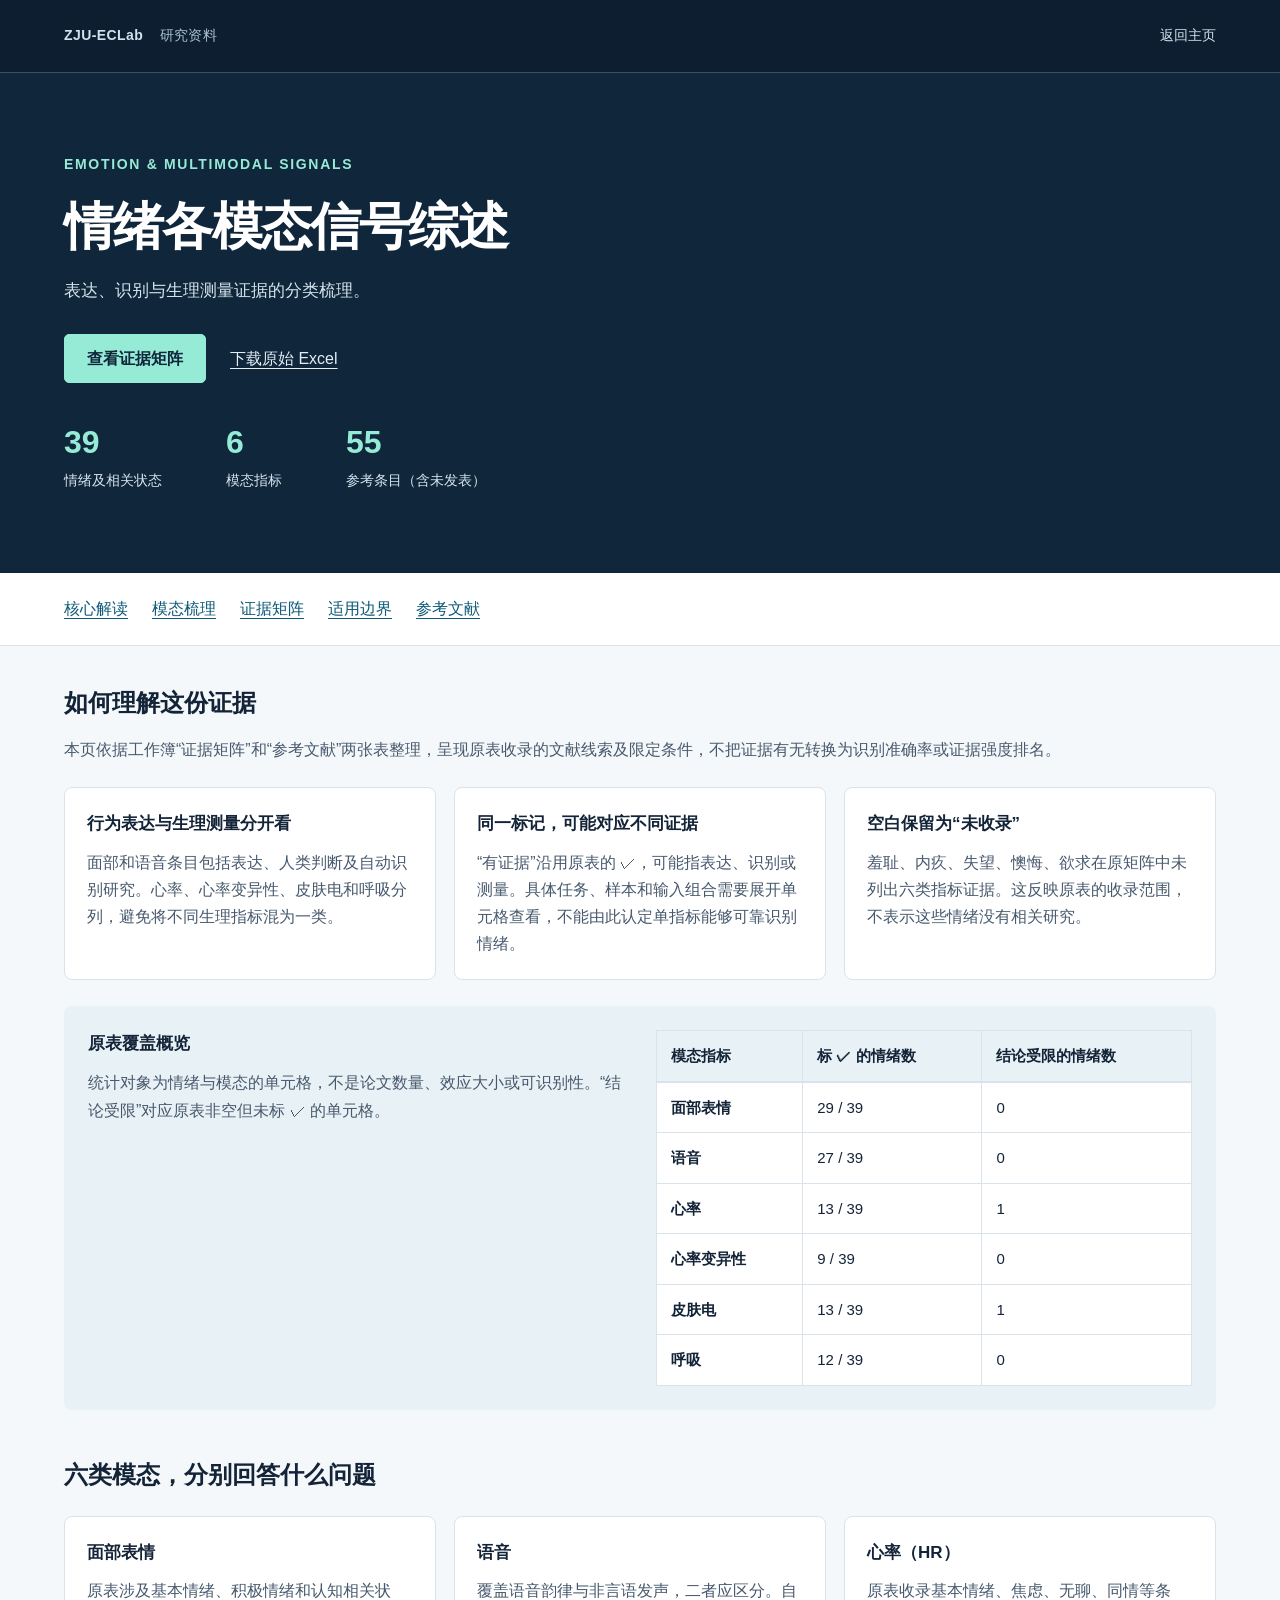
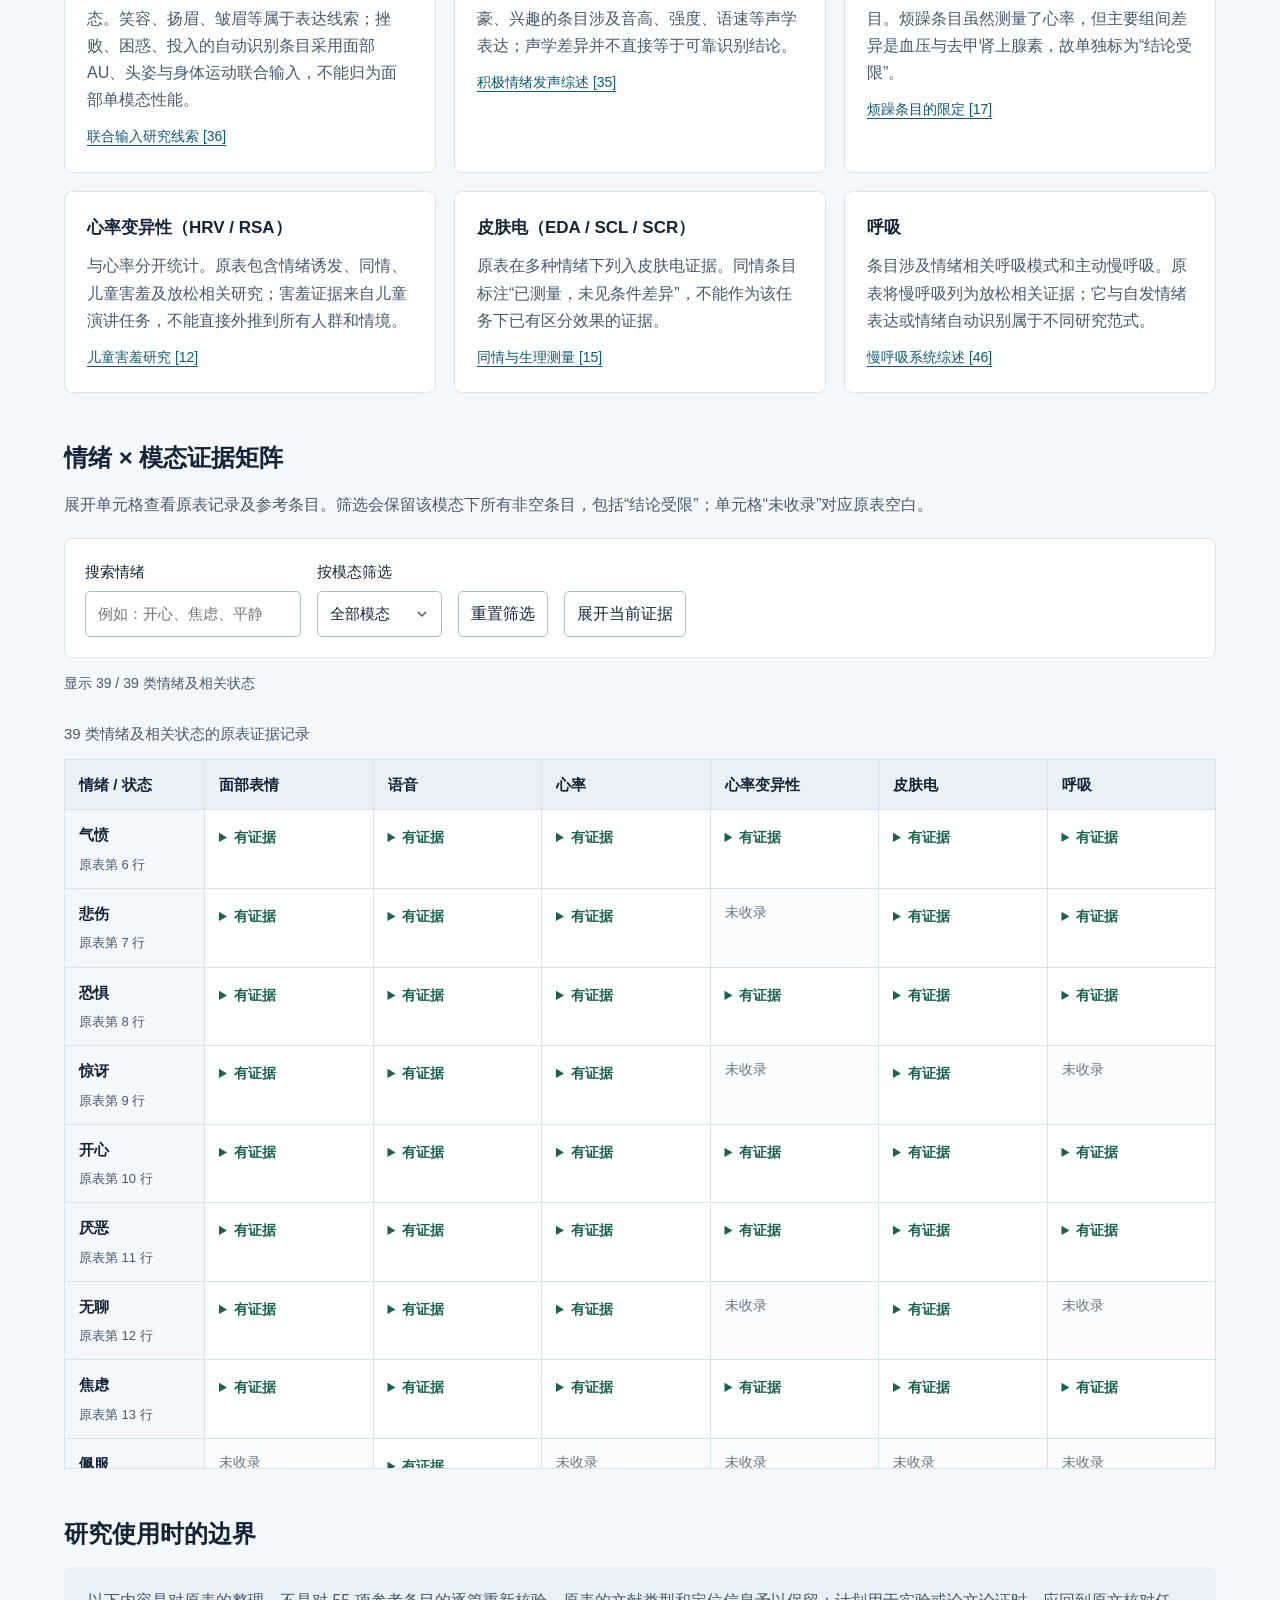
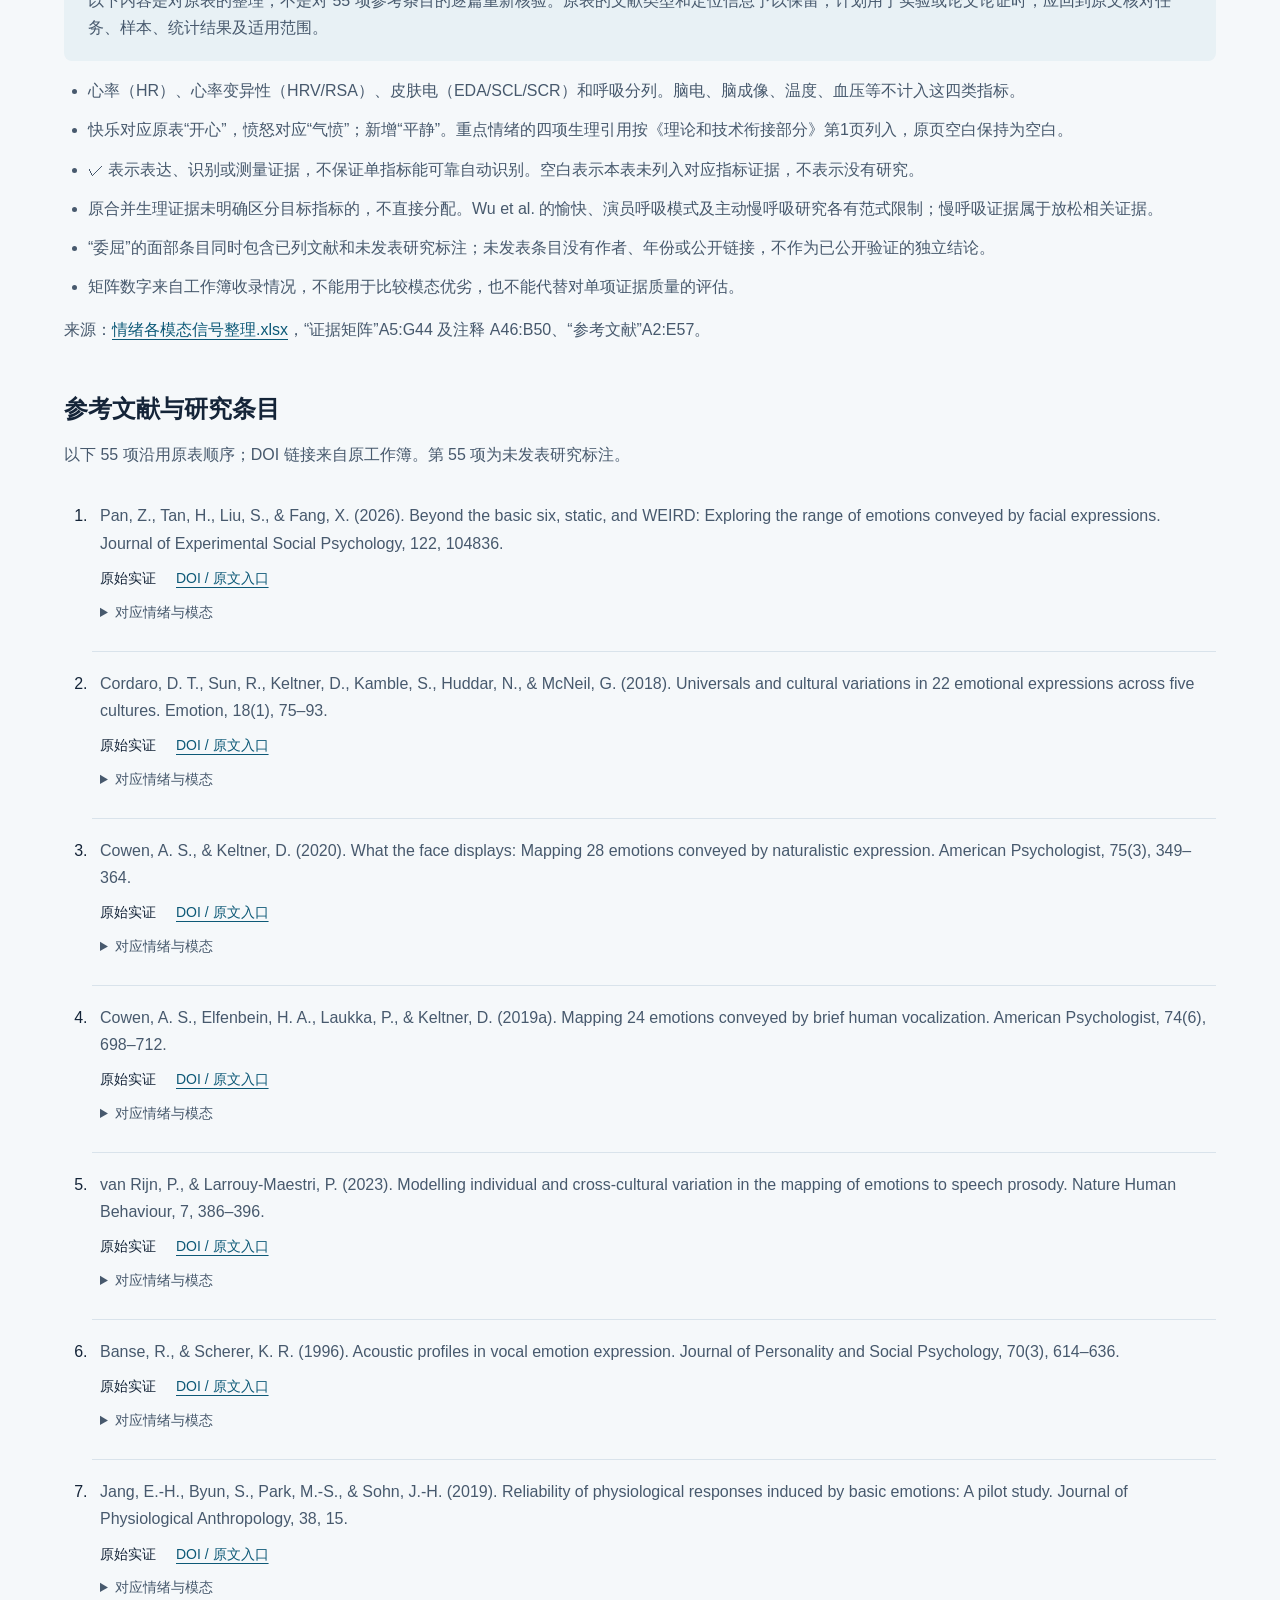
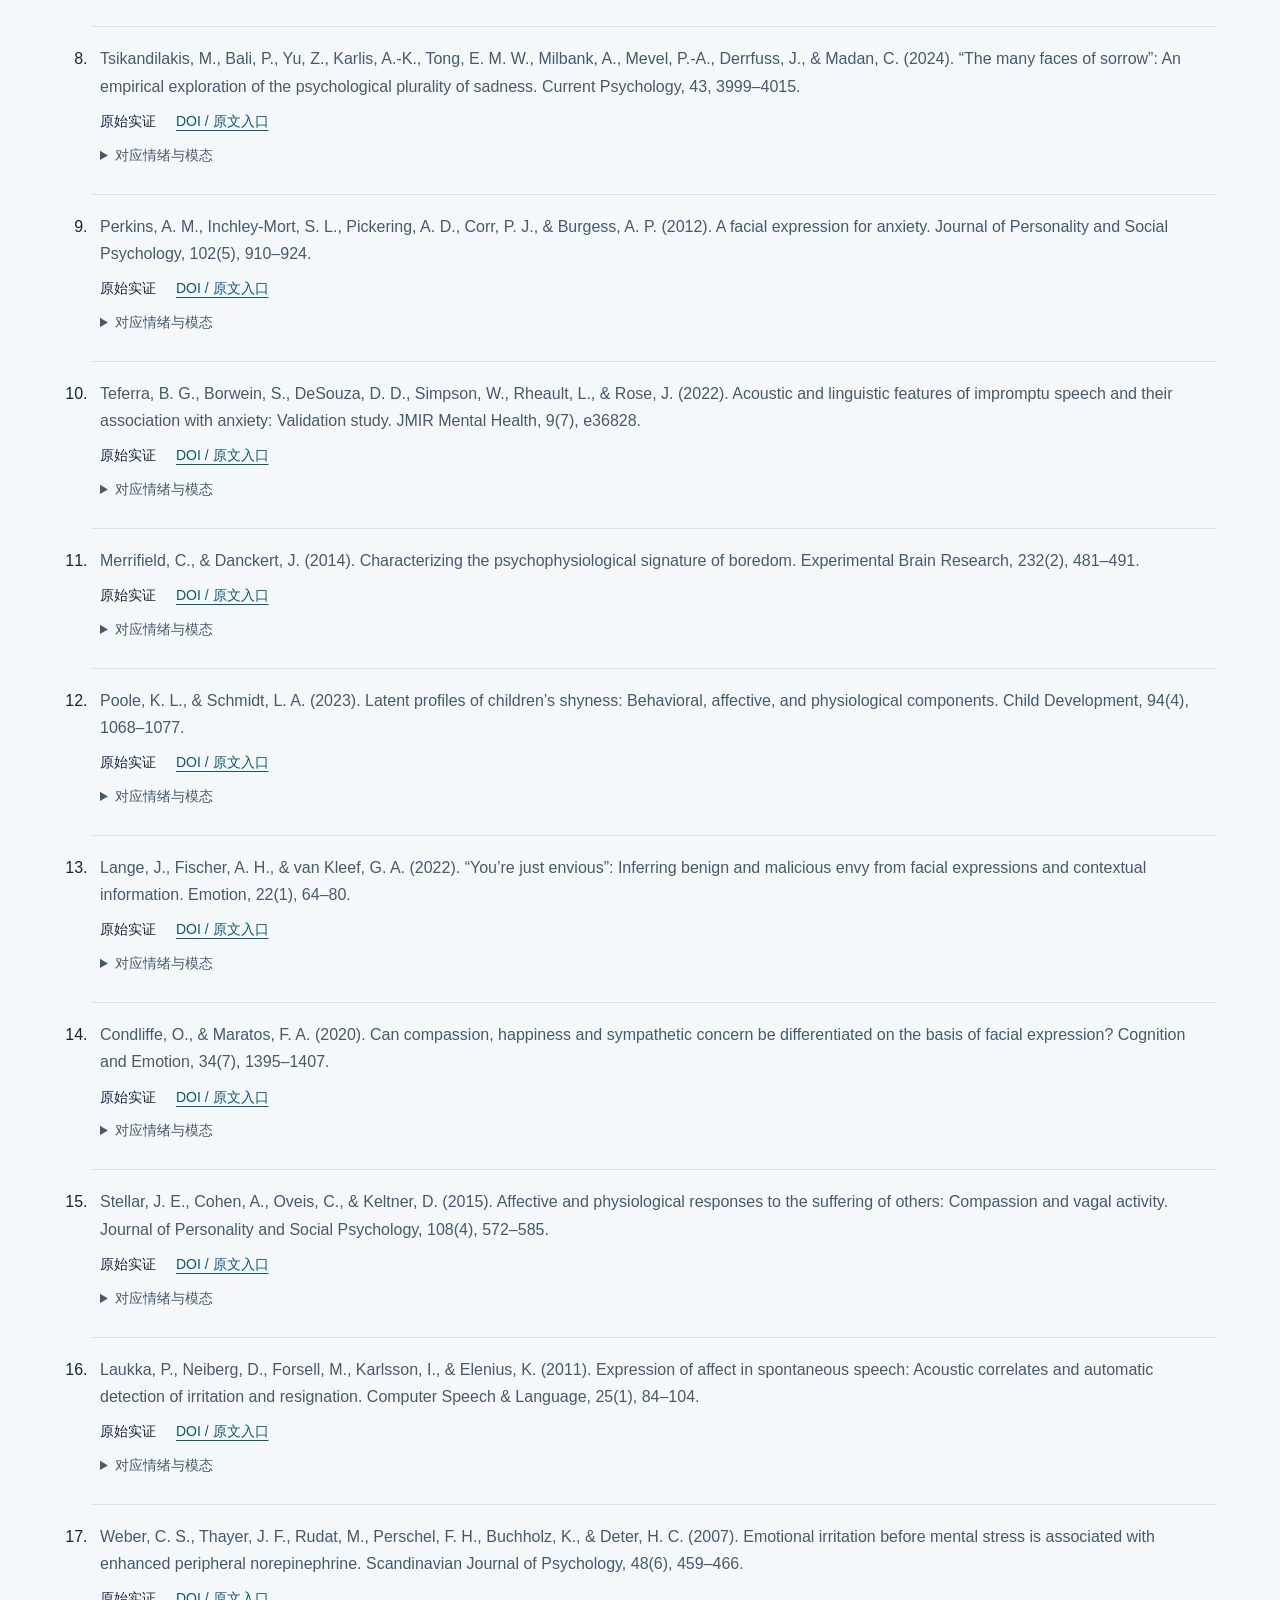
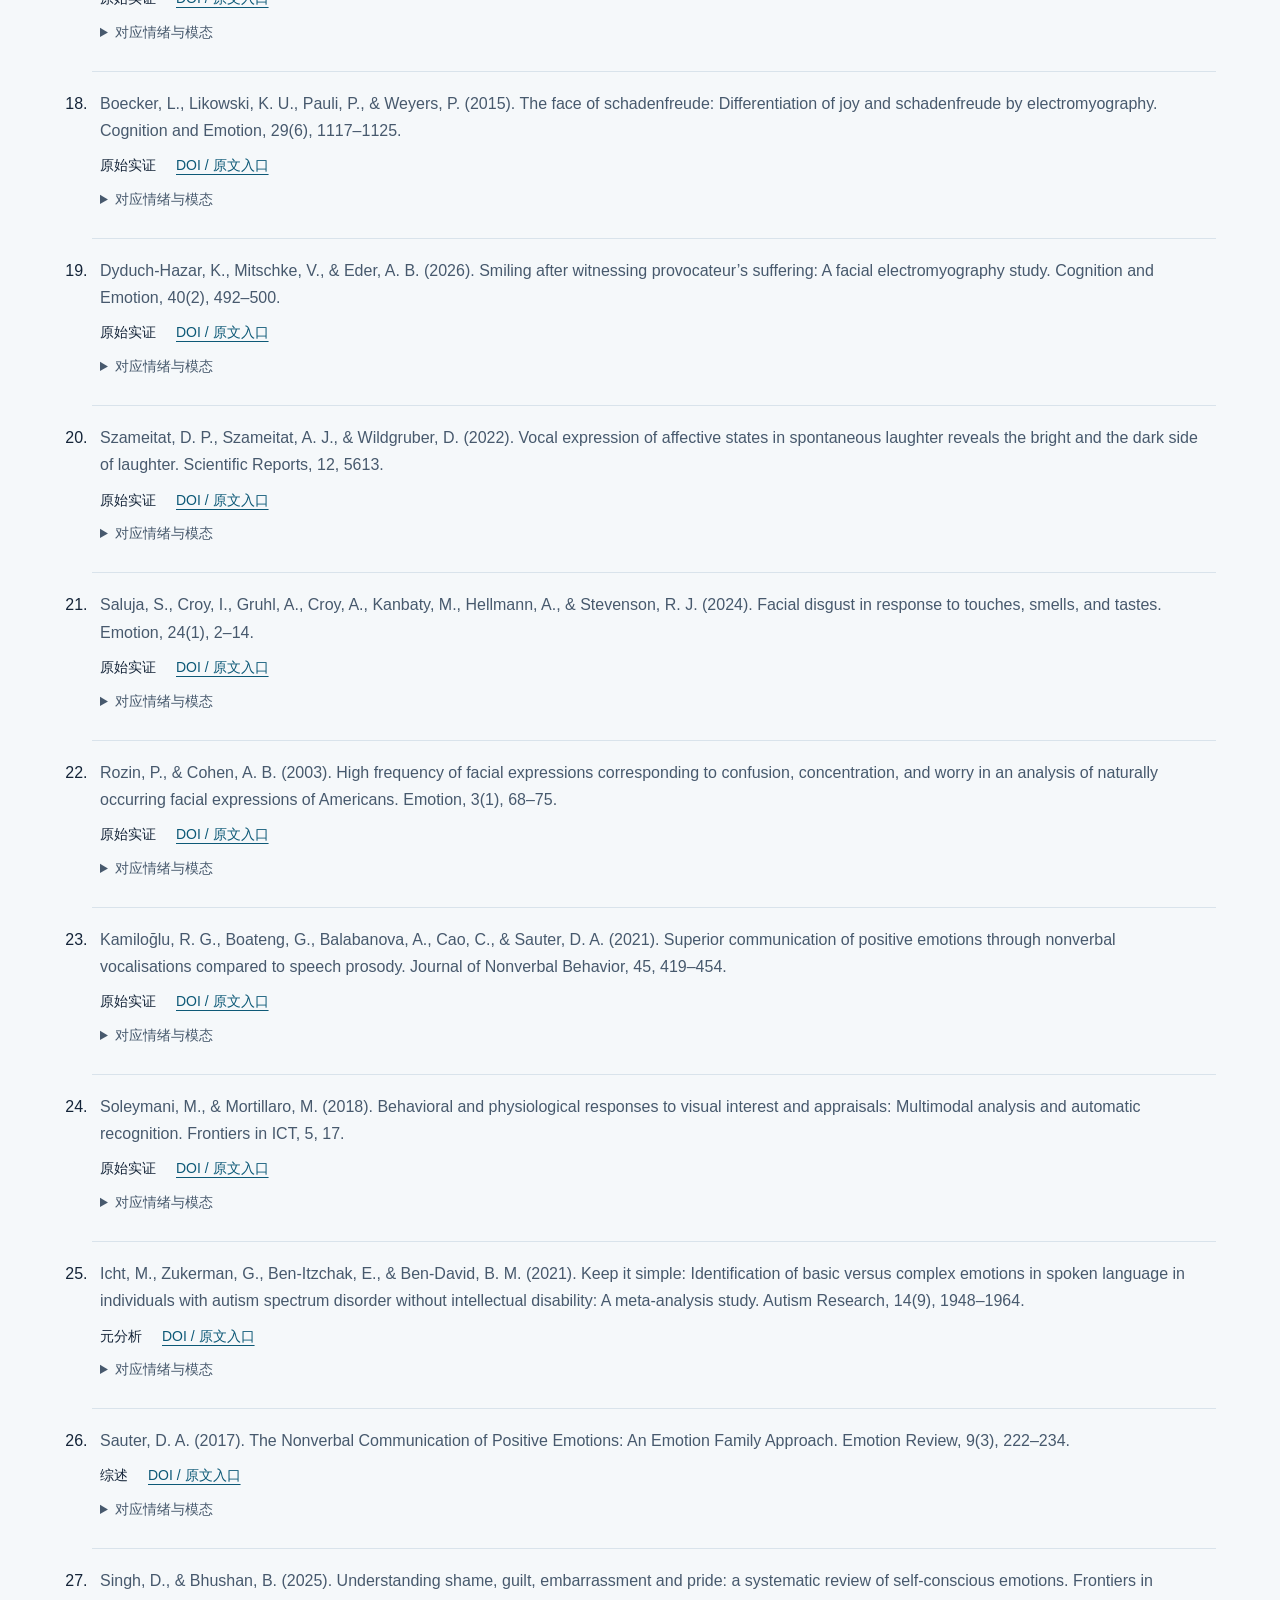
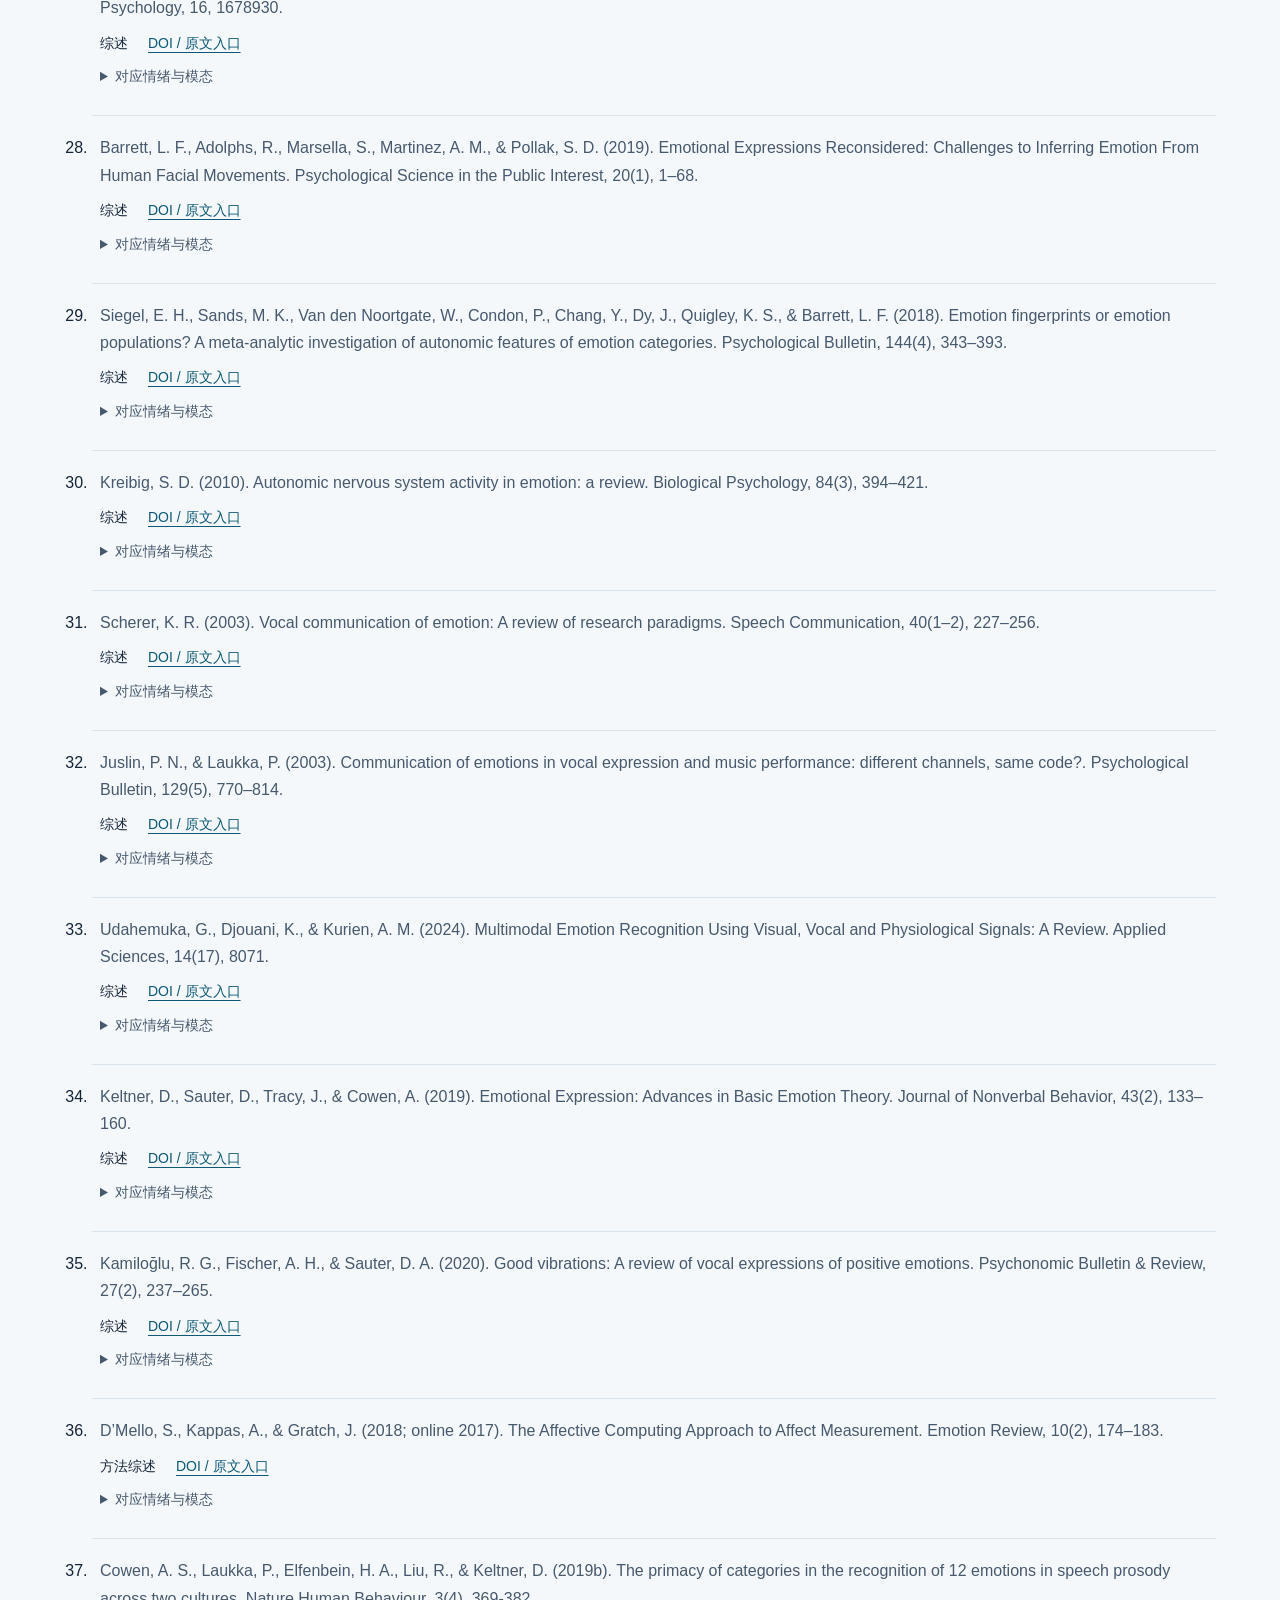
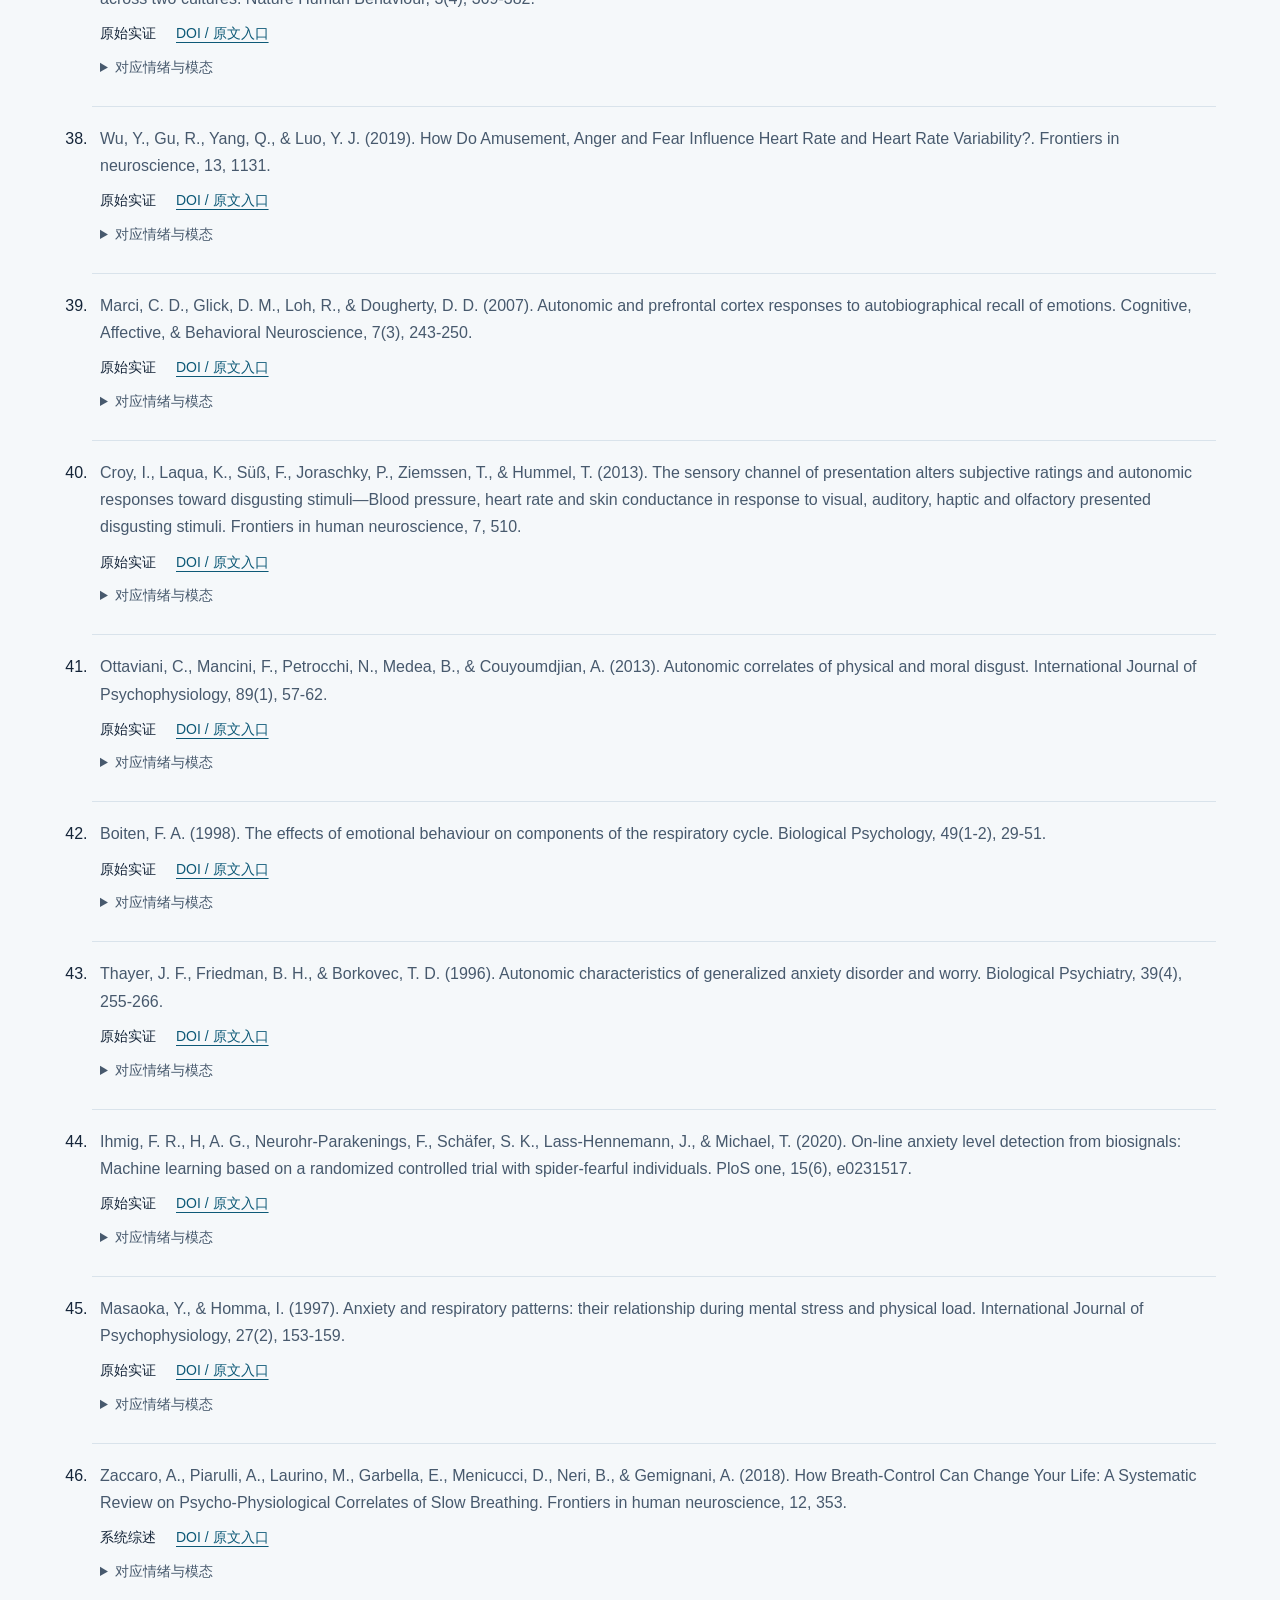
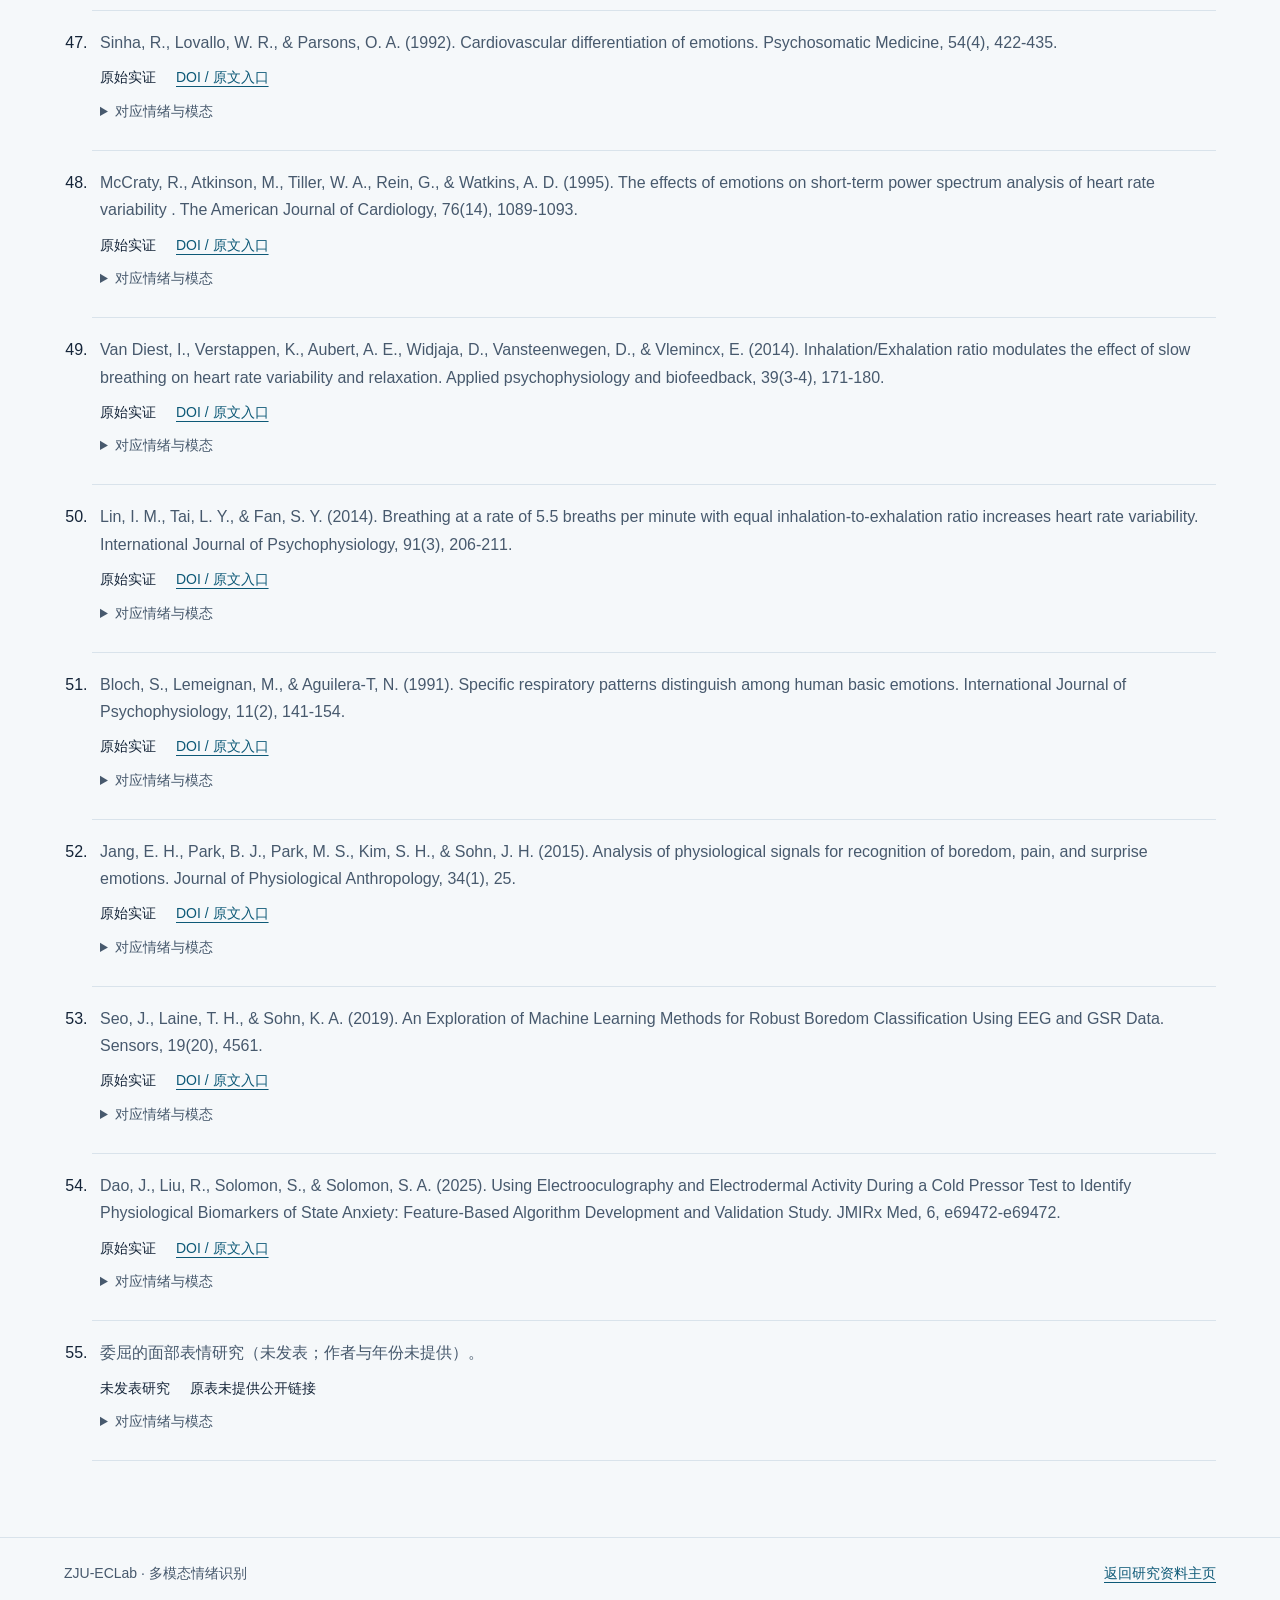
<file: docs/情绪各模态信号综述.html>
<!doctype html>
<html lang="zh-CN"><head><meta charset="utf-8"><meta name="viewport" content="width=device-width, initial-scale=1">
<title>情绪各模态信号综述 · 表达、识别与生理测量证据</title>
<meta name="description" content="依据情绪各模态信号整理工作簿，梳理39类情绪及相关状态在面部、语音、心率、心率变异性、皮肤电和呼吸中的证据。">
<link rel="stylesheet" href="../assets/site.css"><link rel="stylesheet" href="../assets/signals.css"><script src="../assets/signals.js" defer></script></head>
<body><a class="skip" href="#overview">跳到综述内容</a>
<header class="top"><div class="wrap bar"><a class="brand" href="../index.html">ZJU-ECLab <span>研究资料</span></a><a href="../index.html">返回主页</a></div></header>
<section class="hero"><div class="wrap"><p class="eyebrow">EMOTION &amp; MULTIMODAL SIGNALS</p><h1>情绪各模态信号综述</h1><p class="intro">表达、识别与生理测量证据的分类梳理。</p><div class="hero-links"><a class="button" href="#matrix">查看证据矩阵</a><a class="text-link" href="情绪各模态信号整理.xlsx" download>下载原始 Excel</a></div><dl class="metrics"><div><dt>情绪及相关状态</dt><dd>39</dd></div><div><dt>模态指标</dt><dd>6</dd></div><div><dt>参考条目（含未发表）</dt><dd>55</dd></div></dl></div></section>
<nav class="review-nav" aria-label="本页目录"><div class="wrap"><a href="#overview">核心解读</a><a href="#modalities">模态梳理</a><a href="#matrix">证据矩阵</a><a href="#boundaries">适用边界</a><a href="#references">参考文献</a></div></nav>
<main class="wrap review">
<section id="overview"><h2>如何理解这份证据</h2><p class="lead">本页依据工作簿“证据矩阵”和“参考文献”两张表整理，呈现原表收录的文献线索及限定条件，不把证据有无转换为识别准确率或证据强度排名。</p>
<div class="reading-grid"><article><h3>行为表达与生理测量分开看</h3><p>面部和语音条目包括表达、人类判断及自动识别研究。心率、心率变异性、皮肤电和呼吸分列，避免将不同生理指标混为一类。</p></article><article><h3>同一标记，可能对应不同证据</h3><p>“有证据”沿用原表的 ✓，可能指表达、识别或测量。具体任务、样本和输入组合需要展开单元格查看，不能由此认定单指标能够可靠识别情绪。</p></article><article><h3>空白保留为“未收录”</h3><p>羞耻、内疚、失望、懊悔、欲求在原矩阵中未列出六类指标证据。这反映原表的收录范围，不表示这些情绪没有相关研究。</p></article></div>
<div class="coverage"><div><h3>原表覆盖概览</h3><p>统计对象为情绪与模态的单元格，不是论文数量、效应大小或可识别性。“结论受限”对应原表非空但未标 ✓ 的单元格。</p></div><div class="table-scroll"><table><caption class="sr-only">六类模态的原表收录情况</caption><thead><tr><th scope="col">模态指标</th><th scope="col">标 ✓ 的情绪数</th><th scope="col">结论受限的情绪数</th></tr></thead><tbody><tr><th scope="row">面部表情</th><td>29 / 39</td><td>0</td></tr><tr><th scope="row">语音</th><td>27 / 39</td><td>0</td></tr><tr><th scope="row">心率</th><td>13 / 39</td><td>1</td></tr><tr><th scope="row">心率变异性</th><td>9 / 39</td><td>0</td></tr><tr><th scope="row">皮肤电</th><td>13 / 39</td><td>1</td></tr><tr><th scope="row">呼吸</th><td>12 / 39</td><td>0</td></tr></tbody></table></div></div></section>
<section id="modalities"><h2>六类模态，分别回答什么问题</h2><div class="modality-grid">
<article><h3>面部表情</h3><p>原表涉及基本情绪、积极情绪和认知相关状态。笑容、扬眉、皱眉等属于表达线索；挫败、困惑、投入的自动识别条目采用面部 AU、头姿与身体运动联合输入，不能归为面部单模态性能。</p><a href="#ref-36">联合输入研究线索 [36]</a></article>
<article><h3>语音</h3><p>覆盖语音韵律与非言语发声，二者应区分。自豪、兴趣的条目涉及音高、强度、语速等声学表达；声学差异并不直接等于可靠识别结论。</p><a href="#ref-35">积极情绪发声综述 [35]</a></article>
<article><h3>心率（HR）</h3><p>原表收录基本情绪、焦虑、无聊、同情等条目。烦躁条目虽然测量了心率，但主要组间差异是血压与去甲肾上腺素，故单独标为“结论受限”。</p><a href="#ref-17">烦躁条目的限定 [17]</a></article>
<article><h3>心率变异性（HRV / RSA）</h3><p>与心率分开统计。原表包含情绪诱发、同情、儿童害羞及放松相关研究；害羞证据来自儿童演讲任务，不能直接外推到所有人群和情境。</p><a href="#ref-12">儿童害羞研究 [12]</a></article>
<article><h3>皮肤电（EDA / SCL / SCR）</h3><p>原表在多种情绪下列入皮肤电证据。同情条目标注“已测量，未见条件差异”，不能作为该任务下已有区分效果的证据。</p><a href="#ref-15">同情与生理测量 [15]</a></article>
<article><h3>呼吸</h3><p>条目涉及情绪相关呼吸模式和主动慢呼吸。原表将慢呼吸列为放松相关证据；它与自发情绪表达或情绪自动识别属于不同研究范式。</p><a href="#ref-46">慢呼吸系统综述 [46]</a></article>
</div></section>
<section id="matrix"><h2>情绪 × 模态证据矩阵</h2><p>展开单元格查看原表记录及参考条目。筛选会保留该模态下所有非空条目，包括“结论受限”；单元格“未收录”对应原表空白。</p>
<div class="filter-panel" hidden><label>搜索情绪<input id="emotion-search" type="search" placeholder="例如：开心、焦虑、平静"></label><label>按模态筛选<select id="modality-filter" aria-label="按模态筛选"><option value="all">全部模态</option><option value="0">面部表情</option><option value="1">语音</option><option value="2">心率</option><option value="3">心率变异性</option><option value="4">皮肤电</option><option value="5">呼吸</option></select></label><button id="reset" type="button">重置筛选</button><button id="expand" type="button" aria-pressed="false">展开当前证据</button></div><p id="result-count" role="status" aria-live="polite">显示全部 39 类情绪及相关状态</p>
<div class="table-scroll matrix-scroll" tabindex="0" role="region" aria-label="可横向滚动的情绪模态证据矩阵"><table class="matrix-table"><caption>39 类情绪及相关状态的原表证据记录</caption><thead><tr><th scope="col">情绪 / 状态</th><th scope="col">面部表情</th><th scope="col">语音</th><th scope="col">心率</th><th scope="col">心率变异性</th><th scope="col">皮肤电</th><th scope="col">呼吸</th></tr></thead><tbody><tr data-modalities="0,1,2,3,4,5" data-emotion="气愤"><th scope="row">气愤<small>原表第 6 行</small></th><td><details><summary class="yes">有证据</summary><p>Pan et al., 2026; Cordaro et al., 2018<br>表达/人类判断：Barrett et al., 2019, p.46, Table 3<br>自动识别：Udahemuka et al., 2024, §4.1.1, Tables 2–6<br>Keltner et al., 2019</p><div class="citations"><a href="#ref-1" aria-label="参考条目 1">[1]</a> <a href="#ref-2" aria-label="参考条目 2">[2]</a> <a href="#ref-28" aria-label="参考条目 28">[28]</a> <a href="#ref-33" aria-label="参考条目 33">[33]</a> <a href="#ref-34" aria-label="参考条目 34">[34]</a></div></details></td><td><details><summary class="yes">有证据</summary><p>Banse &amp; Scherer, 1996; van Rijn &amp; Larrouy-Maestri, 2023<br>自动识别：Udahemuka et al., 2024, §4.1.2, Tables 9–10<br>表达/人类识别：Juslin &amp; Laukka, 2003, Tables 4, 11<br>Keltner et al., 2019; Cowen et al., 2019b</p><div class="citations"><a href="#ref-5" aria-label="参考条目 5">[5]</a> <a href="#ref-6" aria-label="参考条目 6">[6]</a> <a href="#ref-32" aria-label="参考条目 32">[32]</a> <a href="#ref-33" aria-label="参考条目 33">[33]</a> <a href="#ref-34" aria-label="参考条目 34">[34]</a> <a href="#ref-37" aria-label="参考条目 37">[37]</a></div></details></td><td><details><summary class="yes">有证据</summary><p>Siegel et al., 2018; Sinha et al., 1992</p><div class="citations"><a href="#ref-29" aria-label="参考条目 29">[29]</a> <a href="#ref-47" aria-label="参考条目 47">[47]</a></div></details></td><td><details><summary class="yes">有证据</summary><p>Marci et al., 2007; McCraty et al., 1995</p><div class="citations"><a href="#ref-39" aria-label="参考条目 39">[39]</a> <a href="#ref-48" aria-label="参考条目 48">[48]</a></div></details></td><td><details><summary class="yes">有证据</summary><p>Siegel et al., 2018</p><div class="citations"><a href="#ref-29" aria-label="参考条目 29">[29]</a></div></details></td><td><details><summary class="yes">有证据</summary><p>Siegel et al., 2018; Bloch et al., 1991</p><div class="citations"><a href="#ref-29" aria-label="参考条目 29">[29]</a> <a href="#ref-51" aria-label="参考条目 51">[51]</a></div></details></td></tr><tr data-modalities="0,1,2,4,5" data-emotion="悲伤"><th scope="row">悲伤<small>原表第 7 行</small></th><td><details><summary class="yes">有证据</summary><p>Pan et al., 2026; Tsikandilakis et al., 2024<br>表达/人类判断：Barrett et al., 2019, p.46, Table 3<br>自动识别：Udahemuka et al., 2024, §4.1.1, Tables 2–6<br>Keltner et al., 2019</p><div class="citations"><a href="#ref-1" aria-label="参考条目 1">[1]</a> <a href="#ref-8" aria-label="参考条目 8">[8]</a> <a href="#ref-28" aria-label="参考条目 28">[28]</a> <a href="#ref-33" aria-label="参考条目 33">[33]</a> <a href="#ref-34" aria-label="参考条目 34">[34]</a></div></details></td><td><details><summary class="yes">有证据</summary><p>Banse &amp; Scherer, 1996; van Rijn &amp; Larrouy-Maestri, 2023<br>自动识别：Udahemuka et al., 2024, §4.1.2, Tables 9–10<br>表达/人类识别：Juslin &amp; Laukka, 2003, Tables 4, 11<br>Keltner et al., 2019; Cowen et al., 2019b</p><div class="citations"><a href="#ref-5" aria-label="参考条目 5">[5]</a> <a href="#ref-6" aria-label="参考条目 6">[6]</a> <a href="#ref-32" aria-label="参考条目 32">[32]</a> <a href="#ref-33" aria-label="参考条目 33">[33]</a> <a href="#ref-34" aria-label="参考条目 34">[34]</a> <a href="#ref-37" aria-label="参考条目 37">[37]</a></div></details></td><td><details><summary class="yes">有证据</summary><p>Siegel et al., 2018; Merrifield &amp; Danckert, 2014</p><div class="citations"><a href="#ref-11" aria-label="参考条目 11">[11]</a> <a href="#ref-29" aria-label="参考条目 29">[29]</a></div></details></td><td class="missing"><span>未收录</span></td><td><details><summary class="yes">有证据</summary><p>Siegel et al., 2018; Merrifield &amp; Danckert, 2014</p><div class="citations"><a href="#ref-11" aria-label="参考条目 11">[11]</a> <a href="#ref-29" aria-label="参考条目 29">[29]</a></div></details></td><td><details><summary class="yes">有证据</summary><p>Siegel et al., 2018; Bloch et al., 1991</p><div class="citations"><a href="#ref-29" aria-label="参考条目 29">[29]</a> <a href="#ref-51" aria-label="参考条目 51">[51]</a></div></details></td></tr><tr data-modalities="0,1,2,3,4,5" data-emotion="恐惧"><th scope="row">恐惧<small>原表第 8 行</small></th><td><details><summary class="yes">有证据</summary><p>Pan et al., 2026; Cordaro et al., 2018<br>表达/人类判断：Barrett et al., 2019, p.46, Table 3<br>自动识别：Udahemuka et al., 2024, §4.1.1, Tables 2–6<br>Keltner et al., 2019</p><div class="citations"><a href="#ref-1" aria-label="参考条目 1">[1]</a> <a href="#ref-2" aria-label="参考条目 2">[2]</a> <a href="#ref-28" aria-label="参考条目 28">[28]</a> <a href="#ref-33" aria-label="参考条目 33">[33]</a> <a href="#ref-34" aria-label="参考条目 34">[34]</a></div></details></td><td><details><summary class="yes">有证据</summary><p>Banse &amp; Scherer, 1996; van Rijn &amp; Larrouy-Maestri, 2023<br>自动识别：Udahemuka et al., 2024, §4.1.2, Tables 9–10<br>表达/人类识别：Juslin &amp; Laukka, 2003, Tables 4, 11<br>Keltner et al., 2019; Cowen et al., 2019b</p><div class="citations"><a href="#ref-5" aria-label="参考条目 5">[5]</a> <a href="#ref-6" aria-label="参考条目 6">[6]</a> <a href="#ref-32" aria-label="参考条目 32">[32]</a> <a href="#ref-33" aria-label="参考条目 33">[33]</a> <a href="#ref-34" aria-label="参考条目 34">[34]</a> <a href="#ref-37" aria-label="参考条目 37">[37]</a></div></details></td><td><details><summary class="yes">有证据</summary><p>Siegel et al., 2018</p><div class="citations"><a href="#ref-29" aria-label="参考条目 29">[29]</a></div></details></td><td><details><summary class="yes">有证据</summary><p>Wu et al., 2019</p><div class="citations"><a href="#ref-38" aria-label="参考条目 38">[38]</a></div></details></td><td><details><summary class="yes">有证据</summary><p>Siegel et al., 2018</p><div class="citations"><a href="#ref-29" aria-label="参考条目 29">[29]</a></div></details></td><td><details><summary class="yes">有证据</summary><p>Siegel et al., 2018; Bloch et al., 1991</p><div class="citations"><a href="#ref-29" aria-label="参考条目 29">[29]</a> <a href="#ref-51" aria-label="参考条目 51">[51]</a></div></details></td></tr><tr data-modalities="0,1,2,4" data-emotion="惊讶"><th scope="row">惊讶<small>原表第 9 行</small></th><td><details><summary class="yes">有证据</summary><p>Pan et al., 2026; Cordaro et al., 2018<br>表达/人类判断：Barrett et al., 2019, p.46, Table 3<br>自动识别：Udahemuka et al., 2024, §4.1.1, Tables 2–6</p><div class="citations"><a href="#ref-1" aria-label="参考条目 1">[1]</a> <a href="#ref-2" aria-label="参考条目 2">[2]</a> <a href="#ref-28" aria-label="参考条目 28">[28]</a> <a href="#ref-33" aria-label="参考条目 33">[33]</a></div></details></td><td><details><summary class="yes">有证据</summary><p>Banse &amp; Scherer, 1996; Kamiloğlu et al., 2021<br>自动识别：Udahemuka et al., 2024, §4.1.2, Tables 9–10</p><div class="citations"><a href="#ref-6" aria-label="参考条目 6">[6]</a> <a href="#ref-23" aria-label="参考条目 23">[23]</a> <a href="#ref-33" aria-label="参考条目 33">[33]</a></div></details></td><td><details><summary class="yes">有证据</summary><p>Jang et al., 2019（HR）</p><div class="citations"><a href="#ref-7" aria-label="参考条目 7">[7]</a></div></details></td><td class="missing"><span>未收录</span></td><td><details><summary class="yes">有证据</summary><p>Jang et al., 2019（SCL）</p><div class="citations"><a href="#ref-7" aria-label="参考条目 7">[7]</a></div></details></td><td class="missing"><span>未收录</span></td></tr><tr data-modalities="0,1,2,3,4,5" data-emotion="开心"><th scope="row">开心<small>原表第 10 行</small></th><td><details><summary class="yes">有证据</summary><p>Pan et al., 2026; Cordaro et al., 2018<br>表达/人类判断：Barrett et al., 2019, p.46, Table 3<br>自动识别：Udahemuka et al., 2024, §4.1.1, Tables 2–6<br>Keltner et al., 2019</p><div class="citations"><a href="#ref-1" aria-label="参考条目 1">[1]</a> <a href="#ref-2" aria-label="参考条目 2">[2]</a> <a href="#ref-28" aria-label="参考条目 28">[28]</a> <a href="#ref-33" aria-label="参考条目 33">[33]</a> <a href="#ref-34" aria-label="参考条目 34">[34]</a></div></details></td><td><details><summary class="yes">有证据</summary><p>Banse &amp; Scherer, 1996; Cowen et al., 2019a<br>自动识别：Udahemuka et al., 2024, §4.1.2, Tables 9–10<br>表达/人类识别：Juslin &amp; Laukka, 2003, Tables 4, 11<br>Keltner et al., 2019; Cowen et al., 2019b</p><div class="citations"><a href="#ref-4" aria-label="参考条目 4">[4]</a> <a href="#ref-6" aria-label="参考条目 6">[6]</a> <a href="#ref-32" aria-label="参考条目 32">[32]</a> <a href="#ref-33" aria-label="参考条目 33">[33]</a> <a href="#ref-34" aria-label="参考条目 34">[34]</a> <a href="#ref-37" aria-label="参考条目 37">[37]</a></div></details></td><td><details><summary class="yes">有证据</summary><p>Siegel et al., 2018; Wu et al., 2019</p><div class="citations"><a href="#ref-29" aria-label="参考条目 29">[29]</a> <a href="#ref-38" aria-label="参考条目 38">[38]</a></div></details></td><td><details><summary class="yes">有证据</summary><p>Wu et al., 2019</p><div class="citations"><a href="#ref-38" aria-label="参考条目 38">[38]</a></div></details></td><td><details><summary class="yes">有证据</summary><p>Siegel et al., 2018</p><div class="citations"><a href="#ref-29" aria-label="参考条目 29">[29]</a></div></details></td><td><details><summary class="yes">有证据</summary><p>Siegel et al., 2018; Boiten, 1998; Bloch et al., 1991</p><div class="citations"><a href="#ref-29" aria-label="参考条目 29">[29]</a> <a href="#ref-42" aria-label="参考条目 42">[42]</a> <a href="#ref-51" aria-label="参考条目 51">[51]</a></div></details></td></tr><tr data-modalities="0,1,2,3,4,5" data-emotion="厌恶"><th scope="row">厌恶<small>原表第 11 行</small></th><td><details><summary class="yes">有证据</summary><p>Pan et al., 2026; Saluja et al., 2024<br>表达/人类判断：Barrett et al., 2019, p.46, Table 3<br>自动识别：Udahemuka et al., 2024, §4.1.1, Tables 2–6<br>Keltner et al., 2019</p><div class="citations"><a href="#ref-1" aria-label="参考条目 1">[1]</a> <a href="#ref-21" aria-label="参考条目 21">[21]</a> <a href="#ref-28" aria-label="参考条目 28">[28]</a> <a href="#ref-33" aria-label="参考条目 33">[33]</a> <a href="#ref-34" aria-label="参考条目 34">[34]</a></div></details></td><td><details><summary class="yes">有证据</summary><p>Banse &amp; Scherer, 1996<br>自动识别：Udahemuka et al., 2024, §4.1.2, Tables 9–10</p><div class="citations"><a href="#ref-6" aria-label="参考条目 6">[6]</a> <a href="#ref-33" aria-label="参考条目 33">[33]</a></div></details></td><td><details><summary class="yes">有证据</summary><p>Croy et al., 2013</p><div class="citations"><a href="#ref-40" aria-label="参考条目 40">[40]</a></div></details></td><td><details><summary class="yes">有证据</summary><p>Ottaviani et al., 2013</p><div class="citations"><a href="#ref-41" aria-label="参考条目 41">[41]</a></div></details></td><td><details><summary class="yes">有证据</summary><p>Siegel et al., 2018; Croy et al., 2013</p><div class="citations"><a href="#ref-29" aria-label="参考条目 29">[29]</a> <a href="#ref-40" aria-label="参考条目 40">[40]</a></div></details></td><td><details><summary class="yes">有证据</summary><p>Boiten, 1998</p><div class="citations"><a href="#ref-42" aria-label="参考条目 42">[42]</a></div></details></td></tr><tr data-modalities="0,1,2,4" data-emotion="无聊"><th scope="row">无聊<small>原表第 12 行</small></th><td><details><summary class="yes">有证据</summary><p>Cordaro et al., 2018; Cowen &amp; Keltner, 2020<br>Keltner et al., 2019</p><div class="citations"><a href="#ref-2" aria-label="参考条目 2">[2]</a> <a href="#ref-3" aria-label="参考条目 3">[3]</a> <a href="#ref-34" aria-label="参考条目 34">[34]</a></div></details></td><td><details><summary class="yes">有证据</summary><p>Banse &amp; Scherer, 1996<br>表达：Scherer, 2003, Table 1（Boredom）</p><div class="citations"><a href="#ref-6" aria-label="参考条目 6">[6]</a> <a href="#ref-31" aria-label="参考条目 31">[31]</a></div></details></td><td><details><summary class="yes">有证据</summary><p>Merrifield &amp; Danckert, 2014; Jang et al., 2015</p><div class="citations"><a href="#ref-11" aria-label="参考条目 11">[11]</a> <a href="#ref-52" aria-label="参考条目 52">[52]</a></div></details></td><td class="missing"><span>未收录</span></td><td><details><summary class="yes">有证据</summary><p>Merrifield &amp; Danckert, 2014; Jang et al., 2015; Seo et al., 2019</p><div class="citations"><a href="#ref-11" aria-label="参考条目 11">[11]</a> <a href="#ref-52" aria-label="参考条目 52">[52]</a> <a href="#ref-53" aria-label="参考条目 53">[53]</a></div></details></td><td class="missing"><span>未收录</span></td></tr><tr data-modalities="0,1,2,3,4,5" data-emotion="焦虑"><th scope="row">焦虑<small>原表第 13 行</small></th><td><details><summary class="yes">有证据</summary><p>Perkins et al., 2012</p><div class="citations"><a href="#ref-9" aria-label="参考条目 9">[9]</a></div></details></td><td><details><summary class="yes">有证据</summary><p>Teferra et al., 2022; Banse &amp; Scherer, 1996</p><div class="citations"><a href="#ref-6" aria-label="参考条目 6">[6]</a> <a href="#ref-10" aria-label="参考条目 10">[10]</a></div></details></td><td><details><summary class="yes">有证据</summary><p>Thayer et al., 1996; Ihmig et al., 2020</p><div class="citations"><a href="#ref-43" aria-label="参考条目 43">[43]</a> <a href="#ref-44" aria-label="参考条目 44">[44]</a></div></details></td><td><details><summary class="yes">有证据</summary><p>Thayer et al., 1996</p><div class="citations"><a href="#ref-43" aria-label="参考条目 43">[43]</a></div></details></td><td><details><summary class="yes">有证据</summary><p>Ihmig et al., 2020; Dao et al., 2025</p><div class="citations"><a href="#ref-44" aria-label="参考条目 44">[44]</a> <a href="#ref-54" aria-label="参考条目 54">[54]</a></div></details></td><td><details><summary class="yes">有证据</summary><p>Masaoka &amp; Homma, 1997; Bloch et al., 1991</p><div class="citations"><a href="#ref-45" aria-label="参考条目 45">[45]</a> <a href="#ref-51" aria-label="参考条目 51">[51]</a></div></details></td></tr><tr data-modalities="1" data-emotion="佩服"><th scope="row">佩服<small>原表第 14 行</small></th><td class="missing"><span>未收录</span></td><td><details><summary class="yes">有证据</summary><p>Kamiloğlu et al., 2021<br>视听联合识别：Sauter, 2017, Admiration</p><div class="citations"><a href="#ref-23" aria-label="参考条目 23">[23]</a> <a href="#ref-26" aria-label="参考条目 26">[26]</a></div></details></td><td class="missing"><span>未收录</span></td><td class="missing"><span>未收录</span></td><td class="missing"><span>未收录</span></td><td class="missing"><span>未收录</span></td></tr><tr data-modalities="0,1,2,3,4,5" data-emotion="同情"><th scope="row">同情<small>原表第 15 行</small></th><td><details><summary class="yes">有证据</summary><p>Condliffe &amp; Maratos, 2020; Cordaro et al., 2018</p><div class="citations"><a href="#ref-2" aria-label="参考条目 2">[2]</a> <a href="#ref-14" aria-label="参考条目 14">[14]</a></div></details></td><td><details><summary class="yes">有证据</summary><p>Cowen et al., 2019a</p><div class="citations"><a href="#ref-4" aria-label="参考条目 4">[4]</a></div></details></td><td><details><summary class="yes">有证据</summary><p>Stellar et al., 2015（部分研究HR降低）</p><div class="citations"><a href="#ref-15" aria-label="参考条目 15">[15]</a></div></details></td><td><details><summary class="yes">有证据</summary><p>Stellar et al., 2015（RSA）</p><div class="citations"><a href="#ref-15" aria-label="参考条目 15">[15]</a></div></details></td><td><details><summary class="qualified">结论受限</summary><p>已测量，未见条件差异<br>Stellar et al., 2015</p><div class="citations"><a href="#ref-15" aria-label="参考条目 15">[15]</a></div></details></td><td><details><summary class="yes">有证据</summary><p>Stellar et al., 2015（部分研究呼吸减慢）</p><div class="citations"><a href="#ref-15" aria-label="参考条目 15">[15]</a></div></details></td></tr><tr data-modalities="0" data-emotion="专注"><th scope="row">专注<small>原表第 16 行</small></th><td><details><summary class="yes">有证据</summary><p>Rozin &amp; Cohen, 2003</p><div class="citations"><a href="#ref-22" aria-label="参考条目 22">[22]</a></div></details></td><td class="missing"><span>未收录</span></td><td class="missing"><span>未收录</span></td><td class="missing"><span>未收录</span></td><td class="missing"><span>未收录</span></td><td class="missing"><span>未收录</span></td></tr><tr data-modalities="1" data-emotion="感激"><th scope="row">感激<small>原表第 17 行</small></th><td class="missing"><span>未收录</span></td><td><details><summary class="yes">有证据</summary><p>Kamiloğlu et al., 2021</p><div class="citations"><a href="#ref-23" aria-label="参考条目 23">[23]</a></div></details></td><td class="missing"><span>未收录</span></td><td class="missing"><span>未收录</span></td><td class="missing"><span>未收录</span></td><td class="missing"><span>未收录</span></td></tr><tr data-modalities="0" data-emotion="好奇"><th scope="row">好奇<small>原表第 18 行</small></th><td><details><summary class="yes">有证据</summary><p>Soleymani &amp; Mortillaro, 2018</p><div class="citations"><a href="#ref-24" aria-label="参考条目 24">[24]</a></div></details></td><td class="missing"><span>未收录</span></td><td class="missing"><span>未收录</span></td><td class="missing"><span>未收录</span></td><td class="missing"><span>未收录</span></td><td class="missing"><span>未收录</span></td></tr><tr data-modalities="0,3" data-emotion="害羞"><th scope="row">害羞<small>原表第 19 行</small></th><td><details><summary class="yes">有证据</summary><p>Pan et al., 2026</p><div class="citations"><a href="#ref-1" aria-label="参考条目 1">[1]</a></div></details></td><td class="missing"><span>未收录</span></td><td class="missing"><span>未收录</span></td><td><details><summary class="yes">有证据</summary><p>Poole &amp; Schmidt, 2023（儿童演讲任务，迷走撤退）</p><div class="citations"><a href="#ref-12" aria-label="参考条目 12">[12]</a></div></details></td><td class="missing"><span>未收录</span></td><td class="missing"><span>未收录</span></td></tr><tr data-modalities="0,1" data-emotion="羡慕"><th scope="row">羡慕<small>原表第 20 行</small></th><td><details><summary class="yes">有证据</summary><p>Lange et al., 2022</p><div class="citations"><a href="#ref-13" aria-label="参考条目 13">[13]</a></div></details></td><td><details><summary class="yes">有证据</summary><p>Icht et al., 2021</p><div class="citations"><a href="#ref-25" aria-label="参考条目 25">[25]</a></div></details></td><td class="missing"><span>未收录</span></td><td class="missing"><span>未收录</span></td><td class="missing"><span>未收录</span></td><td class="missing"><span>未收录</span></td></tr><tr data-modalities="0,1,2" data-emotion="烦躁"><th scope="row">烦躁<small>原表第 21 行</small></th><td><details><summary class="yes">有证据</summary><p>Pan et al., 2026</p><div class="citations"><a href="#ref-1" aria-label="参考条目 1">[1]</a></div></details></td><td><details><summary class="yes">有证据</summary><p>Laukka et al., 2011</p><div class="citations"><a href="#ref-16" aria-label="参考条目 16">[16]</a></div></details></td><td><details><summary class="qualified">结论受限</summary><p>已测量HR，主要组间差异为血压与去甲肾上腺素<br>Weber et al., 2007</p><div class="citations"><a href="#ref-17" aria-label="参考条目 17">[17]</a></div></details></td><td class="missing"><span>未收录</span></td><td class="missing"><span>未收录</span></td><td class="missing"><span>未收录</span></td></tr><tr data-modalities="0,1" data-emotion="嘲笑"><th scope="row">嘲笑<small>原表第 22 行</small></th><td><details><summary class="yes">有证据</summary><p>Boecker et al., 2015; Dyduch-Hazar et al., 2026</p><div class="citations"><a href="#ref-18" aria-label="参考条目 18">[18]</a> <a href="#ref-19" aria-label="参考条目 19">[19]</a></div></details></td><td><details><summary class="yes">有证据</summary><p>Szameitat et al., 2022; Kamiloğlu et al., 2021</p><div class="citations"><a href="#ref-20" aria-label="参考条目 20">[20]</a> <a href="#ref-23" aria-label="参考条目 23">[23]</a></div></details></td><td class="missing"><span>未收录</span></td><td class="missing"><span>未收录</span></td><td class="missing"><span>未收录</span></td><td class="missing"><span>未收录</span></td></tr><tr data-modalities="0" data-emotion="委屈"><th scope="row">委屈<small>原表第 23 行</small></th><td><details><summary class="yes">有证据</summary><p>Pan et al., 2026<br>我们未发表的研究</p><div class="citations"><a href="#ref-1" aria-label="参考条目 1">[1]</a> <a href="#ref-55" aria-label="参考条目 55">[55]</a></div></details></td><td class="missing"><span>未收录</span></td><td class="missing"><span>未收录</span></td><td class="missing"><span>未收录</span></td><td class="missing"><span>未收录</span></td><td class="missing"><span>未收录</span></td></tr><tr data-modalities="1" data-emotion="无奈"><th scope="row">无奈<small>原表第 24 行</small></th><td class="missing"><span>未收录</span></td><td><details><summary class="yes">有证据</summary><p>Laukka et al., 2011</p><div class="citations"><a href="#ref-16" aria-label="参考条目 16">[16]</a></div></details></td><td class="missing"><span>未收录</span></td><td class="missing"><span>未收录</span></td><td class="missing"><span>未收录</span></td><td class="missing"><span>未收录</span></td></tr><tr data-modalities="0,1,3,4,5" data-emotion="逗乐"><th scope="row">逗乐<small>原表第 25 行</small></th><td><details><summary class="yes">有证据</summary><p>表达/人类识别：笑容<br>Sauter, 2017, Amusement</p><div class="citations"><a href="#ref-26" aria-label="参考条目 26">[26]</a></div></details></td><td><details><summary class="yes">有证据</summary><p>表达/人类识别：笑声<br>Sauter, 2017, Amusement</p><div class="citations"><a href="#ref-26" aria-label="参考条目 26">[26]</a></div></details></td><td class="missing"><span>未收录</span></td><td><details><summary class="yes">有证据</summary><p>Kreibig, 2010, pp.22–23（HRV）</p><div class="citations"><a href="#ref-30" aria-label="参考条目 30">[30]</a></div></details></td><td><details><summary class="yes">有证据</summary><p>Kreibig, 2010, pp.22–23（皮肤电）</p><div class="citations"><a href="#ref-30" aria-label="参考条目 30">[30]</a></div></details></td><td><details><summary class="yes">有证据</summary><p>Kreibig, 2010, pp.22–23（呼吸）</p><div class="citations"><a href="#ref-30" aria-label="参考条目 30">[30]</a></div></details></td></tr><tr data-modalities="0,1" data-emotion="敬畏"><th scope="row">敬畏<small>原表第 26 行</small></th><td><details><summary class="yes">有证据</summary><p>表达：张口、扬眉、睁大眼睛<br>Sauter, 2017, Awe</p><div class="citations"><a href="#ref-26" aria-label="参考条目 26">[26]</a></div></details></td><td><details><summary class="yes">有证据</summary><p>表达/人类识别：非言语发声<br>Sauter, 2017, Awe</p><div class="citations"><a href="#ref-26" aria-label="参考条目 26">[26]</a></div></details></td><td class="missing"><span>未收录</span></td><td class="missing"><span>未收录</span></td><td class="missing"><span>未收录</span></td><td class="missing"><span>未收录</span></td></tr><tr data-modalities="0,1,4,5" data-emotion="释然"><th scope="row">释然<small>原表第 27 行</small></th><td><details><summary class="yes">有证据</summary><p>表达/人类识别：微笑、闭眼、张口<br>Sauter, 2017, Relief</p><div class="citations"><a href="#ref-26" aria-label="参考条目 26">[26]</a></div></details></td><td><details><summary class="yes">有证据</summary><p>表达/人类识别：叹息<br>Sauter, 2017, Relief</p><div class="citations"><a href="#ref-26" aria-label="参考条目 26">[26]</a></div></details></td><td class="missing"><span>未收录</span></td><td class="missing"><span>未收录</span></td><td><details><summary class="yes">有证据</summary><p>Kreibig, 2010, p.25（皮肤电）</p><div class="citations"><a href="#ref-30" aria-label="参考条目 30">[30]</a></div></details></td><td><details><summary class="yes">有证据</summary><p>Kreibig, 2010, p.25（呼吸）</p><div class="citations"><a href="#ref-30" aria-label="参考条目 30">[30]</a></div></details></td></tr><tr data-modalities="0,1,2,4" data-emotion="自豪"><th scope="row">自豪<small>原表第 28 行</small></th><td><details><summary class="yes">有证据</summary><p>表达/人类识别：微笑与身体姿态组合<br>Sauter, 2017, Pride</p><div class="citations"><a href="#ref-26" aria-label="参考条目 26">[26]</a></div></details></td><td><details><summary class="yes">有证据</summary><p>声学表达：语速、音高等；非可靠识别结论<br>Kamiloğlu et al., 2020, pp.251–255, Tables 3–5</p><div class="citations"><a href="#ref-35" aria-label="参考条目 35">[35]</a></div></details></td><td><details><summary class="yes">有证据</summary><p>Kreibig, 2010, p.25（HR）</p><div class="citations"><a href="#ref-30" aria-label="参考条目 30">[30]</a></div></details></td><td class="missing"><span>未收录</span></td><td><details><summary class="yes">有证据</summary><p>Kreibig, 2010, p.25（SCL）</p><div class="citations"><a href="#ref-30" aria-label="参考条目 30">[30]</a></div></details></td><td class="missing"><span>未收录</span></td></tr><tr data-modalities="" data-emotion="羞耻"><th scope="row">羞耻<small>原表第 29 行</small></th><td class="missing"><span>未收录</span></td><td class="missing"><span>未收录</span></td><td class="missing"><span>未收录</span></td><td class="missing"><span>未收录</span></td><td class="missing"><span>未收录</span></td><td class="missing"><span>未收录</span></td></tr><tr data-modalities="" data-emotion="内疚"><th scope="row">内疚<small>原表第 30 行</small></th><td class="missing"><span>未收录</span></td><td class="missing"><span>未收录</span></td><td class="missing"><span>未收录</span></td><td class="missing"><span>未收录</span></td><td class="missing"><span>未收录</span></td><td class="missing"><span>未收录</span></td></tr><tr data-modalities="0,1,2" data-emotion="尴尬"><th scope="row">尴尬<small>原表第 31 行</small></th><td><details><summary class="yes">有证据</summary><p>表达/人类识别：抿唇、局促笑容<br>Singh &amp; Bhushan, 2025, §3.2.3, §4</p><div class="citations"><a href="#ref-27" aria-label="参考条目 27">[27]</a></div></details></td><td><details><summary class="yes">有证据</summary><p>表达：紧张性笑声<br>Singh &amp; Bhushan, 2025, §3.5</p><div class="citations"><a href="#ref-27" aria-label="参考条目 27">[27]</a></div></details></td><td><details><summary class="yes">有证据</summary><p>Kreibig, 2010, p.17（HR）</p><div class="citations"><a href="#ref-30" aria-label="参考条目 30">[30]</a></div></details></td><td class="missing"><span>未收录</span></td><td class="missing"><span>未收录</span></td><td class="missing"><span>未收录</span></td></tr><tr data-modalities="0,1,2,4,5" data-emotion="爱/亲爱"><th scope="row">爱/亲爱<small>原表第 32 行</small></th><td><details><summary class="yes">有证据</summary><p>表达：微笑<br>Sauter, 2017, Love</p><div class="citations"><a href="#ref-26" aria-label="参考条目 26">[26]</a></div></details></td><td><details><summary class="yes">有证据</summary><p>表达/人类识别：亲爱/温柔语调<br>Juslin &amp; Laukka, 2003, Tables 4, 11</p><div class="citations"><a href="#ref-32" aria-label="参考条目 32">[32]</a></div></details></td><td><details><summary class="yes">有证据</summary><p>Kreibig, 2010, p.22, Affection（HR）</p><div class="citations"><a href="#ref-30" aria-label="参考条目 30">[30]</a></div></details></td><td class="missing"><span>未收录</span></td><td><details><summary class="yes">有证据</summary><p>Kreibig, 2010, p.22, Affection（皮肤电）</p><div class="citations"><a href="#ref-30" aria-label="参考条目 30">[30]</a></div></details></td><td><details><summary class="yes">有证据</summary><p>Kreibig, 2010, p.22, Affection（呼吸）</p><div class="citations"><a href="#ref-30" aria-label="参考条目 30">[30]</a></div></details></td></tr><tr data-modalities="0,1,4,5" data-emotion="满足"><th scope="row">满足<small>原表第 33 行</small></th><td><details><summary class="yes">有证据</summary><p>表达：微笑<br>Sauter, 2017, Contentment</p><div class="citations"><a href="#ref-26" aria-label="参考条目 26">[26]</a></div></details></td><td><details><summary class="yes">有证据</summary><p>表达/人类判断：非言语发声<br>Sauter, 2017, Contentment</p><div class="citations"><a href="#ref-26" aria-label="参考条目 26">[26]</a></div></details></td><td class="missing"><span>未收录</span></td><td class="missing"><span>未收录</span></td><td><details><summary class="yes">有证据</summary><p>Kreibig, 2010, pp.22–23, Contentment（皮肤电）</p><div class="citations"><a href="#ref-30" aria-label="参考条目 30">[30]</a></div></details></td><td><details><summary class="yes">有证据</summary><p>Kreibig, 2010, pp.22–23, Contentment（呼吸）</p><div class="citations"><a href="#ref-30" aria-label="参考条目 30">[30]</a></div></details></td></tr><tr data-modalities="0,1" data-emotion="感官愉悦"><th scope="row">感官愉悦<small>原表第 34 行</small></th><td><details><summary class="yes">有证据</summary><p>表达/人类识别：微笑、闭眼、张口<br>Sauter, 2017, Sensory Pleasure</p><div class="citations"><a href="#ref-26" aria-label="参考条目 26">[26]</a></div></details></td><td><details><summary class="yes">有证据</summary><p>表达/人类识别：非言语发声<br>Sauter, 2017, Sensory Pleasure</p><div class="citations"><a href="#ref-26" aria-label="参考条目 26">[26]</a></div></details></td><td class="missing"><span>未收录</span></td><td class="missing"><span>未收录</span></td><td class="missing"><span>未收录</span></td><td class="missing"><span>未收录</span></td></tr><tr data-modalities="0,1" data-emotion="兴奋/欣喜"><th scope="row">兴奋/欣喜<small>原表第 35 行</small></th><td><details><summary class="yes">有证据</summary><p>表达/人类识别：微笑、扬眉<br>Sauter, 2017, Elation</p><div class="citations"><a href="#ref-26" aria-label="参考条目 26">[26]</a></div></details></td><td><details><summary class="yes">有证据</summary><p>表达/人类识别：欣喜韵律<br>Sauter, 2017, Elation; Scherer, 2003, Table 1</p><div class="citations"><a href="#ref-26" aria-label="参考条目 26">[26]</a> <a href="#ref-31" aria-label="参考条目 31">[31]</a></div></details></td><td class="missing"><span>未收录</span></td><td class="missing"><span>未收录</span></td><td class="missing"><span>未收录</span></td><td class="missing"><span>未收录</span></td></tr><tr data-modalities="0" data-emotion="挫败"><th scope="row">挫败<small>原表第 36 行</small></th><td><details><summary class="yes">有证据</summary><p>自动识别：面部AU＋头姿＋身体运动联合输入<br>D’Mello et al., 2018, PDF p.6, Study 2<br>挫败AUC=.63；未报告单模态贡献</p><div class="citations"><a href="#ref-36" aria-label="参考条目 36">[36]</a></div></details></td><td class="missing"><span>未收录</span></td><td class="missing"><span>未收录</span></td><td class="missing"><span>未收录</span></td><td class="missing"><span>未收录</span></td><td class="missing"><span>未收录</span></td></tr><tr data-modalities="0" data-emotion="困惑"><th scope="row">困惑<small>原表第 37 行</small></th><td><details><summary class="yes">有证据</summary><p>表达：皱眉、眯眼（AU4、7）<br>Keltner et al., 2019, pp.138,140, Table 2<br>自动识别：与头姿/身体联合，AUC=.65<br>D’Mello et al., 2018, PDF p.6</p><div class="citations"><a href="#ref-34" aria-label="参考条目 34">[34]</a> <a href="#ref-36" aria-label="参考条目 36">[36]</a></div></details></td><td class="missing"><span>未收录</span></td><td class="missing"><span>未收录</span></td><td class="missing"><span>未收录</span></td><td class="missing"><span>未收录</span></td><td class="missing"><span>未收录</span></td></tr><tr data-modalities="1" data-emotion="轻蔑"><th scope="row">轻蔑<small>原表第 38 行</small></th><td class="missing"><span>未收录</span></td><td><details><summary class="yes">有证据</summary><p>人类识别：非言语发声/语调<br>Keltner et al., 2019, pp.137,147, Table 3</p><div class="citations"><a href="#ref-34" aria-label="参考条目 34">[34]</a></div></details></td><td class="missing"><span>未收录</span></td><td class="missing"><span>未收录</span></td><td class="missing"><span>未收录</span></td><td class="missing"><span>未收录</span></td></tr><tr data-modalities="0,1" data-emotion="兴趣"><th scope="row">兴趣<small>原表第 39 行</small></th><td><details><summary class="yes">有证据</summary><p>表达：扬眉、轻微笑容<br>Keltner et al., 2019, p.143, Table 2</p><div class="citations"><a href="#ref-34" aria-label="参考条目 34">[34]</a></div></details></td><td><details><summary class="yes">有证据</summary><p>声学表达：interest的音高、强度、语速<br>Kamiloğlu et al., 2020, pp.250–255<br>Tables 3–5</p><div class="citations"><a href="#ref-35" aria-label="参考条目 35">[35]</a></div></details></td><td class="missing"><span>未收录</span></td><td class="missing"><span>未收录</span></td><td class="missing"><span>未收录</span></td><td class="missing"><span>未收录</span></td></tr><tr data-modalities="0" data-emotion="投入"><th scope="row">投入<small>原表第 40 行</small></th><td><details><summary class="yes">有证据</summary><p>自动识别：面部AU＋头姿＋身体联合<br>engagement AUC=.68（学习场景）<br>D’Mello et al., 2018, PDF p.6</p><div class="citations"><a href="#ref-36" aria-label="参考条目 36">[36]</a></div></details></td><td class="missing"><span>未收录</span></td><td class="missing"><span>未收录</span></td><td class="missing"><span>未收录</span></td><td class="missing"><span>未收录</span></td><td class="missing"><span>未收录</span></td></tr><tr data-modalities="" data-emotion="失望"><th scope="row">失望<small>原表第 41 行</small></th><td class="missing"><span>未收录</span></td><td class="missing"><span>未收录</span></td><td class="missing"><span>未收录</span></td><td class="missing"><span>未收录</span></td><td class="missing"><span>未收录</span></td><td class="missing"><span>未收录</span></td></tr><tr data-modalities="" data-emotion="懊悔"><th scope="row">懊悔<small>原表第 42 行</small></th><td class="missing"><span>未收录</span></td><td class="missing"><span>未收录</span></td><td class="missing"><span>未收录</span></td><td class="missing"><span>未收录</span></td><td class="missing"><span>未收录</span></td><td class="missing"><span>未收录</span></td></tr><tr data-modalities="" data-emotion="欲求"><th scope="row">欲求<small>原表第 43 行</small></th><td class="missing"><span>未收录</span></td><td class="missing"><span>未收录</span></td><td class="missing"><span>未收录</span></td><td class="missing"><span>未收录</span></td><td class="missing"><span>未收录</span></td><td class="missing"><span>未收录</span></td></tr><tr data-modalities="1,2,3,5" data-emotion="平静"><th scope="row">平静<small>原表第 44 行</small></th><td class="missing"><span>未收录</span></td><td><details><summary class="yes">有证据</summary><p>Cowen et al., 2019b</p><div class="citations"><a href="#ref-37" aria-label="参考条目 37">[37]</a></div></details></td><td><details><summary class="yes">有证据</summary><p>Thayer et al., 1996</p><div class="citations"><a href="#ref-43" aria-label="参考条目 43">[43]</a></div></details></td><td><details><summary class="yes">有证据</summary><p>Thayer et al., 1996; Zaccaro et al., 2018; Van Diest et al., 2014; Lin et al., 2014</p><div class="citations"><a href="#ref-43" aria-label="参考条目 43">[43]</a> <a href="#ref-46" aria-label="参考条目 46">[46]</a> <a href="#ref-49" aria-label="参考条目 49">[49]</a> <a href="#ref-50" aria-label="参考条目 50">[50]</a></div></details></td><td class="missing"><span>未收录</span></td><td><details><summary class="yes">有证据</summary><p>Zaccaro et al., 2018; Van Diest et al., 2014; Lin et al., 2014</p><div class="citations"><a href="#ref-46" aria-label="参考条目 46">[46]</a> <a href="#ref-49" aria-label="参考条目 49">[49]</a> <a href="#ref-50" aria-label="参考条目 50">[50]</a></div></details></td></tr></tbody></table></div><p id="empty-state" hidden>没有匹配的情绪，请调整筛选条件。</p>
</section>
<section id="boundaries"><h2>研究使用时的边界</h2><div class="notice"><p>以下内容是对原表的整理，不是对 55 项参考条目的逐篇重新核验。原表的文献类型和定位信息予以保留；计划用于实验或论文论证时，应回到原文核对任务、样本、统计结果及适用范围。</p></div><ul class="notes"><li>心率（HR）、心率变异性（HRV/RSA）、皮肤电（EDA/SCL/SCR）和呼吸分列。脑电、脑成像、温度、血压等不计入这四类指标。</li><li>快乐对应原表“开心”，愤怒对应“气愤”；新增“平静”。重点情绪的四项生理引用按《理论和技术衔接部分》第1页列入，原页空白保持为空白。</li><li>✓ 表示表达、识别或测量证据，不保证单指标能可靠自动识别。空白表示本表未列入对应指标证据，不表示没有研究。</li><li>原合并生理证据未明确区分目标指标的，不直接分配。Wu et al. 的愉快、演员呼吸模式及主动慢呼吸研究各有范式限制；慢呼吸证据属于放松相关证据。</li><li>“委屈”的面部条目同时包含已列文献和未发表研究标注；未发表条目没有作者、年份或公开链接，不作为已公开验证的独立结论。</li><li>矩阵数字来自工作簿收录情况，不能用于比较模态优劣，也不能代替对单项证据质量的评估。</li></ul><p>来源：<a href="情绪各模态信号整理.xlsx" download>情绪各模态信号整理.xlsx</a>，“证据矩阵”A5:G44 及注释 A46:B50、“参考文献”A2:E57。</p></section>
<section id="references"><h2>参考文献与研究条目</h2><p>以下 55 项沿用原表顺序；DOI 链接来自原工作簿。第 55 项为未发表研究标注。</p><ol class="references"><li id="ref-1"><p>Pan, Z., Tan, H., Liu, S., &amp; Fang, X. (2026). Beyond the basic six, static, and WEIRD: Exploring the range of emotions conveyed by facial expressions. Journal of Experimental Social Psychology, 122, 104836.</p><div class="ref-meta"><span>原始实证</span><a href="https://doi.org/10.1016/j.jesp.2025.104836">DOI / 原文入口</a></div><details><summary>对应情绪与模态</summary><p>气愤-面部表情；悲伤-面部表情；恐惧-面部表情；惊讶-面部表情；开心-面部表情；厌恶-面部表情；害羞-面部表情；烦躁-面部表情；委屈-面部表情</p></details></li><li id="ref-2"><p>Cordaro, D. T., Sun, R., Keltner, D., Kamble, S., Huddar, N., &amp; McNeil, G. (2018). Universals and cultural variations in 22 emotional expressions across five cultures. Emotion, 18(1), 75–93.</p><div class="ref-meta"><span>原始实证</span><a href="https://doi.org/10.1037/emo0000302">DOI / 原文入口</a></div><details><summary>对应情绪与模态</summary><p>气愤-面部表情；恐惧-面部表情；惊讶-面部表情；开心-面部表情；无聊-面部表情；同情-面部表情</p></details></li><li id="ref-3"><p>Cowen, A. S., &amp; Keltner, D. (2020). What the face displays: Mapping 28 emotions conveyed by naturalistic expression. American Psychologist, 75(3), 349–364.</p><div class="ref-meta"><span>原始实证</span><a href="https://doi.org/10.1037/amp0000488">DOI / 原文入口</a></div><details><summary>对应情绪与模态</summary><p>无聊-面部表情</p></details></li><li id="ref-4"><p>Cowen, A. S., Elfenbein, H. A., Laukka, P., &amp; Keltner, D. (2019a). Mapping 24 emotions conveyed by brief human vocalization. American Psychologist, 74(6), 698–712.</p><div class="ref-meta"><span>原始实证</span><a href="https://doi.org/10.1037/amp0000399">DOI / 原文入口</a></div><details><summary>对应情绪与模态</summary><p>开心-语音；同情-语音</p></details></li><li id="ref-5"><p>van Rijn, P., &amp; Larrouy-Maestri, P. (2023). Modelling individual and cross-cultural variation in the mapping of emotions to speech prosody. Nature Human Behaviour, 7, 386–396.</p><div class="ref-meta"><span>原始实证</span><a href="https://doi.org/10.1038/s41562-022-01505-5">DOI / 原文入口</a></div><details><summary>对应情绪与模态</summary><p>气愤-语音；悲伤-语音；恐惧-语音</p></details></li><li id="ref-6"><p>Banse, R., &amp; Scherer, K. R. (1996). Acoustic profiles in vocal emotion expression. Journal of Personality and Social Psychology, 70(3), 614–636.</p><div class="ref-meta"><span>原始实证</span><a href="https://doi.org/10.1037/0022-3514.70.3.614">DOI / 原文入口</a></div><details><summary>对应情绪与模态</summary><p>气愤-语音；悲伤-语音；恐惧-语音；惊讶-语音；开心-语音；厌恶-语音；无聊-语音；焦虑-语音</p></details></li><li id="ref-7"><p>Jang, E.-H., Byun, S., Park, M.-S., &amp; Sohn, J.-H. (2019). Reliability of physiological responses induced by basic emotions: A pilot study. Journal of Physiological Anthropology, 38, 15.</p><div class="ref-meta"><span>原始实证</span><a href="https://doi.org/10.1186/s40101-019-0209-y">DOI / 原文入口</a></div><details><summary>对应情绪与模态</summary><p>惊讶-心率；惊讶-皮肤电</p></details></li><li id="ref-8"><p>Tsikandilakis, M., Bali, P., Yu, Z., Karlis, A.-K., Tong, E. M. W., Milbank, A., Mevel, P.-A., Derrfuss, J., &amp; Madan, C. (2024). “The many faces of sorrow”: An empirical exploration of the psychological plurality of sadness. Current Psychology, 43, 3999–4015.</p><div class="ref-meta"><span>原始实证</span><a href="https://doi.org/10.1007/s12144-023-04518-z">DOI / 原文入口</a></div><details><summary>对应情绪与模态</summary><p>悲伤-面部表情</p></details></li><li id="ref-9"><p>Perkins, A. M., Inchley-Mort, S. L., Pickering, A. D., Corr, P. J., &amp; Burgess, A. P. (2012). A facial expression for anxiety. Journal of Personality and Social Psychology, 102(5), 910–924.</p><div class="ref-meta"><span>原始实证</span><a href="https://doi.org/10.1037/a0026825">DOI / 原文入口</a></div><details><summary>对应情绪与模态</summary><p>焦虑-面部表情</p></details></li><li id="ref-10"><p>Teferra, B. G., Borwein, S., DeSouza, D. D., Simpson, W., Rheault, L., &amp; Rose, J. (2022). Acoustic and linguistic features of impromptu speech and their association with anxiety: Validation study. JMIR Mental Health, 9(7), e36828.</p><div class="ref-meta"><span>原始实证</span><a href="https://doi.org/10.2196/36828">DOI / 原文入口</a></div><details><summary>对应情绪与模态</summary><p>焦虑-语音</p></details></li><li id="ref-11"><p>Merrifield, C., &amp; Danckert, J. (2014). Characterizing the psychophysiological signature of boredom. Experimental Brain Research, 232(2), 481–491.</p><div class="ref-meta"><span>原始实证</span><a href="https://doi.org/10.1007/s00221-013-3755-2">DOI / 原文入口</a></div><details><summary>对应情绪与模态</summary><p>悲伤-心率；悲伤-皮肤电；无聊-心率；无聊-皮肤电</p></details></li><li id="ref-12"><p>Poole, K. L., &amp; Schmidt, L. A. (2023). Latent profiles of children’s shyness: Behavioral, affective, and physiological components. Child Development, 94(4), 1068–1077.</p><div class="ref-meta"><span>原始实证</span><a href="https://doi.org/10.1111/cdev.13920">DOI / 原文入口</a></div><details><summary>对应情绪与模态</summary><p>害羞-心率变异性</p></details></li><li id="ref-13"><p>Lange, J., Fischer, A. H., &amp; van Kleef, G. A. (2022). “You’re just envious”: Inferring benign and malicious envy from facial expressions and contextual information. Emotion, 22(1), 64–80.</p><div class="ref-meta"><span>原始实证</span><a href="https://doi.org/10.1037/emo0001047">DOI / 原文入口</a></div><details><summary>对应情绪与模态</summary><p>羡慕-面部表情</p></details></li><li id="ref-14"><p>Condliffe, O., &amp; Maratos, F. A. (2020). Can compassion, happiness and sympathetic concern be differentiated on the basis of facial expression? Cognition and Emotion, 34(7), 1395–1407.</p><div class="ref-meta"><span>原始实证</span><a href="https://doi.org/10.1080/02699931.2020.1747989">DOI / 原文入口</a></div><details><summary>对应情绪与模态</summary><p>同情-面部表情</p></details></li><li id="ref-15"><p>Stellar, J. E., Cohen, A., Oveis, C., &amp; Keltner, D. (2015). Affective and physiological responses to the suffering of others: Compassion and vagal activity. Journal of Personality and Social Psychology, 108(4), 572–585.</p><div class="ref-meta"><span>原始实证</span><a href="https://doi.org/10.1037/pspi0000010">DOI / 原文入口</a></div><details><summary>对应情绪与模态</summary><p>同情-心率；同情-心率变异性；同情-皮肤电；同情-呼吸</p></details></li><li id="ref-16"><p>Laukka, P., Neiberg, D., Forsell, M., Karlsson, I., &amp; Elenius, K. (2011). Expression of affect in spontaneous speech: Acoustic correlates and automatic detection of irritation and resignation. Computer Speech &amp; Language, 25(1), 84–104.</p><div class="ref-meta"><span>原始实证</span><a href="https://doi.org/10.1016/j.csl.2010.03.004">DOI / 原文入口</a></div><details><summary>对应情绪与模态</summary><p>烦躁-语音；无奈-语音</p></details></li><li id="ref-17"><p>Weber, C. S., Thayer, J. F., Rudat, M., Perschel, F. H., Buchholz, K., &amp; Deter, H. C. (2007). Emotional irritation before mental stress is associated with enhanced peripheral norepinephrine. Scandinavian Journal of Psychology, 48(6), 459–466.</p><div class="ref-meta"><span>原始实证</span><a href="https://doi.org/10.1111/j.1467-9450.2007.00612.x">DOI / 原文入口</a></div><details><summary>对应情绪与模态</summary><p>烦躁-心率</p></details></li><li id="ref-18"><p>Boecker, L., Likowski, K. U., Pauli, P., &amp; Weyers, P. (2015). The face of schadenfreude: Differentiation of joy and schadenfreude by electromyography. Cognition and Emotion, 29(6), 1117–1125.</p><div class="ref-meta"><span>原始实证</span><a href="https://doi.org/10.1080/02699931.2014.966063">DOI / 原文入口</a></div><details><summary>对应情绪与模态</summary><p>嘲笑-面部表情</p></details></li><li id="ref-19"><p>Dyduch-Hazar, K., Mitschke, V., &amp; Eder, A. B. (2026). Smiling after witnessing provocateur’s suffering: A facial electromyography study. Cognition and Emotion, 40(2), 492–500.</p><div class="ref-meta"><span>原始实证</span><a href="https://doi.org/10.1080/02699931.2025.2515235">DOI / 原文入口</a></div><details><summary>对应情绪与模态</summary><p>嘲笑-面部表情</p></details></li><li id="ref-20"><p>Szameitat, D. P., Szameitat, A. J., &amp; Wildgruber, D. (2022). Vocal expression of affective states in spontaneous laughter reveals the bright and the dark side of laughter. Scientific Reports, 12, 5613.</p><div class="ref-meta"><span>原始实证</span><a href="https://doi.org/10.1038/s41598-022-09416-1">DOI / 原文入口</a></div><details><summary>对应情绪与模态</summary><p>嘲笑-语音</p></details></li><li id="ref-21"><p>Saluja, S., Croy, I., Gruhl, A., Croy, A., Kanbaty, M., Hellmann, A., &amp; Stevenson, R. J. (2024). Facial disgust in response to touches, smells, and tastes. Emotion, 24(1), 2–14.</p><div class="ref-meta"><span>原始实证</span><a href="https://doi.org/10.1037/emo0001257">DOI / 原文入口</a></div><details><summary>对应情绪与模态</summary><p>厌恶-面部表情</p></details></li><li id="ref-22"><p>Rozin, P., &amp; Cohen, A. B. (2003). High frequency of facial expressions corresponding to confusion, concentration, and worry in an analysis of naturally occurring facial expressions of Americans. Emotion, 3(1), 68–75.</p><div class="ref-meta"><span>原始实证</span><a href="https://doi.org/10.1037/1528-3542.3.1.68">DOI / 原文入口</a></div><details><summary>对应情绪与模态</summary><p>专注-面部表情</p></details></li><li id="ref-23"><p>Kamiloğlu, R. G., Boateng, G., Balabanova, A., Cao, C., &amp; Sauter, D. A. (2021). Superior communication of positive emotions through nonverbal vocalisations compared to speech prosody. Journal of Nonverbal Behavior, 45, 419–454.</p><div class="ref-meta"><span>原始实证</span><a href="https://doi.org/10.1007/s10919-021-00375-1">DOI / 原文入口</a></div><details><summary>对应情绪与模态</summary><p>惊讶-语音；佩服-语音；感激-语音；嘲笑-语音</p></details></li><li id="ref-24"><p>Soleymani, M., &amp; Mortillaro, M. (2018). Behavioral and physiological responses to visual interest and appraisals: Multimodal analysis and automatic recognition. Frontiers in ICT, 5, 17.</p><div class="ref-meta"><span>原始实证</span><a href="https://doi.org/10.3389/fict.2018.00017">DOI / 原文入口</a></div><details><summary>对应情绪与模态</summary><p>好奇-面部表情</p></details></li><li id="ref-25"><p>Icht, M., Zukerman, G., Ben-Itzchak, E., &amp; Ben-David, B. M. (2021). Keep it simple: Identification of basic versus complex emotions in spoken language in individuals with autism spectrum disorder without intellectual disability: A meta-analysis study. Autism Research, 14(9), 1948–1964.</p><div class="ref-meta"><span>元分析</span><a href="https://doi.org/10.1002/aur.2551">DOI / 原文入口</a></div><details><summary>对应情绪与模态</summary><p>羡慕-语音</p></details></li><li id="ref-26"><p>Sauter, D. A. (2017). The Nonverbal Communication of Positive Emotions: An Emotion Family Approach. Emotion Review, 9(3), 222–234.</p><div class="ref-meta"><span>综述</span><a href="https://doi.org/10.1177/1754073916667236">DOI / 原文入口</a></div><details><summary>对应情绪与模态</summary><p>佩服-语音；逗乐-面部表情；逗乐-语音；敬畏-面部表情；敬畏-语音；释然-面部表情；释然-语音；自豪-面部表情；爱/亲爱-面部表情；满足-面部表情；满足-语音；感官愉悦-面部表情；感官愉悦-语音；兴奋/欣喜-面部表情；兴奋/欣喜-语音</p></details></li><li id="ref-27"><p>Singh, D., &amp; Bhushan, B. (2025). Understanding shame, guilt, embarrassment and pride: a systematic review of self-conscious emotions. Frontiers in Psychology, 16, 1678930.</p><div class="ref-meta"><span>综述</span><a href="https://doi.org/10.3389/fpsyg.2025.1678930">DOI / 原文入口</a></div><details><summary>对应情绪与模态</summary><p>尴尬-面部表情；尴尬-语音</p></details></li><li id="ref-28"><p>Barrett, L. F., Adolphs, R., Marsella, S., Martinez, A. M., &amp; Pollak, S. D. (2019). Emotional Expressions Reconsidered: Challenges to Inferring Emotion From Human Facial Movements. Psychological Science in the Public Interest, 20(1), 1–68.</p><div class="ref-meta"><span>综述</span><a href="https://doi.org/10.1177/1529100619832930">DOI / 原文入口</a></div><details><summary>对应情绪与模态</summary><p>气愤-面部表情；悲伤-面部表情；恐惧-面部表情；惊讶-面部表情；开心-面部表情；厌恶-面部表情</p></details></li><li id="ref-29"><p>Siegel, E. H., Sands, M. K., Van den Noortgate, W., Condon, P., Chang, Y., Dy, J., Quigley, K. S., &amp; Barrett, L. F. (2018). Emotion fingerprints or emotion populations? A meta-analytic investigation of autonomic features of emotion categories. Psychological Bulletin, 144(4), 343–393.</p><div class="ref-meta"><span>综述</span><a href="https://doi.org/10.1037/bul0000128">DOI / 原文入口</a></div><details><summary>对应情绪与模态</summary><p>气愤-心率；气愤-皮肤电；气愤-呼吸；悲伤-心率；悲伤-皮肤电；悲伤-呼吸；恐惧-心率；恐惧-皮肤电；恐惧-呼吸；开心-心率；开心-皮肤电；开心-呼吸；厌恶-皮肤电</p></details></li><li id="ref-30"><p>Kreibig, S. D. (2010). Autonomic nervous system activity in emotion: a review. Biological Psychology, 84(3), 394–421.</p><div class="ref-meta"><span>综述</span><a href="https://doi.org/10.1016/j.biopsycho.2010.03.010">DOI / 原文入口</a></div><details><summary>对应情绪与模态</summary><p>逗乐-心率变异性；逗乐-皮肤电；逗乐-呼吸；释然-皮肤电；释然-呼吸；自豪-心率；自豪-皮肤电；尴尬-心率；爱/亲爱-心率；爱/亲爱-皮肤电；爱/亲爱-呼吸；满足-皮肤电；满足-呼吸</p></details></li><li id="ref-31"><p>Scherer, K. R. (2003). Vocal communication of emotion: A review of research paradigms. Speech Communication, 40(1–2), 227–256.</p><div class="ref-meta"><span>综述</span><a href="https://doi.org/10.1016/S0167-6393(02)00084-5">DOI / 原文入口</a></div><details><summary>对应情绪与模态</summary><p>无聊-语音；兴奋/欣喜-语音</p></details></li><li id="ref-32"><p>Juslin, P. N., &amp; Laukka, P. (2003). Communication of emotions in vocal expression and music performance: different channels, same code?. Psychological Bulletin, 129(5), 770–814.</p><div class="ref-meta"><span>综述</span><a href="https://doi.org/10.1037/0033-2909.129.5.770">DOI / 原文入口</a></div><details><summary>对应情绪与模态</summary><p>气愤-语音；悲伤-语音；恐惧-语音；开心-语音；爱/亲爱-语音</p></details></li><li id="ref-33"><p>Udahemuka, G., Djouani, K., &amp; Kurien, A. M. (2024). Multimodal Emotion Recognition Using Visual, Vocal and Physiological Signals: A Review. Applied Sciences, 14(17), 8071.</p><div class="ref-meta"><span>综述</span><a href="https://doi.org/10.3390/app14178071">DOI / 原文入口</a></div><details><summary>对应情绪与模态</summary><p>气愤-面部表情；气愤-语音；悲伤-面部表情；悲伤-语音；恐惧-面部表情；恐惧-语音；惊讶-面部表情；惊讶-语音；开心-面部表情；开心-语音；厌恶-面部表情；厌恶-语音</p></details></li><li id="ref-34"><p>Keltner, D., Sauter, D., Tracy, J., &amp; Cowen, A. (2019). Emotional Expression: Advances in Basic Emotion Theory. Journal of Nonverbal Behavior, 43(2), 133–160.</p><div class="ref-meta"><span>综述</span><a href="https://doi.org/10.1007/s10919-019-00293-3">DOI / 原文入口</a></div><details><summary>对应情绪与模态</summary><p>气愤-面部表情；气愤-语音；悲伤-面部表情；悲伤-语音；恐惧-面部表情；恐惧-语音；开心-面部表情；开心-语音；厌恶-面部表情；无聊-面部表情；困惑-面部表情；轻蔑-语音；兴趣-面部表情</p></details></li><li id="ref-35"><p>Kamiloğlu, R. G., Fischer, A. H., &amp; Sauter, D. A. (2020). Good vibrations: A review of vocal expressions of positive emotions. Psychonomic Bulletin &amp; Review, 27(2), 237–265.</p><div class="ref-meta"><span>综述</span><a href="https://doi.org/10.3758/s13423-019-01701-x">DOI / 原文入口</a></div><details><summary>对应情绪与模态</summary><p>自豪-语音；兴趣-语音</p></details></li><li id="ref-36"><p>D’Mello, S., Kappas, A., &amp; Gratch, J. (2018; online 2017). The Affective Computing Approach to Affect Measurement. Emotion Review, 10(2), 174–183.</p><div class="ref-meta"><span>方法综述</span><a href="https://doi.org/10.1177/1754073917696583">DOI / 原文入口</a></div><details><summary>对应情绪与模态</summary><p>挫败-面部表情；困惑-面部表情；投入-面部表情</p></details></li><li id="ref-37"><p>Cowen, A. S., Laukka, P., Elfenbein, H. A., Liu, R., &amp; Keltner, D. (2019b). The primacy of categories in the recognition of 12 emotions in speech prosody across two cultures. Nature Human Behaviour, 3(4), 369-382.</p><div class="ref-meta"><span>原始实证</span><a href="https://doi.org/10.1038/s41562-019-0533-6">DOI / 原文入口</a></div><details><summary>对应情绪与模态</summary><p>气愤-语音；悲伤-语音；恐惧-语音；开心-语音；平静-语音</p></details></li><li id="ref-38"><p>Wu, Y., Gu, R., Yang, Q., &amp; Luo, Y. J. (2019). How Do Amusement, Anger and Fear Influence Heart Rate and Heart Rate Variability?. Frontiers in neuroscience, 13, 1131.</p><div class="ref-meta"><span>原始实证</span><a href="https://doi.org/10.3389/fnins.2019.01131">DOI / 原文入口</a></div><details><summary>对应情绪与模态</summary><p>恐惧-心率变异性；开心-心率；开心-心率变异性</p></details></li><li id="ref-39"><p>Marci, C. D., Glick, D. M., Loh, R., &amp; Dougherty, D. D. (2007). Autonomic and prefrontal cortex responses to autobiographical recall of emotions. Cognitive, Affective, &amp; Behavioral Neuroscience, 7(3), 243-250.</p><div class="ref-meta"><span>原始实证</span><a href="https://doi.org/10.3758/CABN.7.3.243">DOI / 原文入口</a></div><details><summary>对应情绪与模态</summary><p>气愤-心率变异性</p></details></li><li id="ref-40"><p>Croy, I., Laqua, K., Süß, F., Joraschky, P., Ziemssen, T., &amp; Hummel, T. (2013). The sensory channel of presentation alters subjective ratings and autonomic responses toward disgusting stimuli—Blood pressure, heart rate and skin conductance in response to visual, auditory, haptic and olfactory presented disgusting stimuli. Frontiers in human neuroscience, 7, 510.</p><div class="ref-meta"><span>原始实证</span><a href="https://doi.org/10.3389/fnhum.2013.00510">DOI / 原文入口</a></div><details><summary>对应情绪与模态</summary><p>厌恶-心率；厌恶-皮肤电</p></details></li><li id="ref-41"><p>Ottaviani, C., Mancini, F., Petrocchi, N., Medea, B., &amp; Couyoumdjian, A. (2013). Autonomic correlates of physical and moral disgust. International Journal of Psychophysiology, 89(1), 57-62.</p><div class="ref-meta"><span>原始实证</span><a href="https://doi.org/10.1016/j.ijpsycho.2013.05.003">DOI / 原文入口</a></div><details><summary>对应情绪与模态</summary><p>厌恶-心率变异性</p></details></li><li id="ref-42"><p>Boiten, F. A. (1998). The effects of emotional behaviour on components of the respiratory cycle. Biological Psychology, 49(1-2), 29-51.</p><div class="ref-meta"><span>原始实证</span><a href="https://doi.org/10.1016/S0301-0511(98)00025-8">DOI / 原文入口</a></div><details><summary>对应情绪与模态</summary><p>开心-呼吸；厌恶-呼吸</p></details></li><li id="ref-43"><p>Thayer, J. F., Friedman, B. H., &amp; Borkovec, T. D. (1996). Autonomic characteristics of generalized anxiety disorder and worry. Biological Psychiatry, 39(4), 255-266.</p><div class="ref-meta"><span>原始实证</span><a href="https://doi.org/10.1016/0006-3223(95)00136-0">DOI / 原文入口</a></div><details><summary>对应情绪与模态</summary><p>焦虑-心率；焦虑-心率变异性；平静-心率；平静-心率变异性</p></details></li><li id="ref-44"><p>Ihmig, F. R., H, A. G., Neurohr-Parakenings, F., Schäfer, S. K., Lass-Hennemann, J., &amp; Michael, T. (2020). On-line anxiety level detection from biosignals: Machine learning based on a randomized controlled trial with spider-fearful individuals. PloS one, 15(6), e0231517.</p><div class="ref-meta"><span>原始实证</span><a href="https://doi.org/10.1371/journal.pone.0231517">DOI / 原文入口</a></div><details><summary>对应情绪与模态</summary><p>焦虑-心率；焦虑-皮肤电</p></details></li><li id="ref-45"><p>Masaoka, Y., &amp; Homma, I. (1997). Anxiety and respiratory patterns: their relationship during mental stress and physical load. International Journal of Psychophysiology, 27(2), 153-159.</p><div class="ref-meta"><span>原始实证</span><a href="https://doi.org/10.1016/S0167-8760(97)00052-4">DOI / 原文入口</a></div><details><summary>对应情绪与模态</summary><p>焦虑-呼吸</p></details></li><li id="ref-46"><p>Zaccaro, A., Piarulli, A., Laurino, M., Garbella, E., Menicucci, D., Neri, B., &amp; Gemignani, A. (2018). How Breath-Control Can Change Your Life: A Systematic Review on Psycho-Physiological Correlates of Slow Breathing. Frontiers in human neuroscience, 12, 353.</p><div class="ref-meta"><span>系统综述</span><a href="https://doi.org/10.3389/fnhum.2018.00353">DOI / 原文入口</a></div><details><summary>对应情绪与模态</summary><p>平静-心率变异性；平静-呼吸</p></details></li><li id="ref-47"><p>Sinha, R., Lovallo, W. R., &amp; Parsons, O. A. (1992). Cardiovascular differentiation of emotions. Psychosomatic Medicine, 54(4), 422-435.</p><div class="ref-meta"><span>原始实证</span><a href="https://doi.org/10.1097/00006842-199207000-00005">DOI / 原文入口</a></div><details><summary>对应情绪与模态</summary><p>气愤-心率</p></details></li><li id="ref-48"><p>McCraty, R., Atkinson, M., Tiller, W. A., Rein, G., &amp; Watkins, A. D. (1995). The effects of emotions on short-term power spectrum analysis of heart rate variability . The American Journal of Cardiology, 76(14), 1089-1093.</p><div class="ref-meta"><span>原始实证</span><a href="https://doi.org/10.1016/s0002-9149(99)80309-9">DOI / 原文入口</a></div><details><summary>对应情绪与模态</summary><p>气愤-心率变异性</p></details></li><li id="ref-49"><p>Van Diest, I., Verstappen, K., Aubert, A. E., Widjaja, D., Vansteenwegen, D., &amp; Vlemincx, E. (2014). Inhalation/Exhalation ratio modulates the effect of slow breathing on heart rate variability and relaxation. Applied psychophysiology and biofeedback, 39(3-4), 171-180.</p><div class="ref-meta"><span>原始实证</span><a href="https://doi.org/10.1007/s10484-014-9253-x">DOI / 原文入口</a></div><details><summary>对应情绪与模态</summary><p>平静-心率变异性；平静-呼吸</p></details></li><li id="ref-50"><p>Lin, I. M., Tai, L. Y., &amp; Fan, S. Y. (2014). Breathing at a rate of 5.5 breaths per minute with equal inhalation-to-exhalation ratio increases heart rate variability. International Journal of Psychophysiology, 91(3), 206-211.</p><div class="ref-meta"><span>原始实证</span><a href="https://doi.org/10.1016/j.ijpsycho.2013.12.006">DOI / 原文入口</a></div><details><summary>对应情绪与模态</summary><p>平静-心率变异性；平静-呼吸</p></details></li><li id="ref-51"><p>Bloch, S., Lemeignan, M., &amp; Aguilera-T, N. (1991). Specific respiratory patterns distinguish among human basic emotions. International Journal of Psychophysiology, 11(2), 141-154.</p><div class="ref-meta"><span>原始实证</span><a href="https://doi.org/10.1016/0167-8760(91)90006-j">DOI / 原文入口</a></div><details><summary>对应情绪与模态</summary><p>气愤-呼吸；悲伤-呼吸；恐惧-呼吸；开心-呼吸；焦虑-呼吸</p></details></li><li id="ref-52"><p>Jang, E. H., Park, B. J., Park, M. S., Kim, S. H., &amp; Sohn, J. H. (2015). Analysis of physiological signals for recognition of boredom, pain, and surprise emotions. Journal of Physiological Anthropology, 34(1), 25.</p><div class="ref-meta"><span>原始实证</span><a href="https://doi.org/10.1186/s40101-015-0063-5">DOI / 原文入口</a></div><details><summary>对应情绪与模态</summary><p>无聊-心率；无聊-皮肤电</p></details></li><li id="ref-53"><p>Seo, J., Laine, T. H., &amp; Sohn, K. A. (2019). An Exploration of Machine Learning Methods for Robust Boredom Classification Using EEG and GSR Data. Sensors, 19(20), 4561.</p><div class="ref-meta"><span>原始实证</span><a href="https://doi.org/10.3390/s19204561">DOI / 原文入口</a></div><details><summary>对应情绪与模态</summary><p>无聊-皮肤电</p></details></li><li id="ref-54"><p>Dao, J., Liu, R., Solomon, S., &amp; Solomon, S. A. (2025). Using Electrooculography and Electrodermal Activity During a Cold Pressor Test to Identify Physiological Biomarkers of State Anxiety: Feature-Based Algorithm Development and Validation Study. JMIRx Med, 6, e69472-e69472.</p><div class="ref-meta"><span>原始实证</span><a href="https://doi.org/10.2196/69472">DOI / 原文入口</a></div><details><summary>对应情绪与模态</summary><p>焦虑-皮肤电</p></details></li><li id="ref-55"><p>委屈的面部表情研究（未发表；作者与年份未提供）。</p><div class="ref-meta"><span>未发表研究</span><span>原表未提供公开链接</span></div><details><summary>对应情绪与模态</summary><p>委屈-面部表情</p></details></li></ol></section>
</main><footer class="wrap"><p>ZJU-ECLab · 多模态情绪识别</p><a href="../index.html">返回研究资料主页</a></footer></body></html>
</file>
<file: assets/site.css>
:root{color-scheme:light;--ink:#142438;--muted:#47596d;--blue:#0d5977;--deep:#10263b;--mint:#96ebd7;--line:#d9e3eb;--bg:#f5f8fa}
*{box-sizing:border-box}html{scroll-padding-top:1rem}body{margin:0;background:var(--bg);color:var(--ink);font:1rem/1.7 "Instrument Sans","PingFang SC","Microsoft YaHei",sans-serif}a{color:var(--blue);text-underline-offset:.25em}a:hover{text-decoration:underline}a:focus-visible{outline:3px solid #128fac;outline-offset:5px}h1,h2,h3,p{margin:0}.wrap{max-width:1120px;margin:auto;padding-inline:clamp(20px,5vw,64px)}.skip{position:absolute;top:-100px;background:white;padding:12px;z-index:2}.skip:focus{top:8px}.top{background:#0c1e30;border-bottom:1px solid #365266}.bar{display:flex;align-items:center;justify-content:space-between;gap:12px;min-height:72px}.top a{color:#d0e2ec;font-size:.875rem;text-decoration:none}.top a:hover{text-decoration:underline}.brand{font-weight:700;letter-spacing:.03em}.brand span{font-weight:400;margin-left:12px;color:#a9c2d0}.hero{background:var(--deep);color:white;padding-block:clamp(44px,7vw,80px)}.eyebrow{color:var(--mint);font-size:.875rem;letter-spacing:.12em;font-weight:650}h1{font-size:clamp(2rem,4.8vw,3.75rem);line-height:1.25;letter-spacing:-.035em;margin-block:18px}h1 span{display:block;color:#b7d4e2;font-size:.65em;letter-spacing:0;margin-top:10px}.intro{color:#d4e6ed;font-size:1.0625rem}.hero-links{display:flex;align-items:center;flex-wrap:wrap;gap:24px;margin-top:28px}.button{display:inline-flex;align-items:center;justify-content:center;min-height:48px;padding:10px 22px;background:var(--mint);border:1px solid var(--mint);border-radius:5px;color:#10263b;font-weight:650;text-decoration:none;transition:background .2s}.button:hover{background:#b6f6e8;text-decoration:none}.text-link{color:#e1eef5;min-height:44px;display:inline-flex;align-items:center}.content{padding-block:40px 48px}.section-head{display:flex;justify-content:space-between;align-items:center;gap:20px;margin-bottom:20px}h2{font-size:1.5rem;line-height:1.4}.section-head p,.survey p{color:var(--muted);margin-top:8px}.format{font-size:.875rem;color:var(--muted);white-space:nowrap}.resources{background:white;border:1px solid var(--line);border-radius:8px;overflow:hidden}.resources article{display:flex;justify-content:space-between;align-items:center;gap:24px;padding:23px 26px}.resources article+article{border-top:1px solid var(--line)}h3{font-size:1.0625rem;font-weight:650}.resources p{color:var(--muted);font-size:.9375rem;margin-top:5px}.download{white-space:nowrap;display:inline-flex;align-items:center;min-height:48px;padding:8px 16px;border:1px solid #a7bdca;border-radius:5px;text-decoration:none;font-size:.9375rem;transition:background .2s}.download:hover{background:#edf5f8;text-decoration:none}.survey{display:flex;justify-content:space-between;align-items:center;gap:24px;margin-top:32px;padding:28px;background:#e8f1f5;border-radius:8px}.survey h2{margin-top:8px}footer{border-top:1px solid var(--line);display:flex;justify-content:space-between;gap:16px;padding-block:24px;font-size:.875rem;color:var(--muted)}@media(max-width:600px){.brand span{display:none}.resources article{align-items:flex-start;flex-direction:column;gap:14px;padding:20px}.survey{align-items:flex-start;flex-direction:column;padding:22px}footer{flex-direction:column;gap:6px}.section-head{align-items:flex-start}.hero-links{gap:16px}}@media(prefers-reduced-motion:reduce){*{transition:none!important}}
</file>
<file: assets/signals.css>
.wrap{max-width:1400px}.hero h1{font-size:clamp(2rem,4vw,3.5rem)}.metrics{display:flex;flex-wrap:wrap;gap:clamp(24px,5vw,64px);margin:32px 0 0}.metrics div{display:flex;flex-direction:column-reverse}.metrics dt{font-size:.875rem;color:#d4e6ed}.metrics dd{font-size:2rem;font-weight:700;margin:0;color:var(--mint)}.review-nav{background:white;border-bottom:1px solid var(--line)}.review-nav .wrap{display:flex;gap:24px;overflow-x:auto;padding-block:14px}.review-nav a{white-space:nowrap;min-height:44px;display:flex;align-items:center}.review{padding-block:40px 60px}.review section+section{margin-top:48px}.review h2{margin-bottom:16px}.review h3{margin-bottom:10px}.review p{color:var(--muted)}.lead{max-width:1000px}.reading-grid,.modality-grid{display:grid;grid-template-columns:repeat(3,minmax(0,1fr));gap:18px;margin-top:24px}.reading-grid article,.modality-grid article{padding:22px;border:1px solid var(--line);background:white;border-radius:8px}.modality-grid a{display:inline-block;margin-top:12px;font-size:.875rem}.coverage{display:grid;grid-template-columns:1fr 1fr;gap:32px;margin-top:26px;padding:24px;background:#e8f1f5;border-radius:8px}.table-scroll{overflow-x:auto}table{border-collapse:collapse;width:100%;background:white;font-size:.9375rem}caption{text-align:left;color:var(--muted);padding:12px 0}th,td{text-align:left;vertical-align:top;padding:12px 14px;border:1px solid var(--line)}thead th{background:#e8f1f5;color:var(--ink)}.filter-panel{display:flex;flex-wrap:wrap;gap:16px;align-items:end;padding:20px;background:white;border:1px solid var(--line);border-radius:8px;margin-top:20px}.filter-panel[hidden]{display:none}label{display:flex;flex-direction:column;gap:6px;font-size:.9375rem}input,select,button{font:inherit;color:var(--ink);background:white;border:1px solid #a7bdca;border-radius:5px;min-height:46px;padding:8px 12px}input{width:min(310px,100%)}select{padding-right:36px;appearance:none;background-image:url("data:image/svg+xml,%3Csvg xmlns='http://www.w3.org/2000/svg' width='14' height='14' viewBox='0 0 14 14'%3E%3Cpath d='m3 5 4 4 4-4' fill='none' stroke='%2347596d' stroke-width='1.5'/%3E%3C/svg%3E");background-repeat:no-repeat;background-position:right 12px center}button,summary{cursor:pointer}button:hover{background:#edf5f8}input:focus-visible,select:focus-visible,button:focus-visible,summary:focus-visible,.table-scroll:focus-visible{outline:3px solid #128fac;outline-offset:3px}#result-count{font-size:.875rem;margin-block:14px}.matrix-table{min-width:1060px;table-layout:fixed}.matrix-table th:first-child{width:140px}.matrix-table thead th{position:sticky;top:0;z-index:2}.matrix-table tbody th{position:sticky;left:0;background:#f5f8fa;z-index:1}.matrix-table small{display:block;color:var(--muted);font-size:.8125rem;font-weight:400;margin-top:6px}.matrix-table td{font-size:.875rem}.matrix-table summary{padding-block:4px;font-weight:650}.yes{color:#17634d}.qualified{color:#854700}.missing{color:#687684;background:#fafcfd}.matrix-table details p{margin-top:10px;overflow-wrap:anywhere}.citations{display:flex;flex-wrap:wrap;gap:8px;margin-top:8px}.citations a{min-height:30px}.matrix-scroll{max-height:760px;border-bottom:1px solid var(--line)}.notice{padding:20px 24px;background:#e8f1f5;border-radius:8px}.notes{padding-left:24px;color:var(--muted)}.notes li{margin-block:12px}.references{padding-left:28px}.references>li{padding:18px 8px;border-bottom:1px solid var(--line);scroll-margin-top:20px;overflow-wrap:anywhere}.references>li:target{background:#e8f1f5}.ref-meta{display:flex;flex-wrap:wrap;gap:20px;margin-block:10px;font-size:.875rem}.references details{font-size:.875rem;color:var(--muted)}.references summary{min-height:32px}.sr-only{position:absolute;width:1px;height:1px;overflow:hidden;clip-path:inset(50%)}@media(max-width:900px){.reading-grid,.modality-grid{grid-template-columns:1fr 1fr}.coverage{grid-template-columns:1fr}}@media(max-width:600px){.reading-grid,.modality-grid{grid-template-columns:1fr}.filter-panel{align-items:stretch;flex-direction:column}.filter-panel input{width:100%}.coverage{padding:18px}.review-nav .wrap{gap:18px}.matrix-table th:first-child{width:110px}.matrix-table{min-width:1020px}}
</file>
